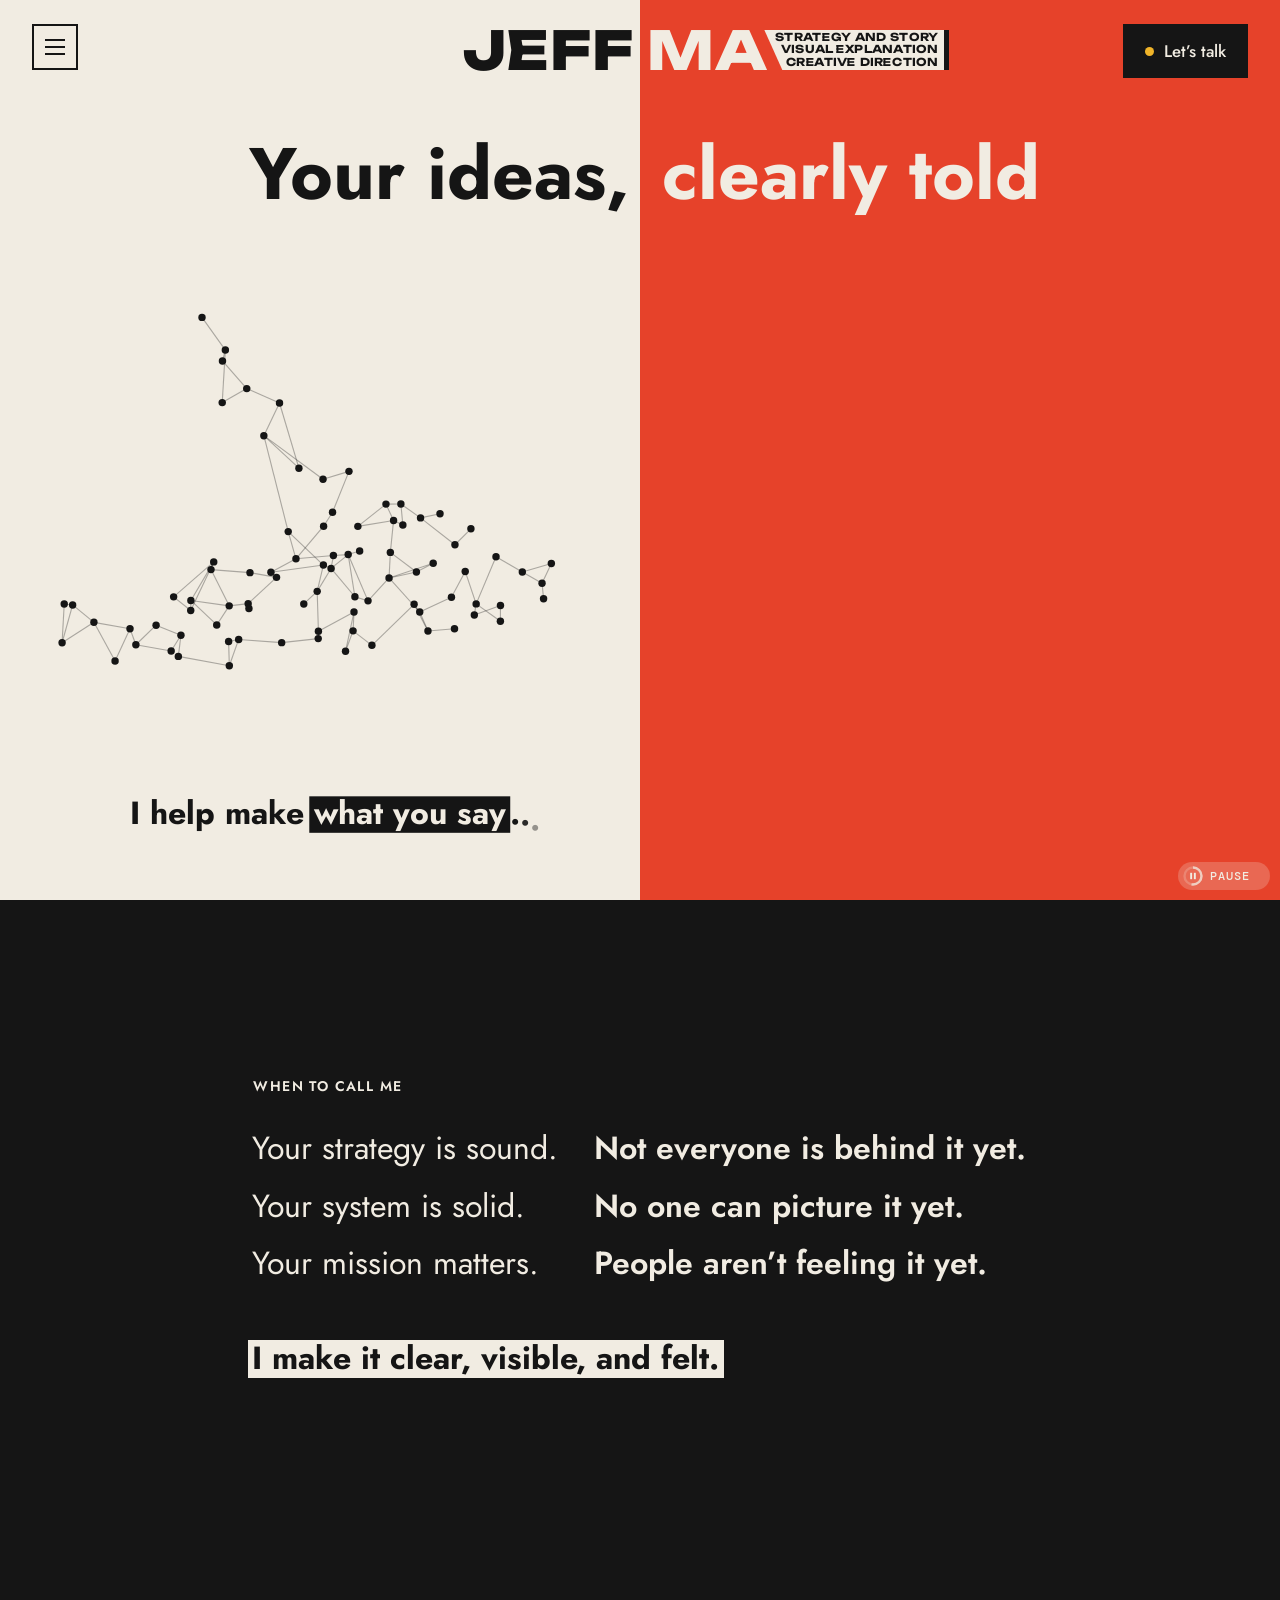
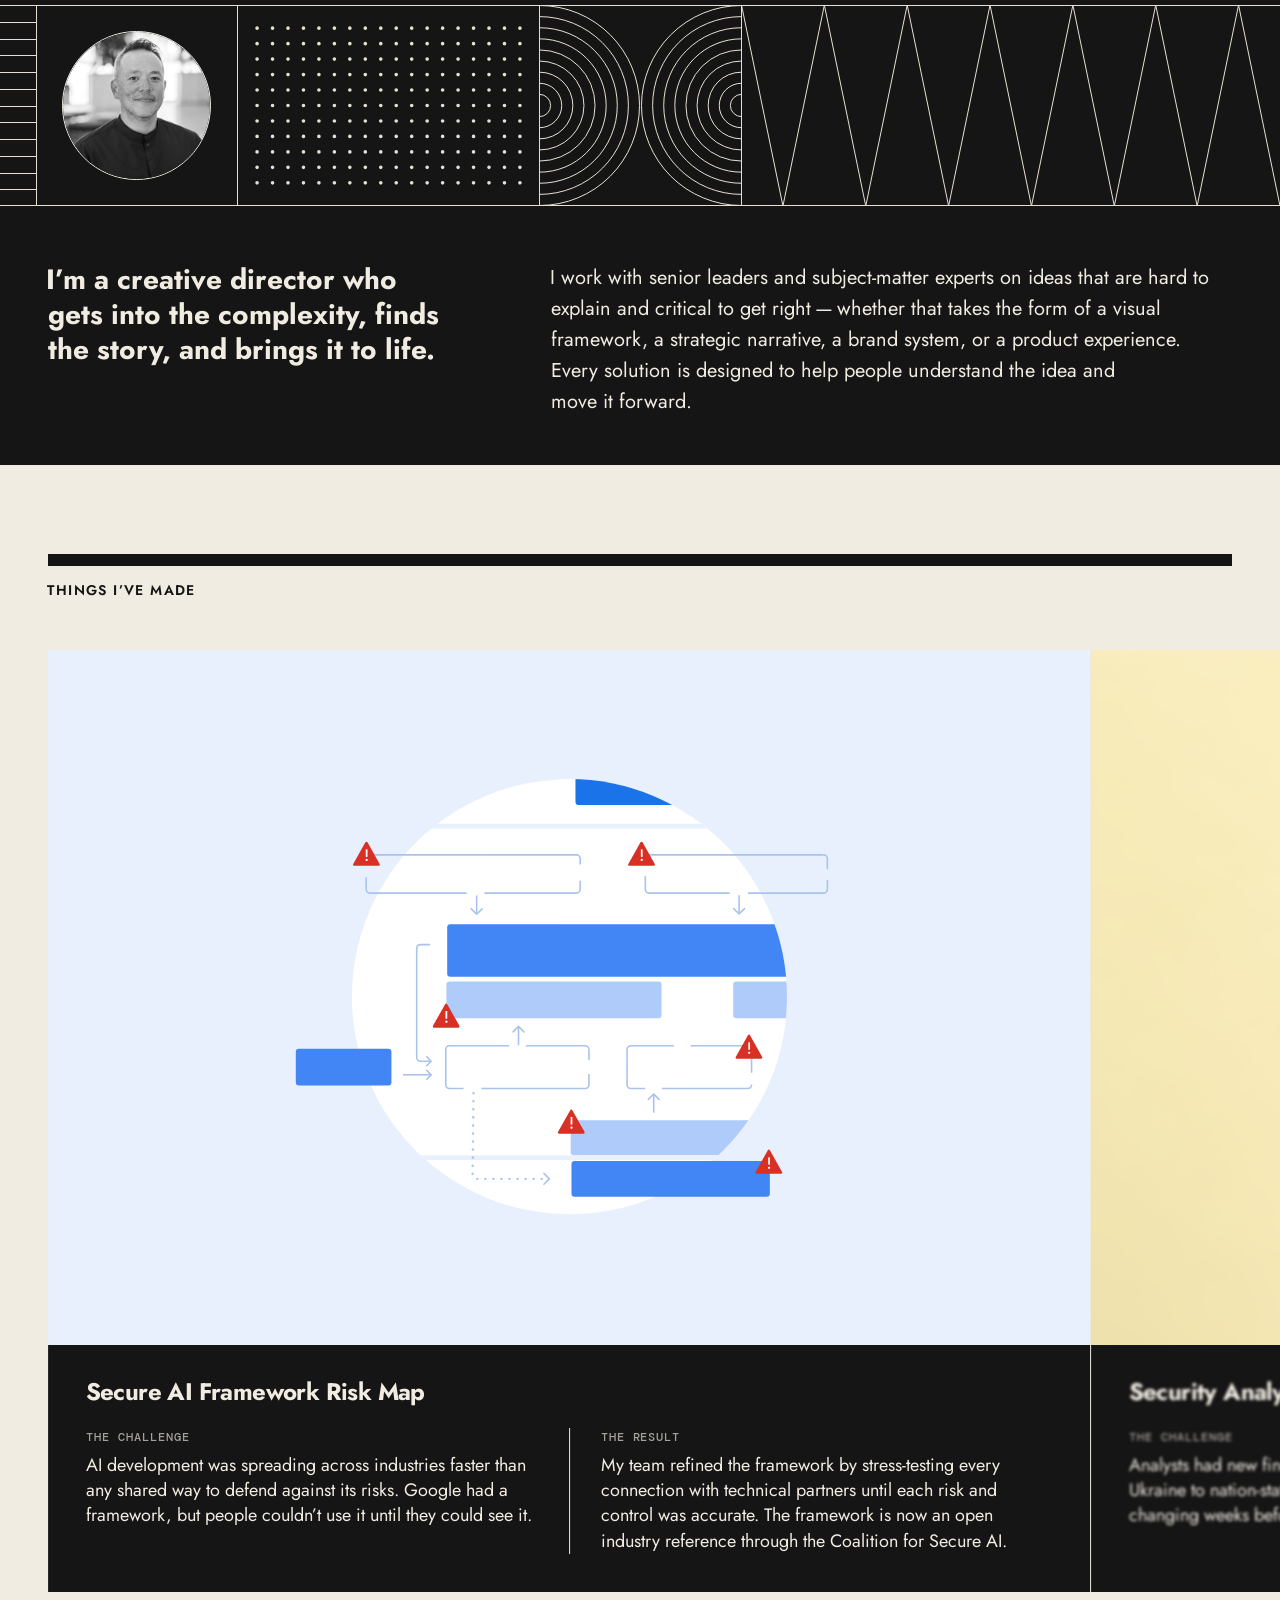
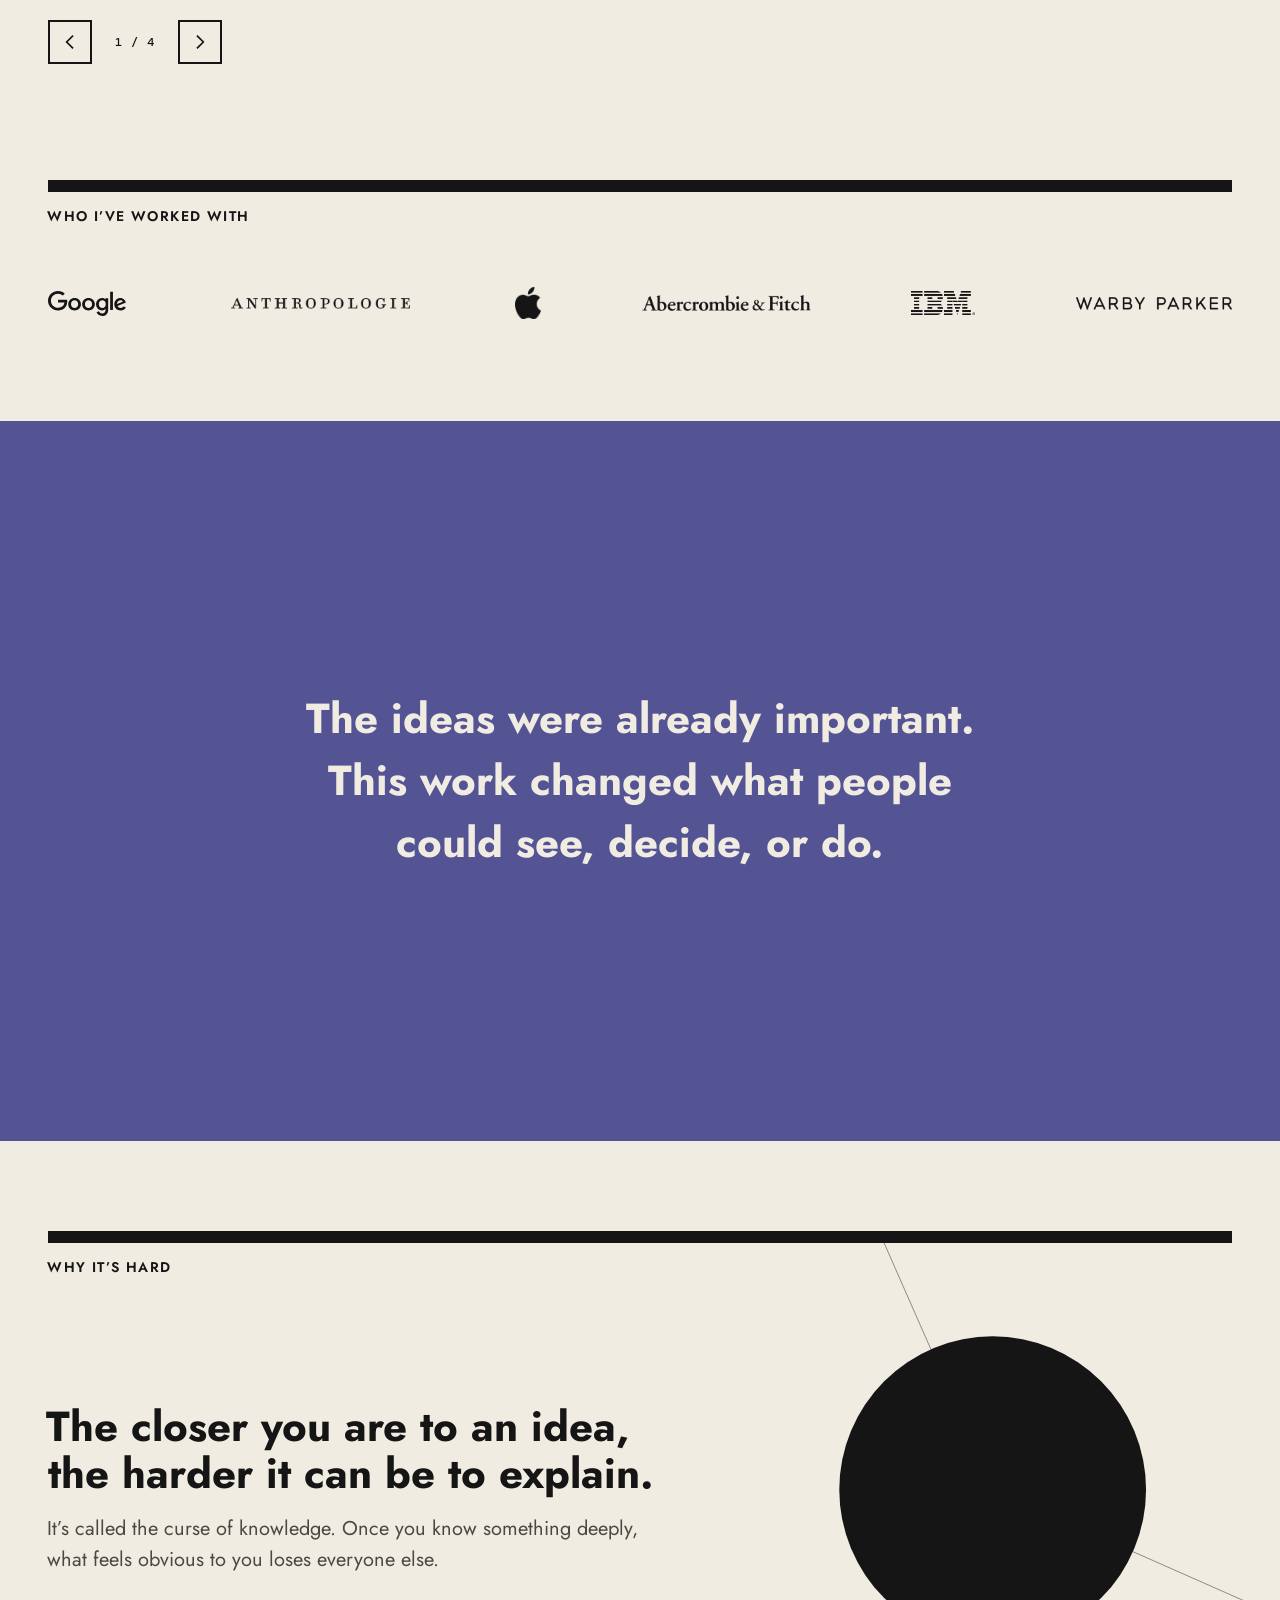
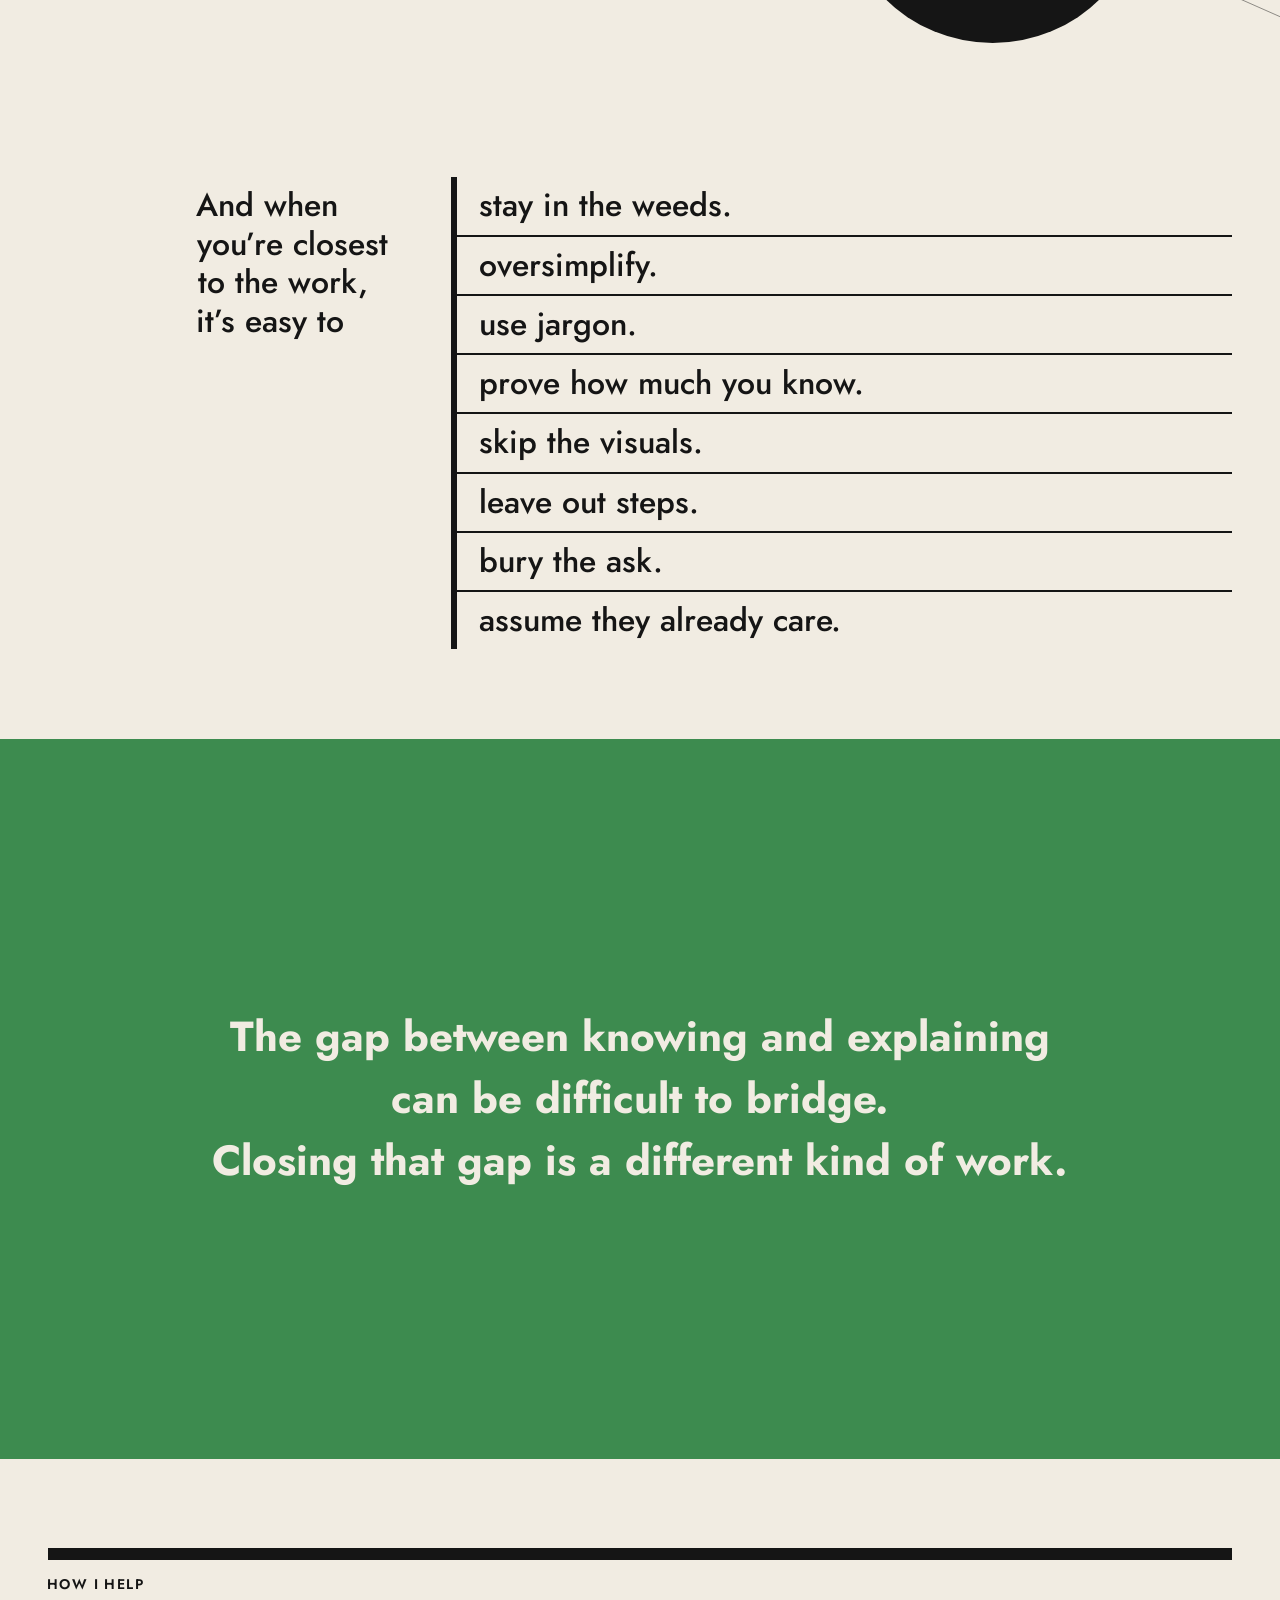
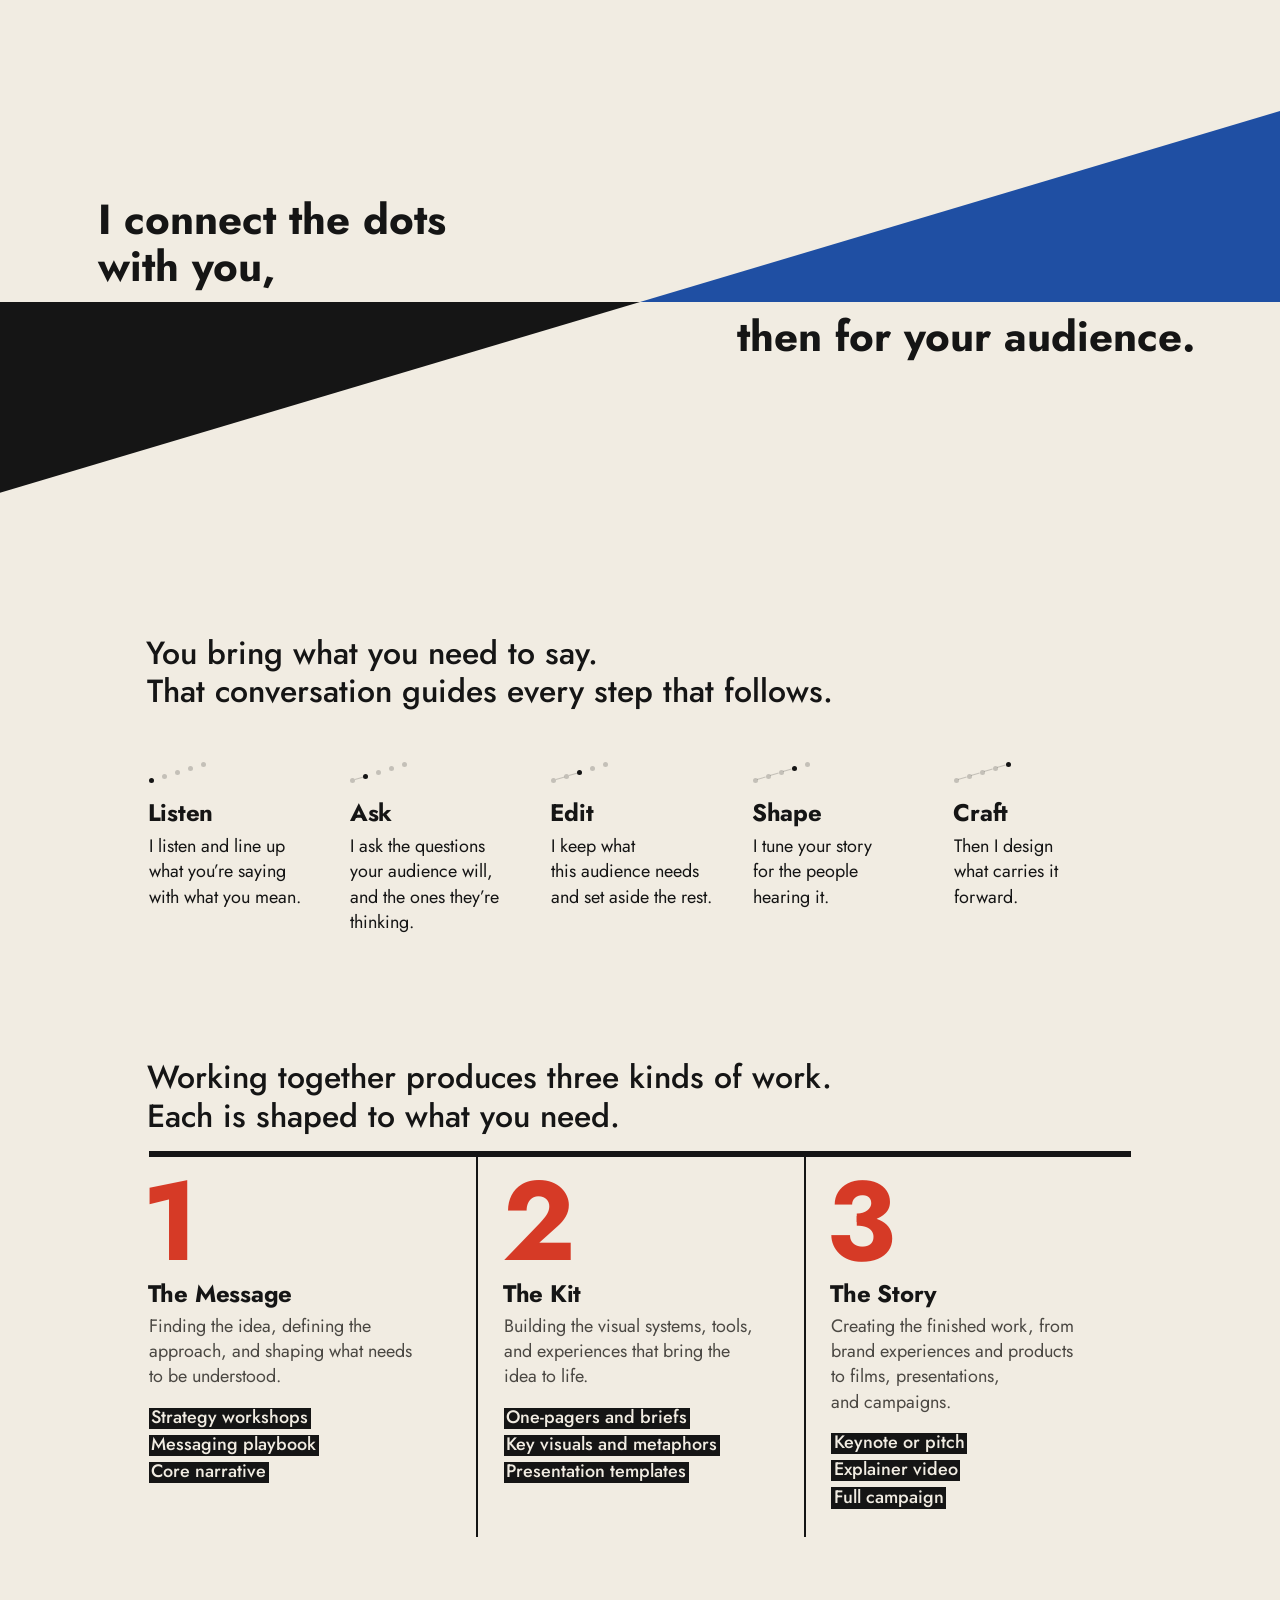
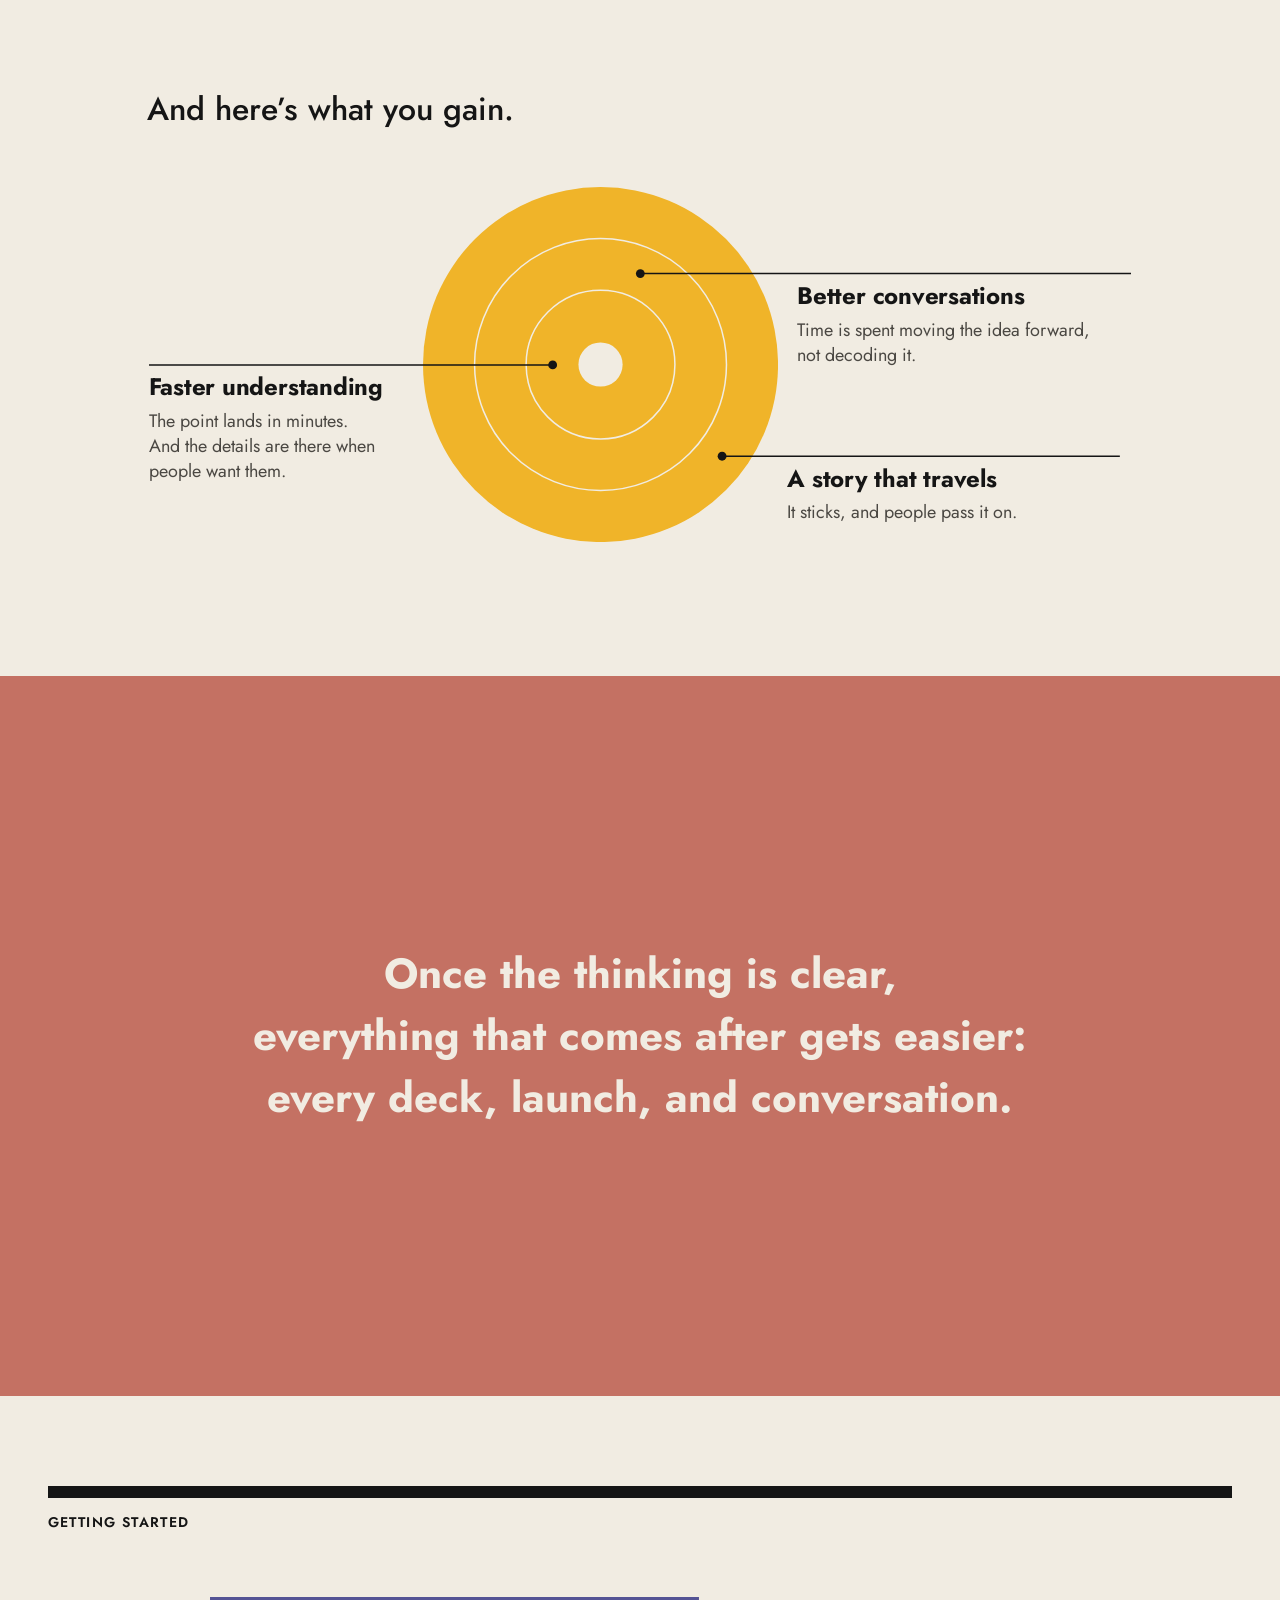
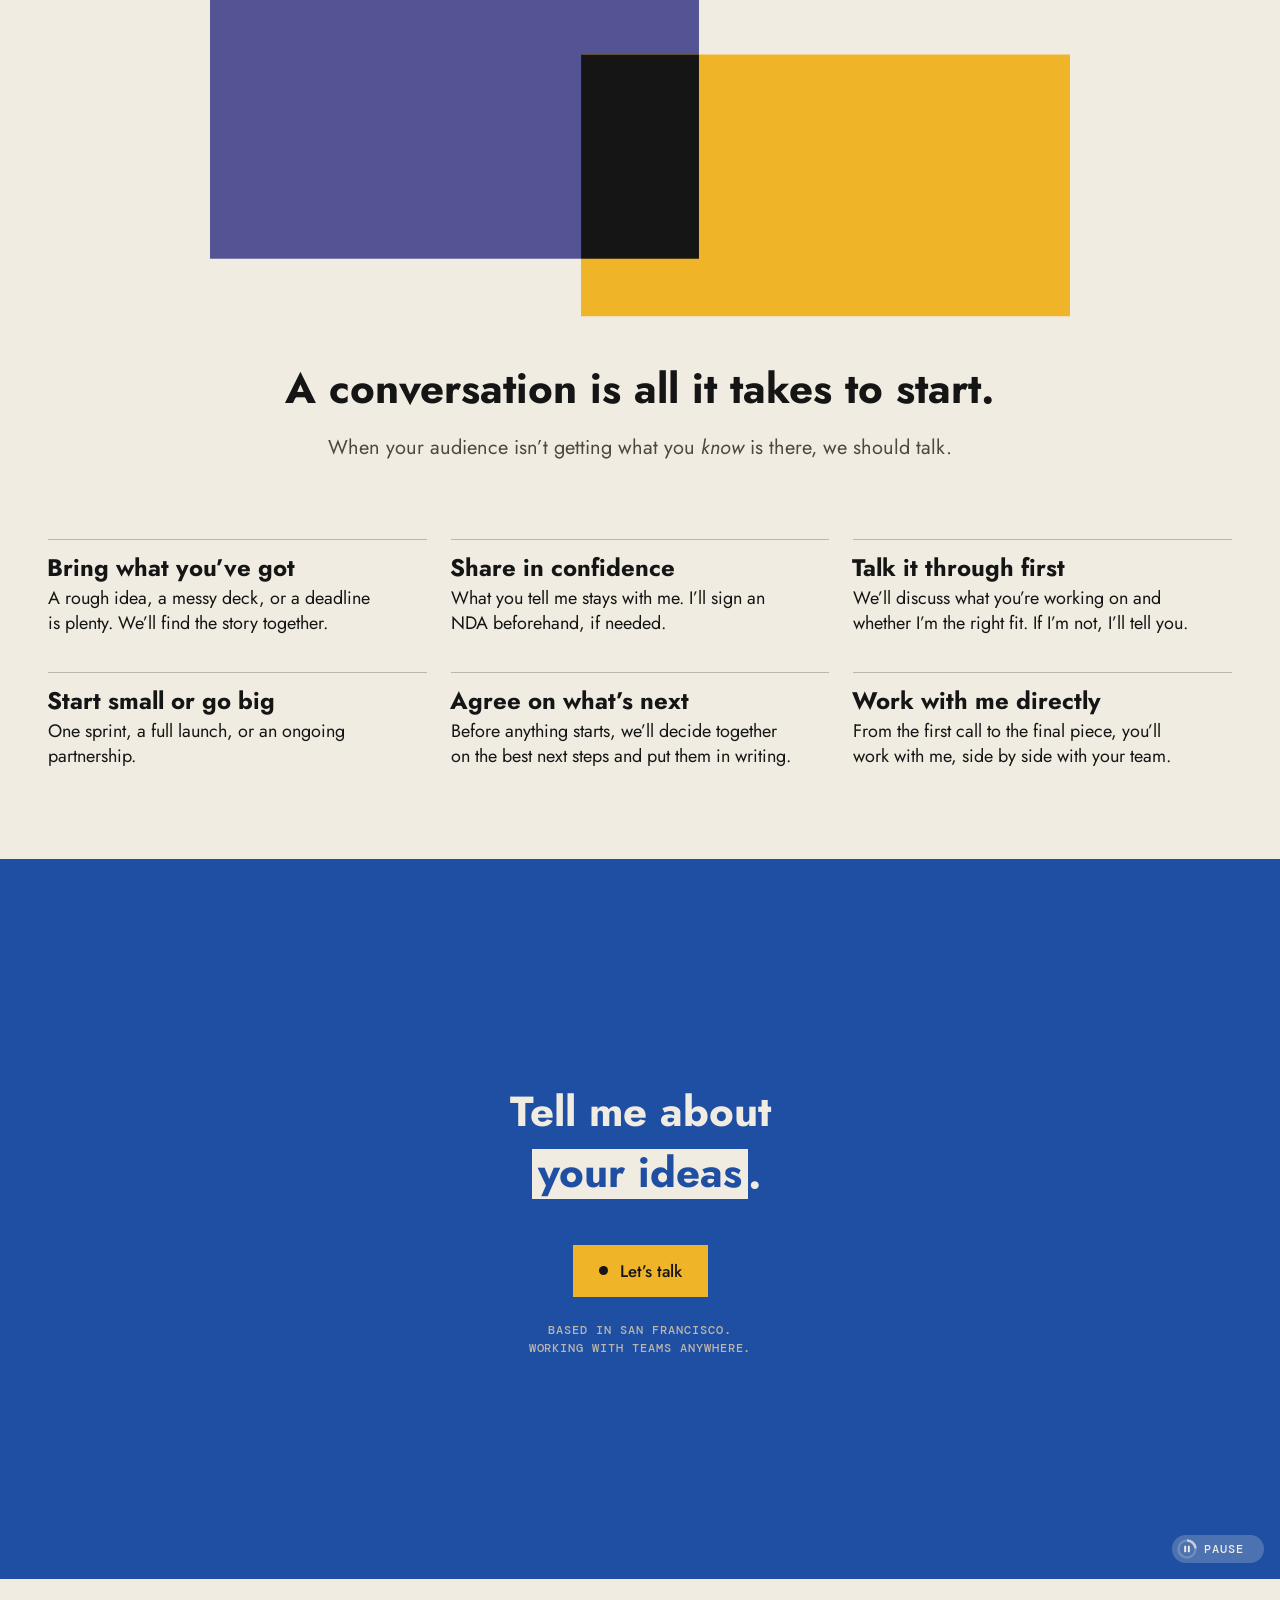
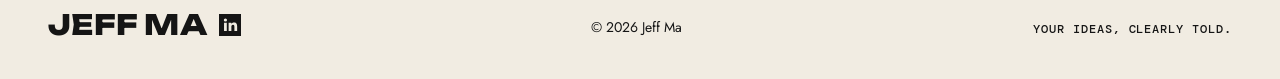
<file: index.html>
<!DOCTYPE html>
<html lang="en">
<head>
<meta charset="UTF-8">
<meta name="theme-color" content="#151515">
<meta name="viewport" content="width=device-width, initial-scale=1.0, viewport-fit=cover">
<script>/* Chrome on iPhone mis-sizes a page let under the notch (wider than what shows, its right edge cut off), so there it stays in the safe area. Safari runs under the notch, the colour to the screen's edges. */ if (/CriOS/.test(navigator.userAgent)){ document.querySelector('meta[name="viewport"]').setAttribute('content', 'width=device-width, initial-scale=1'); document.documentElement.classList.add('crios'); }</script>
<title>Jeff Ma — Independent Creative Director</title>
<meta name="description" content="Jeff Ma is a strategic creative director who helps experts explain complex, high-stakes ideas to the boards, executives, regulators, and audiences who need to act on them.">
<!-- Link previews. The ?v= on the image is a version: change it whenever the image changes, so sites fetch it again. -->
<meta property="og:type" content="website">
<meta property="og:site_name" content="Jeff Ma">
<meta property="og:title" content="Jeff Ma — Independent Creative Director">
<meta property="og:description" content="Jeff Ma is a strategic creative director who helps experts explain complex, high-stakes ideas to the boards, executives, regulators, and audiences who need to act on them.">
<meta property="og:url" content="https://majeff.com/">
<meta property="og:image" content="https://majeff.com/assets/og-image.png?v=20261102">
<meta property="og:image:width" content="1200">
<meta property="og:image:height" content="630">
<meta property="og:image:alt" content="Jeff Ma: strategy and story, visual explanation, creative direction">
<meta name="twitter:card" content="summary_large_image">

<link rel="icon" href="/favicon.ico" sizes="32x32">
<link rel="icon" type="image/png" href="/assets/favicon-32.png">
<link rel="apple-touch-icon" href="/assets/apple-touch-icon.png">
<link rel="preconnect" href="https://fonts.googleapis.com">
<link rel="preconnect" href="https://fonts.gstatic.com" crossorigin>
<link href="https://fonts.googleapis.com/css2?family=Jost:ital,wght@0,300..800;1,400..600&family=DM+Mono:wght@400;500&display=swap" rel="stylesheet">
<link href="https://fonts.googleapis.com/css2?family=Unbounded:wght@700;800&display=swap" rel="stylesheet">

<style>
  :root{
    /* Type scale: one size per level, each a third larger than the one below at full width (18, 24, 32, 42), all
       easing down together on narrow screens. Weights: 700 for headlines and titles, 500 for statements, 400 for reading. */
    --fs-headline:clamp(1.75rem, 1rem + 2.1vw, 2.625rem);      /* 28 → 42 */
    --fs-statement:clamp(1.375rem, 1rem + 1.25vw, 2rem);       /* 22 → 32 */
    --fs-title:clamp(1.2rem, 1rem + .65vw, 1.5rem);            /* 19 → 24 */
    --fs-lede:clamp(1.1rem, .95rem + .45vw, 1.25rem);          /* 18 → 20 */
    --fs-body:clamp(1rem, .9rem + .3vw, 1.125rem);             /* 16 → 18 */
    --fs-small:.875rem;                               /* 14 */
    --fs-label:.75rem;                                /* 12, DM Mono in capitals */
    --paper:#f1ece2;
    --paper-2:#e7e0d2;
    --ink:#151515;
    --ink-soft:#4b4843;
    --rule:#151515;
    --red:#d63a26;
    --purple:#545394;   /* the hero's blue-purple */
    --ochre:#b17f28;    /* the hero's ochre (yellow deepened for off-white type) */
    --red-deep:#e6422a; /* the hero's red, green and pink, as the section bars use them */
    --green:#3d8b4f;
    --pink:#c47163;
    --yellow:#f0b429;
    --blue:#1f4fa3;
    --maxw:1280px;
    --gutter:max(clamp(16px, 4vw, 48px), env(safe-area-inset-left, 0px), env(safe-area-inset-right, 0px));   /* phones on their side (Safari): the page runs under the notch, the colour to the screen's edges, the type kept clear of it */
    --sans:"Jost", "Futura", "Century Gothic", -apple-system, sans-serif;
    --mono:"DM Mono", ui-monospace, "SF Mono", Menlo, monospace;
  }

  *{box-sizing:border-box;}
  html{background:var(--ink); scroll-behavior:smooth; -webkit-text-size-adjust:100%; text-size-adjust:100%;}   /* black outside the page (a phone's side margins, the bounce past either end), so the paper reads as the page, not as a gap */   /* no text inflation on phones turned sideways: it would set the lockup's lines wider than their panel */
  /* Chrome on iPhone fills the strips beside the notch itself, with the page's background colour: the second paper there, the page itself kept on paper by a paper layer over the body. */
  .crios, .crios body{background-color:var(--paper-2);}
  .crios body{background-image:linear-gradient(var(--paper), var(--paper));}
  body{
    margin:0; background:var(--paper); color:var(--ink);
    font-family:var(--sans); font-size:var(--fs-body); line-height:1.55;
    -webkit-font-smoothing:antialiased; overflow-x:hidden;
  }
  a{color:inherit;}
  img{display:block; max-width:100%;}
  h1,h2,h3,p{margin:0;}
  h1,h2,h3{font-weight:700; letter-spacing:-0.025em; line-height:1.02;}

  .wrap{max-width:var(--maxw); margin:0 auto; padding:0 var(--gutter);}
  .label{
    font-family:var(--mono); font-size:0.75rem; font-weight:500;
    letter-spacing:0.08em; text-transform:uppercase;
  }

  /* ---------- Header: nav in the corners, name in the center ---------- */
  .site-header{position:relative; z-index:5;}
  .topbar{
    display:grid; grid-template-columns:1fr auto 1fr; align-items:start; gap:24px;
    padding-top:clamp(20px, 3vw, 36px); padding-bottom:14px;
  }
  .nav{display:flex; gap:28px; align-items:center; min-height:46px;}
  .nav-right{justify-content:flex-end;}
  .nav-role{margin:0; font-size:0.95rem; font-weight:500; white-space:nowrap;}   /* what I do, where the section links were */
  .nav-left{position:relative; gap:16px;}
  /* The menu button: three ink bars, square like everything else; they turn into an X when the menu is open. */
  .menu-btn{flex:none; display:grid; place-content:center; gap:5px; width:46px; height:46px; padding:0; border:2px solid var(--ink); background:var(--paper); cursor:pointer;}
  .menu-btn i{display:block; width:20px; height:2px; background:var(--ink); transition:transform .2s, opacity .2s;}
  .menu-btn:hover{background:var(--ink);} .menu-btn:hover i{background:var(--paper);}
  .menu-btn[aria-expanded="true"] i:nth-child(1){transform:translateY(7px) rotate(45deg);}
  .menu-btn[aria-expanded="true"] i:nth-child(2){opacity:0;}
  .menu-btn[aria-expanded="true"] i:nth-child(3){transform:translateY(-7px) rotate(-45deg);}
  .menu{position:absolute; top:calc(100% + 8px); left:0; z-index:20; display:flex; flex-direction:column; min-width:240px; padding:8px 0; background:var(--ink);}
  .menu[hidden]{display:none;}
  .menu a{padding:12px 20px; color:var(--paper); text-decoration:none; font-size:var(--fs-title); font-weight:700; line-height:1.15;}
  .menu a:hover, .menu a:focus-visible{background:var(--red); outline:none;}
  /* ---------- Contact overlay: paper, ink, square corners, the site's own type ---------- */
  /* In the menu it's an action, not a place: a paper button like the header's, set apart under a rule. */
  .menu .menu-talk{display:flex; align-items:center; gap:10px; margin:10px 20px 10px; padding:12px 18px; background:var(--paper); color:var(--ink); font-size:var(--fs-body); font-weight:500; position:relative;}
  .menu .menu-talk::before{content:""; width:9px; height:9px; border-radius:50%; background:var(--yellow); flex:none;}
  .menu .menu-talk::after{content:""; position:absolute; left:-20px; right:-20px; top:-11px; height:1px; background:color-mix(in srgb, var(--paper) 25%, transparent);}
  .menu .menu-talk:hover, .menu .menu-talk:focus-visible{background:var(--yellow); color:var(--ink);}
  .menu .menu-talk:hover::before, .menu .menu-talk:focus-visible::before{background:var(--ink);}
  .cdlg{width:min(600px, calc(100vw - 32px)); max-height:calc(100vh - 48px); padding:0; border:2px solid var(--ink); background:var(--paper); color:var(--ink); overflow:auto;}
  .cdlg::backdrop{background:color-mix(in srgb, var(--ink) 70%, transparent);}
  .cdlg-in{position:relative; padding:clamp(24px, 4vw, 40px);}
  .cdlg-x{position:absolute; top:12px; right:12px; width:44px; height:44px; padding:0; border:0; background:none; cursor:pointer;}
  .cdlg-x i{position:absolute; left:11px; top:21px; width:22px; height:2px; background:var(--ink); transform:rotate(45deg);} .cdlg-x i + i{transform:rotate(-45deg);}
  .cdlg-x:hover i{background:var(--red);}
  .cdlg-h{margin:0 48px 0 0; font-size:var(--fs-statement); font-weight:500; line-height:1.2; text-wrap:balance;}
  .cdlg-sub{margin:8px 0 24px; font-size:var(--fs-body); color:var(--ink-soft);}
  .cdlg-form .cdlg-h{margin-bottom:24px;}   /* no line under the form's title now: the fields start where it would have ended */
  .cf{display:block; margin-bottom:18px;}
  .cf .label{display:block; margin-bottom:6px; color:var(--ink-soft);}
  .cf input, .cf textarea{display:block; width:100%; box-sizing:border-box; padding:10px 12px; border:2px solid var(--ink); border-radius:0; background:#fff; color:var(--ink); font:400 var(--fs-body)/1.45 var(--sans);}
  .cf textarea{resize:vertical; min-height:5.5em;}
  .cf input:focus, .cf textarea:focus{outline:3px solid var(--yellow); outline-offset:0;}
  .cf ::placeholder{color:color-mix(in srgb, var(--ink-soft) 70%, transparent);}
  .cf-hint{display:block; margin-top:6px; font-size:var(--fs-small); color:var(--ink-soft);}   /* a note under its field, where people decide what to write */
  .cf-opt{margin-left:6px; text-transform:none; letter-spacing:0; font-family:var(--sans); font-size:var(--fs-small); font-weight:400;}
  .cf-row{display:grid; grid-template-columns:1fr 1fr; column-gap:16px;}
  .cf-hp{position:absolute; left:-9999px; width:1px; height:1px; opacity:0;}
  .cf-send{display:flex; align-items:center; gap:16px; flex-wrap:wrap; margin-top:6px;}
  .cf-send .btn{cursor:pointer; font-family:var(--sans);}
  .cf-status{margin:0; font-size:var(--fs-small); color:var(--ink-soft);}
  .cf-alt{margin:22px 0 0; padding-top:16px; border-top:1px solid color-mix(in srgb, var(--ink) 25%, transparent); font-size:var(--fs-small); color:var(--ink-soft);}
  .cf-alt a{color:var(--ink);}
  .cf-copy{margin-left:8px; padding:3px 8px; border:1px solid var(--ink); background:none; color:var(--ink); cursor:pointer;}
  .cf-copy:hover{background:var(--ink); color:var(--paper);}
  .cdlg-done .cdlg-sub{margin-bottom:0;}
  @media (max-width:639px){   /* phones: a full-screen sheet */
    .cdlg{width:100vw; max-width:none; height:100%; max-height:none; margin:0; border:0;}
    .cf-row{grid-template-columns:1fr;}
  }
  @media (max-width:520px){ .nav-role{white-space:normal; line-height:1.2; font-size:.85rem;} .nav-left{gap:10px;} }   /* phones: the role wraps beside the button */
  .nav a{text-decoration:none; font-size:0.95rem; font-weight:500;}
  .nav a.btn{font-size:1.05rem;}   /* the button keeps its own size, not the nav links' */
  .nav a:not(.btn):hover{text-decoration:underline; text-underline-offset:4px; text-decoration-thickness:2px;}
  .btn{
    display:inline-flex; align-items:center; gap:10px;
    background:var(--ink); color:var(--paper); text-decoration:none;
    padding:12px 20px; font-weight:500; font-size:1.05rem; border:2px solid var(--ink); white-space:nowrap; flex:none;   /* the closing band's "Let's talk" size */
    transition:background .2s, color .2s;
  }
  .btn:hover{background:var(--yellow); color:var(--ink); border-color:var(--yellow);}   /* as the closing band's "Let's talk": yellow, its dot turning ink */
  .btn:hover .dot{background:var(--ink);}
  .btn:hover, .cta-big:hover, .menu .menu-talk:hover{text-decoration:underline; text-decoration-thickness:2px; text-underline-offset:4px;}   /* the buttons' words underline on hover, as the nav links do */
  .btn .dot{width:9px; height:9px; border-radius:50%; background:var(--yellow);}
  .brand{text-align:center;}
  /* The lockup: what I do, in a paper panel after MA. All in em of the wordmark, measured from Unbounded 800:
     the panel is the caps' height (0.75em), its left edge runs parallel to the A's right stroke (0.45 across per 1 down),
     and the ink bar that ends it is as wide as the M's stem (0.22em). */
  .wm-panel{--h:.75em; display:inline-block; box-sizing:border-box; height:var(--h); overflow:hidden; vertical-align:baseline;   /* inline-block with overflow hidden: its bottom edge sits on MA's baseline */
    width:3.374em; margin-left:-.056em; padding:.0525em .11em .0475em 0; background:var(--paper);   /* clear of the A by 0.28em all the way down, a touch more than the A's right stroke */
    clip-path:polygon(0 0, 100% 0, 100% 100%, calc(.45 * var(--h)) 100%);
    font-family:"Unbounded", var(--sans); font-weight:700; font-size:1em; letter-spacing:0; text-transform:uppercase; color:var(--ink); -webkit-text-fill-color:var(--ink);}
  /* Unbounded's E bows in on its left side; here it is redrawn plain, from the font's own measurements (stem 0.196em,
     arms 0.168/0.15/0.168em, same advance), as a picture behind the real, transparent letter, so the text still reads and copies. */
  .ealt{display:inline-block; width:.7936em; height:.75em; overflow:hidden; vertical-align:baseline; letter-spacing:0; margin-right:var(--ls, 0);
    color:transparent; -webkit-text-fill-color:transparent; background:url("data:image/svg+xml,%3Csvg xmlns='http://www.w3.org/2000/svg' viewBox='0 0 793.6 750'%3E%3Cg fill='%23151515'%3E%3Crect x='47' y='0' width='196' height='750'/%3E%3Crect x='47' y='0' width='692' height='168'/%3E%3Crect x='47' y='300' width='663' height='150'/%3E%3Crect x='47' y='582' width='697' height='168'/%3E%3C/g%3E%3C/svg%3E") no-repeat 0 0 / 100% 100%; font-weight:inherit; line-height:1;}
  .wm-bar{display:inline-block; width:.1em; height:.75em; overflow:hidden; vertical-align:baseline; background:var(--ink);}   /* the bar that ends the panel: narrower than any stem (0.1em against the M's 0.22em), so it never reads as a letter of the name; outside the panel so it stays ink */
  @media (max-width:639px){ .wm-bar{display:none;} }
  /* Stacked, with no colour behind it, the lockup inverts: MA in outline, the panel in ink with paper type, the bar in outline. */
  /* MA's outline is drawn from Unbounded 800's own outlines (traced in em/1000, cap height 750, baseline 0) and stroked twice
     as thick as it shows, clipped to the letters: the stroke sits inside the paths, so the letters keep their size and their
     outside corners stay sharp; the joins are round, so the stroke's inner edge doesn't run to a spike in the acute corners. The real text stays under it, transparent, so it still reads and copies. */
  .ma-ol{display:none;}
  .s3-wm:not(.across) .s3-b{position:relative; color:transparent; -webkit-text-fill-color:transparent;}
  .s3-wm:not(.across) .ma-ol{display:block; position:absolute; left:0; top:0; width:2.252em; height:1.238em; overflow:visible; pointer-events:none;}   /* the span's content box: 0.994em ascent, 0.244em descent */
  .ma-ol path{fill:var(--paper); stroke:var(--ink); stroke-width:3px; stroke-linejoin:round; vector-effect:non-scaling-stroke;}
  .s3-wm:not(.across) .wm-panel{background:var(--ink); color:var(--paper); -webkit-text-fill-color:var(--paper);}
  .s3-wm:not(.across) .wm-panel .ealt{background-image:url("data:image/svg+xml,%3Csvg xmlns='http://www.w3.org/2000/svg' viewBox='0 0 793.6 750'%3E%3Cg fill='%23f1ece2'%3E%3Crect x='47' y='0' width='196' height='750'/%3E%3Crect x='47' y='0' width='692' height='168'/%3E%3Crect x='47' y='300' width='663' height='150'/%3E%3Crect x='47' y='582' width='697' height='168'/%3E%3C/g%3E%3C/svg%3E"); -webkit-text-fill-color:transparent;}
  .s3-wm:not(.across) .wm-bar{background:none; box-shadow:inset 0 0 0 1.5px var(--ink);}
  .wm-panel-in{display:flex; flex-direction:column; justify-content:space-between; align-items:flex-end; height:100%;}
  .wm-panel-in span{display:block; font-size:.205em; line-height:.86; white-space:nowrap; letter-spacing:var(--ls); margin-right:calc(-1 * var(--ls));}   /* the trailing tracking is taken back, so the ink ends flush */
  /* Each line tracked so it starts 0.16em in from the slanted edge, at its own height: the left edges follow the A's angle.
     The first line sits 0.03em further in: its round S, open at the top left, looks set out against the angle otherwise. */
  .wm-panel-in span:nth-child(1){--ls:.0292em;}   /* "Strategy and story": re-tracked so its ink starts where "Story and message" did */
  .wm-panel-in span:nth-child(2){--ls:.0199em;}
  .wm-panel-in span:nth-child(3){--ls:.0229em;}
  /* Under 1,060px the lockup and the header's "Let's talk" can't both fit, so the button gives way (it's in the menu, and the page ends on it).
     The lockup reaches 5.92em right of the wall, which sits mid-window; below about 760px the wordmark scales so it still fits,
     everything in the panel scaling with it, until the panel's type would drop under 10px. */
  @media (min-width:640px) and (max-width:1059px){ .s3-bar .nav-right .btn{display:none;} .s3-bar .wordmark .s3-wm{font-size:min(3.33rem, calc((50vw - 40px) / 5.92));} }
  /* Small: MA in solid ink, and what I do in a strip of its own under the name: one line, outlined in ink, its left edge and
     dividers at the A's angle (0.45 across per 1 down), closed by the same ink bar as the lockup. All in em of the strip's type. */
  .wm-services{display:none;}
  @media (max-width:639px){
    .wm-services{--h:1.4em; --b:max(1.25px, .09em); --bar:.4em; position:relative; display:flex; width:max-content; height:var(--h); box-sizing:border-box; margin:.6em auto 0; padding-right:var(--bar);
      background:var(--ink); clip-path:polygon(0 0, 100% 0, 100% 100%, calc(.45 * var(--h)) 100%);
      font:700 min(14px, calc((100vw - 32px) / 45.4))/1 "Unbounded", var(--sans); text-transform:uppercase; white-space:nowrap; color:var(--ink);}   /* as wide as the window allows, gutters kept */
    .wm-services::before{content:""; position:absolute; inset:0 var(--bar) 0 0; background:var(--paper);   /* the paper inside the outline: a rule all round (0.09em, as in the drawing, but never under 1.25px), measured square to the slanted edge */
      clip-path:polygon(calc(1.547 * var(--b)) var(--b), 100% var(--b), 100% calc(100% - var(--b)), calc(.45 * var(--h) + .647 * var(--b)) calc(100% - var(--b)));}
    .wm-services .sv{position:relative; display:block; padding:0 .45em 0 .5em; line-height:var(--h);}
    .wm-services .sv:first-child{padding-left:.85em;}   /* half the slant (0.315em) in from the corner, then the same 0.5em as after each divider */
    .wm-services .sv:last-child{padding-right:.5em;}
    .wm-services .sv + .sv::before{content:""; position:absolute; left:calc(-.5 * var(--b)); top:0; bottom:0; width:var(--b); background:var(--ink); transform:skewX(24.23deg);}   /* atan(0.45) */
  }
  /* Phones: the menu on the left and the lockup on the right of one row ("Let's talk" is in the menu). Under JEFF MA, the
     three lines of what I do in an outlined panel at a readable size, from the point of its slanted edge (under the J)
     to its ink bar (under the A's right point). Inside the rule it is the wide lockup's panel, scaled: the same height
     (0.75em of its own em, the lines' type being 0.205em), padding, tracking and slant. The script sizes the wordmark to the
     panel and places it (--pl, --ph). */
  @media (max-width:639px){
    .s3-topbar.topbar{grid-template-columns:auto minmax(0, 1fr); align-items:start; column-gap:16px;}
    .s3-topbar.topbar .nav-right{display:none;}
    .s3-topbar.topbar .brand{grid-column:2; grid-row:1; justify-self:end; text-align:right; padding-bottom:var(--ph, 0px);}
    .s3-bar .wm-services{display:none;}   /* the panel says it */
    .s3-bar .wordmark .s3-wm{font-size:calc(((.45 + 1.0966) * 1.5px + 3.474 * 11px / .205) / 5.674);}   /* the size the script will set (the panel's width over JEFF MA's ink, 5.674em), so the header doesn't jump while the page loads */
    .s3-bar .s3-wm .wm-panel{--bar:.1em; --b:1.5px; --h:calc(.75em + 2 * var(--b)); position:absolute; left:var(--pl, 0px); top:calc(100% + var(--pg, 6px)); width:calc((.45 + 1.0966) * var(--b) + 3.474em); height:var(--h); margin:0;
      padding:calc(var(--b) + .0525em) calc(var(--bar) + .11em) calc(var(--b) + .0475em) 0; box-sizing:border-box; display:block; overflow:visible; font-size:calc(var(--pf, 11px) / .205); text-align:right;
      background:var(--ink); color:var(--ink); -webkit-text-fill-color:var(--ink); clip-path:polygon(0 0, 100% 0, 100% 100%, calc(.45 * var(--h, 40px)) 100%);}
    .s3-bar .s3-wm .wm-panel::before{content:""; position:absolute; inset:0 var(--bar) 0 0; background:var(--paper);   /* the paper inside the outline, a 1.5px rule square to the slant */
      clip-path:polygon(calc(1.547 * var(--b)) var(--b), 100% var(--b), 100% calc(100% - var(--b)), calc(.45 * var(--h, 40px) + .647 * var(--b)) calc(100% - var(--b)));}
    .s3-bar .s3-wm .wm-panel .ealt{background-image:url("data:image/svg+xml,%3Csvg xmlns='http://www.w3.org/2000/svg' viewBox='0 0 793.6 750'%3E%3Cg fill='%23151515'%3E%3Crect x='47' y='0' width='196' height='750'/%3E%3Crect x='47' y='0' width='692' height='168'/%3E%3Crect x='47' y='300' width='663' height='150'/%3E%3Crect x='47' y='582' width='697' height='168'/%3E%3C/g%3E%3C/svg%3E"); -webkit-text-fill-color:transparent;}
    .s3-bar .wm-panel-in{position:relative;}
  }
  .wm-role{display:block; color:var(--ink-soft); margin-top:14px;}

  /* Wordmark: JEFF MA, set in Unbounded. */
  .wordmark{display:block; text-decoration:none; text-align:center;}
  .wm{
    display:inline-block; font-family:"Unbounded", var(--sans); font-weight:800; line-height:1;
    font-size:clamp(2rem, 8.9vw, 3.33rem); letter-spacing:0.01em; white-space:nowrap;
  }
  .wm-sm{font-size:1.3rem;}
  .wm-sm{font-size:1.75rem;}

  @media (max-width:700px){
    .topbar{grid-template-columns:1fr 1fr; row-gap:18px;}
    .topbar .brand{grid-column:1 / -1; grid-row:2;}
    .nav{gap:20px;}
  }

  /* ---------- Thread rail (desktop) ---------- */
  .rail{
    position:fixed; left:22px; top:50%; transform:translateY(-50%);
    z-index:10; display:none;
  }
  /* Hidden for now: */ /* @media (min-width:1180px){ .rail{display:block;} } */
  .rail ol{list-style:none; margin:0; padding:12px 10px; position:relative; background:var(--paper); border:2px solid var(--ink);}
  .rail ol::before{
    content:""; position:absolute; left:16px; top:19px; bottom:19px; width:2px; background:var(--paper-2);
  }
  .rail .fill{position:absolute; left:16px; top:19px; width:2px; background:var(--ink); height:0; transition:height .3s;}
  .rail li{position:relative; height:38px;}
  .rail a{display:flex; align-items:center; gap:12px; text-decoration:none;}
  .rail .pip{
    width:14px; height:14px; border-radius:50%; background:var(--paper);
    border:2px solid var(--ink); position:relative; z-index:1; transition:background .25s, transform .25s;
  }
  .rail li.done .pip{background:var(--ink);}
  .rail li.active .pip{background:var(--red); border-color:var(--red); transform:scale(1.25);}
  .rail li:last-child{height:14px;}
  .rail .rl{position:absolute; left:34px; opacity:0; transform:translateX(-4px); transition:opacity .2s, transform .2s; white-space:nowrap; background:var(--ink); color:var(--paper); padding:3px 8px;}
  .rail a:hover .rl, .rail a:focus-visible .rl{opacity:1; transform:none;}

  /* Sketch 3 (for review): the first screen as one frame with a wall */
  .s3{height:100vh; height:100svh;}
  .s3-frame{position:relative; height:100%; background:var(--paper); overflow:hidden;}
  .s3-frame canvas{position:absolute; inset:0; width:100%; height:100%; display:block;}
  .s3-bar{position:relative;}   /* no z-index: it paints over the canvas by source order, and stays in the canvas's layer so the lockup panel can blend with it */
  .s3-topbar{padding:clamp(14px, 2vw, 24px) max(clamp(16px, 2.5vw, 32px), env(safe-area-inset-right, 0px)) 0 max(clamp(16px, 2.5vw, 32px), env(safe-area-inset-left, 0px));}
  /* JEFF MA straddles the wall: JEFF in ink on the off-white, MA in paper on the colour.
     The script shifts it (--shift) so the space between the words sits on the wall. */
  .s3-wm{position:relative; left:var(--shift, 0px);}   /* left, not transform: a transform would isolate the panel's blend from the canvas */
  /* The title, for screen readers; on screen the hero's script draws it at the foot of the hero, either side of the wall. */
  .wm-tag{margin:clamp(10px, 1.4vw, 18px) 0 0; width:max-content; margin-inline:auto; white-space:nowrap; color:transparent;
    font-size:clamp(1.3rem, 3vw, 2.6rem); font-weight:700; line-height:1.05; letter-spacing:-0.01em;}   /* the page's main statement: above the madlib in size and weight */
  /* MA is paper where the colour is behind it and ink where there is none yet (--x0/--x1: the colour's left and right edges). */
  .s3-wm.across .s3-b{background-image:linear-gradient(90deg, var(--ink) var(--x0, 0px), var(--paper) var(--x0, 0px), var(--paper) var(--x1, 999px), var(--ink) var(--x1, 999px)); -webkit-background-clip:text; background-clip:text; color:transparent;}
  .s3-controls{position:absolute; right:max(10px, env(safe-area-inset-right, 0px)); bottom:10px; z-index:1; display:flex; gap:6px;}
  .s3-tag{padding:5px 10px; background:var(--ink); color:var(--paper); border:0; cursor:pointer;}
  .motion-toggle{display:inline-flex; align-items:center; gap:7px;}
  /* A pill of translucent off-white on the colour band: it takes on whatever colour is behind it, never one of its own. */
  .s3-tag.motion-toggle{padding:4px 12px 4px 5px; border-radius:999px; background:color-mix(in srgb, var(--paper) 22%, transparent); color:var(--paper);}
  .s3-tag.motion-toggle:hover, .s3-tag.motion-toggle:focus-visible{background:color-mix(in srgb, var(--paper) 34%, transparent);}
  .motion-toggle svg{width:20px; height:20px; fill:currentColor; flex:none; overflow:visible;}
  .motion-toggle span{display:inline-block; min-width:calc(6ch + 6 * .08em); text-align:left;}   /* as wide as "Replay", the longest word (DM Mono, six letters plus their spacing), so the pill keeps one size; shorter words leave the room on the right */
  /* The progress ring around the icon: fills clockwise from 12 o'clock until the left box next changes, then starts over. */
  .motion-toggle circle{fill:none; stroke:currentColor; stroke-width:2.4;}
  .motion-toggle .trk{opacity:.22;}
  .motion-toggle .bar{opacity:.7; stroke-dasharray:0 100; transform:rotate(-90deg); transform-origin:10px 10px;}
  .motion-toggle.no-ring circle{display:none;}
  /* Finished: the ring itself becomes the replay arrow, an open circle with its head at the gap. */
  .motion-toggle .rhead{display:none;}
  .motion-toggle.is-replay .rhead{display:inline;}
  .motion-toggle.is-replay .bar{stroke-dasharray:85 100 !important; opacity:1;}
  .motion-toggle.is-replay .trk{display:none;}
  .s3-tag:hover{background:var(--red);}
  .s3-tag:focus-visible{outline:2px solid var(--paper); outline-offset:2px;}
  @media (orientation: portrait){ .s3-controls{bottom:auto; top:calc(58% + 10px);} }   /* clear of the centred headline */
  @media (orientation: portrait) and (max-width:639px){ .s3-controls{top:auto; right:var(--hm, 16px); bottom:var(--hm, 16px);} }   /* phones: in the colour's lower right corner, on the header's margin */
  /* The sub-headline, just below the hero: paper type on an ink band. */
  .hero-after{background:var(--ink); border:6px solid var(--ink); text-align:center; padding-block:clamp(96px, 13.5vw, 192px); display:flex; flex-direction:column; justify-content:center;
    min-height:calc(2 * clamp(96px, 13.5vw, 192px) + 3 * 1.12 * var(--fs-headline));}   /* as tall as a payoff band (its padding and three headline lines), the line centred in it */
  /* When to call: what the reader got right, then who hasn't caught up, each half on its own column; then the turn
     across both. The block is centred in the band, its type flush left. */
  .symp{width:fit-content; max-width:100%; margin-inline:auto; text-align:left;}
  .band-mark{margin:0 0 clamp(24px, 3vw, 36px); font-family:var(--sans); font-weight:600; font-size:var(--fs-small); letter-spacing:.1em; color:var(--paper);}   /* set like the section labels */
  .symptoms{list-style:none; margin:0; padding:0; display:grid; grid-template-columns:auto auto; column-gap:clamp(24px, 3vw, 48px); row-gap:.6em; font-size:var(--fs-statement); font-weight:600; line-height:1.2; color:var(--paper);}
  .symptoms li{display:contents;}
  .symptoms li span{white-space:nowrap;}
  .symptoms li span:first-child{font-weight:400;}   /* what they got right, in Regular; who hasn't caught up, in SemiBold */
  @media (max-width:1023px){   /* too narrow for two columns: each pair stacks */
    .symptoms{display:block;}
    .symptoms li{display:block;}
    .symptoms li + li{margin-top:1em;}
    .symptoms li span{display:block;}
  }
  .hero-sub{margin:1.75em 0 0; font-size:var(--fs-statement); font-weight:700; line-height:1.2; color:var(--paper);}   /* the turn: the lines' size, in Bold */
  .turn-box{display:inline-block; line-height:1.1; text-indent:0; margin-left:-.14em; background:var(--paper); color:var(--ink); padding:.02em .14em .06em; -webkit-box-decoration-break:clone; box-decoration-break:clone;}   /* knocked out of a madlib box: on ink the box is paper, as in the closing band; set like the madlib box, its height from a 1.1 line. The box hangs out by its padding, so its words align with the lines above; as a block of its own it would inherit the line's optical indent and pull the I in twice, so it takes none */
  /* A short first-person intro with a small portrait, left-aligned. */
  /* A layer under the sub-headline: a band in the border's ink, type knocked out, a black-and-white photo. */
  .intro-band{background:var(--ink); padding-block:clamp(28px, 4vw, 48px); position:relative; box-shadow:0 -1px 0 var(--ink); scroll-margin-top:clamp(32px, 5vw, 72px);}   /* the menu's Introduction stops with a little of the ink band above it in view */   /* the shadow covers the seam where it meets the ink above on a fractional pixel */
  /* The rules framing the photo's row. Drawn by the script. */
  .intro-frame{position:absolute; left:0; top:0; width:100%; pointer-events:none;}
  .intro-band > .intro{position:relative;}
  .intro{display:flex; align-items:center; justify-content:center; gap:clamp(16px, 2.5vw, 28px);}
  /* The ring sits on a wrapper; the photo is scaled up a touch inside it so its soft circular edge is cropped away and no dark hairline shows. */
  .intro-photo{flex:none; display:block; width:clamp(90px, 11.2vw, 134px); aspect-ratio:1; border-radius:50%; overflow:hidden; border:1px solid var(--paper);}
  .intro-photo img{display:block; width:100%; height:100%; transform:scale(1.04); filter:grayscale(1) contrast(1.05);}
  /* Narrower screens: one column, the photo, then the bold line, then the paragraph. */
  @media (max-width:860px){ .intro{display:grid; justify-content:stretch; justify-items:start; gap:clamp(16px, 3vw, 24px);} .intro .intro-text{display:contents;} .intro .intro-hello{margin-top:clamp(16px, 4vw, 24px); font-size:calc(var(--fs-lede) * 1.25); line-height:1.25; text-wrap:balance;} }   /* more space between the dots and the type than between the type's two parts */
  .intro-text{min-width:0; display:grid; gap:6px;}
  .intro p{margin:0; max-width:30em; text-align:left; font-size:var(--fs-lede); line-height:1.55; color:var(--paper); text-wrap:pretty;}   /* pretty: no one-word last lines */
  .intro .intro-hello{font-weight:700;}   /* the Lede below it, in bold */
  /* Wider screens: two columns on the page's twelve. The photo and the bold line in columns 1–5, the paragraph in 6–12, its first
     line level with the bold line's. The copy flows freely in its column. */
  @media (min-width:861px){
    .intro{display:grid; grid-template-columns:repeat(12, minmax(0, 1fr)); column-gap:var(--col-gap); row-gap:clamp(40px, 4.4vw, 64px); align-items:start; justify-content:stretch;}
    .intro .intro-text{display:contents;}
    .intro-photo{grid-column:1 / span 2; grid-row:1; width:100%; max-width:176px;}
    .intro .intro-hello{grid-column:1 / span 5; grid-row:2; max-width:none; font-size:calc(var(--fs-lede) * 1.4); line-height:1.25; text-wrap:balance;}
    .intro .intro-lines{grid-column:6 / -1; grid-row:2; max-width:none;}
  }
  /* Section 01's story: the headline, the lede and nine compositions share a
     three-column grid, from the expert's web (top right) through seven near
     misses to the finished ring (bottom right, dark). Drawn by the script. */
  /* Section 01: the headline, then the list beside the expert's map, then the
     second half of the headline and the lede. Hovering (or choosing) an item
     in the list turns the map into that mistake. Drawn by the script. */
  .story{display:grid; grid-template-columns:minmax(200px, 1fr) minmax(0, 2.6fr); column-gap:clamp(24px, 4vw, 56px);
    grid-template-areas:"l1 l1" "list art" "l2 l2" "ld ld"; --gap-head:clamp(24px, 3vw, 40px);}
  /* The headline is set like the hero's: Jost bold, tight leading. Both halves sit the same distance from the graphic. */
  .story-h{display:contents;}
  .st-l1, .st-l2{font-size:var(--fs-headline); font-weight:700; line-height:1.12; letter-spacing:0; text-wrap:balance; text-align:center;}
  .st-l1{grid-area:l1; margin-bottom:var(--gap-head);}
  .st-l2{grid-area:l2; margin-top:var(--gap-head);}
  .story .st-ld{grid-area:ld; margin:14px auto 0; text-align:center;}
  .st-art{grid-area:art; min-width:0; aspect-ratio:3 / 2;}
  .st-art canvas{display:block; width:100%; height:100%;}
  .st-list{grid-area:list; align-self:center; min-width:0;}
  .st-list .label{margin-bottom:12px;}
  .st-list ul{list-style:none; margin:0; padding:0; border-top:1px solid color-mix(in srgb, var(--rule) 30%, transparent);}
  .st-list li{border-bottom:1px solid color-mix(in srgb, var(--rule) 30%, transparent);}
  .st-list button{display:flex; justify-content:space-between; align-items:center; gap:12px; width:100%; padding:11px 0; background:none; border:0; cursor:pointer; text-align:left;
    font-family:var(--mono); font-size:var(--fs-label); letter-spacing:.08em; text-transform:uppercase; color:var(--ink-soft); transition:color .2s;}
  .st-list button::after{content:"→"; opacity:0; transform:translateX(-4px); transition:opacity .2s, transform .2s;}
  .st-list button:hover, .st-list button[aria-pressed="true"]{color:var(--ink);}
  .st-list button:hover::after, .st-list button[aria-pressed="true"]::after{opacity:1; transform:none;}
  .st-list button:focus-visible{outline:2px solid var(--purple); outline-offset:2px;}
  @media (max-width:760px){
    .story{grid-template-columns:minmax(0, 1fr); grid-template-areas:"l1" "art" "list" "l2" "ld";}
    .st-list{margin-top:16px;}
  }
  /* Section 01, sketch 2: a zoomed-in slice of the expert's map moving
     slowly, the headline, the lede, the bad explanations, the turn, and three
     colour blocks, one shape each. */
  .sec-sketch{position:absolute; top:clamp(48px, 7vw, 96px); right:var(--gutter); z-index:2; padding:5px 10px; background:var(--ink); color:var(--paper); border:0; cursor:pointer;}
  .sec-sketch:hover{background:var(--red);}
  .sec-sketch:focus-visible{outline:2px solid var(--purple); outline-offset:2px;}
  .story2{text-align:center;}
  /* The banner keeps the content's 16:5 shape, but its canvas runs the full width of the window, so the lines bleed off both edges. */
  .s2-zoom{position:relative; aspect-ratio:16 / 5; margin-bottom:clamp(24px, 4vw, 48px);}
  .s2-zoom canvas{position:absolute; top:0; left:50%; width:100vw; height:100%; transform:translateX(-50%); display:block;}
  /* Side by side from tablet width: text in columns 1–7, the dot in 8–12 with its line running out to the window's edge. */
  @media (min-width:761px){
    #opportunity .chapter-head{margin-bottom:0;}   /* its label is hidden, so no gap under it */
    #opportunity{overflow-x:clip;}   /* the dot's line runs off the window's edge without making the page scroll sideways */
    .s2-intro{margin-top:clamp(12px, 4vw, 56px); display:grid; grid-template-columns:repeat(12, minmax(0, 1fr)); column-gap:var(--col-gap); align-items:center; text-align:left;}
    .s2-intro-text{grid-column:1 / span 7; grid-row:1;}
    .s2-intro .s2-zoom{grid-column:8 / -1; grid-row:1; aspect-ratio:1 / 1; margin:-30% 0;}   /* overhangs above and below, so the text, not the dot, sets the row's height */
    .s2-intro .s2-zoom canvas{left:0; width:calc(100% + var(--gutter)); transform:none;}
    .s2-intro .s2-h{text-wrap:balance;}   /* phrases flow and balance: two lines when wide, three when narrower */
    .story2 .s2-intro .s2-p{margin:16px 0 0; max-width:34em;}
  }
  #opportunity{overflow-x:clip;}   /* keep the full-width canvas from adding a sideways scroll */
  .chapter .s2-h{font-size:var(--fs-headline); font-weight:700; line-height:1.12; letter-spacing:0; max-width:none;}
  .s2-h > span{display:block; text-wrap:balance;}
  .s2-h.s2-h-flow > span{display:inline;}   /* this one's phrases flow and balance instead of taking a line each */
  .s2-h.s2-h-flow{text-wrap:balance;}
  .s2-h .nw{white-space:nowrap;}   /* phrases stay together when a line wraps */
  @media (max-width:340px){ .s2-h .nw-wide{white-space:normal;} }   /* the narrowest phones: a long phrase may break at its inner seam */
  /* Other sections open the same way as section 01: the headline and lede centred. */
  .sec-intro{text-align:center;}
  .sec-intro .lede{max-width:38em; margin:16px auto 0; text-wrap:balance;}
  /* The turn, set like the headline. */
  /* The payoff: a section's closing line in headline type, knocked out of a full-width band of solid colour.
     It recurs: green in section 01, salmon pink in section 02. Set the colour with --payoff. */
  .payoff{margin-top:clamp(48px, 7vw, 96px); margin-bottom:calc(-1 * clamp(48px, 7vw, 96px)); margin-inline:calc(50% - 50vw); background:var(--payoff, var(--green)); padding:clamp(96px, 13.5vw, 192px) var(--gutter); text-align:center;}   /* full window width, and it ends its section: no padding under it */
  .payoff{min-height:80svh; display:flex; flex-direction:column; justify-content:center;}   /* TRIAL: each payoff at least 80% of a screen tall, its words centred in it (svh: the screen with the browser's bars showing) */
  .payoff > p:first-child{max-width:24em; margin:0 auto; color:var(--paper); font-size:min(var(--fs-headline), calc((100vw - 32px) / 13.6)); font-weight:700; line-height:calc(1.4525em + 1px); letter-spacing:0; text-wrap:balance;}   /* Jost's selection highlight is 1.4525em tall: lines sit so a highlighted line clears the next by 1px */
  .payoff > p:first-child span{white-space:nowrap;}   /* lines break between phrases, never inside one; on the narrowest phones the type shrinks a touch so the longest phrase still fits */
  .payoff > p:first-child .pl{white-space:normal;}   /* a line group: on wider screens each starts a new line; its phrases may wrap apart on phones */
  @media (min-width:701px){ .payoff > p:first-child .pl{display:block;} .payoff > p:first-child:has(.pl){max-width:none;} .payoff .only-narrow{display:none;} }
  @media (max-width:700px){ .payoff .only-wide{display:none;} }
  .payoff .only-widest{display:none;}   /* a break for the widest screens only, where the line would otherwise run on */
  @media (min-width:1200px){ .payoff .only-widest{display:inline;} }
  #work .payoff > p:first-child{text-wrap:wrap;}   /* the work's payoff: on phones its phrases fill each line in order (“what people could see,”), rather than balancing into an orphaned “what people” */
  .payoff-lines > p:first-child .pl{display:block;}   /* each sentence starts a new line at every width; on phones a sentence wraps between its phrases */   /* phones: “every deck,” closes the line above instead */
  @media (max-width:760px){ .payoff > p:first-child .pk > span{display:block;} }
  .story2 .s2-p{max-width:38em; margin:16px auto 0; text-wrap:balance;}
  @media (max-width:640px){ .br-lede{display:none;} }   /* narrow screens: let the lede wrap evenly instead */
  .s2-grid{display:grid; grid-template-columns:repeat(4, minmax(0, 1fr)); gap:6px; margin:clamp(44px, 6vw, 80px) 0 clamp(20px, 3vw, 32px);   /* more room under the lede */
    grid-template-areas:"t1 t2 t3 t4" "t9 mid mid t10" "t5 t6 t7 t8";}
  .s2-mid{grid-area:mid; align-self:center; justify-self:center; display:flex; flex-direction:column; align-items:center; gap:clamp(10px, 1.5vw, 16px); padding:0 12px;}
  .s2-ends{width:clamp(150px, 18vw, 240px);}   /* the expert's web and the finished ring: where it starts and where it ends */
  .s2-ends svg{display:block; width:100%; height:auto;}
  .chapter .s2-mid h3{margin:0; font-size:var(--fs-statement); font-weight:700; line-height:1.12; text-align:center; text-wrap:balance;}
  .s2-tile.t1{grid-area:t1;} .s2-tile.t2{grid-area:t2;} .s2-tile.t3{grid-area:t3;} .s2-tile.t4{grid-area:t4;} .s2-tile.t5{grid-area:t5;}
  .s2-tile.t6{grid-area:t6;} .s2-tile.t7{grid-area:t7;} .s2-tile.t8{grid-area:t8;} .s2-tile.t9{grid-area:t9;} .s2-tile.t10{grid-area:t10;}
  .s2-tile{position:relative; margin:0; aspect-ratio:3 / 2; background:var(--paper-2); min-width:0;}
  .s2-art, .s2-art svg{display:block; width:100%; height:calc(100% - 11px);}
  .s2-tile figcaption{position:absolute; left:10px; bottom:6px; font-family:var(--mono); font-size:var(--fs-label); letter-spacing:.06em; text-transform:uppercase; color:var(--ink-soft); text-align:left;}
  /* Three blocks a hairline apart: ochre, green, purple step from light to dark. */
  .s2-blocks{display:grid; grid-template-columns:repeat(3, minmax(0, 1fr)); gap:1px; margin-top:clamp(28px, 4vw, 48px);}
  .s2-block{aspect-ratio:3 / 2; background:var(--blk);}
  .s2-block svg{display:block; width:100%; height:100%;}
  @media (max-width:700px){ .s2-grid{grid-template-columns:repeat(2, minmax(0, 1fr)); grid-template-areas:"t1 t2" "t3 t4" "mid mid" "t9 t10" "t5 t6" "t7 t8";} .s2-mid{padding:18px 0;} .s2-zoom{aspect-ratio:16 / 7;} }
  [hidden]{display:none !important;}   /* so hidden blocks stay hidden even when they set their own display */
  /* Section 02's headline: two solid right triangles sharing a baseline and
     meeting at the centre, one below on the left, one above on the right.
     Each half of the line sits beside its triangle. Drawn by the script (zline). */
  .chapter h2.zline{position:relative; aspect-ratio:2 / 1; max-width:none; margin:0; --base:53%;
    font-size:var(--fs-headline); font-weight:700; line-height:1.12; letter-spacing:0;}   /* the same as section 01's headline */
  .zline canvas{position:absolute; top:0; left:0; width:100%; height:100%; display:block;}   /* the script widens it to the window, so the triangles bleed off both sides */
  #approach{overflow-x:clip;}
  .zl-a, .zl-b{position:absolute; max-width:calc(50% - 12px); text-wrap:balance;}
  .zline .nw{white-space:nowrap;}   /* "I connect the dots", "with you," and "your audience." each stay together when a line wraps */
  .zl-a{left:0; bottom:calc(100% - var(--base) + .3em);}
  .zl-a.zl-one{max-width:none; white-space:nowrap;}   /* one line when the window allows (the script decides) */
  .zl-b{right:0; max-width:none; top:calc(var(--base) + .25em); text-align:right;}
  /* Knocked out of the blue triangle, sharing the first half's baseline (the script sets this when the triangle is big enough). */
  .zline .zl-b .hang{display:inline-block; width:0;}   /* a zero-width box: the full stop hangs past the right edge, so "audience" and the lede below end together */
  /* The lede under the second half (positioned by the script). */
  .zline + .lede{text-align:right; margin-left:auto; text-wrap:balance;}
  .zline + .lede .nw{white-space:nowrap;}   /* when it wraps, it breaks after "conversation" */
  .zline + .lede .nw{display:block;}   /* always two lines, broken after “conversation”, each flush right */
  .zline + .lede .hang{display:inline-block; width:0;}   /* its full stop hangs past the edge, like the headline’s above it */
  .zline + .lede.zl-lede-in{position:absolute; margin:0;}
  #approach .chapter-head-bar > div{position:relative;}
  .zline.zl-in .zl-b{top:auto; bottom:calc(100% - var(--base) + .3em); white-space:nowrap; text-align:right; color:var(--paper);}
  /* Eleven of the twelve columns, centred: the narrowest grid width that keeps "I connect the dots with you," on one line. Full width below 900px, where eleven columns would wrap it. */
  .chapter h2.zline{width:calc((100% + var(--col-gap)) * 11 / 12 - var(--col-gap)); margin-inline:auto;}
  @media (max-width:900px){ .chapter h2.zline{width:auto;} }
  @media (min-width:1300px){ .chapter h2.zline{width:auto;} }   /* wide windows: all twelve columns, room for "I connect the dots with you," on one line */
  @media (max-width:700px){ .chapter h2.zline{aspect-ratio:3 / 2;} }
  .sr-only{position:absolute; width:1px; height:1px; margin:-1px; padding:0; overflow:hidden; clip:rect(0 0 0 0); white-space:nowrap; border:0;}
  /* ---------- Sections ---------- */
  section.chapter{padding:clamp(48px, 7vw, 96px) 0; position:relative; }
  .chapter-head{display:grid; grid-template-columns:170px 1fr; gap:24px; align-items:start; margin-bottom:clamp(40px, 6vw, 72px);}
  .num{
    font-family:var(--mono); font-size:var(--fs-label); display:flex; align-items:center; gap:10px; padding-top:14px;
  }
  .num::before{content:""; width:14px; height:14px; border-radius:50%; background:var(--red);}
  .num-name{text-transform:uppercase; letter-spacing:.08em;}
  /* Section 01 swaps the dot and number for an eye drawn as connected dots. */
  /* Section 01: the label is a purple bar running in from the left edge of
     the screen, with the eye (a dot grid like the hero's shapes) and the
     label knocked out; the headline sits below it, full width. */
  .chapter-head.chapter-head-bar{grid-template-columns:1fr; gap:clamp(28px, 4vw, 48px);}
  #approach .chapter-head-bar{gap:clamp(8px, 1.2vw, 16px);}   /* the triangle graphic has its own empty space at the top, so it sits closer to its label */
  @media (max-width:700px){ #approach .chapter-head-bar{gap:68px;} }   /* phones: more room under the label */
  .num.num-icon{position:relative; justify-self:start; gap:20px; padding:12px 18px 12px 0; background:var(--bar, var(--purple)); color:var(--paper);}
  .num-icon::before{display:none;}
  .num-icon::after{content:""; position:absolute; top:0; bottom:0; right:100%; width:100vw; background:var(--bar, var(--purple));}
  .num-eye{flex:none; display:block; width:40px; height:auto;}   /* each bar's icon: simple line drawings in the type's colour */
  .chapter h2{font-size:var(--fs-headline); max-width:16ch; text-wrap:balance;}   /* even lines, no word left on its own */
  /* Set on two lines, broken after “idea,”; where a half has to wrap, it wraps evenly, so no word sits alone. */
  .chapter h2.h2-two{max-width:none;}
  .h2-two > span{display:block; text-wrap:balance;}
  .chapter .lede{margin-top:20px; font-size:var(--fs-lede); line-height:1.55; color:var(--ink-soft); max-width:36em;}
  @media (max-width:700px){ .chapter-head{grid-template-columns:1fr; gap:4px;} .num{padding-top:0;} }

  .reveal{opacity:0; transform:translateY(24px); transition:opacity .7s ease, transform .7s ease;}
  .reveal.in{opacity:1; transform:none;}

  /* 01 — Problem */

  /* 02 — Approach */
  /* The steps side by side in five columns. Above each, a trail of five small dots rising at a fixed angle, with the
     step's own dot dark: the steps connect, one after the next. */
  .process-lead{margin:clamp(88px, 11vw, 160px) 0 0; font-size:var(--fs-statement); font-weight:500; line-height:1.2; text-wrap:balance;}
  .process-lead .phr{white-space:nowrap;}   /* narrower, lines break only between phrases */
  @media (min-width:700px){ .process-lead .nw{display:block; white-space:nowrap;} }   /* a sentence to a line */
  @media (min-width:1100px){ .process-lead{width:calc((100% + var(--col-gap)) * 10 / 12 - var(--col-gap)); margin-inline:auto;} }   /* on the steps' columns */
  /* Narrower, over the stacked steps: the lead starts where the step names do. The two share one centred column of a fixed
     measure (not sized to its text, so nothing in it can shift as the page reflows), and the lead is set in past the dot
     trail: 4 × 10px pitch + a 4px dot, and the 18px gap. */
  @media (max-width:960px){
    .process-group{max-width:var(--steps-col); margin-inline:auto;}
    .process-lead{padding-left:62px; text-align:left;}
  }
  .process{list-style:none; margin:0; padding:clamp(24px, 4vw, 56px) 0; display:grid; grid-template-columns:repeat(5, minmax(0, 1fr)); column-gap:var(--col-gap); row-gap:36px;}
  .step{--dot:5px; --pitch:13px; --rise:3.9px;}   /* dot size, spacing along the row, and the rise per dot (about 17°) */
  .dots{display:flex; align-items:flex-end; gap:calc(var(--pitch) - var(--dot)); height:calc(var(--dot) + 4 * var(--rise)); margin-bottom:16px;}
  .dots i{display:block; flex:none; width:var(--dot); height:var(--dot); border-radius:50%; background:color-mix(in srgb, var(--ink) 20%, transparent);}
  .dots i:nth-child(2){margin-bottom:var(--rise);}
  .dots i:nth-child(3){margin-bottom:calc(2 * var(--rise));}
  .dots i:nth-child(4){margin-bottom:calc(3 * var(--rise));}
  .dots i:nth-child(5){margin-bottom:calc(4 * var(--rise));}
  .step:nth-child(1) .dots i:nth-child(1), .step:nth-child(2) .dots i:nth-child(2), .step:nth-child(3) .dots i:nth-child(3),
  .step:nth-child(4) .dots i:nth-child(4), .step:nth-child(5) .dots i:nth-child(5){background:var(--ink);}
  /* From Ask on, each dot up to the step's own is joined to the one before it, in the inactive dots' colour, so by Craft
     all five are connected. The line runs from this dot's edge back down to the last (the trail rises about 16.7°). */
  .dots i{position:relative;}
  .step:nth-child(2) .dots i:nth-child(-n+2):not(:first-child)::before,
  .step:nth-child(3) .dots i:nth-child(-n+3):not(:first-child)::before,
  .step:nth-child(4) .dots i:nth-child(-n+4):not(:first-child)::before,
  .step:nth-child(5) .dots i:nth-child(-n+5):not(:first-child)::before{
    content:""; position:absolute; left:50%; top:50%; width:calc(var(--pitch) * 1.044 - var(--dot)); height:calc(var(--dot) * .15); margin-top:calc(var(--dot) * -.075);   /* line weight to dot as in the hero (1.1px lines on ~7.3px dots) */
    background:color-mix(in srgb, var(--ink) 20%, transparent); transform-origin:0 50%; transform:rotate(163.3deg) translateX(calc(var(--dot) / 2));}
  .step h3{margin:0 0 8px; font-size:var(--fs-title); font-weight:700; line-height:1.15; letter-spacing:-0.01em;}   /* the same title style as the three kinds and the gains */
  .step p{margin:0; font-size:var(--fs-body); line-height:1.4; color:var(--ink); text-wrap:pretty;}
  @media (min-width:1100px){ .process{width:calc((100% + var(--col-gap)) * 10 / 12 - var(--col-gap)); margin-inline:auto;} }   /* ten of the twelve columns, centred, so each step's column is narrower */
  .step p .nw{white-space:nowrap;}   /* lines break between phrases */
  @media (min-width:961px){ .step p .nw{display:block;} }   /* in five columns, each phrase gets its own line (Ask's long last word, “thinking.”, stands alone rather than run wide) */
  @media (max-width:960px){
    .process{grid-template-columns:minmax(0, 1fr); row-gap:28px;}   /* narrower: one step under the next; .process-group centres the list, about ten characters narrower than the column */
    .step{--dot:4px; --pitch:10px; --rise:3px;}   /* a smaller dot trail, at the same angle */
    .step{display:grid; grid-template-columns:auto minmax(0, 1fr); column-gap:18px; align-items:center;}   /* the dot trail beside the name, the line under the name */
    .step .dots{grid-column:1; grid-row:1; margin-bottom:0;}
    .step h3{grid-column:2; grid-row:1; margin:0;}
    .step p{grid-column:2; grid-row:2; margin-top:6px;}
    .step p .nw{white-space:normal;}   /* here lines may break anywhere, so they fill the measure evenly */
  }

  /* 03 — Outcome (inverted) */
  /* What you gain: a yellow disc of three bands. Widest (1,200px and up), each gain's label sits by its leader (--x, --w, and
     --y in the map's 500 units), on columns 2–11; narrower, a list, each gain beside a small disc marking its band. */
  @media (min-width:1100px){ #approach .gains-k, #approach .gain-map{width:calc((100% + var(--col-gap)) * 10 / 12 - var(--col-gap)); margin-left:calc((100% + var(--col-gap)) / 12);} }
  .gains-k{font-size:var(--fs-title); font-weight:700; color:var(--ink-soft);}
  .gains-k.gets-k{font-size:var(--fs-statement); font-weight:500; line-height:1.2; color:var(--ink);}   /* a Statement, leading into the three kinds */
  .gets-k .nw{display:block;}   /* a sentence to a line: what it produces, then that it's shaped to you */
  .gets-k .phr{white-space:nowrap;}   /* where a sentence is too long for its line, it breaks between phrases */   /* the lead-in: the list's type, a step down */
  .gain-map{position:relative; margin-top:clamp(32px, 4vw, 56px);}
  .gm-disc{display:block;}
  .gm-field{fill:var(--yellow);}
  .gm-hair{fill:none; stroke:var(--paper); stroke-width:1.5px; vector-effect:non-scaling-stroke;}
  .gm-hole{fill:var(--paper);}
  .gm-lead path{fill:none; stroke:var(--ink); stroke-width:1.5px; vector-effect:non-scaling-stroke;}
  .gm-lead circle{fill:var(--ink);}
  .gains{list-style:none; margin:0; padding:0;}
  .gains li > div{display:flex; flex-direction:column; gap:8px;}
  .gains .g-h{font-size:var(--fs-title); line-height:1.15;}
  .gains b{font-weight:700; letter-spacing:-0.01em; text-wrap:balance;}
  @media (min-width:1200px){   /* widest: the map, on columns 2–11 like the lead-in above it */
    .gain-map{aspect-ratio:1334 / 500; margin-bottom:128px;}   /* room for the last label, which runs a little below the disc, and some air before the band (this margin and the band's 96px collapse into the larger, so it must exceed 96px to show) */
    .gm-disc{position:absolute; left:calc(372 / 1334 * 100%); top:calc(10 / 500 * 100%); width:calc(482 / 1334 * 100%);}
    .gm-lead{position:absolute; inset:0; width:100%; height:100%;}
    .gains li{position:absolute; left:var(--x); width:var(--w); top:calc(var(--y) / 500 * 100%);}   /* just under its leader */
    .gains .gl{display:block; white-space:nowrap;}   /* the body copy broken as drawn */
  }
  .g-ic{display:none;}
  @media (max-width:1199px){   /* narrower: each gain beside a small copy of the disc, its own band in yellow and the others in the second paper */
    .gm-disc, .gm-lead{display:none;}
    .gains{display:flex; flex-direction:column; gap:clamp(28px, 1rem + 2.5vw, 48px);
      width:fit-content; max-width:100%; margin-inline:auto;}   /* with room to spare, the list sits centred by its box */
    .gains li{display:grid; grid-template-columns:auto minmax(0, 1fr); column-gap:clamp(16px, .5rem + 1.5vw, 32px); align-items:center;}
    .g-ic{display:block; width:clamp(64px, 2rem + 7vw, 128px); height:auto; aspect-ratio:1;}   /* grows with the window: 64px on phones to about 110px by 1,100px, so the section gains weight as the page widens */
    .g-ic circle{fill:var(--paper-2);}
    [data-band="1"] .gi-b1, [data-band="2"] .gi-b2, [data-band="3"] .gi-b3{fill:var(--yellow);}
    .g-ic .gi-gap{fill:none; stroke:var(--paper); stroke-width:2px; vector-effect:non-scaling-stroke;}
    .g-ic .gm-hole{fill:var(--paper);}
  }
  /* Examples of what you might get: a 3 x 2 grid in the stacks' language, a heavy ink bar on top and 2px ink rules
     between the cells (the grid's ink shows through the gaps). */
  .gets-grid{list-style:none; margin:0 0 clamp(96px, 12vw, 176px); padding:0; display:grid; grid-template-columns:repeat(3, minmax(0, 1fr)); border-top:6px solid var(--ink);}
  .gets-grid > li + li{border-left:2px solid var(--ink);}
  .gets-grid > li{background:var(--paper); padding:20px clamp(16px, 2vw, 28px) 28px;}
  .gets-grid > li:first-child{padding-left:0;}
  @media (min-width:861px){ .gets-grid > li{padding-right:calc(clamp(16px, 2vw, 28px) + 24px);} }   /* 24px more on the right, so no description line ends on "to" (checked from 861px to 1,920px; narrower, the default padding already avoids it) */
  .gets-grid h3{margin:0 0 6px; font-size:var(--fs-title); line-height:1.15; letter-spacing:-0.01em;}
  .gets-grid p{margin:0; font-size:var(--fs-body); line-height:1.4; color:var(--ink-soft); text-wrap:pretty;}
  .gg-num{display:block; margin:0 0 14px; font-size:clamp(4.5rem, 3rem + 5vw, 8rem); font-weight:700; line-height:.8; letter-spacing:-0.03em; color:var(--red);}   /* large numerals: they build on each other, in order; in red, the colour between the opening triangle's blue and the gains' yellow */
  /* The examples of each kind, as small madlib boxes stacked one under the next: the range of what each kind can be.
     Set like .ml-box (ink box, paper words, 0.14em either side), at body size. */
  .gg-items{list-style:none; margin:18px 0 0; padding:0; display:flex; flex-direction:column; align-items:flex-start; gap:6px; font-size:var(--fs-body); line-height:1.1;}
  .gg-items li{padding:.02em .14em .06em; background:var(--ink); color:var(--paper); font-weight:500;}   /* Medium: paper on ink at body size needs more than the body's weight */
  @media (min-width:1100px){ #approach .gets-grid{width:calc((100% + var(--col-gap)) * 10 / 12 - var(--col-gap)); margin-left:calc((100% + var(--col-gap)) / 12);} }
  @media (max-width:760px){ .gets-grid{grid-template-columns:minmax(0, 1fr);} .gets-grid > li{padding-inline:0;} .gets-grid > li + li{border-left:0; border-top:2px solid var(--ink);} }
  /* Stacked, the numerals hang in the margin (where the steps' dot trails run), centred on one line by their ink, the widest
     ending 18px short of the text, as the trails do, each one's top level with its title's capitals. The script sets the offsets. */
  @media (max-width:760px){ .gets-grid > li{position:relative;} .gg-num{position:absolute; right:100%; top:20px; margin:0;} }
  /* Until the three kinds fit three across, they and their lead-in sit in the stacked steps' column, starting where the
     step names do (past the dot trail: 62px), so the section reads down one edge. */
  @media (max-width:760px){
    #approach .gets-grid{margin-left:calc((100% - min(100%, var(--steps-col))) / 2 + 62px); margin-right:calc((100% - min(100%, var(--steps-col))) / 2);}
    #approach .gets-k{padding-left:calc((100% - min(100%, var(--steps-col))) / 2 + 62px); padding-right:calc((100% - min(100%, var(--steps-col))) / 2);}   /* padding, since the optical-margin script sets this one's margin */
    /* The gains too: their names on the same edge, each one's disc in the margin before it (where the steps' dots run), as
       large as it was (64px) where there's room and smaller where there isn't. In vw, not %, since the disc's own % is its row's. */
    #approach{--gx:calc(max(0px, (100vw - var(--sbw, 0px) - 2 * var(--gutter) - var(--steps-col)) / 2) + 62px); --gi:min(64px, calc(var(--gx) - 14px));}
    #approach .gains{width:auto; margin-left:calc(var(--gx) - var(--gi) - 14px); margin-right:calc((100% - min(100%, var(--steps-col))) / 2);}
    #approach .gains li{grid-template-columns:var(--gi) minmax(0, 1fr); column-gap:14px;}
    #approach .g-ic{width:var(--gi);}
  }
  .gains .g-d{font-size:var(--fs-body); line-height:1.4; color:var(--ink-soft); text-wrap:pretty;}

  }



  /* 06 — Contact */
  .contact{background:var(--paper); color:var(--ink);}
  /* Working together: the fit sentence (the headline), the ways to work together, the always-true strip and the closing band. */
  .fit-h{line-height:1.75;}   /* room for the labels under the blanks */
  .slot{display:inline-flex; flex-direction:column; align-items:center; vertical-align:top; line-height:1.25;}
  .slot .w{padding:0 .1em; border-bottom:3px solid currentColor; white-space:nowrap;}
  .slot .k{margin-top:6px; font-family:var(--mono); font-size:var(--fs-label); font-weight:500; letter-spacing:.08em; text-transform:uppercase; color:var(--ink-soft);}
  /* Who (in the work section): four small groups of tags. */
  .who{display:grid; grid-template-columns:repeat(4, minmax(0, 1fr)); column-gap:var(--col-gap); row-gap:24px; margin-top:clamp(40px, 5vw, 64px); padding-top:20px; border-top:1px solid color-mix(in srgb, currentColor 25%, transparent);}
  .who .k{margin:0 0 10px; font-family:var(--mono); font-size:var(--fs-label); font-weight:500; letter-spacing:.08em; text-transform:uppercase; color:var(--ink-soft);}
  .who .tags{list-style:none; margin:0; padding:0; display:flex; flex-wrap:wrap; gap:6px;}
  .who .tags li{padding:3px 9px; border:1px solid color-mix(in srgb, currentColor 40%, transparent); font-size:var(--fs-small); line-height:1.3;}
  @media (max-width:900px){ .who{grid-template-columns:repeat(2, minmax(0, 1fr));} }
  @media (max-width:520px){ .who{grid-template-columns:minmax(0, 1fr);} }
  /* When to bring me in: the sentence's start on the left; its answers stacked on the right, on a spine, one to a
     band, the first set in its box and each of the others marked by a primary shape. */
  .bring{display:grid; grid-template-columns:repeat(12, minmax(0, 1fr)); column-gap:var(--col-gap); margin:clamp(56px, 7vw, 104px) 0; font-size:var(--fs-statement); font-weight:500; line-height:1.2;}
  .bring-lead{grid-column:1 / span 4; margin:0 clamp(24px, 3vw, 48px) 0 0; padding-top:.5em; justify-self:end; width:max-content; max-width:100%; text-align:left;}   /* a left-aligned block, set a little way off the spine */
  .bring-opts{grid-column:5 / -1; list-style:none; margin:0; padding:0; border-left:6px solid var(--ink);}
  .bring-opts li{padding:.5em 0 .5em .7em; border-top:2px solid var(--ink); text-wrap:balance; line-height:1.35;}   /* the box follows each line of the answer */
  .bring-opts li:first-child{border-top:0;}
  .bring{position:relative;}
  .bring-opt{position:absolute; right:0; top:calc(-1 * clamp(36px, 4vw, 56px)); padding:5px 10px; background:var(--ink); color:var(--paper); border:0; cursor:pointer;}
  .bring-opt:hover{background:var(--red);}
  /* Option 2: the palette, in order. Option 3: light tones of option 2's colours, the type in ink. */
  .bring[data-opt="2"] li:nth-child(2) .bring-box{--box:var(--red);}
  .bring[data-opt="2"] li:nth-child(3) .bring-box{--box:var(--yellow); color:var(--ink);}
  .bring[data-opt="2"] li:nth-child(4) .bring-box{--box:var(--blue);}
  .bring[data-opt="2"] li:nth-child(5) .bring-box{--box:var(--green);}
  .bring[data-opt="3"] .bring-box{color:var(--ink); --box:color-mix(in srgb, var(--ink) 14%, var(--paper));}
  .bring[data-opt="3"] li:nth-child(2) .bring-box{--box:color-mix(in srgb, var(--red) 28%, var(--paper));}
  .bring[data-opt="3"] li:nth-child(3) .bring-box{--box:color-mix(in srgb, var(--yellow) 40%, var(--paper));}
  .bring[data-opt="3"] li:nth-child(4) .bring-box{--box:color-mix(in srgb, var(--blue) 24%, var(--paper));}
  .bring[data-opt="3"] li:nth-child(5) .bring-box{--box:color-mix(in srgb, var(--green) 28%, var(--paper));}
  /* The box is a band 1.14em tall (as in the hero), drawn behind the words rather than filling the whole line box. */
  .bring-box{--box:var(--ink); background:linear-gradient(var(--box), var(--box)) 0 .2em / 100% 1.14em no-repeat; color:var(--paper); padding:0 .14em; -webkit-box-decoration-break:clone; box-decoration-break:clone;}
  @media (max-width:760px){
    .bring-lead{grid-column:1 / -1; justify-self:start; margin-right:0; text-align:left; padding:0 0 .4em;}
    .bring-opts{grid-column:1 / -1;}
  }
  /* How (in working together): three ways, side by side, and the proposal note. */
  .ways{list-style:none; margin:0; padding:0; display:grid; grid-template-columns:repeat(3, minmax(0, 1fr)); column-gap:var(--col-gap); row-gap:16px; font-size:var(--fs-body); line-height:1.4;}
  .ways li{padding:14px clamp(16px, 2.5vw, 40px) 0 0; border-top:1px solid color-mix(in srgb, currentColor 25%, transparent);}   /* room on the right, so text in one column stops short of the next */
  .ways .nw{white-space:nowrap;}
  .ways b{display:block; font-weight:700; font-size:var(--fs-title); line-height:1.15; margin-bottom:4px;}
  @media (max-width:700px){ .ways{grid-template-columns:minmax(0, 1fr);} }
  /* The closing band: the invitation, the button and where I'm based, on blue. On a field the madlib box flips, as on the
     hero's colour side: a paper box with the words in the band's colour. */
  .payoff-end .ml.ml-box{background:var(--paper); color:var(--payoff); vertical-align:-0.269em;}   /* the box clips its words (overflow), which sits its bottom edge on the baseline; this drops it so its words share the line's baseline */
  .payoff-end .cta-row{justify-content:center; margin-top:clamp(28px, 3.5vw, 40px);}
  .payoff-end .cta-big{white-space:nowrap;}
  @media (max-width:520px){ .payoff-end .cta-row{flex-direction:column;} }
  .payoff-end .cta-big:hover{background:var(--ink); color:var(--paper); border-color:var(--ink);}
  .payoff-end{position:relative; color:var(--paper);}
  .payoff-end .cta-big{background:var(--yellow); color:var(--ink); border-color:var(--yellow);}   /* yellow, the brightest thing in the band, so the eye lands on the button rather than the paper madlib box above it */
  .payoff-end .cta-big .dot{background:var(--ink);}
  .payoff-end .cta-big:hover .dot{background:var(--yellow);}   /* on hover the colours swap: ink, its dot yellow */
  .end-motion{position:absolute; right:calc(max(10px, env(safe-area-inset-right, 0px)) + var(--sbw, 0px) / 2); bottom:10px;}   /* where the hero keeps its control. The band is 100vw wide, so it runs under the scrollbar by half its width on this side (--sbw, set by script); the offset makes up for it */
  .payoff.payoff-end{padding-block:clamp(48px, 6vw, 80px);}
  /* Where the madlib's longest word won't fit on its line, the whole animation keeps two lines ("Tell me about" over the
     box), so the band never jumps; where I'm based breaks in two the same way, and the band grows at the foot, so the
     motion control has room of its own (16px from the edges, and 32px between it and the type). Set by script. */
  .payoff-end.end-two .pl > span, .payoff-end.end-two .based > span{display:block;}
  .payoff-end.end-two .hang{display:inline-block; width:0;}   /* the full stop takes no room, so the box alone is centred and the stop hangs after it */
  .payoff.payoff-end.end-two{padding-bottom:calc(16px + 28px + 32px);}
  .payoff-end.end-two .end-motion{right:calc(max(16px, env(safe-area-inset-right, 0px)) + var(--sbw, 0px) / 2); bottom:16px;}   /* the closing band is the action itself: just the button and where I'm based */
  #contact .chapter-head{margin-bottom:0;}
  .reassure{row-gap:clamp(24px, 3vw, 36px);}
  /* A testimonial, set plainly: a yellow field, the words in ink at Statement size, the source as a label. */
  .quote{margin:clamp(56px, 7vw, 96px) 0 0; padding:clamp(28px, 4vw, 56px); background:var(--yellow); color:var(--ink);}
  .quote blockquote{margin:0;}
  .quote p{margin:0; max-width:26em; font-size:var(--fs-statement); font-weight:500; line-height:1.25; text-indent:-.49em; text-wrap:balance;}   /* the opening quote mark hangs in the margin, and the W's pointed top overshoots the H's stem a hair, as a diagonal should, so the two look aligned */
  .quote .nw{white-space:nowrap;}
  .quote figcaption{margin-top:20px; display:flex; flex-wrap:wrap; align-items:baseline; gap:4px 12px;}
  .quote-name{font-weight:700; font-size:var(--fs-body);}
  /* "How to get started", said as a sentence: a Statement like the one over the steps in How I work. */
  .reassure{margin-top:clamp(48px, 6vw, 80px);}   /* the cards follow the headline and lede directly */
  .start-lead{margin:clamp(56px, 7vw, 96px) 0 clamp(28px, 3.5vw, 40px); font-size:var(--fs-statement); font-weight:500; line-height:1.2; text-wrap:balance;}
  @media (min-width:700px){ .start-lead .nw{display:block; white-space:nowrap;} }
  .payoff-end .alt{color:#e9e2d4;}
  .payoff-end .based{margin-top:24px; color:#bdb6a8;}
  .always{list-style:none; margin:0 0 clamp(40px, 6vw, 64px); padding:20px 0; display:flex; flex-wrap:wrap; justify-content:center; gap:8px 40px;
    border-block:1px solid color-mix(in srgb, currentColor 25%, transparent); font-size:var(--fs-lede); font-weight:500; line-height:1.55;}
  /* The contact headline sits in a wallpaper of the hero's shapes in miniature, drawn as dots and kept clear of the
     headline. It runs the full width of the window. Drawn by the script (wallpaper). */
  #contact, #work{overflow-x:clip;}   /* full-width bands and canvases without a sideways scroll */
  .wallpaper{position:relative; padding-block:clamp(56px, 8vw, 112px);}   /* the script sets the padding to fit whole rows */
  .wallpaper > canvas{position:absolute; top:0; left:0; width:100%; height:100%; display:block; pointer-events:none;}
  .wallpaper h2{position:relative;}
  .wt-intro{text-align:center; min-width:0;}   /* min-width:0 keeps the full-bleed graphic from widening the grid column */
  .bubbles{display:block; width:min(100%, 860px); height:auto; margin:0 auto clamp(32px, 4vw, 48px);}   /* clearly wider than the headline and lede under it, never nearly the same width */
  .bubbles .b-l{fill:var(--purple);}
  .bubbles .b-r{fill:var(--yellow);}   /* not blue: the closing band below is blue */
  .bubbles .b-m{fill:var(--ink);}

  /* Sub-sections folded into a section: a small label with room above it. */
  .sub-label{margin:clamp(48px, 6vw, 72px) 0 16px;}
  .cta-row{display:flex; flex-wrap:wrap; gap:16px 32px; align-items:center;}
  .cta-big{
    display:inline-flex; align-items:center; gap:12px; text-decoration:none;
    background:var(--paper); color:var(--ink); padding:14px 24px; font-size:1.05rem; font-weight:500; line-height:1.2;   /* sized like the header's button, one step up */
    border:2px solid var(--paper); transition:background .2s, color .2s;
  }
  .cta-big:hover{background:var(--ink); color:var(--paper); border-color:var(--ink);}
  .cta-big .dot{width:9px; height:9px; border-radius:50%; background:var(--red); flex:none;}   /* one dot, like the header button's */
  .contact .alt a{font-weight:500; text-underline-offset:4px;}
  .based{margin-top:28px; color:var(--paper);}

  footer{padding:32px 0 40px; font-size:var(--fs-small);}
  footer .wrap{display:flex; justify-content:space-between; align-items:flex-end; flex-wrap:wrap; gap:12px;}
  .foot-name{display:inline-flex; align-items:center; gap:12px;}
  .foot-in{display:block; width:22px; height:22px; color:var(--ink);}
  .foot-in svg{display:block; width:100%; height:100%; fill:currentColor;}   /* square, like everything else here: the system has no radius */
  .foot-in:hover{color:var(--blue);}

  @media (prefers-reduced-motion: reduce){
    html{scroll-behavior:auto;}
    .reveal{opacity:1; transform:none; transition:none;}
  }
  :root{--col-gap:24px; --steps-col:calc(32 * var(--fs-body));}   /* --steps-col: the stacked steps' column, which the three kinds share until they fit three across */
  .hero-after{position:relative;}
  .hero-after > .wrap{width:100%;}   /* its auto margins would otherwise shrink it to its text, and the reply under the hero measures its compositions against this width */
  @media (max-width:700px){ :root{--col-gap:16px;} }

  /* ---------- Placeholders: copy still to be written ---------- */
  .ph{background:color-mix(in srgb, var(--yellow) 55%, transparent); box-shadow:0 0 0 2px color-mix(in srgb, var(--yellow) 55%, transparent);}

  /* ---------- Section labels: switched off for now (delete this rule to bring them back) ---------- */
  .chapter-head .num-icon{display:none;}

  /* ---------- Section marks: a heavy ink rule and a label open each section ---------- */
  .sec-mark{margin:0 0 clamp(40px, 5vw, 64px); padding:14px 0 0; border-top:12px solid var(--ink); color:var(--ink);}   /* twice the page's 6px rules, so each section's start stands out */
  .sec-mark.label{font-family:var(--sans); font-weight:600; font-size:var(--fs-small); letter-spacing:.1em;}   /* Jost SemiBold in capitals; its first letter is set on the rule's edge by the optical-margin script */
  #approach .sec-mark{margin-bottom:clamp(72px, 9vw, 128px);}   /* more room before the triangles open the section */

  /* ---------- Madlibs: a blank in a sentence whose word changes. The script swaps the words. ---------- */
  .ml{display:inline-block; line-height:1.1; white-space:nowrap; transition:opacity .25s, transform .25s;}
  .ml.out{opacity:0; transform:translateY(.2em);}
  @media (prefers-reduced-motion: reduce){ .ml{transition:none;} }
  /* A boxed blank, as in the hero: the line's colour becomes the box and the word takes the page colour. */
  .ml.ml-box{background:var(--ink); color:var(--paper); padding:.02em .14em .06em; overflow:hidden; vertical-align:baseline; transition:none; box-sizing:content-box;}
  .ml-box .mlw{display:inline-block; white-space:nowrap;}
  .ml-box .mlw span{display:inline-block;}

  /* Section 01: the mistakes, one at a time, with the picture above. */
  .s2-pit{margin:clamp(112px, 15vw, 224px) auto 0; max-width:820px;}   /* room above the stack: a new idea after the lede */
  .s2-pit-art{max-width:540px; margin:0 auto;}   /* the picture a step smaller than the sentence's measure */
  .s2-pit-art .st-art{aspect-ratio:3 / 2; background:var(--paper-2);}
  .pit-lead{display:block;}   /* the changing words get a line of their own, so the sentence doesn't re-wrap */
  .pit-stack{margin:0; text-align:left;}
  /* The lead, a Statement like the rest of the stack. Side by side, it's sticky: it pins as the answers scroll past, so it starts each one. */
  .pit-stack .bring-lead{grid-column:1 / span 5; font-size:var(--fs-statement); font-weight:500; line-height:1.2; padding-top:.18em; align-self:start; text-align:left; justify-self:end; width:max-content; max-width:100%; margin-right:clamp(32px, 5vw, 72px);}   /* a Statement, four short lines, flush left, the block set a little way off the spine */
  .pit-stack .bring-lead .nw{display:block;}
  .pit-stack .bring-lead .nw{white-space:nowrap;}   /* side by side, four lines: "And when / you’re closest / to the work, / it’s easy to"; stacked, the phrases run on and wrap between them */
  .pit-stack .bring-lead{text-wrap:balance;}
  .pit-stack .bring-box{background:none; color:inherit; padding:0;}
  /* Tighter bands, and one baseline grid: three lines of the lead span two bands (the script sets the lead's leading to
     two thirds of a band), so the two sides share every other band's baseline. */
  .pit-stack .bring-opts li{padding-block:.22em;}   /* the mistakes go unboxed: the box is kept for the client's own words */
  .pit-stack .bring-opts{grid-column:6 / -1;}
  .pit-stack .bring-opts li{cursor:default; outline:none;}
  .pit-stack .bring-opts li:focus-visible .bring-box{outline:2px solid var(--red); outline-offset:2px;}
  /* Tablets and phones: the lead sits above the list, its text starting where the mistakes' text does (past the 6px spine
     and the answers' 0.7em inset; padding, since the optical-margin script sets the margin), wrapping between its phrases. */
  @media (max-width:1023px){
    .pit-stack .bring-lead, .pit-stack .bring-opts{grid-column:1 / -1;}
    .pit-stack .bring-lead{justify-self:start; width:auto; margin:0 0 .5em; padding:0 0 0 calc(6px + .7em);}
    .pit-stack .bring-lead .nw{display:inline;}
  }
  #opportunity .s2-pit{max-width:none;}   /* the stack runs the content width, its spine on column 5 */
  @media (min-width:1024px){
    #opportunity .pit-stack .bring-lead{grid-column:1 / span 4; justify-self:end; width:max-content; margin-right:clamp(24px, 3vw, 48px); text-align:left;}   /* a left-aligned block, set a little way off the spine */
    #opportunity .pit-stack .bring-opts{grid-column:5 / -1;}
  }
  .s2-pit-line{margin-top:clamp(20px, 3vw, 32px); font-size:var(--fs-statement); font-weight:500; line-height:1.3; text-align:center; text-wrap:balance;}

  /* Work: cards, two large then three; each a picture slot, a title with an arrow button, and before → after. */
  #work .chapter-head{margin-bottom:0;}   /* its label is hidden; the headline sits in the grid below */
  /* The headline, then the four cards as a 2 x 2 grid of pictures touching; each title is kept for screen readers only. */
  .work-head{margin-bottom:clamp(32px, 4vw, 56px);}
  .work-head .s2-h{margin:0; max-width:16em; text-align:left; text-wrap:balance;}
  .work-head .s2-h > span{display:inline;}
  #work{padding-top:0; scroll-margin-top:0;}   /* jumping here stops with the ink intro band just out of view above, and the space above the section's rule in view */
  /* The carousel: its window starts at the framework's left edge and runs off the right of the screen, so the next
     picture peeks in. Each picture is most of the framework's width. */
  .work-mark{padding-top:clamp(48px, 7vw, 96px);}   /* the gap under the ink intro band: the same as above every section's rule (section.chapter's top padding) */
  .work-mark .sec-mark{margin-bottom:clamp(28px, 4vw, 48px);}
  .work-carousel{--slide-w:calc(var(--content-w, 100vw) * .88); --slide-gap:1px; margin:0 0 0 var(--content-x, 16px); overflow:hidden; touch-action:pan-y;}   /* starts at the page column's left edge; the next picture peeks in from the right */
  .work-cards{list-style:none; margin:0; padding:0; display:flex; gap:var(--slide-gap); transition:transform .5s cubic-bezier(.3, .7, .2, 1); will-change:transform;}
  .work-cards.no-anim{transition:none;}
  .work-cards > li{flex:0 0 var(--slide-w);}
  .work-cards > li:not(.is-current){cursor:pointer;}
  @media (prefers-reduced-motion:reduce){ .work-cards{transition:none;} }
  .work-cards > li{min-width:0; display:flex;}
  .wc-card{display:flex; flex-direction:column; flex:1; position:relative;}   /* only the title is a link (the picture repeats it for the mouse, hidden from keyboards and screen readers) */
  .wc-img{display:block;}
  .wc-t a{color:inherit; text-decoration:none;}
  .wc-media{position:relative; flex:none; aspect-ratio:3 / 2; background:var(--paper-2); overflow:hidden;}
  .wc-media img{position:absolute; inset:0; width:100%; height:100%; object-fit:cover;}
  /* Under the pointer (or keyboard focus), a solid wash of the project's own palette colour over the picture, so the tile reads as a link. */
  /* And an ink frame drawn inside the tile's edge. */
  /* Under the pointer (or keyboard focus): the picture eases in a little, and the title underlines. */
  .wc-media img{transition:transform .6s cubic-bezier(.3, .7, .2, 1);}
  .work-cards li.is-current .wc-card:has(a:hover, a:focus-visible) .wc-media img{transform:scale(1.03);}
  .work-cards li.is-current .wc-card:has(a:hover, a:focus-visible) .wc-t a{text-decoration:underline; text-decoration-thickness:2px; text-underline-offset:5px;}
  @media (prefers-reduced-motion:reduce){ .wc-media img{transition:none;} }
  .wc-crop-top img{top:auto; height:105%;}   /* the summit photo: its dark top edge is cropped off */
  .wc-media .wc-ph{position:absolute; inset:0; display:grid; place-items:center; font-family:var(--mono); font-size:var(--fs-label); font-weight:500; letter-spacing:.08em; text-transform:uppercase; color:var(--ink-soft);}
  .wc-t{margin:0; font-size:var(--fs-body); font-weight:700; line-height:1.2;}
  .wc-t a:focus-visible{outline:2px solid var(--paper); outline-offset:-6px;}
  .work-view-row{margin-top:clamp(20px, 2.4vw, 28px);}
  /* Under each picture, an ink banner: the title, then the challenge and what changed side by side. */
  .wc-cap{--cap-t:clamp(20px, 2.6vw, 36px); --cap-x:clamp(20px, 3vw, 44px); flex:1; padding:0 var(--cap-x) clamp(24px, 3vw, 44px); background:var(--ink); color:var(--paper);}
  .wc-cap .wc-t{font-size:var(--fs-title); line-height:1.15;}
  .wc-cap .wc-t a{display:block; margin:0 calc(var(--cap-x) * -1); padding:var(--cap-t) var(--cap-x) clamp(14px, 1.8vw, 24px);}   /* the title's link fills its whole bar, edge to edge and right up to the picture, so the pointer never crosses a dead gap between the two */
  .wc-notes{margin:0; display:grid; grid-template-columns:repeat(2, minmax(0, 1fr)); gap:0;}
  .wc-notes > div{padding-right:clamp(16px, 2.4vw, 36px);}
  .wc-notes > div + div{padding:0 0 0 clamp(16px, 2.4vw, 36px); border-left:1px solid var(--paper);}   /* the paper hairline between the two */
  .wc-notes dt{margin:0 0 6px; color:color-mix(in srgb, var(--paper) 65%, var(--ink));}
  .wc-notes dd{margin:0; max-width:30em; font-size:var(--fs-body); line-height:1.4; text-wrap:pretty;}
  /* Under it, on the right: the arrows either side of the count. */
  .work-view-row{display:flex; justify-content:flex-start; align-items:center; gap:16px;}
  .wc-nav{display:flex; align-items:center; gap:clamp(10px, 1.4vw, 16px);}
  .wc-nav button{appearance:none; display:grid; place-items:center; width:44px; height:44px; margin:0; padding:0; border:2px solid var(--ink); background:transparent; color:var(--ink); cursor:pointer;}
  .wc-nav button:hover{background:var(--ink); color:var(--paper);}
  .wc-nav button:focus-visible{outline:2px solid var(--ink); outline-offset:3px;}
  .wc-nav svg{width:20px; height:20px; fill:none; stroke:currentColor; stroke-width:2; stroke-linecap:square;}
  /* The peeking slide steps back: the text in its ink banner lightly blurred. On hover, an arrow says a click moves to it. */
  .wc-cap > *{transition:filter .5s ease;}
  .work-cards.no-anim .wc-cap > *{transition:none;}   /* when the loop jumps from a copy back to the real slide, its text is crisp at once instead of fading in again */
  .wc-media::after{content:""; position:absolute; inset:0; background:rgb(255 255 255 / .55); opacity:0; pointer-events:none; transition:opacity .5s ease;}   /* the next slide's picture sits under a white veil */
  .work-cards > li:not(.is-current) .wc-media::after{opacity:1;}
  .wc-media img{transition:transform .6s cubic-bezier(.3, .7, .2, 1), filter .5s ease;}
  .work-cards > li:not(.is-current) .wc-media img{filter:blur(4px); transform:scale(1.04);}   /* a subtle blur under the veil; scaled so the picture's edges stay sharp */
  .work-cards.no-anim .wc-media img{transition:none;}
  .work-cards.no-anim .wc-media::after{transition:none;}
  .work-cards > li:not(.is-current) .wc-cap > *{filter:blur(1.5px);}   /* the next slide's title and notes go soft, so only the current one reads */
  .wc-img{position:relative;}
  .wc-img::before{content:""; position:absolute; top:calc(50% - 28px); left:calc(var(--peek-w, 120px) / 2 - 28px); z-index:1; width:56px; height:56px; box-sizing:border-box; border:2px solid var(--ink); background:var(--ink) url("data:image/svg+xml,%3Csvg xmlns='http://www.w3.org/2000/svg' viewBox='0 0 24 24'%3E%3Cpath d='M9 5l7 7-7 7' fill='none' stroke='%23f1ece2' stroke-width='2'/%3E%3C/svg%3E") center / 24px no-repeat; opacity:0; transform:translateX(-6px); pointer-events:none; transition:opacity .25s ease, transform .25s ease;}
  .work-cards > li:not(.is-current):hover .wc-img::before{opacity:1; transform:none;}
  @media (prefers-reduced-motion:reduce){ .wc-img::before, .wc-cap > *, .wc-media::after, .wc-media img{transition:none;} }
  .wc-count{margin:0; min-width:4.5em; text-align:center; color:var(--ink); font-variant-numeric:tabular-nums;}
  @media (max-width:640px){ .work-carousel{--slide-w:calc(var(--content-w, 100vw) * .88);} .wc-media{aspect-ratio:4 / 5;} .wc-notes{grid-template-columns:minmax(0, 1fr);} .wc-notes > div:first-child{display:none;} .wc-notes > div + div{padding:0; border-left:0;} }   /* phones: taller pictures; only “The result” shows, so the banner stays shorter than the picture */
  /* Turned over, the notes sit in the flow at the picture's proportions, so a card grows taller only when its notes need the room. */
  /* Who I've worked with: the logos in a row under its own heavy rule. */
  .clients{margin-top:clamp(72px, 9vw, 128px);}   /* its own spacing: it follows the carousel's controls, not a payoff band */
  .clients .sec-mark{margin-bottom:clamp(28px, 4vw, 48px);}
  .client-logos{list-style:none; margin:0; padding:0; display:flex; flex-wrap:wrap; justify-content:space-between; align-items:center; gap:clamp(24px, 3vw, 40px) clamp(28px, 4vw, 56px);}
  .client-logos li{display:flex; align-items:center; height:clamp(36px, 4.4vw, 64px);}
  .client-logos img{display:block; height:var(--logo-h, clamp(20px, 2vw, 30px)); width:auto;}
  .client-logos .logo-mask{display:block; height:var(--logo-h, clamp(20px, 2vw, 30px)); aspect-ratio:var(--ar); max-width:100%; background:var(--ink); -webkit-mask:var(--src) center / contain no-repeat; mask:var(--src) center / contain no-repeat;}   /* a raster logo used as a mask, so it takes the page's ink */   /* each logo can set its own --logo-h so they read at one optical size */
  .client-logos li > span{font-family:var(--mono); font-size:var(--fs-label); font-weight:500; letter-spacing:.08em; text-transform:uppercase; color:var(--ink-soft);}   /* placeholder until the logo file is in */
  @media (max-width:640px){ .client-logos{display:grid; grid-template-columns:repeat(2, minmax(0, 1fr)); grid-template-rows:repeat(3, auto); grid-auto-flow:column; justify-items:stretch; row-gap:28px;} .client-logos li{min-width:0; justify-content:center;} }   /* phones: two columns filled top to bottom (Google, Anthropologie, Apple | Abercrombie & Fitch, IBM, Warby Parker), each logo kept inside its cell */

  /* Working together, said large. */

  /* The contact madlib, in the closing band. */

  /* The floating "Let's talk": the header's button, kept in reach once the header has gone. Ink, so it stands out on paper and on
     every colour band, inside a paper rule so it still shows over the ink bands, with a soft shadow off photos and film.
     It comes in once the top of the page (the homepage's hero, or a page's header) has scrolled away, and steps aside
     while the closing band's own "Let's talk", or the footer, is in view. */
  .fab{position:fixed; z-index:20; right:max(16px, env(safe-area-inset-right, 0px)); bottom:max(20px, env(safe-area-inset-bottom, 0px));
    display:inline-flex; align-items:center; gap:10px; padding:12px 20px; border:2px solid var(--paper); background:var(--ink); color:var(--paper);
    font-family:var(--sans); font-size:1.05rem; font-weight:500; line-height:1.2; text-decoration:none; white-space:nowrap; box-shadow:0 6px 20px rgba(21, 21, 21, .22);
    opacity:0; transform:translateY(12px); visibility:hidden; pointer-events:none; transition:opacity .25s, transform .25s, visibility 0s .25s, background .2s, color .2s, border-color .2s;}
  .fab.is-on{opacity:1; transform:none; visibility:visible; pointer-events:auto; transition:opacity .25s, transform .25s, visibility 0s, background .2s, color .2s, border-color .2s;}
  .fab .dot{width:9px; height:9px; border-radius:50%; background:var(--yellow); flex:none;}
  .fab:hover, .fab:focus-visible{background:var(--yellow); border-color:var(--ink); color:var(--ink); text-decoration:underline; text-decoration-thickness:2px; text-underline-offset:4px;}   /* as the header's button: yellow, its dot turning ink */
  .fab:hover .dot, .fab:focus-visible .dot{background:var(--ink);}
  @media (prefers-reduced-motion:reduce){ .fab, .fab.is-on{transform:none;} }
</style>
</head>
<body>

<!-- The thread: each chapter is a dot; scrolling connects them. -->
<nav class="rail" aria-label="Chapters">
  <ol>
    <span class="fill" aria-hidden="true"></span>
    <li data-for="top"><a href="#top"><span class="pip"></span><span class="rl label">Start</span></a></li>
    <li data-for="about"><a href="#intro"><span class="pip"></span><span class="rl label">Introduction</span></a></li>
    <li data-for="work"><a href="#work"><span class="pip"></span><span class="rl label">Things I’ve made</span></a></li>
    <li data-for="opportunity"><a href="#opportunity"><span class="pip"></span><span class="rl label">Why it’s hard</span></a></li>
    <li data-for="approach"><a href="#approach"><span class="pip"></span><span class="rl label">How I help</span></a></li>
    <li data-for="contact"><a href="#contact"><span class="pip"></span><span class="rl label">Getting started</span></a></li>
  </ol>
</nav>

<!-- ============ SKETCH 4 (for review): the web stays; copies of its dots cross the wall ============ -->
<section class="s3" id="top" aria-label="Sketch 4: hero">
  <div class="s3-frame">
    <canvas id="s4-canvas" aria-hidden="true"></canvas>
    <header class="s3-bar">
      <div class="topbar s3-topbar">
        <div class="nav nav-left">   <!-- the menu, then what I do (the section links moved into the menu) -->
          <button class="menu-btn" type="button" aria-expanded="false" aria-controls="site-menu" aria-label="Menu"><i></i><i></i><i></i></button>
          <p class="nav-role" hidden>Strategic Creative Direction</p>   <!-- hidden for now: the services line under the name says it -->
          <nav class="menu" id="site-menu" aria-label="Sections" hidden>
            <a href="#intro">Introduction</a>
            <a href="#work">Things I’ve made</a>
            <a href="#opportunity">Why it’s hard</a>
            <a href="#approach">How I help</a>
            <a href="#contact">Getting started</a>
            <a class="menu-talk" href="#contact" data-contact>Let’s talk</a>   <!-- at every width, so the menu always holds the same six items -->
          </nav>
        </div>
        <div class="brand">
          <a class="wordmark" href="#top" aria-label="Jeff Ma, home"><span class="wm s3-wm"><span class="s3-a">JEFF</span> <span class="s3-b">MA<svg class="ma-ol" viewBox="0 -994 2252 1238" preserveAspectRatio="none" aria-hidden="true" focusable="false"><clipPath id="ma-in"><path d="M65 -750H424L628 -231L831 -750H1190V0H969V-546L743 0H511L286 -546V0H65ZM1599 -750H1908L2242 0H1995L1937 -136H1569L1512 0H1264ZM1753 -573L1859 -322H1648Z" clip-rule="evenodd"/></clipPath><path d="M65 -750H424L628 -231L831 -750H1190V0H969V-546L743 0H511L286 -546V0H65ZM1599 -750H1908L2242 0H1995L1937 -136H1569L1512 0H1264ZM1753 -573L1859 -322H1648Z" fill-rule="evenodd" clip-path="url(#ma-in)"/></svg></span><span class="wm-panel"><span class="wm-panel-in"><span>Strat<b class="ealt">e</b>gy and story</span><span>Visual <b class="ealt">e</b>xplanation</span><span>Cr<b class="ealt">e</b>ativ<b class="ealt">e</b> dir<b class="ealt">e</b>ction</span></span></span><span class="wm-bar" aria-hidden="true"></span></span></a>
          <p class="wm-tag sr-only"><span class="tg-a">Your ideas,</span> <span class="tg-b">clearly told</span></p>
          <p class="wm-services"><span class="sv">Strat<b class="ealt">e</b>gy and story</span><span class="sv">Visual <b class="ealt">e</b>xplanation</span><span class="sv">Cr<b class="ealt">e</b>ativ<b class="ealt">e</b> dir<b class="ealt">e</b>ction</span></p>   <!-- small viewports: the lockup panel's words, in a strip under the name -->
        </div>
        <nav class="nav nav-right" aria-label="Contact">
          <a class="btn" href="#contact" data-contact><span class="dot"></span>Let’s talk</a>
        </nav>
      </div>
    </header>
    <h1 class="sr-only">I help make what you say connect with your audience.</h1>
    <p class="sr-only">An expert’s web of connected dots sends copies of its dots through a wall to build a Bauhaus-inspired figure on the other side, while the web itself stays and slowly changes.</p>
    <div class="s3-controls">
      <!-- Pauses (or replays) everything on the page that moves by itself. -->
      <button class="label s3-tag motion-toggle" id="motion-toggle" type="button" aria-label="Pause animation"><svg viewBox="0 0 20 20" aria-hidden="true"><circle class="trk" cx="10" cy="10" r="8.5"/><circle class="bar" cx="10" cy="10" r="8.5" pathLength="100"/><path class="rhead" d="M-.6 -3.2 L3.4 0 L-.6 3.2 Z" transform="translate(3.12 5) rotate(-54)"/><g class="glyph" transform="translate(6 6) scale(.8)"><rect x="1.5" y="1" width="2.4" height="8"/><rect x="6.1" y="1" width="2.4" height="8"/></g></svg><span>Pause</span></button>
    </div>
  </div>
</section>

<!-- ============ SUB-HEADLINE ============ -->
<div class="hero-after" id="about">   <!-- where the menu's rail counts the Introduction from -->
  <div class="wrap">
    <div class="symp">
      <h2 class="label band-mark">When to call me</h2>
      <ul class="symptoms">
        <li><span>Your strategy is sound.</span> <span>Not everyone is behind it&nbsp;yet.</span></li>
        <li><span>Your system is solid.</span> <span>No one can picture it&nbsp;yet.</span></li>
        <li><span>Your mission matters.</span> <span>People aren’t feeling it&nbsp;yet.</span></li>
      </ul>
      <p class="hero-sub"><span class="turn-box">I make it clear, visible, and&nbsp;felt.</span></p>
    </div>
  </div>
</div>

<!-- ============ INTRO ============ -->
<div class="intro-band" id="intro">   <!-- the menu's Introduction jumps here -->
<canvas class="intro-frame" aria-hidden="true"></canvas>
<div class="wrap intro">
  <span class="intro-photo"><img src="assets/about/jeff-ma.png" alt="Jeff Ma" width="140" height="140"></span>
  <div class="intro-text">
    <p class="intro-hello"><span class="ln">I’m a creative director who gets into the complexity,</span> <span class="ln">finds the story, and brings it to&nbsp;life.</span></p>
    <p class="intro-lines">I work with senior leaders and subject-matter experts on ideas that are hard to explain and critical to get right&thinsp;&#8288;—&thinsp;whether that takes the form of a visual framework, a strategic narrative, a brand system, or a product experience. Every solution is designed to help people understand the idea and move it&nbsp;forward.</p>
  </div>
</div>
</div>


<main>

<!-- ============ WORK (moved up: the work comes right after the intro) ============ -->
<section class="chapter" id="work">
  <!-- The four cards first, right under the intro band and as wide as its framework (the framework script sets the width). -->
  <!-- The work as a looping carousel: one picture at a time from the framework's left edge, the next peeking in on the right.
       The script adds the copies at each end that make the loop seamless. -->
  <div class="wrap work-mark"><p class="sec-mark label">Things I’ve made</p></div>   <!-- marks the start of a new section, over the pictures -->
  <div class="work-carousel" aria-roledescription="carousel" aria-label="Work">
    <ul class="work-cards" id="work-track">
      <li class="wc"><div class="wc-card"><a class="wc-img" href="projects/secure-ai-framework.html" tabindex="-1" aria-hidden="true"><div class="wc-media"><img src="assets/work/secure-ai-framework/risk-map-full.svg" alt="Detail of the Secure AI Framework risk map: a flow of process steps with red warning markers where risks enter" loading="lazy"></div></a><div class="wc-cap"><h3 class="wc-t"><a href="projects/secure-ai-framework.html">Secure AI Framework Risk Map</a></h3><dl class="wc-notes"><div><dt class="label">The challenge</dt><dd>AI development was spreading across industries faster than any shared way to defend against its risks. Google had a framework, but people couldn’t use it until they could see&nbsp;it.</dd></div><div><dt class="label">The result</dt><dd>My team refined the framework by stress-testing every connection with technical partners until each risk and control was accurate. The framework is now an open industry reference through the Coalition for Secure&nbsp;AI.</dd></div></dl></div></div></li>
      <li class="wc"><div class="wc-card"><a class="wc-img" href="projects/security-reporting.html" tabindex="-1" aria-hidden="true"><div class="wc-media"><img src="assets/work/security-reporting/fog-of-war-card.jpg" alt="A stack of printed copies of “Fog of War,” a Google report on how the Ukraine conflict transformed the cyber threat landscape, its cover scattered with red, blue and yellow squares, on a yellow background" loading="lazy"></div></a><div class="wc-cap"><h3 class="wc-t"><a href="projects/security-reporting.html">Security Analysis and Reporting</a></h3><dl class="wc-notes"><div><dt class="label">The challenge</dt><dd>Analysts had new findings linking attacks before the war in Ukraine to nation-state adversaries, and they were still changing weeks before the Munich Security&nbsp;Conference.</dd></div><div><dt class="label">The result</dt><dd>I turned complex attack sequences into visuals anyone could follow, in a report that went into bilateral meetings with national defense departments and a design system that carried Google’s security reports for&nbsp;years.</dd></div></dl></div></div></li>
      <li class="wc"><div class="wc-card"><a class="wc-img" href="projects/safer-with-google-summit.html" tabindex="-1" aria-hidden="true"><div class="wc-media wc-crop-top"><img src="assets/work/safer-with-google-summit/stage-2024-straight.webp" alt="Summit stage screen with the Safer with Google Summit mark surrounded by brand shapes" loading="lazy"></div></a><div class="wc-cap"><h3 class="wc-t"><a href="projects/safer-with-google-summit.html">Safer with Google Summit</a></h3><dl class="wc-notes"><div><dt class="label">The challenge</dt><dd>Engineers, researchers, lawyers, and product, policy, marketing, and communications teams shared one stage each year, each with its own&nbsp;priorities.</dd></div><div><dt class="label">The result</dt><dd>I gave every team on the summit’s stage, from engineering to legal to marketing, a shared theme and a&nbsp;design system for more than 60&nbsp;talks a&nbsp;year, which teams beyond the summit adopted for their own&nbsp;work.</dd></div></dl></div></div></li>
      <li class="wc"><div class="wc-card"><a class="wc-img" href="projects/films.html" tabindex="-1" aria-hidden="true"><div class="wc-media"><img src="assets/work/ai-safety/card.jpg" alt="Still from the Safety Anthem film: a glossy blue connector among cork, speckled foam and brushed-metal shapes" loading="lazy"></div></a><div class="wc-cap"><h3 class="wc-t"><a href="projects/films.html">Brand Films</a></h3><dl class="wc-notes"><div><dt class="label">The challenge</dt><dd>Google needed leaders and partners to see its safety work, the work behind a word people hear often but rarely see&nbsp;explained.</dd></div><div><dt class="label">The result</dt><dd>I directed films that made Google’s safety work visible, helping launch Google’s Safety Engineering Center in India and bringing its AI security story to the public on&nbsp;ai.google.</dd></div></dl></div></div></li>
    </ul>
  </div>
  <div class="wrap">
    <div class="chapter-head chapter-head-bar reveal">
      <div class="num num-icon" style="--bar:var(--green)"><svg class="num-eye" viewBox="-28 -15 56 30" aria-hidden="true" fill="none" stroke="var(--paper)" stroke-width="2" stroke-linecap="round" stroke-linejoin="round"><path d="M-12 -12H12V5"/><rect x="-17" y="-7" width="24" height="19" rx="1"/><path d="M-14 9L-7 1L-2 6L1 3L4 9"/><circle cx="1" cy="-2" r="1.6"/></svg><span class="num-name">Things I’ve made</span></div>
    </div>

    <!-- The work: the headline, then the four cards as a 2 x 2 grid of pictures with no gaps, each titled in its corner; the Work | Thinking switch under them. -->
    <div class="work-head sr-only"><h2 class="s2-h"><span class="nw">I turn complex ideas</span> <span class="nw">into work</span> <span class="nw">people can</span> <span class="nw">understand, value,</span> <span class="nw">and act on.</span></h2></div>
    
    <div class="work-view-row"><div class="wc-nav"><button type="button" class="wc-prev" aria-label="Previous project" aria-controls="work-track"><svg viewBox="0 0 24 24" aria-hidden="true"><path d="M15 5L8 12L15 19"/></svg></button><p class="wc-count label" aria-live="polite"><span class="wc-now">1</span> / <span class="wc-total">4</span></p><button type="button" class="wc-next" aria-label="Next project" aria-controls="work-track"><svg viewBox="0 0 24 24" aria-hidden="true"><path d="M9 5L16 12L9 19"/></svg></button></div></div>
    <div class="clients reveal">
      <p class="sec-mark label">Who I’ve worked with</p>
      <!-- Each logo goes in as <img src="assets/logos/<name>.svg" alt="<Name>">, in ink. Until then its slot shows the name. -->
      <ul class="client-logos">
        <li data-logo="google"><img src="assets/logos/google.svg" alt="Google" width="830" height="271"></li>
        <li data-logo="anthropologie"><span class="logo-mask" role="img" aria-label="Anthropologie" style="--src:url(assets/logos/anthropologie.webp); --ar:960 / 59; --logo-h:calc(clamp(20px, 2vw, 30px) * .45)"></span></li>
        <li data-logo="apple"><span class="logo-mask" role="img" aria-label="Apple" style="--src:url(assets/logos/apple.webp); --ar:960 / 1180; --logo-h:calc(clamp(20px, 2vw, 30px) * 1.25)"></span></li>
        <li data-logo="abercrombie-fitch"><span class="logo-mask" role="img" aria-label="Abercrombie &amp; Fitch" style="--src:url(assets/logos/abercrombie-fitch.webp); --ar:960 / 93; --logo-h:calc(clamp(20px, 2vw, 30px) * .64)"></span></li>
        <li data-logo="ibm"><span class="logo-mask" role="img" aria-label="IBM" style="--src:url(assets/logos/ibm.webp); --ar:960 / 359; --logo-h:calc(clamp(20px, 2vw, 30px) * .93)"></span></li>
        <li data-logo="warby-parker"><span class="logo-mask" role="img" aria-label="Warby Parker" style="--src:url(assets/logos/warby-parker.webp); --ar:960 / 77; --logo-h:calc(clamp(20px, 2vw, 30px) * .49)"></span></li>
      </ul>
    </div>

    <!-- Placeholder: the work payoff closes the proof; copy still being edited. -->
    <div class="payoff payoff-lines" style="--payoff:var(--purple)"><p><span class="pl"><span>The ideas were</span> <span>already&nbsp;important.</span></span> <span class="pl"><span>This work changed</span> <span>what people</span><br class="only-wide"> <span>could see,</span> <span>decide, or&nbsp;do.</span></span></p></div>
  </div>
</section>

<!-- ============ 01 PROBLEM ============ -->
<section class="chapter" id="opportunity">
  <button class="label sec-sketch" id="obs-toggle" type="button" aria-label="Switch section sketch" hidden>Sketch 2</button>   <!-- sketch 1 retired for now; the toggle is hidden -->
  <div class="wrap">
    <p class="sec-mark label">Why it’s hard</p>   <!-- marks the start of a new section -->
    <div class="chapter-head chapter-head-bar reveal">
      <div class="num num-icon"><svg class="num-eye" viewBox="-28 -15 56 30" aria-hidden="true"><path d="M-25 0 Q0 -24 25 0 Q0 24 -25 0 Z" fill="none" stroke="var(--paper)" stroke-width="2" stroke-linejoin="round"/><circle cx="0" cy="0" r="7.5" fill="none" stroke="var(--paper)" stroke-width="2"/><circle cx="0" cy="0" r="3.4" fill="var(--paper)"/></svg><span class="num-name">My observation</span></div>
    </div>

    <div class="story reveal" id="story" hidden>
      <h2 class="story-h"><span class="st-l1">The closer you are to an idea,</span> <span class="st-l2">the harder it can be to explain.</span></h2>
      <p class="lede st-ld">It’s called the curse of knowledge. Once you know something deeply, what feels obvious to you loses everyone else. <em>An outside eye can help you see what to explain, what to leave out, and how to move audiences.</em></p>
      <p class="sr-only">Illustration: an expert’s map of connected dots builds up slowly, the work of years. The list beside it names eight ways audiences get lost; choosing one shows the map turning into something an audience can’t follow.</p>
      <div class="st-art" aria-hidden="true"><canvas></canvas></div>
      <div class="st-list">
        <p class="label">How audiences get lost</p>
        <ul>
          <li><button type="button" data-c="f1" aria-pressed="false">Stay in the weeds</button></li>
          <li><button type="button" data-c="f8" aria-pressed="false">Oversimplify</button></li>
          <li><button type="button" data-c="f3" aria-pressed="false">Cover what it’s not</button></li>
          <li><button type="button" data-c="f5" aria-pressed="false">Look to the future</button></li>
          <li><button type="button" data-c="f2" aria-pressed="false">Leave big gaps</button></li>
          <li><button type="button" data-c="f6" aria-pressed="false">Ignore the through line</button></li>
          <li><button type="button" data-c="f4" aria-pressed="false">Use jargon</button></li>
          <li><button type="button" data-c="f7" aria-pressed="false">Rush through the story</button></li>
        </ul>
      </div>
    </div>

    <div class="story2" id="story2">
      <!-- Side by side: the headline and lede on the left, the big dot on the right (stacked on phones, the dot first). -->
      <div class="s2-intro">
        <div class="s2-zoom" aria-hidden="true"><canvas></canvas></div>
        <div class="s2-intro-text">
          <h2 class="s2-h s2-h-flow"><span class="nw">The closer you are</span> <span class="nw">to an idea,</span> <span class="nw">the harder</span> <span class="nw">it can be</span> <span class="nw">to explain.</span></h2>
          <p class="lede s2-p">It’s called the curse of knowledge. Once you know something deeply,<br class="br-lede"> what feels obvious to you loses everyone else.</p>
        </div>
      </div>
      <!-- The ways a story goes wrong, one at a time: the word in the sentence changes, and the picture above it
           turns from the expert's map into that mistake. The picture is the map from sketch 1, moved here by the script. -->
      <div class="s2-pit">
        <div class="s2-pit-art" hidden></div>   <!-- hidden for now: the pictures don't read clearly as mistakes -->
        <div class="bring pit-stack" data-opt="1">
          <p class="bring-lead"><span class="nw">And when</span> <span class="nw">you’re closest</span> <span class="nw">to the work,</span> <span class="nw">it’s easy&nbsp;to</span></p>
          <ul class="bring-opts" aria-label="Ways a story goes wrong">
          <li data-key="f1"><span class="bring-box">stay in the weeds</span>.</li>
          <li data-key="f8"><span class="bring-box">oversimplify</span>.</li>
          <li data-key="f4"><span class="bring-box">use jargon</span>.</li>
          <li><span class="bring-box">prove how much you know</span>.</li>
          <li><span class="bring-box">skip the visuals</span>.</li>
          <li data-key="f2"><span class="bring-box">leave out&nbsp;steps</span>.</li>
          <li><span class="bring-box">bury the ask</span>.</li>
          <li><span class="bring-box">assume they already care</span>.</li>
          </ul>
        </div>
        <!-- The ways a story goes wrong, as a list: the sentence's start, and every way it could end. Pointing at one
             (or focusing it) turns the picture above into that mistake. -->
      </div>
      <div class="payoff payoff-lines"><p><span class="pl"><span class="pk"><span>The gap between knowing</span> <span>and explaining</span></span><br class="only-widest"> <span>can be difficult to&nbsp;bridge.</span></span> <span class="pl"><span>Closing that gap</span> <span>is a different kind of&nbsp;work.</span></span></p></div>
      <div class="s2-blocks" aria-hidden="true" hidden>   <!-- hidden for now -->
        <div class="s2-block" data-shape="plus" style="--blk:var(--ochre)"></div>
        <div class="s2-block" data-shape="minus" style="--blk:var(--green)"></div>
        <div class="s2-block" data-shape="tri" style="--blk:var(--purple)"></div>
      </div>
    </div>


  </div>
</section>


<!-- ============ 02 APPROACH ============ -->
<section class="chapter" id="approach">
  <div class="wrap">
    <p class="sec-mark label">How I help</p>   <!-- marks the start of a new section -->
    <div class="chapter-head chapter-head-bar reveal">
      <div class="num num-icon" style="--bar:var(--ochre)"><svg class="num-eye" viewBox="-28 -15 56 30" aria-hidden="true" fill="none" stroke="var(--paper)" stroke-width="2" stroke-linecap="round" stroke-linejoin="round"><path d="M-18 -12H12A5 5 0 0 1 17 -7V3A5 5 0 0 1 12 8H-4L-10 14L-9 8H-18A5 5 0 0 1 -23 3V-7A5 5 0 0 1 -18 -12Z"/><path d="M-15 -2Q-11 -8 -7 -2T1 -2T9 -2"/></svg><span class="num-name">Conversation to craft</span></div>
      <div>
        <h2 class="zline"><canvas aria-hidden="true"></canvas><span class="zl-a"><span class="nw">I connect the dots</span> <span class="nw">with you,</span></span> <span class="zl-b"><span class="nw">then for</span> <span class="nw">your audience<span class="hang">.</span></span></span></h2>
      </div>
    </div>

    <!-- The steps' lead-in, at the Statement level: a step below the section headline. -->
    <div class="process-group">
    <p class="process-lead"><span class="nw"><span class="phr">You bring</span> <span class="phr">what you need to say.</span></span> <span class="nw"><span class="phr">That conversation</span> <span class="phr">guides every step</span> <span class="phr">that follows.</span></span></p>
    <ol class="process" id="process">   <!-- no reveal: the lead and steps stay put as the page scrolls -->
      <li class="step"><span class="dots" aria-hidden="true"><i></i><i></i><i></i><i></i><i></i></span><h3>Listen</h3><p><span class="nw">I listen and line up</span> <span class="nw">what you’re saying</span> <span class="nw">with what you mean.</span></p></li>
      <li class="step"><span class="dots" aria-hidden="true"><i></i><i></i><i></i><i></i><i></i></span><h3>Ask</h3><p><span class="nw">I ask the questions</span> <span class="nw">your audience will,</span> <span class="nw">and the ones they’re</span> <span class="nw">thinking.</span></p></li>
      <li class="step"><span class="dots" aria-hidden="true"><i></i><i></i><i></i><i></i><i></i></span><h3>Edit</h3><p><span class="nw">I keep what</span> <span class="nw">this audience needs</span> <span class="nw">and set aside the rest.</span></p></li>
      <li class="step"><span class="dots" aria-hidden="true"><i></i><i></i><i></i><i></i><i></i></span><h3>Shape</h3><p><span class="nw">I tune your story</span> <span class="nw">for the people</span> <span class="nw">hearing it.</span></p></li>
      <li class="step"><span class="dots" aria-hidden="true"><i></i><i></i><i></i><i></i><i></i></span><h3>Craft</h3><p><span class="nw">Then I design</span> <span class="nw">what carries it</span> <span class="nw">forward.</span></p></li>
    </ol>
    </div>

    <!-- What you get, in three kinds that build on each other: the message, the kit, and the story. The ways to work
         together refer back to them. -->
    <p class="sub-label gains-k gets-k reveal"><span class="nw"><span class="phr">Working together produces</span> <span class="phr">three kinds of&nbsp;work.</span></span> <span class="nw"><span class="phr">Each is shaped to what</span> <span class="phr">you&nbsp;need.</span></span></p>
    <!-- The three kinds side by side, text only (the work section carries the pictures). -->
    <ul class="gets-grid reveal">
      <li><span class="gg-num" aria-hidden="true">1</span><h3>The Message</h3><p>Finding the idea, defining the approach, and shaping what needs to be&nbsp;understood.</p><ul class="gg-items"><li>Strategy workshops</li><li>Messaging playbook</li><li>Core narrative</li></ul></li>
      <li><span class="gg-num" aria-hidden="true">2</span><h3>The Kit</h3><p>Building the visual systems, tools, and experiences that bring the idea to&nbsp;life.</p><ul class="gg-items"><li>One-pagers and briefs</li><li>Key visuals and metaphors</li><li>Presentation templates</li></ul></li>
      <li><span class="gg-num" aria-hidden="true">3</span><h3>The Story</h3><p>Creating the finished work, from brand experiences and products to films, presentations, and&nbsp;campaigns.</p><ul class="gg-items"><li>Keynote or pitch</li><li>Explainer video</li><li>Full campaign</li></ul></li>
    </ul>

    <p class="sub-label gains-k gets-k gain-k reveal">And here’s what you&nbsp;gain.</p>
    <!-- The gains as one yellow disc, divided by paper hairlines into three bands widening from a small open centre:
         the inner band (the point lands), the middle (the conversation), the outer (everyone beyond it). Widest screens:
         each gain's leader runs from its band to its label, the first on the left, the other two on the right.
         Map coordinates: 1334 x 500; the disc's centre at 613, 251, radius 241, the hairlines at 101 and 171, the centre 30.
         Narrower: each gain beside a small copy of the disc with its own band in yellow. -->
    <div class="gain-map reveal">
    <svg class="gm-disc" viewBox="0 0 482 482" aria-hidden="true"><circle cx="241" cy="241" r="241" class="gm-field"/><circle cx="241" cy="241" r="101" class="gm-hair"/><circle cx="241" cy="241" r="171" class="gm-hair"/><circle cx="241" cy="241" r="30" class="gm-hole"/></svg>
    <svg class="gm-lead" viewBox="0 0 1334 500" aria-hidden="true"><path d="M0 251H548"/><circle cx="548" cy="251" r="6"/><path d="M667 127H1334"/><circle cx="667" cy="127" r="6"/><path d="M778 375H1318"/><circle cx="778" cy="375" r="6"/></svg>
    <ul class="gains">
    <li style="--x:0; --w:27%; --y:263" data-band="1"><svg class="g-ic" viewBox="0 0 482 482" aria-hidden="true"><circle cx="241" cy="241" r="241" class="gi-b3"/><circle cx="241" cy="241" r="171" class="gi-b2"/><circle cx="241" cy="241" r="101" class="gi-b1"/><circle cx="241" cy="241" r="171" class="gi-gap"/><circle cx="241" cy="241" r="101" class="gi-gap"/><circle cx="241" cy="241" r="30" class="gm-hole"/></svg><div><span class="g-h"><b>Faster understanding</b></span> <span class="g-d"><span class="gl">The point lands in minutes.</span> <span class="gl">And the details are there when</span> <span class="gl">people want&nbsp;them.</span></span></div></li>
    <li style="--x:66%; --w:34%; --y:139" data-band="2"><svg class="g-ic" viewBox="0 0 482 482" aria-hidden="true"><circle cx="241" cy="241" r="241" class="gi-b3"/><circle cx="241" cy="241" r="171" class="gi-b2"/><circle cx="241" cy="241" r="101" class="gi-b1"/><circle cx="241" cy="241" r="171" class="gi-gap"/><circle cx="241" cy="241" r="101" class="gi-gap"/><circle cx="241" cy="241" r="30" class="gm-hole"/></svg><div><span class="g-h"><b>Better conversations</b></span> <span class="g-d"><span class="gl">Time is spent moving the idea forward,</span> <span class="gl">not decoding&nbsp;it.</span></span></div></li>
    <li style="--x:65%; --w:35%; --y:387" data-band="3"><svg class="g-ic" viewBox="0 0 482 482" aria-hidden="true"><circle cx="241" cy="241" r="241" class="gi-b3"/><circle cx="241" cy="241" r="171" class="gi-b2"/><circle cx="241" cy="241" r="101" class="gi-b1"/><circle cx="241" cy="241" r="171" class="gi-gap"/><circle cx="241" cy="241" r="101" class="gi-gap"/><circle cx="241" cy="241" r="30" class="gm-hole"/></svg><div><span class="g-h"><b>A story that travels</b></span> <span class="g-d"><span class="gl">It sticks, and people pass it&nbsp;on.</span></span></div></li>
    </ul>
    </div>

    <div class="payoff" style="--payoff:var(--pink)"><p><span class="pl"><span>Once the thinking is clear,</span></span> <span class="pl"><span>everything that comes after</span> <span>gets easier:<span class="only-narrow"> every deck,</span></span></span> <span class="pl"><span><span class="only-wide">every deck, </span>launch, and conversation.</span></span></p></div>
  </div>
</section>

<!-- ============ 06 CONTACT ============ -->
<section class="chapter contact" id="contact">
  <div class="wrap">
    <p class="sec-mark label">Getting started</p>   <!-- marks the start of a new section -->
    <div class="chapter-head chapter-head-bar reveal">
      <div class="num num-icon" style="--bar:var(--ink)"><svg class="num-eye" viewBox="-28 -15 56 30" aria-hidden="true" fill="none" stroke="var(--paper)" stroke-width="2" stroke-linecap="round" stroke-linejoin="round"><rect x="-14" y="-10" width="28" height="20" rx="2"/><path d="M-14 -7L0 3L14 -7"/></svg><span class="num-name">Working together</span></div>
      <!-- The working-together headline (the earlier fit sentence and its shape wallpaper are in drafts/before-wt-headline-placeholder.html). -->
      <div class="sec-intro wt-intro">
        <!-- Two speech bubbles, abstract: yours in purple on the left, mine in yellow on the right, the overlap in ink where the conversation meets. -->
        <svg class="bubbles" viewBox="0 0 598 222" aria-hidden="true"><rect class="b-l" x="0" y="0" width="340" height="182"/><rect class="b-r" x="258" y="40" width="340" height="182"/><rect class="b-m" x="258" y="40" width="82" height="142"/></svg>
        <h2 class="s2-h"><span><span class="nw">A conversation</span> <span class="nw">is all it takes</span> <span class="nw">to start.</span></span></h2>
        <p class="lede">When your audience isn’t getting what you <em>know</em> is there, we should&nbsp;talk.</p>
      </div>
    </div>

    <!-- What people wonder before they write: each answer in a line, so reaching out feels easy.
         Highlighted phrases are still to be confirmed. -->
    <ul class="ways reassure reveal">
      <li><b>Bring what you’ve got</b> A rough idea, a messy deck, <span class="nw">or a deadline</span> <span class="nw">is plenty.</span> We’ll find the story together.</li>
      <li><b>Share in confidence</b> What you tell me stays with me. I’ll sign an NDA beforehand, if&nbsp;needed.</li>
      <li><b>Talk it through first</b> We’ll discuss what you’re working on and whether I’m the right fit. If I’m not, I’ll tell&nbsp;you.</li>
      <li><b>Start small or go big</b> One sprint, a full launch, or an ongoing partnership.</li>
      <li><b>Agree on what’s next</b> Before anything starts, we’ll decide together on the best next steps and put them in&nbsp;writing.</li>
      <li><b>Work with me directly</b> From the first call to the final piece, you’ll work with me, side by side with your&nbsp;team.</li>
    </ul>

    <!-- A testimonial goes here when there is a real one: <figure class="quote reveal"><blockquote><p>…</p></blockquote><figcaption><span class="quote-name">Name</span> <span class="label">Title, Company</span></figcaption></figure> (styled under .quote) -->

    <div class="payoff payoff-end" style="--payoff:var(--blue)">
      <!-- A bookend to the hero: its madlib again, now asking. The blank starts on "your ideas" (the hero's tagline), runs
           once through the project pages' own closings, and comes back to "your ideas". -->
      <p><span class="pl"><span>Tell me about</span> <span><span class="ml ml-box" id="end-ml" data-hold="1200" data-once data-words='["your ideas", "your expertise", "your system", "your big moment", "what you stand for", "your ideas"]'>your ideas</span><span class="hang">.</span></span></span></p>
      <div class="cta-row">
        <a class="cta-big" data-contact href="mailto:majeff@gmail.com?subject=Let%E2%80%99s%20connect%20the%20dots&body=What%20I%E2%80%99m%20trying%20to%20explain%3A%0A%0AWho%20needs%20to%20understand%20it%3A%0A%0AWhen%3A%0A">
          <span class="dot" aria-hidden="true"></span>
          Let’s talk
        </a>
      </div>
      <p class="based label"><span>Based in San Francisco.</span> <span>Working with teams anywhere.</span></p>
      <button class="label s3-tag motion-toggle end-motion" id="motion-toggle-end" type="button" aria-label="Pause animation"><svg viewBox="0 0 20 20" aria-hidden="true"><circle class="trk" cx="10" cy="10" r="8.5"/><circle class="bar" cx="10" cy="10" r="8.5" pathLength="100"/><path class="rhead" d="M-.6 -3.2 L3.4 0 L-.6 3.2 Z" transform="translate(3.12 5) rotate(-54)"/><g class="glyph" transform="translate(6 6) scale(.8)"><rect x="1.5" y="1" width="2.4" height="8"/><rect x="6.1" y="1" width="2.4" height="8"/></g></svg><span>Pause</span></button>   <!-- the hero's control, for the madlib above -->
    </div>
  </div>
</section>

</main>

<footer>
  <div class="wrap">
    <span class="foot-name"><span class="wm wm-sm" aria-label="Jeff Ma">JEFF MA</span><a class="foot-in" href="https://www.linkedin.com/in/jeff-ma-8b6b663/" target="_blank" rel="noopener" aria-label="Jeff Ma on LinkedIn"><svg viewBox="0 0 24 24" aria-hidden="true"><rect width="24" height="24"/><path d="M5.5 9.5h3v9h-3zM7 4.8a1.75 1.75 0 1 1 0 3.5a1.75 1.75 0 0 1 0-3.5zM10.5 9.5h2.9v1.3c.5-.8 1.5-1.5 3-1.5c2.9 0 3.4 1.9 3.4 4.3v4.9h-3v-4.3c0-1.1 0-2.4-1.5-2.4s-1.8 1.1-1.8 2.3v4.4h-3z" fill="var(--paper)"/></svg></a></span>
    <span>© 2026 Jeff Ma</span>
    <span class="label">Your ideas, clearly told.</span>
  </div>
</footer>

<a class="fab" href="#contact" data-contact><span class="dot" aria-hidden="true"></span>Let’s talk</a>

<!-- The contact form, in an overlay. "Let's talk" (header and menu) and "Let's connect the dots" open it; so does #contact-form in the address.
     Sent to Formspree in the background (its CAPTCHA must stay off for that); if the action is ever set back to FORM_ENDPOINT,
     sending opens the visitor's email app with their answers filled in instead. -->
<dialog class="cdlg" id="contact-dialog" aria-labelledby="cdlg-title">
  <div class="cdlg-in">
    <button class="cdlg-x" type="button" aria-label="Close"><i></i><i></i></button>
    <form class="cdlg-form" method="post" action="https://formspree.io/f/xjyybqjw">
      <h2 class="cdlg-h" id="cdlg-title">Thanks for getting&nbsp;connected.</h2>
      <div class="cf-row">
        <label class="cf"><span class="label">Your name</span><input name="name" type="text" autocomplete="name" required></label>
        <label class="cf"><span class="label">Your email</span><input name="email" type="email" autocomplete="email" required></label>
      </div>
      <label class="cf"><span class="label">What are you working on? <span class="cf-opt">Optional</span></span><textarea name="note" rows="4" placeholder="A sentence or two is plenty, or send me a link to review.&#10;We can get into details later." aria-describedby="cf-note-hint"></textarea><span class="cf-hint" id="cf-note-hint">No confidential details needed.</span></label>
      <input type="hidden" name="_subject" value="New message from majeff.com">
      <input class="cf-hp" type="text" name="_gotcha" tabindex="-1" autocomplete="off" aria-hidden="true">   <!-- spam trap: people never fill it -->
      <div class="cf-send"><button class="btn" type="submit"><span class="dot"></span>Send</button><p class="cf-status" role="status" aria-live="polite"></p></div>
      <p class="cf-alt">Or email me at <a href="mailto:majeff@gmail.com">majeff@gmail.com</a> <button class="cf-copy label" type="button">Copy</button></p>
    </form>
    <div class="cdlg-done" hidden>
      <h2 class="cdlg-h">Thanks. I’ll be in&nbsp;touch.</h2>
      <p class="cdlg-sub">Your note is on its way to me.</p>
    </div>
  </div>
</dialog>

<script>
(function(){
  var reduce = window.matchMedia('(prefers-reduced-motion: reduce)').matches;
  var NS = 'http://www.w3.org/2000/svg';
  // One page-wide pause for the moving parts (the hero and the changing words), remembered between visits.
  var MOTION = {paused: false, fns: [], on: function(fn){ this.fns.push(fn); }, set: function(p){ this.paused = p; try { localStorage.setItem('motion-paused', p ? '1' : '0'); } catch (e){} this.fns.forEach(function(fn){ fn(p); }); }};
  try { MOTION.paused = localStorage.getItem('motion-paused') === '1'; } catch (e){}
  window.MOTION_API = MOTION;   // for the closing band's control, which lives in a later script

  function rng(seed){ return function(){ seed |= 0; seed = seed + 0x6D2B79F5 | 0; var t = Math.imul(seed ^ seed >>> 15, 1 | seed); t = t + Math.imul(t ^ t >>> 7, 61 | t) ^ t; return ((t ^ t >>> 14) >>> 0) / 4294967296; }; }
  function clamp(v){ return v < 0 ? 0 : v > 1 ? 1 : v; }
  function ease(t){ return t < .5 ? 4*t*t*t : 1 - Math.pow(-2*t + 2, 3) / 2; }
  function lerp(a, b, t){ return a + (b - a) * t; }
  function el(name, attrs, parent){ var n = document.createElementNS(NS, name); for (var k in attrs) n.setAttribute(k, attrs[k]); if (parent) parent.appendChild(n); return n; }

  var TAU = Math.PI * 2;

  /* ---------- Sketch 3: one frame, a wall down the middle ----------
     The whole first screen is split in two: off-white on one side, a solid
     colour on the other. An expert's web appears on the off-white side and
     drifts: a loose, warped abstraction of a simple shape. Then its dots let
     go of their lines and travel across, one after another, and build that
     shape cleanly on the colour, where the lines return. After a hold the
     shape starts sliding out to the right, and the colour wipes away
     left to right behind it, the next colour following right behind,
     while the next web appears. Dots, lines and type are ink on the
     off-white and paper on the colour. */
  // Lines of a web: nearest neighbours, extra links, then clusters joined.
  function linesFor(pts, r){
    var n = pts.length, edges = [], has = {}, i, j, near = [];
    function link(a, b){ var k = Math.min(a, b) + '-' + Math.max(a, b); if (a !== b && !has[k]){ has[k] = 1; edges.push([a, b]); } }
    for (i = 0; i < n; i++){ var row = []; for (j = 0; j < n; j++) if (j !== i) row.push([Math.hypot(pts[j].x - pts[i].x, pts[j].y - pts[i].y), j]); row.sort(function(a, b){ return a[0] - b[0]; }); near.push(row.map(function(o){ return o[1]; })); }
    for (i = 0; i < n; i++) link(i, near[i][0]);
    for (var k = 0; k < n * 0.9; k++){ i = Math.floor(r() * n); link(i, near[i][1 + Math.floor(r() * 3)]); }
    var group = []; for (i = 0; i < n; i++) group.push(i);
    function find(x){ while (group[x] !== x) x = group[x] = group[group[x]]; return x; }
    edges.forEach(function(e){ group[find(e[0])] = find(e[1]); });
    for (;;){
      var best = null;
      for (i = 0; i < n; i++) for (j = i + 1; j < n; j++){ if (find(i) === find(j)) continue; var dd = Math.hypot(pts[i].x - pts[j].x, pts[i].y - pts[j].y); if (!best || dd < best.d) best = {i: i, j: j, d: dd}; }
      if (!best) break;
      link(best.i, best.j); group[find(best.i)] = find(best.j);
    }
    return edges;
  }

  /* Sketch 4 is the same frame, but the web stays: copies of its dots cross
     the wall to build the shape while the web itself slowly morphs into the
     next one. Each new colour pours in from the left just before the next
     copies set off, chasing the last shape out to the right, so the right
     side is never bare after the first pour. */
  function wallSketch(canvas, copies){
    if (!canvas) return;
    var frame = canvas.parentNode, bar = frame.querySelector('.s3-bar'), wm = bar.querySelector('.wm'), tag = bar.querySelector('.wm-tag');
    var ctx = canvas.getContext('2d'), portrait = window.matchMedia('(orientation: portrait)'), narrow = window.matchMedia('(max-width: 639px)');
    var PAPER = [241, 236, 226], INKC = [21, 21, 21], WALL = 0;
    // Timing, set by timing() for the current mode (Sketch 4 copies, or the
    // Sketch 3 wipe). In Sketch 3 the next web starts appearing on the
    // off-white shortly after the dots have crossed, slowly at first, then
    // faster, finishing just before the next colour has filled in (EARLY,
    // REGEN). GROW: how long each dot takes to appear. Sketch 4's own
    // timing (LEAD … CYCLE4) is explained above frameCopies.
    var APPEAR, WEBT, TRAVEL, HOLD, DRAIN, CYCLE, EARLY, REGEN, SLIDE = 400, GROW = 500;
    // Sketch 4, each cycle: the map's copies build the shape (TRAVEL4) and the right word changes with it; the
    // finished sentence holds (MAPHOLD); the map changes to the next one (MAPGO) and, just after it starts, the left
    // word changes too (LEFTGO), finishing a little after the map; a short pause; and the next shape starts to form.
    var MAPHOLD = 700, MAPGO = 1600, LEFTGO = 2000;   // MAPHOLD: the map starts changing 0.8s after the right word settles (it lands 100ms before the shape is done). Every later moment in the cycle is measured from it, so they all move up together. Was 3400/1900/2400, then 1600, then 900; sped up.
    // tileOf: sketch 4's shape for each cycle, starting on the red triangle (KOFF) and, at the end, back on it.
    function tileOf(cc){ return cc >= STOPC ? KOFF : (cc + KOFF) % tiles.length; }
    var DONE = false, doneAt = 0, pausedAt = 0, PROG = 0;
    var KOFF = 1, LEAD = 150, TRAVEL4 = 2100, HOLD4 = MAPHOLD + 100 + LEFTGO + 300, POUR, INTRO, CYCLE4;
    function timing(){
      if (copies){ APPEAR = 1400; WEBT = 2000; TRAVEL = 3600; HOLD = 2600; DRAIN = 1800; }
      else { APPEAR = 600; WEBT = 800; TRAVEL = 2000; HOLD = 3500; DRAIN = 1100; }   // Sketch 3: a cycle of about 8s, held long enough to read
      CYCLE = APPEAR + WEBT + TRAVEL + HOLD + DRAIN; EARLY = Math.min(HOLD, 1300) + DRAIN - 400; REGEN = EARLY - 150 - GROW;
      POUR = DRAIN; INTRO = APPEAR + WEBT - (copies ? 750 : 0); CYCLE4 = LEAD + TRAVEL4 + HOLD4;
    }
    timing();
    /* The headline is a madlib: "I help make [what you say]" (one line) on the left of the wall, "connect with [your audience]." on the
       right. Both blanks change with each new picture, and they change as the dots cross: the old words let go letter
       by letter while the dots travel, and the new ones settle in as they arrive. */
    var PAIRS = [['what you say', 'your audience'], ['your research', 'the board'], ['a new policy', 'regulators'], ['your strategy', 'every team'],
                 ['a product launch', 'first-time users'], ['a security risk', 'executives'], ['quarterly results', 'investors']];
    function nb(t){ return t.replace(/ /g, '\u00A0'); }
    // Sketch 4 runs through the pairs once (STOPC changes) and settles on the first again.
    var STOPC = 7;
    function headsFor(k){ if (copies && k >= STOPC) k = 0; var p = PAIRS[((k % PAIRS.length) + PAIRS.length) % PAIRS.length]; return {l: 'I\u00A0help\u00A0make\u00A0' + nb(p[0]), r: 'connect with ' + nb(p[1]), vl: nb(p[0]), vr: nb(p[1])}; }
    var pairK = 0, HEADS = headsFor(0), PREV = null, SWAP = 1, HEAD_L = HEADS.l, HEAD_R = HEADS.r, RS = null;   // RS: the right box's own timing (sketch 4)
    var LH = 1.12, Wd = 0, Ht = 0, dpr = 1, A, B, wallR, maLeft = 0, stacked = false, pin = false, mL = 16, mR = 16, lastX = '', fs = 16, pad = 20, webCache = {}, morphCache = {}, tiles = [], W = null, start = performance.now() + (reduce ? 0 : 900), introAt = performance.now(), TG = null, running = false, seen = false;

    function lum(c){ return c.map(function(v){ v /= 255; return v <= 0.03928 ? v / 12.92 : Math.pow((v + 0.055) / 1.055, 2.4); }).reduce(function(s, v, i){ return s + v * [0.2126, 0.7152, 0.0722][i]; }, 0); }
    function contrast(a, b){ var x = lum(a), y = lum(b); return (Math.max(x, y) + 0.05) / (Math.min(x, y) + 0.05); }
    function mix(a, b, t){ return [lerp(a[0], b[0], t), lerp(a[1], b[1], t), lerp(a[2], b[2], t)]; }
    function css(c, a){ return 'rgba(' + c.map(Math.round).join(',') + ',' + (a === undefined ? 1 : a) + ')'; }
    // The shapes: simple graphic ones first, then the hero's tiles. Each is a
    // rule on the 15 x 15 grid (x and y from -7 to 7, y pointing down), a colour and,
    // optionally, how much more to warp its web (1 = the usual).
    function G(f){ return function(u, v){ return f(u * 7, v * 7); }; }
    function ab(v){ return Math.abs(v); }
    var C = {blue: [84, 83, 148], pink: [234, 133, 116], yellow: [238, 168, 47], red: [230, 66, 42], green: [61, 139, 79]};
    // Never red for the plus or the target (a hospital cross, the Target store logo); the plus
    // also avoids green (a pharmacy cross) and blue (Blue Cross).
    // The chart line's top edge in each rising column (four dots tall, at 45 degrees);
    // the flat middle is three dots tall.
    // A triangle pointing along +a: one dot at the tip, then columns 3, 3, 5, 5 ... 11, 11
    // dots across and a single 13-dot base, so neither the tip nor the flat side doubles up.
    function tri(a, b){ a = Math.round(a); return a >= -5 && a <= 6 && ab(Math.round(b)) <= Math.ceil((6 - a) / 2); }
    function chartTop(x){ return x < 0 ? -4 - x : -x; }
    var SHAPES = [
      [G(function(x, y){ return (ab(x) <= 2.5 && ab(y) <= 6.5) || (ab(y) <= 2.5 && ab(x) <= 6.5); }), C.yellow],                                   // plus
      [G(function(x, y){ return tri(x, y); }), C.red, 2.2],                                                       // triangle, pointing right
      [G(function(x, y){ x = Math.round(x); y = Math.round(y); return ab(x) <= 2 ? ab(y) <= 1 : ab(x) <= 6 && y >= chartTop(x) && y <= chartTop(x) + 3; }), C.green],  // chart line: up, flat, up
      [function(x, y){ var a = Math.hypot(x, y + 1), b = Math.hypot(x, y - 1); return (a >= 0.36 && a <= 0.95) || (b >= 0.36 && b <= 0.95); }, C.blue],  // facing arches
      [G(function(x, y){ var r = Math.hypot(x, y); return r <= 2.5 || (r >= 3.5 && r <= 6.7); }), C.pink],                                         // target: a disc in a thick band
      [function(x, y){ var a = ab(x), b = ab(y); return a + b <= 0.44 || (a <= 0.95 && b <= 0.95 && a + b >= 1.07); }, C.yellow],  // a diamond, with a triangle in each corner pointing out
      [function(x, y){ return Math.hypot(x, y) <= 0.3 || [90, 30, 150].some(function(deg){ var a = deg * Math.PI / 180, along = x * Math.cos(a) + y * Math.sin(a), across = -x * Math.sin(a) + y * Math.cos(a); return ab(along) <= 0.95 && ab(across) <= 0.2; }); }, C.red],  // asterisk
      [G(function(x, y){ return tri(-y, x); }), C.blue],                                                      // triangle, pointing up
      [G(function(x, y){ return ab(x) <= 6.5 && ab(y) <= 2.5; }), C.pink],                                                                         // minus: the plus's crossbar, 13 x 5
      [G(function(x, y){ return ab(x) <= 6.5 && ab(y) <= 6.5 && ab(x) + ab(y) <= 9.5; }), C.yellow],                                                // octagon
      [G(function(x, y){ return tri(y, x); }), C.red],                                                         // triangle, pointing down
      [G(function(x, y){ return (ab(x) <= 6.5 && ab(y) <= 6.5 && ab(x + y) <= 1.5) || Math.hypot(x + 4, y + 4) <= 2.4 || Math.hypot(x - 4, y - 4) <= 2.4; }), C.green, 3.4],  // percent
      [G(function(x, y){ y = Math.round(y); return ab(x) <= 5.5 && ((y >= -5 && y <= -2) || (y >= 1 && y <= 4)); }), C.blue]  // two bars, four rows each, two rows apart
    ].concat([
      // Tiles from the original 5 x 5 Bauhaus reference (in -1 to 1 coordinates).
      [function(x, y){ return Math.pow(ab(x), 2 / 3) + Math.pow(ab(y), 2 / 3) <= 1; }, C.pink],                                       // four-point star
      [function(x, y){ return [[-.5, -.5], [.5, -.5], [-.5, .5], [.5, .5]].some(function(c){ return ab(x - c[0]) + ab(y - c[1]) <= 0.48; }); }, C.red],  // four diamonds
      [G(function(x, y){ var a = x + y, b = x - y; return ab(x) <= 6.5 && ab(y) <= 6.5 && ((ab(a) <= 2.5 && ab(b) <= 9.5) || (ab(b) <= 2.5 && ab(a) <= 9.5)); }), C.yellow],  // X
      [function(x, y){ return Math.hypot(x, y) <= 0.95; }, C.blue],                                                                  // circle
      [G(function(x, y){ var m = x + 0.5; return (ab(m) <= 2 && y >= 0 && y <= 6.5) || (ab(m) <= 6 && y >= -6.5 && ab(y + ab(m) - 0.5) <= 2.5); }), C.green, 2.2],  // Y (centred half a dot left, for a four-dot stem)
      [G(function(x, y){ var r = Math.hypot(x, y); return r >= 2.5 && r <= 6.7; }), C.pink],                                       // ring, a thick band
      [G(function(x, y){ return Math.hypot(x, y) <= 6.6 && ab(x) >= 0.5; }), C.red]  // two half-discs
    ]);
    wallSketch.shapes = SHAPES;   // shared with the contact section's wallpaper
    // No two shapes in a row share a colour, round the loop too.
    // Each shape's colour, deepened where needed so paper reaches 3:1 on it.
    var fills = SHAPES.map(function(sh){ return sh[1]; }).map(function(c){ var f = c, t = 0; while (contrast(PAPER, f) < 3 && t < 1){ t += 0.02; f = mix(c, INKC, t); } return f; });

    // A shape's web: the shape turned, warped and blurred, scattered as dots
    // in the web area and joined loosely. It has one dot for each place in
    // the shape, and each dot goes to the place it stands for (closest pairs
    // first, in the shape's own coordinates), so the web straightens out
    // into the shape.
    function buildWeb(k){
      var tile = tiles[k], rule = SHAPES[k][0], wf = SHAPES[k][2] || 1, n = tile.pts.length, r = rng(51 + k * 7), i;
      var th = (r() < 0.5 ? -1 : 1) * (0.25 + r() * 0.4), cs = Math.cos(th), sn = Math.sin(th), ph = [r() * TAU, r() * TAU, r() * TAU, r() * TAU];
      var sx = Math.min(W.aw / 2, W.ah / 2 * 1.6), sy = Math.min(W.ah / 2, W.aw / 2 * 1.6);
      function sample(){
        var px = r() * 2 - 1, py = r() * 2 - 1, qx = px * 1.35, qy = py * 1.35, x = qx * cs - qy * sn, y = qx * sn + qy * cs;
        var u = x + wf * (0.17 * Math.sin(2.3 * y + ph[0]) + 0.07 * Math.sin(4.1 * x + ph[1])), v = y + wf * (0.17 * Math.sin(2.0 * x + ph[2]) + 0.07 * Math.sin(3.7 * y + ph[3]));
        var fu = u + (r() + r() - 1) * 0.1, fv = v + (r() + r() - 1) * 0.1;
        if (Math.abs(fu) > 1.02 || Math.abs(fv) > 1.02 || !rule(fu, fv)) return null;
        return {x: W.acx + px * sx, y: W.acy + py * sy, u: u, v: v};
      }
      var hit = 0; for (i = 0; i < 3000; i++) if (sample()) hit++;
      var minD = Math.sqrt(hit / 3000 * 4 * sx * sy / n) * 0.62, pts = [], tries = 0;
      while (pts.length < n){
        if (tries++ > 20000){ tries = 0; minD *= 0.85; }
        var p = sample();
        if (p && pts.every(function(q){ return Math.hypot(q.x - p.x, q.y - p.y) > minD; })) pts.push(p);
      }
      var pairs = [], usedD = {}, usedP = {}, ord = [];
      pts.forEach(function(d, a){ tile.pts.forEach(function(t, b){ pairs.push([Math.hypot(d.u - t.u, d.v - t.v), a, b]); }); });
      pairs.sort(function(a, b){ return a[0] - b[0]; });
      pairs.forEach(function(pr){ if (!usedD[pr[1]] && !usedP[pr[2]]){ usedD[pr[1]] = usedP[pr[2]] = 1; ord[pr[2]] = pts[pr[1]]; } });
      ord.forEach(function(d){ d.f = [0, 0, 0, 0].map(function(){ return 0.4 + r() * 0.7; }); d.ph = [0, 0, 0, 0].map(function(){ return r() * TAU; }); });
      // Dots nearest the wall set off first.
      centreY(ord, W.acy);
      var gaps = ord.map(function(d){ return stacked ? Math.abs(d.y - wallR.y) : Math.abs(d.x - wallR.x); }), far = Math.max.apply(null, gaps) || 1;
      return {pts: ord, edges: linesFor(ord, rng(200 + k)), goOrd: gaps.map(function(g){ return g / far; })};
    }
    // Moves points so the middle of their extent sits at y.
    function centreY(pts, y){
      var lo = Math.min.apply(null, pts.map(function(p){ return p.y; })), hi = Math.max.apply(null, pts.map(function(p){ return p.y; }));
      pts.forEach(function(p){ p.y += y - (lo + hi) / 2; });
    }
    function getWeb(k){ return webCache[k] || (webCache[k] = buildWeb(k)); }

    function layout(){
      Wd = frame.clientWidth; Ht = frame.clientHeight; dpr = Math.min(2, window.devicePixelRatio || 1);
      // Setting a canvas's size clears it, even to the size it already is: only when it changes (a phone's toolbar
      // sliding away fires a resize without changing the hero's size), and the picture is redrawn at once below.
      var cw = Math.round(Wd * dpr), ch = Math.round(Ht * dpr); if (canvas.width !== cw || canvas.height !== ch){ canvas.width = cw; canvas.height = ch; }
      stacked = portrait.matches; var top = bar.offsetHeight;
      // Phones: the copy is pinned to the left, in the frames' corners, on the header's own margins; the pictures move right.
      pin = stacked && narrow.matches;
      if (pin){ var cr0 = canvas.getBoundingClientRect(), tb = bar.querySelector('.topbar'), tbr = tb.getBoundingClientRect(), tbs = getComputedStyle(tb);
        mL = tbr.left + parseFloat(tbs.paddingLeft) - cr0.left; mR = cr0.right - (tbr.right - parseFloat(tbs.paddingRight)); }
      frame.style.setProperty('--hm', pin ? mR.toFixed(1) + 'px' : '');
      if (stacked){ var hh = Math.round((Ht - WALL) * 0.58);   /* stacked, the web gets the larger share */ A = {x: 0, y: 0, w: Wd, h: hh}; wallR = {x: 0, y: hh, w: Wd, h: WALL}; B = {x: 0, y: hh + WALL, w: Wd, h: Ht - hh - WALL}; }
      else { var ww = Math.round((Wd - WALL) / 2); A = {x: 0, y: 0, w: ww, h: Ht}; wallR = {x: ww, y: 0, w: WALL, h: Ht}; B = {x: ww + WALL, y: 0, w: Wd - ww - WALL, h: Ht}; }
      var small = Math.min(A.w, A.h);
      fs = Math.max(16, Math.min(32, small * 0.05)); pad = Math.max(16, small * 0.06);   // the madlib sits a step below the tagline
      // Left: the headline under the header, the web below it.
      ctx.font = '700 ' + fs + 'px Jost, Futura, sans-serif';
      // "Your ideas, clearly told", large, under the wordmark: side by side, "Your ideas," ends just left of the wall and
      // "clearly told" starts just right of it; stacked, one centred line.
      ctx.font = '700 100px Jost, Futura, sans-serif';
      var twa = ctx.measureText('Your ideas,').width / 100, twb = ctx.measureText('clearly told').width / 100, tsp = ctx.measureText(' ').width / 100;
      var wallX = wallR.x + wallR.w / 2;
      var tsz = stacked ? Math.min(fs * 2, Wd * 0.88 / (twa + tsp + twb))
                        : Math.min(fs * 2.6, Ht * 0.09, (wallX - pad * 2) / (twa + 0.3), (Wd - wallX - pad * 2) / (twb + 0.3));
      if (pin) tsz = Math.min(fs * 2.4, (Wd - mL - mR) / Math.max(twa, twb));   // two lines, "Your ideas," over "clearly told"
      tsz *= 0.9;   // a touch under the largest that fits
      TG = {lh: pin ? tsz * 1.05 : 0, size: tsz, gap: tsz * 0.3, waFull: twa * tsz, wa: (twa - 0.5 * (ctx.measureText('Your ideas,').width - ctx.measureText('Your ideas').width) / 100) * tsz, wb: twb * tsz, sp: tsp * tsz, wallX: wallX, cx: Wd / 2, baseY: A.y + top + tsz * (stacked ? 1.3 : 1.65)};   // clear of the wordmark by about 1.25 cap heights, so the two don't read as one block
      // Phones: each half on two lines, its lead over its boxed blank, so the type can be larger: as large as the longest
      // blank (with its box) allows across the column, but kept under the title.
      LH = pin ? 1.22 : 1.12;   // line spacing; stacked, a box reaches 0.86em above its baseline, so it needs room for the descenders above it
      if (pin){ ctx.font = '700 100px Jost, Futura, sans-serif';
        var wmax = Math.max(ctx.measureText('connect with').width, ctx.measureText('I help make').width);
        PAIRS.forEach(function(p){ wmax = Math.max(wmax, ctx.measureText(p[0]).width + 28, ctx.measureText(p[1]).width + 28); });   // the box's padding, 0.14em a side
        fs = Math.max(16, Math.min(TG.size * 0.66, (Wd - mL - mR) * 100 / wmax * 0.9)); }
      ctx.font = '700 ' + fs + 'px Jost, Futura, sans-serif';   // back to the headline's size for wrapping it
      // The headline at the foot of the hero, each half centred in its frame, the two on one baseline. Stacked (phones),
      // the dots cross through the bottom of the upper frame, so there the left half sits under the title instead.
      // Room for the longest version of each half, so the pictures don't move when the words change.
      A.reserve = 1; B.reserve = 1;
      PAIRS.forEach(function(v, k){ var h = headsFor(k); A.reserve = Math.max(A.reserve, wrapA(h.l).length); B.reserve = Math.max(B.reserve, wrap(h.r, B.w - 2 * pad).length); });
      A.lines = wrapA(HEADS.l);
      B.baseY = B.y + B.h - pad * 1.8 - fs * 0.22;
      if (pin){   // the boxes' outer edges on the margins: "I help make" in the paper's lower left corner, "connect with" in the colour's upper left
        A.baseY = A.y + A.h - mL - fs * 0.28; B.baseY = B.y + mL + fs * 0.86 + (B.reserve - 1) * fs * LH;
      }
      else A.baseY = stacked ? TG.baseY + tsz * 0.35 + fs * 1.3 + (A.reserve - 1) * fs * LH : A.y + A.h - pad * 1.8 - fs * 0.22;
      var wTop = pin ? TG.baseY + TG.lh + tsz * 0.35 + pad * 0.75 : stacked ? A.baseY + fs * 0.4 + pad : TG.baseY + tsz * 0.35 + pad,
          wBot = pin ? A.baseY - (A.reserve - 1) * fs * LH - fs * 0.86 - pad * 0.75 : stacked ? A.y + A.h - pad : A.baseY - (A.reserve - 1) * fs * LH - fs * 1.1 - pad;
      // Webs and shapes sit on the optical centre: side by side, a little above
      // the middle of the viewport; stacked, a little above the middle of the
      // room each has. Each is sized to stay clear of the type around it.
      function optical(t, b){ return (t + b) / 2 - (b - t) * 0.03; }
      var wcy = optical(wTop, wBot);
      var waw = pin ? (A.w - mL - mR) * 0.7 : A.w - 2 * pad;   // pinned, the web keeps to the right
      W = {acx: pin ? A.x + A.w - mR - waw / 2 : A.x + A.w / 2, acy: wcy, aw: waw, ah: 2 * Math.max(40, Math.min(wcy - wTop, wBot - wcy))}; webCache = {}; morphCache = {};
      // Right: the tile, above the headline at the bottom.
      B.lines = wrap(HEADS.r, B.w - 2 * pad);
      var tTop = pin ? B.baseY + fs * 0.28 + pad * 0.75 : stacked ? B.y + pad : wTop, tBot = pin ? B.y + B.h - mL - 30 - pad * 0.5 : B.baseY - (B.reserve - 1) * fs * LH - fs * 1.1 - pad;   // pinned: clear of the motion control in the corner (about 30px tall)
      var tcy = optical(tTop, tBot), tcx = B.x + B.w / 2;
      var side = Math.max(60, Math.min(B.w * 0.6, 2 * Math.min(tcy - tTop, tBot - tcy) * 0.92));
      // Pinned: as large as the room between the copy allows, on the right margin, and the web right above it, centred on the
      // same line and as wide, so its dots fall straight down into the shape. They cross the copy only on the way.
      // Phones: the web optically centred between the title and the colour, the shape between the colour and the motion
      // control, both on the right margin, one size (so the dots fall straight down), as large as they can be without
      // touching the headline as it rests (the first pair) or leaving their room.
      if (pin){
        var g = pad * 0.5, cr = canvas.getBoundingClientRect(), mt = frame.querySelector('.motion-toggle');
        var ctlTop = mt && mt.offsetParent ? mt.getBoundingClientRect().top - cr.top : B.y + B.h - mL - 30;
        var h0 = headsFor(0), px0 = fs * 0.14, wOf = function(t){ return ctx.measureText(t).width; };
        var rA = A.x + mL + Math.max(wOf('I\u00A0help\u00A0make'), wOf(h0.vl) + 2 * px0), rB = B.x + mL + wOf(h0.vr) + 2 * px0;
        var ltA = A.baseY - (A.reserve - 1) * fs * LH - fs * 0.86, lbB = B.y + mL + fs * 0.86 + (B.reserve - 1) * fs * LH + fs * 0.28;
        var fitS = function(t, b, cy, lt, lb, lr){   // the largest square on the right margin, centred on cy, inside t..b and clear of the copy
          var full = Math.min(2 * Math.min(cy - t, b - cy) - 2 * g, Wd - mL - mR);
          var hits = function(S){ return cy - S / 2 < lb + g && cy + S / 2 > lt - g && Wd - mR - S < lr + g; };
          if (!hits(full)) return full;
          var across = Wd - mR - lr - g, down = cy < lt ? 2 * (lt - g - cy) : 2 * (cy - lb - g);
          return Math.min(full, Math.max(across, down));
        };
        var tA = TG.baseY + TG.lh + tsz * 0.25, bA = A.y + A.h, cyA = optical(tA, bA), tB = B.y, cyB = optical(tB, ctlTop);
        side = Math.max(60, Math.min(fitS(tA, bA, cyA, ltA, A.y + A.h, rA), fitS(tB, ctlTop, cyB, B.y, lbB, rB)));
        tcy = cyB; tcx = B.x + B.w - mR - side / 2; W.acx = tcx; W.aw = side; W.acy = cyA; W.ah = side;
      }
      // The shapes: a grid of dots joined to their neighbours.
      var n = 15;
      tiles = SHAPES.map(function(sh){
        var rule = sh[0];
        var pts = [], at = {}, edges = [], i, j;
        for (i = 0; i < n; i++) for (j = 0; j < n; j++){
          var u = -1 + 2 * j / (n - 1), v = -1 + 2 * i / (n - 1);
          if (rule(u, v)){ at[i + ',' + j] = pts.length; pts.push({x: tcx + u * side / 2, y: tcy + v * side / 2, u: u, v: v}); }
        }
        for (var key in at){ var ij = key.split(','), a = at[key], rr = at[ij[0] + ',' + (+ij[1] + 1)], dn = at[(+ij[0] + 1) + ',' + ij[1]]; if (rr !== undefined) edges.push([a, rr]); if (dn !== undefined) edges.push([a, dn]); }
        centreY(pts, tcy);   // by its dots, not its grid
        return {pts: pts, edges: edges};
      });
      // JEFF MA straddles the wall: the space between the words sits on it.
      wm.style.setProperty('--shift', '0px');
      wm.classList.toggle('across', !stacked);
      if (!stacked){
        var cr = canvas.getBoundingClientRect(), ar = wm.querySelector('.s3-a').getBoundingClientRect(), br = wm.querySelector('.s3-b').getBoundingClientRect();
        wm.style.setProperty('--shift', Math.round(cr.left + wallR.x + wallR.w / 2 - (ar.right + br.left) / 2) + 'px');
        maLeft = br.left - cr.left; lastX = '';
      }
      // Redraw now, not a frame later, so the cleared canvas is never shown: running, the current moment; paused or
      // finished, the frame it's stopped on.
      if (running){ if (tiles.length){ if (copies) frameCopies(performance.now()); else frameWipe(performance.now()); } }
      else if (api) drawStill(performance.now());
      else requestAnimationFrame(drawStill);   // the first layout, before the controls are wired up
    }
    function drawStill(now){
      if (running || !tiles.length) return;
      var at = pausedAt || now;
      if (copies) frameCopies(at); else frameWipe(at);
      if (api.onprogress) api.onprogress(copies && !reduce ? PROG : null);
      if (DONE && copies && api.onstate) api.onstate('done');
    }
    // Balanced: the narrowest measure that keeps the same number of lines, so no word sits alone.
    function wrapA(text){
      var lines = wrap(text, A.w - 2 * pad);
      for (var bw = A.w - 2 * pad; bw > 80; bw -= 4){ var bl = wrap(text, bw - 4); if (bl.length > lines.length) break; lines = bl; }
      return lines;
    }
    // k: this cycle; s: how far the dots have crossed (0 before they set off, 1 once they've arrived).
    function setPair(k, sw){
      SWAP = sw; PREV = k > 0 ? headsFor(k - 1) : null;
      if (k === pairK) return;
      pairK = k; HEADS = headsFor(k);
      ctx.font = '700 ' + fs + 'px Jost, Futura, sans-serif';
      A.lines = wrapA(HEADS.l); B.lines = wrap(HEADS.r, B.w - 2 * pad);
    }
    function wrap(text, width){
      var lines = [];
      if (pin) text = text.replace(/^(I[\u00A0 ]help[\u00A0 ]make)[\u00A0 ]/, '$1\n').replace(/^(connect with) /, '$1\n');   // phones: the lead over its blank
      text.split('\n').forEach(function(para){
        var line = '';
        para.split(' ').forEach(function(w){ var test = line ? line + ' ' + w : w; if (ctx.measureText(test).width > width && line){ lines.push(line); line = w; } else line = test; });
        lines.push(line);
      });
      return lines;
    }
    function home(d, t){ return {x: d.x + 9 * Math.sin(t * d.f[0] + d.ph[0]) + 4 * Math.sin(t * d.f[1] + d.ph[1]), y: d.y + 9 * Math.sin(t * d.f[2] + d.ph[2]) + 4 * Math.sin(t * d.f[3] + d.ph[3])}; }

    // The colour moves along one axis of the right-hand (or, stacked, lower)
    // frame: left to right side by side, top to bottom stacked. Positions
    // along it run from b0() to b1().
    function b0(){ return stacked ? B.y : B.x; }
    function b1(){ return stacked ? B.y + B.h : B.x + B.w; }
    function band(a0, a1){ if (stacked) ctx.rect(B.x, a0, B.w, a1 - a0); else ctx.rect(a0, B.y, a1 - a0, B.h); }
    function fillBand(a0, a1, col){ ctx.fillStyle = css(col); ctx.beginPath(); band(a0, a1); ctx.fill(); }
    function nudge(p, d){ return stacked ? {x: p.x, y: p.y + d} : {x: p.x + d, y: p.y}; }
    // The words, shared by both sketches. c and tp are measured from the moment the new colour starts to follow
    // the last shape out (so a pair's cycle starts as its predecessor leaves); CY is the cycle's length; IN1 is when
    // the right word lands, just before its shape is finished. colOld: the colour behind the right box on first load.
    // Sketch 4's left-word change, timed from when it starts: when the old word has gone, when the next starts to
    // slide in (i0) and when it settles (i1). Uses the headline font, which must be set.
    var INPART = Math.acos(1 - 2 * 0.5) / Math.PI, CYPREV = 0, LSPREV = 0;   // the point in the slide-in (sine eased) where the word is 50% of the way in
    function leftChange(oldW){
      var D = (b1() - b0()) * 1.4, need = stacked ? fs * 1.2 : ctx.measureText(oldW).width + fs * 0.3, gone = 1600 * Math.sqrt(Math.min(1, need / D));
      var i0 = Math.max(gone + 400, 1100); return {gone: gone, i0: i0, i1: i0 + 1000};
    }
    function slideAt(ms){ return reduce ? 0 : Math.pow(clamp(ms / (POUR + SLIDE)), 2) * (b1() - b0()) * 1.4; }
    // IN1L, when given, is when the left word lands (otherwise LEADL ahead of the right).
    // filled: on first load the halves come in with their words already in place, the right one starting filled ms
    // into the opening. ell: the left half trails off in an ellipsis until the right one arrives.
    // ls (sketch 4): the left word keeps its own time, changing to the next pair's this many ms into each cycle.
    function wordsAt(c, tp, CY, IN1, now, colOld, IN1L, filled, ell, koff, ls){
      // The resize runs whole, after the old word has gone and before the next one arrives. GONE is when the slide
      // has carried the old word clear of its box.
      // The left box leads and the right follows: the left runs the same sequence LEADL ahead, so the change reads
      // left, then right. The right stays tied to its shape.
      var IN0 = IN1 - 1100, LEADL = 650, OVER = 450, n = tiles.length;
      ctx.font = '700 ' + fs + 'px Jost, Futura, sans-serif';
      // ex holds the word a little longer before it leaves. Past SLIDE, the word simply waits into the next cycle.
      function boxAt(cc, tq, side, ex, in1){
        var here = headsFor(cc)[side], IN1 = in1, IN0 = in1 - 1100; ex = ex || 0;
        if (tq >= CY - SLIDE + ex && !reduce) return {mode: 'out', cur: here, off: slideAt(tq - (CY - SLIDE) - ex)};   // setting off
        if (cc === 0 || tq >= IN1) return {mode: 'show', cur: here};
        var old = headsFor(cc - 1)[side], need = stacked ? fs * 1.2 : ctx.measureText(old).width + fs * 0.3;
        var GONE = Math.max(0, (POUR + SLIDE) * Math.sqrt(Math.min(1, need / ((b1() - b0()) * 1.4))) - SLIDE) + ex;
        if (tq < GONE) return {mode: 'out', cur: old, off: slideAt(tq + SLIDE - ex)};
        // The resize carries on into the entry, finishing OVER ms after the next word starts sliding in.
        var sk = clamp((tq - GONE - 80) / (IN0 + OVER - GONE - 80));
        if (tq >= IN0) return {mode: 'in', cur: here, old: old, k: clamp((tq - IN0) / (IN1 - IN0)), sk: sk};
        return {mode: 'size', old: old, cur: here, sk: sk};   // empty
      }
      if (c === 0) setPair(0, 1); else if (tp < IN0) setPair(c - 1, 1); else setPair(c, clamp((tp - IN0) / (IN1 - IN0)));
      RS = boxAt(c, tp, 'vr', 450, IN1);   // the right word sets off a beat after its shape
      var cc0 = RS.mode === 'out' && tp < CY - SLIDE && c > 0 ? c - 1 : c; RS.col = css(fills[koff ? koff(cc0) : cc0 % n]);   // koff: sketch 4's shape for each cycle
      var tL = tp + LEADL, cL = c;
      if (!reduce && tL >= CY){ tL -= CY; cL++; }
      RS.L = boxAt(cL, tL, 'vl', 250, IN1L == null ? IN1 : IN1L + LEADL);   // the left word leaves 850ms ahead of the right one and arrives 650ms ahead
      // Sketch 4: the left word changes just after the map starts to: it slides gently out, the empty box resizes, and
      // the next pair's word slides in, landing close to when the map has finished changing.
      if (ls != null){
        var tq = reduce ? -1 : tp - ls, oldL = headsFor(c).vl, newL = headsFor(c + 1).vl, D = (b1() - b0()) * 1.4;
        var LC = leftChange(oldL), gone = LC.gone, i0 = LC.i0, i1 = LC.i1, skL = clamp((tq - gone - 80) / (i0 + OVER - gone - 80));
        // Last cycle's change may still be running (the next shape sets off before the word has settled).
        var LP = c > 0 ? leftChange(headsFor(c - 1).vl) : null, tqP = c > 0 ? tp + CYPREV - LSPREV : 0;
        if (LP && !reduce && tqP < LP.i1){
          var pOld = headsFor(c - 1).vl, skP = clamp((tqP - LP.gone - 80) / (LP.i0 + OVER - LP.gone - 80));
          if (tqP < LP.gone) RS.L = {mode: 'out', cur: pOld, off: Math.pow(tqP / 1600, 2) * D};
          else if (tqP < LP.i0) RS.L = {mode: 'size', old: pOld, cur: oldL, sk: skP};
          else RS.L = {mode: 'in', cur: oldL, old: pOld, k: clamp((tqP - LP.i0) / (LP.i1 - LP.i0)), sk: skP};
        }
        else if (tq < 0) RS.L = {mode: 'show', cur: oldL};
        else if (tq < gone) RS.L = {mode: 'out', cur: oldL, off: Math.pow(tq / 1600, 2) * D};
        else if (tq < i0) RS.L = {mode: 'size', old: oldL, cur: newL, sk: skL};
        else if (tq < i1) RS.L = {mode: 'in', cur: newL, old: oldL, k: clamp((tq - i0) / (i1 - i0)), sk: skL};
        else RS.L = {mode: 'show', cur: newL};
      }
      // On first load the sentence builds in order: the left line with its box empty, then its word slides in;
      // then, as it settles, "connect with" and its empty box rise and fade in on the right, and that word slides in too.
      if (c === 0 && !reduce){
        var tl = now - introAt, io0 = function(a, b){ return clamp((tl - a) / (b - a)); };
        if (filled){ RS.L.t0 = 1000; RS.t0 = filled; RS.colOld = colOld; if (ell){ RS.L.ellOut = filled - 200; RS.L.split = RS.split = true; } return; }   // the right half rises in after the left, settling just before the dots visibly set off
        if (tl < 1700) RS.L = {mode: 'empty', cur: RS.L.cur};
        else if (tl < 2800) RS.L = {mode: 'in', cur: RS.L.cur, k: io0(1700, 2800)};
        RS.a = ease(io0(2850, 3500)); RS.colOld = colOld;
        if (tl < 3500) RS = Object.assign(RS, {mode: 'empty'});
        else if (tl < 4600) RS = Object.assign(RS, {mode: 'in', k: io0(3500, 4600)});
      }
    }
    function frameWipe(now){
      var T = now - start, c = T < 0 ? 0 : Math.floor(T / CYCLE), tp = T < 0 ? T : T % CYCLE, k = c % tiles.length, t = now / 1000;
      if (reduce){ c = 0; k = 0; tp = APPEAR + WEBT + TRAVEL + 1; t = 0; }
      var tile = tiles[k], web = getWeb(k), nk = (k + 1) % tiles.length;
      var t1 = APPEAR, t2 = t1 + WEBT, t3 = t2 + TRAVEL, t4 = t3 + HOLD;
      // The words work as in sketch 4, timed from the drain (where the next colour starts to follow the shape out).
      // The left word comes in while the new web forms; the right one lands as the dots become the shape.
      // On first load both halves arrive filled, the right just before the dots set off (t2 is 2300ms after the opening starts).
      // (Sketch 4 instead brings the right half in word by word as its shape starts to form.)
      var inR = t3 + DRAIN - 100, inL = t2 + DRAIN - 750;
      if (tp >= t4) wordsAt(c + 1, tp - t4, CYCLE, inR, now, null, inL, 1850);
      else wordsAt(c, tp + DRAIN, CYCLE, inR, now, null, inL, 1850);
      var phase = tp < t1 ? 'appear' : tp < t2 ? 'web' : tp < t3 ? 'go' : tp < t4 ? 'hold' : 'drain';
      var q = phase === 'go' ? (tp - t2) / TRAVEL : 0;
      var homes = web.pts.map(function(d){ return home(d, t); });
      // How far each web dot has appeared (the web comes in dot by dot).
      // Dots start appearing at an accelerating rate: the share of them under
      // way grows as (time / span)^2.5, so each starts at span * share^(1 / 2.5).
      function appear(d, ms, span){ return ease(clamp((ms - span * Math.pow(d.ph[0] / TAU, 0.4)) / GROW)); }
      var app = web.pts.map(function(d){ return phase === 'appear' && (c === 0 || reduce) ? appear(d, tp, APPEAR - GROW) : 1; });
      // The shape slides out (right, or down when stacked), accelerating, starting just before
      // the colour wipes away behind it.
      var slide = reduce ? 0 : Math.pow(clamp((tp - t4 + SLIDE) / (DRAIN + SLIDE)), 2) * (b1() - b0()) * 1.4;   // clear of the frame just ahead of the wipe
      // Where each place of the tile is: 0 = in the web, 1 = in the tile.
      var pos = tile.pts.map(function(p, i){
        var pi = phase === 'appear' || phase === 'web' ? 0 : phase === 'go' ? ease(clamp((q - web.goOrd[i] * 0.4) / 0.6)) : 1;
        var h = homes[i], at = nudge({x: lerp(h.x, p.x, pi), y: lerp(h.y, p.y, pi)}, slide);
        return {x: at.x, y: at.y, pi: pi, a: app[i]};
      });
      if (phase === 'hold') getWeb(nk);   // have the next web ready before it's needed
      // The colour: already in place on first load; after each hold it
      // wipes away to the right with the next colour following right behind it.
      var x0 = b0(), x1 = b1(), L = b1() - b0();
      if (phase === 'drain') x0 = b0() + L * ease(clamp((tp - t4) / DRAIN));
      var lft = phase === 'drain' ? b0() : x0;   // where any colour starts
      var r = Math.max(1.8, Math.min(A.w, A.h) * 0.0058);

      ctx.setTransform(dpr, 0, 0, dpr, 0, 0);
      ctx.fillStyle = css(PAPER); ctx.fillRect(0, 0, Wd, Ht);
      fillBand(x0, x1, fills[k]);
      if (phase === 'drain') fillBand(b0(), x0, fills[nk]);
      function drawAll(col, lineA){
        ctx.lineWidth = 1.1;
        // The web's lines let go as soon as either end sets off.
        web.edges.forEach(function(e){
          var a = pos[e[0]], b = pos[e[1]], al = lineA * Math.min(a.a, b.a) * (1 - clamp(Math.max(a.pi, b.pi) * 5));
          if (al > 0.01){ ctx.strokeStyle = css(col, al); ctx.beginPath(); ctx.moveTo(a.x, a.y); ctx.lineTo(b.x, b.y); ctx.stroke(); }
        });
        // The tile's lines return as its dots arrive.
        tile.edges.forEach(function(e){ var a = pos[e[0]], b = pos[e[1]], al = Math.pow(Math.min(a.pi, b.pi), 3); if (al > 0.01){ ctx.strokeStyle = css(col, lineA * al); ctx.beginPath(); ctx.moveTo(a.x, a.y); ctx.lineTo(b.x, b.y); ctx.stroke(); } });
        ctx.fillStyle = css(col);
        pos.forEach(function(p){ if (p.a > 0.01){ ctx.beginPath(); ctx.arc(p.x, p.y, r * p.a, 0, TAU); ctx.fill(); } });
      }
      // Ink on the off-white side; paper on the colour. Nothing is drawn on
      // the other side outside the colour, so draining it erases the tile.
      ctx.save(); ctx.beginPath(); ctx.rect(A.x, A.y, A.w, A.h); ctx.clip(); drawAll(INKC, 0.32);
      // The next web, appearing while this tile holds and drains.
      if (!reduce && tp > CYCLE - EARLY){
        var nw = getWeb(nk), nApp = nw.pts.map(function(d){ return appear(d, tp - (CYCLE - EARLY), REGEN); }), nH = nw.pts.map(function(d){ return home(d, t); });
        nw.edges.forEach(function(e){ var al = 0.32 * Math.min(nApp[e[0]], nApp[e[1]]); if (al > 0.01){ ctx.strokeStyle = css(INKC, al); ctx.beginPath(); ctx.moveTo(nH[e[0]].x, nH[e[0]].y); ctx.lineTo(nH[e[1]].x, nH[e[1]].y); ctx.stroke(); } });
        ctx.fillStyle = css(INKC); nH.forEach(function(h, i){ if (nApp[i] > 0.01){ ctx.beginPath(); ctx.arc(h.x, h.y, r * nApp[i], 0, TAU); ctx.fill(); } });
      }
      ctx.restore();
      ctx.save(); ctx.beginPath(); band(x0, x1); ctx.clip(); drawAll(PAPER, 0.55); ctx.restore();
      drawHeads(x0, x1, lft);
    }
    // The headline halves: top left on the off-white, bottom left on the
    // colour (in ink wherever there is no colour yet). The colour spans
    // lft to x1 in the right-hand frame.
    // The opening: "Your ideas," comes in first, "clearly told" just after, each rising a little as it fades in.
    // The pictures start soon after (start is set 900ms ahead), and the headline fades in once both are there.
    // On first load each word rises a little as it fades in, starting t0 ms into the opening.
    function riseA(t0){ return reduce ? 1 : ease(clamp((performance.now() - introAt - t0) / 650)); }
    var STEP = 120;   // between one word and the next
    function drawTitle(){
      if (!TG) return;
      var keep = ctx.globalAlpha;
      // wa counts only half the comma, so on the desktop the comma hangs partway into the gap at the wall.
      var xL = pin ? mL : stacked ? TG.cx - (TG.waFull + TG.sp + TG.wb) / 2 : TG.wallX - TG.gap - TG.wa, xR = pin ? mL : stacked ? xL + TG.waFull + TG.sp : TG.wallX + TG.gap;
      ctx.font = '700 ' + TG.size + 'px Jost, Futura, sans-serif';
      // Word by word: "Your", "ideas," then, a beat later across the wall, "clearly", "told".
      [['Your ', 'ideas,', xL, 150, 0], ['clearly ', 'told', xR, 450, TG.lh]].forEach(function(h){
        [h[0], h[1]].forEach(function(w, i){
          var a = riseA(h[3] + i * STEP), x = h[2] + (i ? ctx.measureText(h[0]).width : 0);
          if (a > 0.01){ ctx.globalAlpha = keep * a; ctx.fillText(w.trim(), x, TG.baseY + h[4] + TG.size * 0.35 * (1 - a)); }
        });
      });
      ctx.globalAlpha = keep;
    }
    function drawHeads(x0, x1, lft, pour){
      ctx.font = '700 ' + fs + 'px Jost, Futura, sans-serif'; ctx.textBaseline = 'alphabetic';
      // The headline comes in as the title does: each half rising a little as it fades in.
      var headA = RS ? 1 : riseA(1000), keepA = ctx.globalAlpha;   // with boxes, each word comes in on its own (slotBox)
      ctx.globalAlpha = keepA * headA;
      ctx.fillStyle = css(INKC);
      // Each line is centred in its half, optically: its closing punctuation hangs outside the measure.
      function lineX(l, R){ if (pin) return R.x + mL;
        return R.x + R.w / 2 - ctx.measureText(l.replace(/[.,…:;!?’”)]+$/, '')).width / 2; }
      var nA = 0;
      A.lines.forEach(function(l, i){
        var y = A.baseY - (A.lines.length - 1 - i) * fs * LH + fs * 0.35 * (1 - headA);
        if (RS && l.indexOf(HEADS.vl) >= 0) slotBox(l, y, A, HEADS.vl, RS.L, css(PAPER), nA);
        else if (RS && pin) nA += leadLine(l, lineX(l, A), y, RS.L);
        else headLine(l, lineX(l, A), y, HEADS.vl, PREV && PREV.vl); });
      // Each half's last line sits on its frame's baseline (side by side, the two share it).
      var by = pin ? B.y + mL + fs * 0.86 : B.baseY - (B.lines.length - 1) * fs * LH;   // pinned to the top, the lines run down
      // A blank is set in a box: the line's own colour becomes the box, and the word inside takes the colour behind.
      function boxed(l, x, y, cur, old){
        var at = l.indexOf(cur), before = l.slice(0, at), after = l.slice(at + cur.length);
        var moving = old && old !== cur && SWAP < 1, e = moving ? (SWAP < 0.5 ? 4 * SWAP * SWAP * SWAP : 1 - Math.pow(-2 * SWAP + 2, 3) / 2) : 1;   // ease in and out
        var wNew = ctx.measureText(cur).width, wOld = moving ? ctx.measureText(old).width : wNew, vw = lerp(wOld, wNew, e);
        if (!pin) x += (wNew - vw) / 2;   // the line stays centred as the word changes width (pinned, it grows from the left)
        var xb = x + ctx.measureText(before).width, px = fs * 0.14, ink = ctx.fillStyle, base = ctx.globalAlpha;
        // The colour behind the box, read from the canvas before the box goes on.
        var d = ctx.getImageData(Math.round((xb + vw / 2) * dpr), Math.round((y - fs * 0.35) * dpr), 1, 1).data, under = 'rgb(' + d[0] + ',' + d[1] + ',' + d[2] + ')';
        if (before) ctx.fillText(before, x, y);
        ctx.fillRect(xb - px, y - fs * 0.86, vw + px * 2, fs * 1.14);
        ctx.fillStyle = under;
        // The change: the box eases to the new word's width while the old word rolls up and out of it and the new one
        // rolls up into place from below, both clipped to the box. One smooth motion, no letter-by-letter flicker.
        ctx.save(); ctx.beginPath(); ctx.rect(xb - px, y - fs * 0.86, vw + px * 2, fs * 1.14); ctx.clip();
        if (moving){
          ctx.globalAlpha = base * (1 - clamp(e * 1.8)); ctx.fillText(old, xb, y - e * fs * 1.1);         // gone just past halfway
          ctx.globalAlpha = base * clamp(e * 1.8 - 0.8); ctx.fillText(cur, xb, y + (1 - e) * fs * 1.1);   // arrives just before halfway
        } else ctx.fillText(cur, xb, y);
        ctx.restore();
        ctx.globalAlpha = base; ctx.fillStyle = ink;
        if (after) ctx.fillText(after, xb + vw + px, y);   // past the box's padding, so the full stop sits outside it
      }
      // Phones: a lead line on its own over its box, coming in word by word as it does beside the box.
      function leadLine(l, x, y, S){
        var toks = l.split(/(?<=[ \u00A0])/), base = ctx.globalAlpha;
        toks.forEach(function(tk, i){ var a = S.t0 == null ? 1 : riseA(S.t0 + i * STEP), tx = x + ctx.measureText(toks.slice(0, i).join('')).width;
          if (a > 0.01){ ctx.globalAlpha = base * a; ctx.fillText(tk, tx, y + fs * 0.35 * (1 - a)); } });
        ctx.globalAlpha = base; return toks.length;
      }
      function headLine(l, x, y, cur, old){
        if (l.indexOf(cur) >= 0) boxed(l, x, y, cur, old);
        else ctx.fillText(l, x, y);
      }
      // The boxes on their own timing (sketch 4): the word leaves with its shape, the empty box resizes, then the new word slides in.
      // l: the line holding the blank; R: its frame; hw: the word now in that line; S: the box's state; wordCol: the word's colour.
      function slotBox(l, y, R, hw, S, wordCol, skip){   // skip: words of a lead line above it (phones), which come in first
        var cur = S.cur, old = S.old;
        var at = l.indexOf(hw), lead = l.slice(0, at), after = l.slice(at + hw.length);
        var px = fs * 0.14, ink = ctx.fillStyle, base = ctx.globalAlpha;
        var wOf = function(t){ return ctx.measureText(t).width; }, wl = wOf(lead);
        var io = function(t){ return (1 - Math.cos(Math.PI * t)) / 2; };   // a slow, even sine ease in and out
        var xFor = function(w){ return pin ? R.x + mL + (wl ? 0 : px) : R.x + R.w / 2 - (wl + w + px) / 2; };                     // each pair centred, its full stop hanging
        var vw = wOf(cur), x = xFor(vw);
        if (S.sk != null){ var e = (1 - Math.cos(Math.PI * S.sk)) / 2, w0 = wOf(old); vw = lerp(w0, vw, e); x = lerp(xFor(w0), x, e); }   // a long, gentle sine ease
        // The opening (S.t0): the lead's words come in one by one, then the box with its word and full stop.
        var ua = function(i){ return S.t0 == null ? 1 : riseA(S.t0 + (i + (skip || 0)) * STEP); }, toks = lead ? lead.split(/(?<=[ \u00A0])/) : [];
        toks.forEach(function(tk, i){
          var a = ua(i), tx = x + wOf(toks.slice(0, i).join(''));
          if (a > 0.01){ ctx.globalAlpha = base * a; ctx.fillText(tk, tx, y + fs * 0.35 * (1 - a)); }
        });
        // With S.split (sketch 4) the box comes in on its own, then each word inside it, then the full stop or each
        // dot of the ellipsis.
        var ab = ua(toks.length); if (ab < 0.01){ ctx.globalAlpha = base; return; }
        var y0 = y, words = S.split ? cur.split(/[ \u00A0]/) : null, nx = toks.length + 1 + (words ? words.length : 0);
        ctx.globalAlpha = base * ab; y += fs * 0.35 * (1 - ab);
        var xb = x + wl, bx = xb - px, bw = vw + px * 2, top = y - fs * 0.86, bh = fs * 1.14;
        ctx.fillRect(bx, top, bw, bh);
        ctx.save(); ctx.beginPath(); ctx.rect(bx, top, bw, bh); ctx.clip();   // a word only ever shows inside its box
        // On first load the word takes the colour still behind its box until the new colour has poured past it.
        if (S.colOld && (stacked ? top + bh / 2 : bx + bw / 2) > pour) wordCol = S.colOld;
        ctx.fillStyle = wordCol || ink;
        // Stacked (phones): the old word falls out of its box as it fades, and the new one falls in from above as it fades in.
        var ka = ctx.globalAlpha;
        // Word by word: each starts a little after the one before it (WST of the way through), all done together.
        var WST = 0.18, byWord = function(p, draw){
          var ws = cur.split(/[ \u00A0]/), wx = xb, span = 1 - (ws.length - 1) * WST;
          ws.forEach(function(w, j){ draw(w, wx, clamp((p - j * WST) / span)); wx += wOf(w + '\u00A0'); });
        };
        if (S.mode === 'out' && stacked) byWord(clamp((S.off || 0) / (fs * 0.9)), function(w, wx, q){ if (q < 1){ ctx.globalAlpha = ka * (1 - q); ctx.fillText(w, wx, y + q * fs * 0.9); } });
        else if (S.mode === 'out') ctx.fillText(cur, xb + (S.off || 0), y);   // leaving with its shape
        else if (S.mode === 'in' && stacked) byWord(S.k, function(w, wx, q){ var e = io(q); if (e > 0){ ctx.globalAlpha = ka * e; ctx.fillText(w, wx, y - (1 - e) * fs * 0.9); } });
        else if (S.mode === 'in') ctx.fillText(cur, xb - (1 - io(S.k)) * (wOf(cur) + px * 2), y);  // slides in from the left, starting wholly outside the box (which may still be growing)
        else if (S.mode === 'show' && words){
          var wx = xb;
          words.forEach(function(w, j){
            var a = ua(toks.length + 1 + j);
            if (a > 0.01){ ctx.globalAlpha = base * a; ctx.fillText(w, wx, y0 + fs * 0.35 * (1 - a)); }
            wx += wOf(w + '\u00A0');
          });
        }
        else if (S.mode === 'show') ctx.fillText(cur, xb, y);
        ctx.globalAlpha = ka;
        ctx.restore(); ctx.fillStyle = ink;
        var ay = function(i){ var a = words ? ua(i) : ab; ctx.globalAlpha = base * a; return words ? y0 + fs * 0.35 * (1 - a) : y; };
        if (after){ var yA = ay(nx); ctx.fillText(after, xb + vw + px, yA); }
        // The ellipsis hangs outside the measure, like the full stop; each dot comes in on its own.
        // When the right half arrives (S.ellOut), the dots fall away and fade, one after another, right to left.
        if (S.ellOut != null){
          var ew = wOf('\u2026'), dw = wOf('.'), tl = performance.now() - introAt;
          for (var d = 0; d < 3; d++){
            var q = reduce ? 1 : ease(clamp((tl - S.ellOut - (2 - d) * STEP) / 500)), yD = ay(nx + d);   // the last dot goes first
            if (q < 0.99){ ctx.globalAlpha *= 1 - q; ctx.fillText('.', xb + vw + px + d * ew / 3 + (ew / 3 - dw) / 2, yD + fs * 0.35 * q); }
          }
        }
        ctx.globalAlpha = base;
      }
      function headR(){
        var ka = ctx.globalAlpha, ra = RS && RS.a != null ? RS.a : 1, rise = fs * 0.35 * (1 - ra);
        ctx.globalAlpha = ka * ra;
        var nB = 0;
        B.lines.forEach(function(l, i){
          if (RS && l.indexOf(HEADS.vr) >= 0) slotBox(l, by + rise + i * fs * LH, B, HEADS.vr, RS, RS.col, nB);
          else if (RS && pin) nB += leadLine(l, lineX(l, B), by + rise + i * fs * LH, RS);
          else headLine(l, lineX(l, B), by + rise + i * fs * LH, HEADS.vr, PREV && PREV.vr); });
        ctx.globalAlpha = ka; }
      ctx.save(); ctx.beginPath(); band(b0(), lft); band(x1, b1()); ctx.clip(); ctx.fillStyle = css(INKC); headR(); ctx.restore();
      ctx.save(); ctx.beginPath(); band(lft, x1); ctx.clip(); ctx.fillStyle = css(PAPER); headR(); ctx.restore();
      ctx.globalAlpha = keepA;
      // The title: ink on the off-white, paper on the colour, wherever it crosses.
      ctx.save(); ctx.beginPath(); if (stacked) ctx.rect(0, 0, Wd, B.y); else ctx.rect(0, 0, B.x, Ht); band(b0(), lft); band(x1, b1()); ctx.clip(); ctx.fillStyle = css(INKC); drawTitle(); ctx.restore();
      ctx.save(); ctx.beginPath(); band(lft, x1); ctx.clip(); ctx.fillStyle = css(PAPER); drawTitle(); ctx.restore();
      // MA in the wordmark follows the colour too.
      if (!stacked){
        var crL = canvas.getBoundingClientRect().left;   // measured live: the header can reflow after layout (fonts loading into the lockup panel)
        maLeft = wm.querySelector('.s3-b').getBoundingClientRect().left - crL;
        var xs = Math.round(lft - maLeft) + ',' + Math.round(x1 - maLeft);
        if (xs !== lastX){ lastX = xs; var xx = xs.split(','); wm.style.setProperty('--x0', xx[0] + 'px'); wm.style.setProperty('--x1', xx[1] + 'px');
}
      }
    }

    // How web k morphs into web k + 1: dots paired closest first; any left
    // over fade out (from web k) or in (to web k + 1).
    function getMorph(k, kb){
      if (kb == null) kb = (k + 1) % tiles.length;
      var key = k + '>' + kb;
      if (morphCache[key]) return morphCache[key];
      var a = getWeb(k), b = getWeb(kb), pairs = [], usedA = {}, usedB = {}, items = [], ofA = [], ofB = [];
      a.pts.forEach(function(d, i){ b.pts.forEach(function(e, j){ pairs.push([Math.hypot(d.x - e.x, d.y - e.y), i, j]); }); });
      pairs.sort(function(p, q){ return p[0] - q[0]; });
      pairs.forEach(function(pr){ if (!usedA[pr[1]] && !usedB[pr[2]]){ usedA[pr[1]] = usedB[pr[2]] = 1; items.push({a: pr[1], b: pr[2]}); } });
      a.pts.forEach(function(d, i){ if (!usedA[i]) items.push({a: i, b: -1}); });
      b.pts.forEach(function(d, j){ if (!usedB[j]) items.push({a: -1, b: j}); });
      items.forEach(function(it, n){ it.s = rng(900 + k * 13 + n)(); if (it.a >= 0) ofA[it.a] = it; if (it.b >= 0) ofB[it.b] = it; });
      return (morphCache[key] = {a: a, b: b, items: items, ofA: ofA, ofB: ofB});
    }
    // Sketch 4's timing. Each cycle starts with the pour; the copies set off
    // LEAD ms in. The first cycle starts after an intro in which the web
    // appears. Each web dot starts morphing into the next web as its copy
    // sets off, so the next pour can chase the shape out after a short hold.
    function frameCopies(now){
      // KOFF: sketch 4 starts one shape in, so it opens on the red triangle rather than the plus.
      // Each cycle ends so that the next shape's copies set off when the left word is 50% of the way into place (its
      // slide-in carries on into the next cycle); as words differ in width, so do the cycles (CY), repeating with the pairs.
      ctx.font = '700 ' + fs + 'px Jost, Futura, sans-serif';
      // COPYLAG: the copies are scheduled at LEAD but, waiting their turn and easing off slowly, are first seen moving
      // about 0.5s later; the cycle allows for that so they're seen to set off as the word reaches the mark.
      var COPYLAG = 500;
      // The left word waits (off, after the map starts changing) long enough that the map has finished changing by
      // the time the next shape's copies leave it.
      var offFor = function(lc){ return Math.max(100, MAPGO + LEAD - lc.i0 - INPART * (lc.i1 - lc.i0) + COPYLAG); };
      var lenOf = function(cc){ if (cc >= STOPC) return 1e9; var lc = leftChange(headsFor(cc).vl); return TRAVEL4 + MAPHOLD + offFor(lc) + lc.i0 + INPART * (lc.i1 - lc.i0) - COPYLAG; };
      var T = now - start - INTRO, c = 0, tp = T;
      if (T >= 0){ while (c < STOPC && tp >= lenOf(c)){ tp -= lenOf(c); c++; } }
      var CY = lenOf(c);
      CYPREV = c > 0 ? lenOf(c - 1) : 0;
      var lsAt = function(cc){ return LEAD + TRAVEL4 + MAPHOLD + offFor(leftChange(headsFor(cc).vl)); };
      LSPREV = c > 0 ? lsAt(c - 1) : 0;
      var k = tileOf(c), t = now / 1000;
      var nt = tiles.length, t2 = LEAD, t3 = t2 + TRAVEL4;
      if (reduce){ c = 0; k = KOFF; tp = t3 + 1; t = 0; }
      // The last cycle (the first pair again, on its first shape) stops once the shape is built and the word has landed.
      if (!reduce && c >= STOPC && tp >= t3 + 300){ tp = t3 + 300; if (!doneAt) doneAt = now; t = doneAt / 1000; DONE = true; }
      // The progress ring: it counts down to the next left-box change, then starts over (the last lap runs to the end).
      var marks = [], at0 = start - introAt + INTRO;
      for (var ci = 0; ci < STOPC; ci++){ marks.push(at0 + lsAt(ci)); at0 += lenOf(ci); }
      marks.push(at0 + t3 + 300);
      var x = now - introAt, lo = 0, mi = 0;
      while (mi < marks.length - 1 && x >= marks[mi]){ lo = marks[mi]; mi++; }
      PROG = DONE ? 1 : clamp((x - lo) / (marks[mi] - lo));
      var tile = tiles[k], M = getMorph(k, tileOf(c + 1)), web = M.a, pk = c > 0 ? tileOf(c - 1) : (k + nt - 1) % nt;
      // The words: each new pair arrives as its shape finishes. On the right, the last word is wiped out by the new
      // colour as it pours in (while the last shape slides out), the box resizing for the next word, which then rolls
      // in once the shape is built.
      // The words. On the right, the word leaves with its shape: it slides out of its box (right, or down when stacked)
      // by the same accelerating distance as the shape, from the moment the shape sets off until the new colour has
      // poured in. With the box empty, the box eases to the next word's width and the line eases to re-centre; the next
      // word then slides in from the left, landing just before the shape is finished.
      wordsAt(c, tp, CY, t3 - 100, now, css(fills[pk]), null, start - introAt + INTRO + LEAD, true, tileOf, lsAt(c));   // the right half rises as the shape starts to form
      var phase = tp < t2 ? 'web' : tp < t3 ? 'go' : 'hold';
      var q = phase === 'go' ? (tp - t2) / TRAVEL4 : 0, r = Math.max(1.8, Math.min(A.w, A.h) * 0.0058);
      function appear(d, ms, span){ return ease(clamp((ms - span * Math.pow(d.ph[0] / TAU, 0.4)) / GROW)); }
      // The web on the left: on first load it appears dot by dot; each dot
      // morphs into its place in the next web as its copy sets off (dots new
      // to the next web grow in over the same stretch).
      M.items.forEach(function(it){
        // The map holds while its copies build the shape and for MAPHOLD after, then changes to the next one.
        var ord = it.a >= 0 ? web.goOrd[it.a] : it.s;
        var go = t3 + MAPHOLD + ord * (MAPGO - 1300);
        var m = reduce ? 0 : ease(clamp((tp - go) / 1300));
        var pa = it.a >= 0 ? home(web.pts[it.a], t) : null, pb = it.b >= 0 ? home(M.b.pts[it.b], t) : null;
        var ap = it.a >= 0 && c === 0 && !reduce ? appear(web.pts[it.a], tp + INTRO, APPEAR - GROW) : 1;
        it.m = m; it.ap = ap;
        if (pa && pb){ it.x = lerp(pa.x, pb.x, m); it.y = lerp(pa.y, pb.y, m); it.r = r * ap; }
        else if (pa){ it.x = pa.x; it.y = pa.y; it.r = r * ap * (1 - m); }
        else { it.x = pb.x; it.y = pb.y; it.r = r * m; }
      });
      if (phase === 'hold') getMorph(tileOf(c + 1), tileOf(c + 2));   // ready before it's needed
      // Each shape slides out (right, or down when stacked), accelerating, starting just before
      // the next colour pours in behind it.
      var slide = slideAt(tp - (CY - SLIDE)), prevSlide = c > 0 ? slideAt(tp + SLIDE) : 0;
      // The copies: they leave the web's dots, nearest the wall first, and
      // build the shape.
      var pos = tile.pts.map(function(p, i){
        var pi = phase === 'web' ? 0 : phase === 'go' ? ease(clamp((q - web.goOrd[i] * 0.4) / 0.6)) : 1;
        var h = home(web.pts[i], t);   // from where the web dot was
        var at = nudge({x: lerp(h.x, p.x, pi), y: lerp(h.y, p.y, pi)}, slide);
        return {x: at.x, y: at.y, pi: pi};
      });
      // This cycle's colour pours in from the left over the last one. On
      // first load the right side starts in this colour, empty, and stays it while the first shape forms.
      var right = b1(), x1 = reduce || c === 0 ? right : b0() + (right - b0()) * ease(clamp(tp / POUR));   // on first load the colour is already there

      ctx.setTransform(dpr, 0, 0, dpr, 0, 0);
      ctx.fillStyle = css(PAPER); ctx.fillRect(0, 0, Wd, Ht);
      fillBand(x1, right, fills[pk]);
      fillBand(b0(), x1, fills[k]);
      ctx.lineWidth = 1.1;
      function seg(p, q2, col, al){ if (al > 0.01){ ctx.strokeStyle = css(col, al); ctx.beginPath(); ctx.moveTo(p.x, p.y); ctx.lineTo(q2.x, q2.y); ctx.stroke(); } }
      // A shape fades as it slides out, gone within FADE of setting off.
      var FADE = 1300, leaveA = function(ms){ return reduce || ms < 0 ? 1 : 1 - ease(clamp(ms / FADE)); };
      // The last shape, sliding out ahead of the new colour.
      if (c > 0 && x1 < right && leaveA(tp + SLIDE) > 0.01){
        var pt = tiles[pk];
        ctx.save(); ctx.beginPath(); band(x1, right); ctx.clip(); ctx.globalAlpha *= leaveA(tp + SLIDE);
        pt.edges.forEach(function(e){ seg(nudge(pt.pts[e[0]], prevSlide), nudge(pt.pts[e[1]], prevSlide), PAPER, 0.55); });
        ctx.fillStyle = css(PAPER); pt.pts.forEach(function(p){ var n = nudge(p, prevSlide); ctx.beginPath(); ctx.arc(n.x, n.y, r, 0, TAU); ctx.fill(); });
        ctx.restore();
      }
      // The web, in ink: its lines fade across from this web's to the next's.
      ctx.save(); ctx.beginPath(); ctx.rect(A.x, A.y, A.w, A.h); ctx.clip();
      web.edges.forEach(function(e){ var p = M.ofA[e[0]], q2 = M.ofA[e[1]]; seg(p, q2, INKC, 0.32 * Math.min(p.ap, q2.ap) * (1 - (p.m + q2.m) / 2)); });
      M.b.edges.forEach(function(e){ var p = M.ofB[e[0]], q2 = M.ofB[e[1]]; seg(p, q2, INKC, 0.32 * (p.m + q2.m) / 2); });
      ctx.fillStyle = css(INKC);
      M.items.forEach(function(it){ if (it.r > 0.05){ ctx.beginPath(); ctx.arc(it.x, it.y, it.r, 0, TAU); ctx.fill(); } });
      ctx.restore();
      // The copies: ink while they cross the off-white, paper on the colour.
      function drawCopies(col, lineA){
        tile.edges.forEach(function(e){ var p = pos[e[0]], q2 = pos[e[1]]; seg(p, q2, col, lineA * Math.pow(Math.min(p.pi, q2.pi), 3)); });
        ctx.fillStyle = css(col);
        pos.forEach(function(p){ if (p.pi > 0.001){ ctx.beginPath(); ctx.arc(p.x, p.y, r, 0, TAU); ctx.fill(); } });
      }
      if (phase === 'go'){ ctx.save(); ctx.beginPath(); ctx.rect(0, 0, Wd, Ht); ctx.rect(B.x, B.y, B.w, B.h); ctx.clip('evenodd'); drawCopies(INKC, 0.32); ctx.restore(); }
      ctx.save(); ctx.beginPath(); ctx.rect(B.x, B.y, B.w, B.h); ctx.clip(); ctx.globalAlpha *= leaveA(tp - (CY - SLIDE)); drawCopies(PAPER, 0.55); ctx.restore();
      drawHeads(b0(), right, b0(), x1);   // x1: how far the new colour has poured
    }
    function frameFn(now){
      if (!running) return;
      if (copies) frameCopies(now); else frameWipe(now);
      if (api.onprogress) api.onprogress(copies && !reduce ? PROG : null);
      if (DONE && copies){ running = false; if (api.onstate) api.onstate('done'); return; }   // the last frame stays as it is
      requestAnimationFrame(frameFn);
    }
    // Runs only while on screen, the tab is showing, it isn't paused and (sketch 4) it hasn't finished.
    function setRunning(on){ on = on && !MOTION.paused && !(DONE && copies); if (on && !running){ running = true; requestAnimationFrame(frameFn); } else if (!on) running = false; }
    function restart(){ DONE = false; doneAt = 0; introAt = performance.now(); start = introAt + (reduce ? 0 : 900); lastX = ''; }

    layout();
    if (window.ResizeObserver) new ResizeObserver(layout).observe(frame);
    // And on the window's resize, a frame later: by then the header has re-set itself (the phone lockup resizes the wordmark
    // on resize, and announces it with one). On a phone turning, the frame can change size before the header does.
    var relay = 0; window.addEventListener('resize', function(){ cancelAnimationFrame(relay); relay = requestAnimationFrame(layout); });
    if (document.fonts && document.fonts.ready) document.fonts.ready.then(layout);
    new IntersectionObserver(function(es){ seen = es[0].isIntersecting; setRunning(seen && !document.hidden); }).observe(frame);
    document.addEventListener('visibilitychange', function(){ setRunning(seen && !document.hidden); });
    // Paused: the clock stops, so playing again carries on from the same moment. Paused from the start (a choice
    // remembered from an earlier visit): show the finished sentence, still.
    if (MOTION.paused && !reduce){ start = introAt = performance.now() - 1e8; }
    MOTION.on(function(p){
      var now = performance.now();
      if (p){ pausedAt = now; setRunning(false); }
      else { if (pausedAt){ start += now - pausedAt; introAt += now - pausedAt; pausedAt = 0; } setRunning(seen && !document.hidden); }
    });
    // Switches between Sketch 4 and Sketch 3, starting the new one from the top, opening included.
    var api = {
      toggle: function(){ copies = !copies; timing(); restart(); setRunning(seen && !document.hidden); return copies; },
      replay: function(){ restart(); MOTION.set(false); setRunning(seen && !document.hidden); },
      done: function(){ return DONE && copies; }
    };
    return api;
  }
  (function(){
    var hero = wallSketch(document.getElementById('s4-canvas'), true);
    if (!hero) return;
    // The pause button: Pause while things move, Play while paused, Replay once the hero has finished.
    var mt = document.getElementById('motion-toggle');
    var ICON = {pause: '<rect x="1.5" y="1" width="2.4" height="8"/><rect x="6.1" y="1" width="2.4" height="8"/>', play: '<path d="M2 1 L9 5 L2 9 Z"/>', replay: ''};
    function show(){
      if (!mt) return;
      var st = MOTION.paused ? 'play' : hero.done() ? 'replay' : 'pause', label = {pause: 'Pause', play: 'Play', replay: 'Replay'}[st];
      mt.querySelector('.glyph').innerHTML = ICON[st]; mt.classList.toggle('is-replay', st === 'replay'); mt.querySelector('span').textContent = label; mt.setAttribute('aria-label', label + ' animation');
    }
    if (mt){
      mt.addEventListener('click', function(){ if (MOTION.paused || hero.done()){ if (hero.done()) hero.replay(); else MOTION.set(false); } else MOTION.set(true); show(); });
      MOTION.on(show); hero.onstate = show; show();
      var bar = mt.querySelector('.bar');
      hero.onprogress = function(p){
        mt.classList.toggle('no-ring', p == null);
        if (p != null) bar.style.strokeDasharray = (p * 100).toFixed(2) + ' 100';
      };
    }
  })();

  /* ---------- Section 01: from the web, through near misses, to the ring ---------- */
  (function(){
    var host = document.getElementById('story');
    if (!host) return;
    var NS = 'http://www.w3.org/2000/svg', W = 150, H = 100, S = 6.2, CX = 75, CY = 50;
    // The ring, as in the hero: a thick band on the 15 x 15 grid.
    var ring = [], at = {}, a, b;
    for (a = -7; a <= 7; a++) for (b = -7; b <= 7; b++){ var d = Math.hypot(a, b); if (d >= 2.5 && d <= 6.7){ at[a + ',' + b] = ring.length; ring.push({a: a, b: b, u: a / 7, v: b / 7, x: CX + a * S, y: CY + b * S}); } }
    var n = ring.length, ringEdges = [];
    ring.forEach(function(p, i){ [[1, 0], [0, 1]].forEach(function(o){ var q = at[(p.a + o[0]) + ',' + (p.b + o[1])]; if (q !== undefined) ringEdges.push([i, q]); }); });
    // The expert's web: built the way the hero builds the ring's web (the same
    // seed, turn, warp and blur), fitted to this frame. Each dot belongs to the
    // place in the ring it stands for.
    var K = 18, r = rng(51 + K * 7);
    var th = (r() < 0.5 ? -1 : 1) * (0.25 + r() * 0.4), cs = Math.cos(th), sn = Math.sin(th), ph = [r() * TAU, r() * TAU, r() * TAU, r() * TAU];
    var aw = W - 20, ah = H - 16, sx = Math.min(aw / 2, ah / 2 * 1.6), sy = Math.min(ah / 2, aw / 2 * 1.6);
    function inRing(u, v){ var dd = Math.hypot(u * 7, v * 7); return dd >= 2.5 && dd <= 6.7; }
    function sample(){
      var px = r() * 2 - 1, py = r() * 2 - 1, qx = px * 1.35, qy = py * 1.35, x = qx * cs - qy * sn, y = qx * sn + qy * cs;
      var u = x + 0.17 * Math.sin(2.3 * y + ph[0]) + 0.07 * Math.sin(4.1 * x + ph[1]), v = y + 0.17 * Math.sin(2.0 * x + ph[2]) + 0.07 * Math.sin(3.7 * y + ph[3]);
      var fu = u + (r() + r() - 1) * 0.1, fv = v + (r() + r() - 1) * 0.1;
      if (Math.abs(fu) > 1.02 || Math.abs(fv) > 1.02 || !inRing(fu, fv)) return null;
      return {x: CX + px * sx, y: CY + py * sy, u: u, v: v};
    }
    var hit = 0, i; for (i = 0; i < 3000; i++) if (sample()) hit++;
    var minD = Math.sqrt(hit / 3000 * 4 * sx * sy / n) * 0.62, pts = [], tries = 0;
    while (pts.length < n){ if (tries++ > 20000){ tries = 0; minD *= 0.85; } var p = sample(); if (p && pts.every(function(q){ return Math.hypot(q.x - p.x, q.y - p.y) > minD; })) pts.push(p); }
    var pairs = [], usedD = {}, usedP = {}, src = [];
    pts.forEach(function(dd, x){ ring.forEach(function(t, y){ pairs.push([Math.hypot(dd.u - t.u, dd.v - t.v), x, y]); }); });
    pairs.sort(function(x, y){ return x[0] - y[0]; });
    pairs.forEach(function(pr){ if (!usedD[pr[1]] && !usedP[pr[2]]){ usedD[pr[1]] = usedP[pr[2]] = 1; src[pr[2]] = pts[pr[1]]; } });
    function near(pos, extra){
      var e = [], has = {};
      pos.forEach(function(p, i){
        var dd = pos.map(function(q, j){ return [Math.hypot(q.x - p.x, q.y - p.y), j]; }).filter(function(o){ return o[1] !== i; }).sort(function(x, y){ return x[0] - y[0]; });
        for (var k = 0; k < extra; k++){ var j = dd[k][1], key = Math.min(i, j) + '-' + Math.max(i, j); if (!has[key]){ has[key] = 1; e.push([i, j]); } }
      });
      return e;
    }
    function jitter(p, amt, rr){ return {x: p.x + (rr() - .5) * amt, y: p.y + (rr() - .5) * amt}; }
    function pick(list){ var o = {}; list.forEach(function(i){ o[i] = 1; }); return o; }
    var webEdges = linesFor(src, rng(200 + K)), denseEdges = near(src, 6), rg = function(i){ return ring[i]; }, wb = function(i){ return src[i]; };
    var rIn = rng(5), rOut = rng(13), rNear = rng(8), rCut = rng(21);
    // Inside out: the dots crowd into the middle the ring should leave open.
    var inside = []; for (a = -4; a <= 4; a++) for (b = -4; b <= 4; b++) if (Math.hypot(a, b) <= 4.3) inside.push({x: CX + a * S, y: CY + b * S});
    // Kept everything: every near link, plus lines straight across the hole.
    var cx0 = 0, cy0 = 0; src.forEach(function(p){ cx0 += p.x / n; cy0 += p.y / n; });
    var angle = src.map(function(p){ return Math.atan2(p.y - cy0, p.x - cx0); }), across = [];
    for (var t = 0; t < 14; t++){
      // a chord, not a diameter: aimed a little off the far side, so the lines cross the hole at different places
      var i1 = Math.floor(rIn() * n), aim = angle[i1] + Math.PI + (rIn() - .5) * 1.8;
      var opp = src.map(function(p, j){ var dd = Math.abs(((angle[j] - aim) % TAU + TAU + Math.PI) % TAU - Math.PI); return [dd, j]; }).sort(function(x, y){ return x[0] - y[0]; });
      across.push([i1, opp[0][1]]);
    }
    // Lost the point: three small clusters of the web, far apart, everything else gone.
    var clusters = {}; [[CX - 46, CY - 22], [CX + 8, CY + 26], [CX + 50, CY - 14]].forEach(function(c){
      src.map(function(p, j){ return [Math.hypot(p.x - c[0], p.y - c[1]), j]; }).sort(function(x, y){ return x[0] - y[0]; }).slice(0, 7).forEach(function(o){ clusters[o[1]] = 1; }); });
    // Their jargon: dots that read differently (open rings), some dots gone,
    // and a bite out of the silhouette, so it's never quite the ring.
    var odd = {}, kept = {};
    ring.forEach(function(p, j){
      var ang = Math.atan2(p.b, p.a);
      if ((ang > 0.5 && ang < 1.1 && Math.hypot(p.a, p.b) > 5.2) || rOut() < 0.1) return;
      kept[j] = 1; if (rOut() < 0.12) odd[j] = 1;
    });
    // Lost them halfway: an uneven cut, with the dots near it half settled.
    function edge(p){ return 1.6 * Math.sin(p.b * 0.6 + 0.8) + 0.4 * Math.sin(p.b * 1.7) - 0.3; }
    function settled(p){ return p.a < edge(p); }
    var mid = ring.map(function(p){ return Math.abs(p.a - edge(p)) < 1.2; });
    // Nearly: a few dots astray.
    var astray = pick([3, 19, 36, 58, 71, 90, 104]);
    // Oversimplified: a handful of big dots standing in for the whole web, a
    // shape you'd recognise but not quite the same one.
    var simple = [], simpleEdges = [], rS = rng(17);
    (function(){
      var mx = 0, my = 0; src.forEach(function(p){ mx += p.x / n; my += p.y / n; });
      var SLICES = 14, rim = [];
      for (var k = 0; k < SLICES; k++){   // the web's typical reach in each slice around the loop
        var lo = -Math.PI + k * TAU / SLICES, hi = lo + TAU / SLICES;
        var inSlice = src.filter(function(p){ var t = Math.atan2(p.y - my, p.x - mx); return t >= lo && t < hi; });
        var dx = 0, dy = 0; inSlice.forEach(function(p){ dx += (p.x - mx) / inSlice.length; dy += (p.y - my) / inSlice.length; });
        rim.push(inSlice.length ? {x: dx, y: dy} : null);
      }
      rim = rim.map(function(v, k){ return v || rim[(k + 1) % SLICES] || rim[(k + SLICES - 1) % SLICES]; });
      // Smooth the reach with its neighbours, so the far ends round off instead of coming to points.
      rim = rim.map(function(v, k){ var a = rim[(k + SLICES - 1) % SLICES], b = rim[(k + 1) % SLICES]; return {x: (a.x + 2 * v.x + b.x) / 4, y: (a.y + 2 * v.y + b.y) / 4}; });
      // Pull it partway towards a plain oval of the same width and height: still the web's silhouette, simplified.
      var rx = Math.max.apply(null, rim.map(function(v){ return Math.abs(v.x); })), ry = Math.max.apply(null, rim.map(function(v){ return Math.abs(v.y); }));
      rim = rim.map(function(v, k){ var t = -Math.PI + (k + .5) * TAU / SLICES; return {x: v.x * .6 + Math.cos(t) * rx * .4, y: v.y * .6 + Math.sin(t) * ry * .4}; });
      // The web runs a little longer and narrower on its left: stretch that end out and pinch it in.
      rim = rim.map(function(v){ if (v.x >= 0) return v; var w = Math.pow(-v.x / rx, 2); return {x: v.x * (1 + .22 * w), y: v.y * (1 - .32 * w)}; });
      // An outer and an inner loop of big dots, a thick band like the web's, a little off true.
      rim.forEach(function(v){ simple.push(jitter({x: mx + v.x * 1.18, y: my + v.y * 1.18}, 4, rS)); });
      rim.forEach(function(v, k){ if (k % 2 === 0) simple.push(jitter({x: mx + v.x * 0.62, y: my + v.y * 0.62}, 4, rS)); });
      var inner = SLICES / 2;
      for (k = 0; k < SLICES; k++) simpleEdges.push([k, (k + 1) % SLICES]);   // outer loop
      for (k = 0; k < inner; k++){ simpleEdges.push([SLICES + k, SLICES + (k + 1) % inner]); simpleEdges.push([2 * k, SLICES + k]); }   // inner loop and spokes
      simpleEdges.push([3, SLICES + 4], [10, SLICES + 1]);   // a couple of lines across, as the web has
    })();
    // Tidy, not clear: neat rows of uneven length, like a slide full of bullet points.
    var ROWS = [15, 12, 14, 9, 15, 11, 13, 8, 14], ragged = [0, 2, 1, 3, 0, 2, 1, 3, 1, 0], rowAt = [];   // ragged: each row starts a little further in or out
    ROWS.forEach(function(len, row){ for (var c = 0; c < len && rowAt.length < n; c++) rowAt.push([row, c]); });
    for (var extra = 0; rowAt.length < n; extra++) rowAt.push([ROWS.length, extra]);   // any dots left over start a last row
    // ---- Every picture as the same dots: where each one is, how visible, how big, open or solid ----
    function state(posFn, opts){
      opts = opts || {};
      var st = {x: [], y: [], a: [], r: [], h: [], edges: opts.edges || [], drift: opts.drift || 0};
      for (var i = 0; i < n; i++){
        var p = posFn(i); st.x.push(p.x); st.y.push(p.y);
        st.a.push(opts.show ? (opts.show[i] ? 1 : 0) : 1); st.r.push(1); st.h.push(opts.odd && opts.odd[i] ? 1 : 0);
      }
      return st;
    }
    var fixed = function(fn){ var cache = []; for (var i = 0; i < n; i++) cache.push(fn(i)); return function(i){ return cache[i]; }; };
    var rowEdges = []; for (i = 1; i < n; i++) if (rowAt[i][0] === rowAt[i - 1][0]) rowEdges.push([i - 1, i]);
    // Oversimplified: every dot moves onto one of the few big ones; one dot per big one stays visible.
    var repOf = [], isRep = {}, taken = {};
    simple.forEach(function(q, k){ var best = -1, bd = 1e9; src.forEach(function(p, j){ if (taken[j]) return; var d2 = Math.hypot(p.x - q.x, p.y - q.y); if (d2 < bd){ bd = d2; best = j; } }); taken[best] = 1; isRep[best] = k; repOf[k] = best; });
    var simpleAt = src.map(function(p, j){ if (isRep[j] !== undefined) return isRep[j]; var best = 0, bd = 1e9; simple.forEach(function(q, k){ var d2 = Math.hypot(p.x - q.x, p.y - q.y); if (d2 < bd){ bd = d2; best = k; } }); return best; });
    var COMPS = {
      web: state(wb, {edges: webEdges, drift: 1}),
      f1: state(wb, {edges: denseEdges.concat(across), drift: .6}),   // stay in the weeds
      f2: state(wb, {show: clusters, edges: webEdges.concat(near(src, 3))}),   // leave out steps
      f3: state(fixed(function(i){ return jitter(inside[i % inside.length], 5, rIn); })),   // cover what it's not
      f4: state(rg, {show: kept, edges: ringEdges, odd: odd}),   // use jargon
      f5: state(fixed(function(i){ var p = ring[i]; if (settled(p)) return mid[i] ? jitter(p, 4, rCut) : p; return mid[i] ? {x: (p.x + src[i].x) / 2, y: (p.y + src[i].y) / 2} : src[i]; }),
                {edges: ringEdges.filter(function(e){ return settled(ring[e[0]]) && settled(ring[e[1]]) && !mid[e[0]] && !mid[e[1]]; }).concat(webEdges.filter(function(e){ return !settled(ring[e[0]]) && !settled(ring[e[1]]); }))}),   // look to the future
      f6: state(function(i){ var row = rowAt[i][0]; return {x: CX - 44 + (ragged[row] + rowAt[i][1]) * 6.2, y: CY - 32 + row * 7.6}; }, {edges: rowEdges}),   // ignore the through line
      f7: state(fixed(function(i){ return astray[i] ? jitter(ring[i], 30, rNear) : ring[i]; }), {edges: ringEdges.filter(function(e){ return !astray[e[0]] && !astray[e[1]]; })}),   // rush through the story
      f9: (function(){   // zoom in too far: a close crop of the web that runs off the edges; the bottom strip is kept clear for the label
        var Zc = 2.7, fx = CX - 34, fy = CY - 8;
        var st = state(function(i){ return {x: CX + (src[i].x - fx) * Zc, y: CY + (src[i].y - fy) * Zc}; }, {edges: webEdges});
        for (var i = 0; i < n; i++){ st.a[i] = st.y[i] < H - 16 ? 1 : 0; st.r[i] = 1.6; }
        return st;
      })(),
      f10: (function(){   // answer a different question: the dots make a clean shape, just not this one
        var tri = [], at2 = {};
        for (var a3 = -5; a3 <= 6; a3++) for (var b3 = -6; b3 <= 6; b3++) if (Math.abs(b3) <= Math.ceil((6 - a3) / 2)){ at2[a3 + ',' + b3] = tri.length; tri.push([a3, b3]); }
        var st = state(function(i){ var q = tri[i % tri.length]; return {x: CX + q[0] * S, y: CY + q[1] * S}; });
        for (var i = 0; i < n; i++) st.a[i] = i < tri.length ? 1 : 0;
        tri.forEach(function(q, i){ [[1, 0], [0, 1]].forEach(function(o){ var j2 = at2[(q[0] + o[0]) + ',' + (q[1] + o[1])]; if (j2 !== undefined) st.edges.push([i, j2]); }); });
        return st;
      })(),
      f8: (function(){   // oversimplify
        var st = state(function(i){ return simple[simpleAt[i]]; }, {edges: simpleEdges.map(function(e){ return [repOf[e[0]], repOf[e[1]]]; })});
        for (var i = 0; i < n; i++){ st.a[i] = isRep[i] !== undefined ? 1 : 0; st.r[i] = 2.2; }
        return st;
      })()
    };

    // ---- Drawing ----
    var art = host.querySelector('.st-art'), canvas = art.querySelector('canvas'), ctx = canvas.getContext('2d');
    var cssv = getComputedStyle(document.documentElement);
    function rgbOf(name){ var c = document.createElement('canvas').getContext('2d'); c.fillStyle = cssv.getPropertyValue(name).trim(); var hx = c.fillStyle; return [parseInt(hx.slice(1, 3), 16), parseInt(hx.slice(3, 5), 16), parseInt(hx.slice(5, 7), 16)]; }
    var INKc = rgbOf('--ink'), PAPc = rgbOf('--paper'), GHOST = INKc.map(function(v, k){ return Math.round(PAPc[k] + (v - PAPc[k]) * 0.24); });
    function rgba(c, al){ return 'rgba(' + c[0] + ',' + c[1] + ',' + c[2] + ',' + al + ')'; }
    var Wpx = 0, Hpx = 0, dpr = 1, k0 = 1;
    function size(){ var r2 = art.getBoundingClientRect(); dpr = Math.min(2, window.devicePixelRatio || 1); Wpx = r2.width; Hpx = r2.height; canvas.width = Math.round(Wpx * dpr); canvas.height = Math.round(Hpx * dpr); k0 = Math.min(Wpx / W, Hpx / H); }
    // Each dot drifts slowly on its own small loop.
    var drift = src.map(function(_, i){ var rr = rng(500 + i); return [rr() * TAU, rr() * TAU, .25 + rr() * .35, .2 + rr() * .3]; });

    // The build grows the way knowledge does: from one idea outward, each new
    // dot reached by a line threaded from a dot already there; then the other
    // connections fill in between dots that are both in place.
    var nbr = src.map(function(){ return []; }); webEdges.forEach(function(e){ nbr[e[0]].push(e[1]); nbr[e[1]].push(e[0]); });
    var rb = rng(31), arrive = [], parent = [], got = {}, frontier = [], tt = 0;
    function reach(j, from){ got[j] = 1; parent[j] = from; arrive[j] = tt; nbr[j].forEach(function(q){ if (!got[q] && frontier.indexOf(q) < 0) frontier.push(q); }); }
    var seed = src.reduce(function(best, p, j){ return p.x < src[best].x ? j : best; }, 0);   // start at the left end
    reach(seed, -1); tt += 500;
    while (frontier.length){
      var batch = rb() < 0.35 ? 2 : 1;
      for (var q = 0; q < batch && frontier.length; q++){
        var pickAt = Math.floor(rb() * Math.min(frontier.length, 6)), j = frontier.splice(pickAt, 1)[0];   // mostly the oldest open ends: it spreads, rather than racing off in one direction
        var from = nbr[j].filter(function(x){ return got[x]; }); reach(j, from[Math.floor(rb() * from.length)]);
      }
      tt += 70 + rb() * 60;
    }
    for (var u = 0; u < n; u++) if (!got[u]){ reach(u, -1); tt += 60; }   // anything not joined to the rest
    var THREAD = 380, BUILD = tt + 900, buildStart = null;
    var isTree = {}; parent.forEach(function(p2, j2){ if (p2 >= 0) isTree[Math.min(p2, j2) + '-' + Math.max(p2, j2)] = 1; });

    // The morph between pictures: each dot travels on its own slightly
    // staggered clock; dots that aren't needed shrink away, new ones grow in;
    // the old lines let go first and the new ones thread in at the end.
    var cur = 'web', from = null, to = COMPS.web, mStart = 0, MORPH = reduce ? 0 : 1150, STAGGER = reduce ? 0 : 320;
    var lag = src.map(function(p){ return (p.x - CX) / W + .5; });   // left to right
    var shown = {x: to.x.slice(), y: to.y.slice(), a: to.a.slice(), r: to.r.slice(), h: to.h.slice(), drift: 1};
    function setComp(key){
      if (!COMPS[key] || key === cur) return;
      if (buildStart === null || performance.now() - buildStart < BUILD) buildStart = performance.now() - BUILD;   // finish the build at once
      from = {x: shown.x.slice(), y: shown.y.slice(), a: shown.a.slice(), r: shown.r.slice(), h: shown.h.slice(), drift: shown.drift, edges: to.edges, key: cur};
      to = COMPS[key]; cur = key; mStart = performance.now();
      buttons.forEach(function(b){ b.setAttribute('aria-pressed', b.getAttribute('data-c') === key ? 'true' : 'false'); });
      wake();
    }

    function frameDraw(now){
      var t = now / 1000, el2 = now - mStart, kAll = MORPH ? clamp(el2 / MORPH) : 1, i;
      if (from){
        for (i = 0; i < n; i++){
          var ki = MORPH ? ease(clamp((el2 - lag[i] * STAGGER) / (MORPH - STAGGER))) : 1;
          shown.x[i] = lerp(from.x[i], to.x[i], ki); shown.y[i] = lerp(from.y[i], to.y[i], ki);
          shown.a[i] = lerp(from.a[i], to.a[i], ki); shown.r[i] = lerp(from.r[i], to.r[i], ki); shown.h[i] = ki < .5 ? from.h[i] : to.h[i];
        }
        shown.drift = lerp(from.drift, to.drift, ease(kAll));
        if (kAll >= 1) from = null;
      }
      var webness = cur === 'web' ? (from ? ease(kAll) : 1) : (from && from.key === 'web' ? 1 - ease(clamp(kAll * 2.5)) : 0);
      var since = buildStart === null ? -1 : now - buildStart, building = cur === 'web' && !from && since < BUILD;
      ctx.setTransform(dpr, 0, 0, dpr, 0, 0); ctx.clearRect(0, 0, Wpx, Hpx);
      var ox = (Wpx - W * k0) / 2, oy = (Hpx - H * k0) / 2;
      function X(v){ return ox + v * k0; } function Y(v){ return oy + v * k0; }
      var px = [], py = [];
      for (i = 0; i < n; i++){ var d = drift[i], m = reduce ? 0 : shown.drift; px.push(shown.x[i] + m * 1.1 * Math.sin(t * d[2] + d[0])); py.push(shown.y[i] + m * 1.1 * Math.sin(t * d[3] + d[1])); }
      var R = 1.45 * k0;
      function line(i1, i2, col, reachFr){ var ax = X(px[i1]), ay = Y(py[i1]), bx = X(px[i2]), by = Y(py[i2]); ctx.strokeStyle = col; ctx.beginPath(); ctx.moveTo(ax, ay); ctx.lineTo(ax + (bx - ax) * reachFr, ay + (by - ay) * reachFr); ctx.stroke(); }
      ctx.lineWidth = .7 * k0;
      // The map in a tone a little darker than the page: there from the start, moving slowly.
      if (webness > 0.01){
        webEdges.forEach(function(e){ line(e[0], e[1], rgba(GHOST, webness), 1); });
        ctx.fillStyle = rgba(GHOST, webness);
        for (i = 0; i < n; i++){ ctx.beginPath(); ctx.arc(X(px[i]), Y(py[i]), R, 0, TAU); ctx.fill(); }
      }
      // Lines in ink.
      var INKL = rgba(INKc, .45);
      if (cur === 'web' && !from){
        to.edges.forEach(function(e){
          var a1 = arrive[e[0]], a2 = arrive[e[1]], tree = isTree[Math.min(e[0], e[1]) + '-' + Math.max(e[0], e[1])];
          if (!building){ line(e[0], e[1], INKL, 1); return; }
          if (tree){   // threaded out from the dot already there to the one arriving
            var newer = a1 > a2 ? e[0] : e[1], older = newer === e[0] ? e[1] : e[0], fr = clamp((since - (arrive[newer] - THREAD)) / THREAD);
            if (fr > 0) line(older, newer, INKL, ease(fr));
          } else {     // a connection filled in once both ends are there
            var fr2 = clamp((since - Math.max(a1, a2) - 250) / 500);
            if (fr2 > 0) line(a1 < a2 ? e[0] : e[1], a1 < a2 ? e[1] : e[0], INKL, ease(fr2));
          }
        });
      } else {
        var out = from ? 1 - clamp(el2 / (MORPH * .3)) : 0, inFr = from ? clamp((el2 - MORPH * .55) / (MORPH * .45)) : 1;
        if (out > 0) from.edges.forEach(function(e){ if (Math.min(from.a[e[0]], from.a[e[1]]) > .5) line(e[0], e[1], rgba(INKc, .45 * out), 1); });
        if (inFr > 0) to.edges.forEach(function(e){ if (Math.min(to.a[e[0]], to.a[e[1]]) > .5) line(e[0], e[1], INKL, ease(inFr)); });
      }
      // Dots in ink: solid, never half-transparent; size carries arriving and leaving.
      for (i = 0; i < n; i++){
        var g = building ? clamp((since - arrive[i]) / 220) : 1, vis = shown.a[i] * (building ? ease(g) : 1);
        if (vis < 0.02) continue;
        var rr = R * shown.r[i] * vis, hol = shown.h[i];
        ctx.beginPath(); ctx.arc(X(px[i]), Y(py[i]), rr * (1 + .3 * hol), 0, TAU);
        if (hol > 0.5){ ctx.fillStyle = rgba(PAPc, 1); ctx.fill(); ctx.lineWidth = .7 * k0; ctx.strokeStyle = rgba(INKc, 1); ctx.stroke(); }
        else { ctx.fillStyle = rgba(INKc, 1); ctx.fill(); }
      }
    }

    // Runs only while the graphic is on screen.
    var running = false, onScreen = false;
    function loop(now){ if (!running) return; frameDraw(now); requestAnimationFrame(loop); }
    function wake(){ if (onScreen && !running){ running = true; requestAnimationFrame(loop); } }
    size(); window.addEventListener('resize', function(){ size(); frameDraw(performance.now()); });
    var seen = new IntersectionObserver(function(es){
      onScreen = es[0].isIntersecting;
      if (onScreen && buildStart === null && es[0].intersectionRatio > 0.5) buildStart = reduce ? performance.now() - BUILD : performance.now();
      if (onScreen) wake(); else running = false;
    }, {threshold: [0, 0.5, 0.75]});
    seen.observe(art);
    frameDraw(performance.now());

    // ---- The list: hover, focus or tap an item to see the map turn into that mistake ----
    // The picture stays while the pointer moves over to look at it; it turns
    // back into the map when the pointer leaves this part of the section.
    var list = host.querySelector('.st-list ul'), buttons = Array.prototype.slice.call(list.querySelectorAll('button'));
    buttons.forEach(function(b){
      b.addEventListener('mouseenter', function(){ setComp(b.getAttribute('data-c')); });
      b.addEventListener('focus', function(){ setComp(b.getAttribute('data-c')); });
      b.addEventListener('click', function(){ setComp(cur === b.getAttribute('data-c') && !matchMedia('(hover: hover)').matches ? 'web' : b.getAttribute('data-c')); });
    });
    host.addEventListener('mouseleave', function(){ setComp('web'); });
    list.addEventListener('focusout', function(e){ if (!list.contains(e.relatedTarget)) setComp('web'); });

    // ---- Sketch 2 ----
    var host2 = document.getElementById('story2');
    if (host2){
      /* The mistakes madlib: sketch 1's picture moves into sketch 2, above the sentence, and turns into each
         mistake as its word comes up. Switching back to sketch 1 puts the picture back. */
      var pitArt = host2.querySelector('.s2-pit-art'), pitWord = host2.querySelector('.s2-pit .ml'), artHome = art.parentNode, artNext = art.nextSibling;
      function placeArt(){ if (!pitArt) return; if (!host2.hidden) pitArt.appendChild(art); else artHome.insertBefore(art, artNext); size(); frameDraw(performance.now()); }
      if (pitWord) pitWord.addEventListener('madlib:change', function(e){ if (!host2.hidden) setComp(e.detail.key); });
      // In each stack, the lead's first line sits on the first answer's baseline.
      document.querySelectorAll('.pit-stack').forEach(function(pitStack){
        var pLead = pitStack.querySelector('.bring-lead'), pLast = pitStack.querySelector('.bring-opts li:last-child');
        var mark = function(el){ var m = document.createElement('i'); m.style.cssText = 'display:inline-block; width:0; height:0;'; m.setAttribute('aria-hidden', 'true'); el.appendChild(m); return m; };
        var mLead = mark(pLead.querySelector('.nw:last-child') || pLead), mLast = mark(pLast);   // inside the last line, so it sits on that line's baseline
        var mFirst = mark(pitStack.querySelector('.bring-opts li')), mLeadTop = mark(pLead.querySelector('.nw') || pLead);
        var settle = function(){
          if (!window.matchMedia('(min-width: 1024px)').matches){ pLead.style.marginTop = ''; return; }   // one column (tablets and phones): it sits above the list
          var g = pitStack.getBoundingClientRect(), l = pLead.getBoundingClientRect(), toBase = mLeadTop.getBoundingClientRect().top - l.top;
          pLead.style.marginTop = ((mFirst.getBoundingClientRect().top - g.top) - toBase) + 'px';
        };
        settle(); window.addEventListener('resize', settle);
        if (document.fonts && document.fonts.ready) document.fonts.ready.then(settle);
      });
      // The list of mistakes: pointing at or focusing one shows it in the picture; leaving the list shows the map again.
      var pitList = host2.querySelector('.pit-stack .bring-opts');
      if (pitList){
        pitList.querySelectorAll('li[data-key]').forEach(function(li){
          var show = function(){ if (!host2.hidden) setComp(li.getAttribute('data-key')); };
          li.addEventListener('mouseenter', show); li.addEventListener('focus', show);
        });
        pitList.addEventListener('mouseleave', function(){ setComp('web'); });
        pitList.addEventListener('focusout', function(e){ if (!pitList.contains(e.relatedTarget)) setComp('web'); });
      }
      placeArt();
      // The bad explanations, drawn still from the same pictures.
      host2.querySelectorAll('.s2-tile').forEach(function(fig){
        var st2 = COMPS[fig.getAttribute('data-c')], svg = el2('svg', {viewBox: '0 0 ' + W + ' ' + H});
        var gl = el2('g', {stroke: 'var(--ink)', 'stroke-opacity': .4, 'stroke-width': .7}, svg), gc = el2('g', {fill: 'var(--ink)'}, svg);
        st2.edges.forEach(function(e){ if (st2.a[e[0]] > .5 && st2.a[e[1]] > .5) el2('line', {x1: st2.x[e[0]], y1: st2.y[e[0]], x2: st2.x[e[1]], y2: st2.y[e[1]]}, gl); });
        for (var i2 = 0; i2 < n; i2++){
          if (st2.a[i2] < .5) continue;
          if (st2.h[i2] > .5) el2('circle', {cx: st2.x[i2], cy: st2.y[i2], r: 1.9, fill: 'var(--paper-2)', stroke: 'var(--ink)', 'stroke-width': .7}, gc);
          else el2('circle', {cx: st2.x[i2], cy: st2.y[i2], r: 1.45 * st2.r[i2]}, gc);
        }
        fig.querySelector('.s2-art').appendChild(svg);
      });
      // Beside the middle headline: the web and the finished ring, small, with an arrow between.
      var ends = host2.querySelector('.s2-ends');
      if (ends){
        var esv = el2('svg', {viewBox: '0 0 360 100'}), gW = el2('g', {}, esv), gR = el2('g', {transform: 'translate(210 0)'}, esv);
        [[gW, src, webEdges], [gR, ring, ringEdges]].forEach(function(o){
          var gl2 = el2('g', {stroke: 'var(--ink)', 'stroke-opacity': .45, 'stroke-width': 1}, o[0]), gc2 = el2('g', {fill: 'var(--ink)'}, o[0]);
          o[2].forEach(function(e){ el2('line', {x1: o[1][e[0]].x, y1: o[1][e[0]].y, x2: o[1][e[1]].x, y2: o[1][e[1]].y}, gl2); });
          o[1].forEach(function(p){ el2('circle', {cx: p.x, cy: p.y, r: 1.8}, gc2); });
        });
        el2('path', {d: 'M160 50H198M191 44L198 50L191 56', fill: 'none', stroke: 'var(--ink)', 'stroke-width': 1.6, 'stroke-linecap': 'round', 'stroke-linejoin': 'round'}, esv);
        ends.appendChild(esv);
      }
      // Three colour blocks, one clean shape each, drawn as the hero draws them.
      var SHAPE = {
        plus: function(a, b){ return (Math.abs(a) <= 2 && Math.abs(b) <= 6) || (Math.abs(b) <= 2 && Math.abs(a) <= 6); },
        minus: function(a, b){ return Math.abs(b) <= 2 && Math.abs(a) <= 6; },   // the plus's crossbar on its own
        tri: function(a, b){ return a >= -5 && a <= 6 && Math.abs(b) <= Math.ceil((6 - a) / 2); }
      };
      host2.querySelectorAll('.s2-block').forEach(function(blk){
        var rule = SHAPE[blk.getAttribute('data-shape')], svg = el2('svg', {viewBox: '0 0 ' + W + ' ' + H}), here = {}, pts2 = [];
        for (var a2 = -7; a2 <= 7; a2++) for (var b2 = -7; b2 <= 7; b2++) if (rule(a2, b2)){ here[a2 + ',' + b2] = 1; pts2.push([a2, b2]); }
        var gl = el2('g', {stroke: 'var(--paper)', 'stroke-opacity': .55, 'stroke-width': .7}, svg), gc = el2('g', {fill: 'var(--paper)'}, svg);
        pts2.forEach(function(p){
          [[1, 0], [0, 1]].forEach(function(o){ if (here[(p[0] + o[0]) + ',' + (p[1] + o[1])]) el2('line', {x1: CX + p[0] * S, y1: CY + p[1] * S, x2: CX + (p[0] + o[0]) * S, y2: CY + (p[1] + o[1]) * S}, gl); });
          el2('circle', {cx: CX + p[0] * S, cy: CY + p[1] * S, r: 1.45}, gc);
        });
        blk.appendChild(svg);
      });
      // The banner: one big dot from the map, close up, with a line out of each side.
      function zoomDot(zbox, zMark, zBand){
      var zc = zbox.querySelector('canvas'), zx = zc.getContext('2d'), zW = 0, zH = 0, zd = 1;
      // Beside the headline, the canvas reaches up into the black intro band above and out past the window's right edge
      // (the section clips it there with overflow-x: clip, so the page never scrolls sideways).
      var zUp = 0, zBandBottom = 0, zBoxW = 0, zBoxH = 0;
      // Page positions from the layout itself (offsetTop), so an element still sliding in (a transform) doesn't skew them.
      function pageTop(el){ var y = 0; for (; el; el = el.offsetParent) y += el.offsetTop; return y; }
      function zsize(){
        zc.style.top = zc.style.height = zc.style.width = '';
        var side = window.matchMedia('(min-width: 761px)').matches, b = zbox.getBoundingClientRect(), bTop = pageTop(zbox);
        zBoxW = b.width; zBoxH = b.height; zUp = 0; zBandBottom = 0;
        if (side){
          var top = zBand ? pageTop(zBand) : (zMark ? pageTop(zMark) : bTop);
          zUp = Math.max(0, bTop - top); zBandBottom = zMark ? pageTop(zMark) + parseFloat(getComputedStyle(zMark).borderTopWidth) - top : (zBand ? top + zBand.offsetHeight - top : 0);   // ends under the section mark's rule, never across it
          zc.style.top = -zUp + 'px'; zc.style.height = (zBoxH + zUp) + 'px';
          zc.style.width = (document.documentElement.clientWidth - b.left + 40) + 'px';   // past the window's edge; clipped
        }
        var r3 = zc.getBoundingClientRect(); zd = Math.min(2, window.devicePixelRatio || 1); zW = r3.width; zH = r3.height; zc.width = Math.round(zW * zd); zc.height = Math.round(zH * zd);
      }
      function zdraw(){   // still: one big dot with a thin line falling away to each side
        var side = window.matchMedia('(min-width: 761px)').matches;   // beside the headline: the dot sits in the cell, its line runs in from above and out to the right
        var cx = side ? zBoxW / 2 : zW / 2, cy = side ? zUp + zBoxH / 2 : zH / 2, rad = side ? zBoxW * 0.32 : zH * 0.45;
        zx.setTransform(zd, 0, 0, zd, 0, 0); zx.clearRect(0, 0, zW, zH);
        zx.lineWidth = 1; zx.strokeStyle = rgba(INKc, .45);
        if (side){
          var slope = 0.44, at = function(y){ return cx - slope * (cy - y); };   // the rising line, running up and to the left
          zx.beginPath(); zx.moveTo(at(zBandBottom), zBandBottom); zx.lineTo(cx, cy); zx.lineTo(zW + 2, cy + rad * 0.95); zx.stroke();   // it stops at the section mark, as if it ran on under the rule
        } else {
          zx.beginPath(); zx.moveTo(-2, zH * 0.9); zx.lineTo(cx, cy); zx.lineTo(zW + 2, zH * 0.68); zx.stroke();   // both fall away from the dot, the left more steeply
        }
        zx.fillStyle = rgba(INKc, 1); zx.beginPath(); zx.arc(cx, cy, rad, 0, TAU); zx.fill();
      }
      zsize(); zdraw(); window.addEventListener('resize', function(){ zsize(); zdraw(); });
      // And whenever the page's layout shifts (fonts arriving, the lines above re-breaking), so the line keeps to the rule.
      var zq = 0, zre = function(){ cancelAnimationFrame(zq); zq = requestAnimationFrame(function(){ zsize(); zdraw(); }); };
      if (window.ResizeObserver) new ResizeObserver(zre).observe(document.body);
      if (document.fonts && document.fonts.ready) document.fonts.ready.then(zre);
      }
      // The work now sits between the intro band and this section, so the dot's canvas no longer reaches up to the band
      // (it would cover the work cards); the line starts at the section mark's rule either way.
      var zBand = null;
      zoomDot(host2.querySelector('.s2-zoom'), document.querySelector('#opportunity .sec-mark'), zBand);
    }
    function el2(name, attrs, parent){ var e = document.createElementNS('http://www.w3.org/2000/svg', name); for (var k in attrs) e.setAttribute(k, attrs[k]); if (parent) parent.appendChild(e); return e; }

    // ---- Switching between the section's two sketches ----
    var obsToggle = document.getElementById('obs-toggle');
    if (obsToggle && host2) obsToggle.addEventListener('click', function(){
      var showTwo = host2.hidden;
      host2.hidden = !showTwo; host.hidden = showTwo; placeArt();
      obsToggle.textContent = showTwo ? 'Sketch 2' : 'Sketch 1';
      window.dispatchEvent(new Event('resize'));
    });
  })();

  /* ---------- The turn's box: as wide as its widest line ---------- */
  /* When "I make it clear, visible, and felt." wraps, an inline-block keeps the full width it was offered, leaving paper to the
     right of the longer line. Here the box is set to the widest line's width, so it closes up on the type as it does on one line. */
  (function(){
    var box = document.querySelector('.turn-box');
    if (!box) return;
    function fit(){
      box.style.width = '';
      var r = document.createRange(); r.selectNodeContents(box);
      var rects = r.getClientRects(), lines = {}, w = 0;
      for (var i = 0; i < rects.length; i++){ var t = Math.round(rects[i].top); lines[t] = Math.max(lines[t] || 0, rects[i].right) - 0; }
      var tops = Object.keys(lines);
      if (tops.length < 2) return;   // one line: the box already fits it
      var cs = getComputedStyle(box), pl = parseFloat(cs.paddingLeft), pr = parseFloat(cs.paddingRight);
      var left = box.getBoundingClientRect().left + pl;
      tops.forEach(function(t){ w = Math.max(w, lines[t] - left); });
      box.style.width = Math.ceil(w + .5 + (cs.boxSizing === 'border-box' ? pl + pr : 0)) + 'px';   // the page sizes boxes border-box: the padding counts
    }
    fit(); window.addEventListener('resize', fit);
    if (document.fonts && document.fonts.ready) document.fonts.ready.then(fit);
  })();
  /* ---------- The work carousel: loops, one picture at a time ---------- */
  /* Copies of the last picture before the first, and of the first two after the last, let it slide on past either
     end; once a slide past the end finishes, the track jumps back to the matching original without animating. */
  (function(){
    var track = document.getElementById('work-track'), sec = document.getElementById('work');
    if (!track || !sec) return;
    var orig = Array.prototype.slice.call(track.children), n = orig.length;
    if (n < 2) return;
    function copy(li){ var c = li.cloneNode(true); c.classList.add('is-copy'); c.setAttribute('aria-hidden', 'true'); c.querySelectorAll('a, button').forEach(function(e){ e.setAttribute('tabindex', '-1'); }); c.querySelectorAll('img').forEach(function(i){ i.loading = 'eager'; }); return c; }
    track.insertBefore(copy(orig[n - 1]), orig[0]);
    track.appendChild(copy(orig[0])); track.appendChild(copy(orig[1]));
    var all = Array.prototype.slice.call(track.children), i = 1, busy = false;
    var now = sec.querySelector('.wc-now'), total = sec.querySelector('.wc-total');
    if (total) total.textContent = n;
    orig.forEach(function(li, k){ li.setAttribute('role', 'group'); li.setAttribute('aria-roledescription', 'slide'); li.setAttribute('aria-label', (k + 1) + ' of ' + n); });
    function step(){ var a = all[0].getBoundingClientRect(), b = all[1].getBoundingClientRect(); return b.left - a.left; }
    function place(anim){
      track.classList.toggle('no-anim', !anim);
      track.style.transform = 'translateX(' + (-i * step()) + 'px)';
      sec.querySelector('.work-carousel').style.setProperty('--peek-w', Math.max(0, sec.querySelector('.work-carousel').clientWidth - step()) + 'px');   // how much of the next slide shows, to centre the hover arrow in it
      if (!anim) void track.offsetWidth;   // apply before animation comes back on
      var real = ((i - 1) % n + n) % n;
      all.forEach(function(li, k){ li.classList.toggle('is-current', k === i); });
      orig.forEach(function(li, k){ var on = k === real; li.setAttribute('aria-hidden', String(!on)); li.querySelectorAll('.wc-t a').forEach(function(x){ if (on) x.removeAttribute('tabindex'); else x.setAttribute('tabindex', '-1'); }); });   // only the current picture is in the tab order
      if (now) now.textContent = real + 1;
      if (!anim){ void track.offsetWidth; track.classList.remove('no-anim'); }   // the jump lands with no motion, then easing comes back on so the hover still glides
    }
    var unstick = null;
    function go(d){
      if (busy) return;
      i += d; busy = true; place(true);
      var reduce = window.matchMedia('(prefers-reduced-motion: reduce)').matches;
      if (reduce) settle();
      // If the slide's transitionend never comes (it can be missed, as on iOS), unlock anyway, so it never stops responding.
      clearTimeout(unstick); unstick = setTimeout(function(){ if (busy) settle(); }, 800);
    }
    function settle(){
      busy = false;
      if (i > n){ i -= n; place(false); }
      else if (i < 1){ i += n; place(false); }
    }
    track.addEventListener('transitionend', function(e){ if (e.target === track) settle(); });
    sec.querySelector('.wc-prev').addEventListener('click', function(){ go(-1); });
    sec.querySelector('.wc-next').addEventListener('click', function(){ go(1); });
    // A click on the peeking picture moves to it, rather than opening its page.
    var dragEnd = 0;
    track.addEventListener('click', function(e){
      if (Date.now() - dragEnd < 400){ e.preventDefault(); e.stopPropagation(); return; }   // the click some browsers send at the end of a swipe
      var li = e.target.closest('li'); if (!li || li.classList.contains('is-current')) return;
      e.preventDefault(); var k = all.indexOf(li); if (k > -1) go(k - i);
    });
    // Arrow keys while the carousel or its controls have focus; a swipe on touch screens.
    sec.addEventListener('keydown', function(e){
      if (!e.target.closest('.work-carousel, .wc-nav')) return;
      if (e.key === 'ArrowRight'){ e.preventDefault(); go(1); } else if (e.key === 'ArrowLeft'){ e.preventDefault(); go(-1); }
    });
    // The swipe: once a touch is clearly sideways, the track follows the finger and the page doesn't scroll; on letting
    // go it moves on if dragged a fifth of a slide (or flicked), and otherwise slides back. A touch that is mostly
    // up and down is left to scroll the page. iOS cancels touches it takes over, so a cancel ends the swipe too.
    var x0 = null, y0 = null, t0 = 0, dx = 0, axis = null;
    track.addEventListener('touchstart', function(e){
      if (busy || e.touches.length > 1){ x0 = null; return; }
      x0 = e.touches[0].clientX; y0 = e.touches[0].clientY; t0 = Date.now(); dx = 0; axis = null;
    }, {passive: true});
    track.addEventListener('touchmove', function(e){
      if (x0 === null) return;
      var mx = e.touches[0].clientX - x0, my = e.touches[0].clientY - y0;
      if (!axis && (Math.abs(mx) > 8 || Math.abs(my) > 8)) axis = Math.abs(mx) > Math.abs(my) ? 'x' : 'y';
      if (axis !== 'x') return;
      e.preventDefault(); dx = mx;
      track.classList.add('no-anim'); track.style.transform = 'translateX(' + (-i * step() + dx) + 'px)';
    }, {passive: false});
    function release(){
      if (x0 === null) return; x0 = null;
      if (axis !== 'x') return;
      dragEnd = Date.now(); track.classList.remove('no-anim');
      var flick = Math.abs(dx) > 24 && Math.abs(dx) / Math.max(1, dragEnd - t0) > 0.35;
      if (Math.abs(dx) > step() * 0.2 || flick) go(dx < 0 ? 1 : -1); else place(true);
    }
    track.addEventListener('touchend', release);
    track.addEventListener('touchcancel', release);
    place(false);
    window.addEventListener('resize', function(){ place(false); });
    if (window.ResizeObserver) new ResizeObserver(function(){ if (!busy) place(false); }).observe(track);
  })();
  /* ---------- The intro band's framework ---------- */
  /* Rules across the band above and below the photo, and down the gutters between groups of the page's columns, make a row
     of cells, the photo centred in the first and the rest each filled with a pattern. Wide screens: columns 1–2 (the photo),
     3–5 (a grid of dots), 6–7 (two sets of nested half-circles) and 8 on (a zigzag), with stripes in the left margin's stub.
     The zigzag runs on through the right margin's stub. Rules and patterns are all paper-2 hairlines. Narrower: 1–4 (the photo), 5–8 (dots) and 9–12 (half-circles). The cells are as tall as the
     photo's cell is wide, so the half-circles' cell, as wide as it is tall, holds two that just meet. */
  (function(){
    var band = document.querySelector('.intro-band'), cv = document.querySelector('.intro-frame'), ph = document.querySelector('.intro-photo');
    if (!band || !cv || !ph) return;
    var wide = window.matchMedia('(min-width: 861px)');
    function colour(v){ cv.style.color = v; return getComputedStyle(cv).color; }
    function draw(){
      var wrap = band.querySelector('.wrap'), ws = getComputedStyle(wrap), wr = wrap.getBoundingClientRect();
      var left = wr.left + parseFloat(ws.paddingLeft), cw = wrap.clientWidth - parseFloat(ws.paddingLeft) - parseFloat(ws.paddingRight);
      var gap = parseFloat(getComputedStyle(document.documentElement).getPropertyValue('--col-gap')) || 24, pitch = (cw + gap) / 12;
      var cuts = wide.matches ? [0, 2, 5, 7, 12] : [0, 4, 8, 12];
      // The photo: centred in its cell, which is as tall as it is wide.
      var cellW = cuts[1] * pitch, H = Math.round(cellW), size = Math.round(cellW * .74), area = cuts[1] * pitch - gap;
      ph.style.maxWidth = 'none'; ph.style.width = size + 'px'; ph.style.justifySelf = 'start';
      ph.style.marginLeft = ((area - size) / 2) + 'px'; ph.style.marginTop = ph.style.marginBottom = ((H - size) / 2) + 'px';
      var b = band.getBoundingClientRect(), p = ph.getBoundingClientRect(), dpr = window.devicePixelRatio || 1;
      var top = Math.round(p.top - (H - size) / 2 - b.top), bot = top + H, w = b.width, hgt = bot + 2;
      cv.style.height = hgt + 'px'; cv.width = Math.round(w * dpr); cv.height = Math.round(hgt * dpr);
      var ctx = cv.getContext('2d'); ctx.setTransform(dpr, 0, 0, dpr, 0, 0); ctx.clearRect(0, 0, w, hgt);
      var RULE = colour('var(--paper-2)');  // Rules and patterns alike: one colour, one hairline weight.
      var xs = cuts.map(function(c){ return Math.round(left - b.left + c * pitch - gap / 2) + .5; });
      ctx.strokeStyle = RULE; ctx.lineWidth = 1; ctx.beginPath();
      // The rules across run at most a column's pitch past the outer rules, so on wide windows the margins stay short stubs
      // rather than cells as wide as the ones inside.
      var hx0 = Math.max(0, xs[0] - pitch), hx1 = Math.min(w, xs[xs.length - 1] + pitch);
      // The work cards below the band run exactly as wide as these rules.
      var rs = document.documentElement.style; rs.setProperty('--frame-x', Math.round(hx0) + 'px'); rs.setProperty('--frame-w', Math.round(hx1 - hx0) + 'px');
      rs.setProperty('--content-x', Math.round(left - b.left) + 'px'); rs.setProperty('--content-w', Math.round(cw) + 'px');   // the work carousel lines up with the page column
      ctx.moveTo(hx0, top + .5); ctx.lineTo(hx1, top + .5); ctx.moveTo(hx0, bot - .5); ctx.lineTo(hx1, bot - .5);
      // On wide screens the zigzag runs on through the right margin's stub, so the last rule isn't drawn.
      xs.forEach(function(x, i){ if (i === 4) return; ctx.moveTo(x, top); ctx.lineTo(x, bot); });
      ctx.stroke();
      // Each pattern is drawn clipped to its cell.
      function cell(x0, x1, fn){ ctx.save(); ctx.beginPath(); ctx.rect(x0, top, x1 - x0, H); ctx.clip(); ctx.beginPath(); fn(x0, x1); ctx.restore(); }
      var mid = (top + bot) / 2, n = xs.length;
      ctx.fillStyle = RULE; ctx.strokeStyle = RULE; ctx.lineWidth = 1;
      // Stripes in the left stub.
      if (xs[0] - hx0 > 4) cell(hx0, xs[0], function(x0, x1){
        for (var i = 1; i < 12; i++){ var y = Math.round(top + i * H / 12) + .5; ctx.moveTo(x0, y); ctx.lineTo(x1, y); }
        ctx.stroke();
      });
      // A grid of dots, inset by a step.
      cell(xs[1], xs[2], function(x0, x1){
        var step = H / 13, r = Math.max(1.25, H / 110), cols = Math.floor((x1 - x0) / step) - 1, rows = 11;
        var ox = (x0 + x1) / 2 - (cols - 1) * step / 2, oy = mid - (rows - 1) * step / 2;
        for (var j = 0; j < rows; j++) for (var i = 0; i < cols; i++){
          ctx.moveTo(ox + i * step + r, oy + j * step); ctx.arc(ox + i * step, oy + j * step, r, 0, Math.PI * 2);
        }
        ctx.fill();
      });
      // Nested half-circles: one opening right from the cell's left rule, one opening left from its right rule.
      cell(xs[2], xs[3], function(x0, x1){
        var R = H / 2 - .5, k = 9;
        for (var i = 1; i <= k; i++){
          var r = R * i / k;
          ctx.moveTo(x0, mid - r); ctx.arc(x0, mid, r, -Math.PI / 2, Math.PI / 2);
          ctx.moveTo(x1, mid + r); ctx.arc(x1, mid, r, Math.PI / 2, Math.PI * 3 / 2);
        }
        ctx.stroke();
      });
      if (n > 4){
        // A zigzag from the top left corner to the stub's end, its half-period near a fifth of the cell's height, ending in a corner.
        cell(xs[3], hx1, function(x0, x1){
          var m = Math.max(2, Math.round((x1 - x0) / (H * .205))), d = (x1 - x0) / m;
          ctx.moveTo(x0, top);
          for (var i = 1; i <= m; i++) ctx.lineTo(x0 + i * d, i % 2 ? bot : top);
          ctx.stroke();
        });
      }
    }
    draw(); window.addEventListener('resize', draw);
    if (document.fonts && document.fonts.ready) document.fonts.ready.then(draw);
    var img = ph.querySelector('img'); if (img && !img.complete) img.addEventListener('load', draw);
  })();
  /* ---------- The three kinds' large numerals: optically flush left ---------- */
  /* Each numeral's left side bearing (the space before its ink) is measured and pulled back, so the ink lines up with the
     text below; a numeral whose ink reaches past the edge hangs out by that much. */
  (function(){
    var nums = document.querySelectorAll('.gg-num');
    if (!nums.length) return;
    var hang = window.matchMedia('(max-width: 760px)');
    var cx = document.createElement('canvas').getContext('2d');
    function align(){
      var wMax = 0;   // hanging: the widest numeral's ink, so all three can share its centre line
      if (hang.matches) nums.forEach(function(n){ var cs = getComputedStyle(n); cx.font = cs.fontWeight + ' ' + cs.fontSize + ' ' + cs.fontFamily;
        var m = cx.measureText(n.textContent); wMax = Math.max(wMax, m.actualBoundingBoxLeft + m.actualBoundingBoxRight); });
      nums.forEach(function(n){
        var cs = getComputedStyle(n); n.style.marginLeft = '';
        cx.font = cs.fontWeight + ' ' + cs.fontSize + ' ' + cs.fontFamily;
        var m = cx.measureText(n.textContent);   // actualBoundingBoxLeft: how far the ink reaches left of the pen (negative: a gap)
        // ...and lined up with the ink of the title below (its first letter has a small gap of its own).
        var h = n.nextElementSibling, hs = h && getComputedStyle(h), hl = 0;
        if (h){ cx.font = hs.fontWeight + ' ' + hs.fontSize + ' ' + hs.fontFamily; hl = cx.measureText(h.textContent.charAt(0)).actualBoundingBoxLeft; }
        if (hang.matches){   // hanging in the margin: centred on one line with the others (the widest ending 18px before the title's ink), its top level with the title's capitals
          var fs = parseFloat(cs.fontSize), rb = m.width - .03 * fs - m.actualBoundingBoxRight;   // the space after the ink (the tracking is -0.03em)
          var hr = document.createRange(); hr.setStart(h.firstChild, 0); hr.setEnd(h.firstChild, 1);
          var off = hr.getBoundingClientRect().left - hl - n.parentElement.getBoundingClientRect().left;   // where the title's ink starts in the column (the optical margins may have moved it)
          var half = (wMax - (m.actualBoundingBoxLeft + m.actualBoundingBoxRight)) / 2;   // how much narrower than the widest, each side
          n.style.marginLeft = ''; n.style.marginRight = (18 + half - off - rb) + 'px';
          var hfs = parseFloat(hs.fontSize), hlh = parseFloat(hs.lineHeight) || 1.15 * hfs, hm = cx.measureText('T');
          var hCap = h.offsetTop + (hlh - hm.fontBoundingBoxAscent - hm.fontBoundingBoxDescent) / 2 + hm.fontBoundingBoxAscent - hm.actualBoundingBoxAscent;
          cx.font = cs.fontWeight + ' ' + cs.fontSize + ' ' + cs.fontFamily;
          var nlh = parseFloat(cs.lineHeight), nCap = (nlh - m.fontBoundingBoxAscent - m.fontBoundingBoxDescent) / 2 + m.fontBoundingBoxAscent - m.actualBoundingBoxAscent;
          n.style.top = (hCap - nCap) + 'px';
          return;
        }
        n.style.marginRight = ''; n.style.top = '';
        n.style.marginLeft = (m.actualBoundingBoxLeft - hl) + 'px';
      });
    }
    align(); window.addEventListener('resize', align);
    if (document.fonts && document.fonts.ready) document.fonts.ready.then(align);
  })();

  /* ---------- Working together: the "Bring me in when" highlight options (for review) ---------- */
  document.querySelectorAll('.bring-opt').forEach(function(b){
    b.addEventListener('click', function(){ var host = b.closest('.bring'), o = host.getAttribute('data-opt') % 3 + 1; host.setAttribute('data-opt', o); b.textContent = 'Option ' + o; });
  });

  /* ---------- Madlibs: a blank whose word changes every few seconds while it's on screen ---------- */
  /* Each .ml lists its words (data-words) and, optionally, a key for each (data-keys). On every change it fires
     "madlib:change" with the word and key, so a picture can follow along. */
  /* A boxed blank changes as the hero's do: the word slides out to the right, the empty box eases to the next word's
     width (the centred line easing with it), and the next word slides in from the left. On phones each word falls
     away as it fades, and the next words fall in from above, one after another. */
  var CHANGE = 2500, narrow = window.matchMedia('(max-width: 760px)');
  function boxChange(el, oldW, newW, done){
    var inner = el.querySelector('.mlw'), sine = 'cubic-bezier(.37, 0, .63, 1)', k = +(el.getAttribute('data-pace') || 1);   // data-pace: the change's speed, 1 the usual, under 1 quicker
    if (reduce || !inner.animate){ inner.textContent = newW; done(); return; }
    function widthOf(t){ var m = document.createElement('span'); m.className = 'mlw'; m.style.cssText = 'position:absolute; visibility:hidden;'; m.textContent = t; el.appendChild(m); var w = m.getBoundingClientRect().width; m.remove(); return w; }
    function split(t){ return t.split(' ').map(function(w){ return '<span>' + w + '</span>'; }).join('\u00A0'); }
    var w0 = widthOf(oldW), w1 = widthOf(newW), fall = narrow.matches;
    el.style.width = w0 + 'px';
    var out;
    if (fall){
      inner.innerHTML = split(oldW);
      [].forEach.call(inner.children, function(s, j){ out = s.animate([{transform: 'none', opacity: 1}, {transform: 'translateY(.9em)', opacity: 0}], {duration: 520 * k, delay: j * 110 * k, easing: 'cubic-bezier(.5, 0, .75, 0)', fill: 'forwards'}); });
    } else out = inner.animate([{transform: 'none'}, {transform: 'translateX(' + (w0 + 4) + 'px)'}], {duration: 800 * k, easing: 'cubic-bezier(.55, 0, 1, .45)', fill: 'forwards'});
    out.finished.then(function(){
      inner.innerHTML = ''; inner.getAnimations().forEach(function(a){ a.cancel(); });
      return el.animate([{width: w0 + 'px'}, {width: w1 + 'px'}], {duration: 650 * k, easing: sine, fill: 'forwards'}).finished;
    }).then(function(){
      el.style.width = w1 + 'px'; el.getAnimations().forEach(function(a){ a.cancel(); });
      if (fall){
        inner.innerHTML = split(newW);
        [].forEach.call(inner.children, function(s, j){ s.animate([{transform: 'translateY(-.9em)', opacity: 0}, {transform: 'none', opacity: 1}], {duration: 650 * k, delay: j * 130 * k, easing: sine, fill: 'backwards'}); });
      } else {
        inner.textContent = newW;
        inner.animate([{transform: 'translateX(' + -(w1 + 4) + 'px)'}, {transform: 'none'}], {duration: 1000 * k, easing: sine});
      }
      done();
      setTimeout(function(){ el.style.width = ''; }, 1200);
    });
  }
  document.querySelectorAll('.ml[data-words]').forEach(function(el){
    var words = JSON.parse(el.getAttribute('data-words')), keys = el.hasAttribute('data-keys') ? JSON.parse(el.getAttribute('data-keys')) : null;
    var i = 0, timer = null, HOLD = +(el.getAttribute('data-hold') || 3000), PACE = +(el.getAttribute('data-pace') || 1);
    function fire(){ el.dispatchEvent(new CustomEvent('madlib:change', {detail: {index: i, word: words[i], key: keys ? keys[i] : null}})); }
    var boxed = el.classList.contains('ml-box');
    // data-once: run through the words once and stop on the last; replay() starts again. The closing band's control uses this.
    var once = el.hasAttribute('data-once'), done = false;
    function state(){ el.dispatchEvent(new CustomEvent('madlib:state', {detail: {done: done, progress: i / (words.length - 1)}})); }
    function next(){
      i = (i + 1) % words.length;
      if (boxed) return boxChange(el, words[(i + words.length - 1) % words.length], words[i], fire);
      if (reduce){ el.textContent = words[i]; fire(); return; }
      el.classList.add('out');
      setTimeout(function(){ el.textContent = words[i]; el.classList.remove('out'); fire(); }, 250);
    }
    // Boxed: hold, then change (which takes CHANGE ms), then hold again. Each wait is a phrase's cycle: from one change
    // to the next. A pause keeps what's left of the cycle, so it carries on from there.
    var nextAt = 0, cycleLen = 0, left = null;
    function schedule(ms, len){ nextAt = performance.now() + ms; cycleLen = len; timer = setTimeout(step, ms); state(); }
    function step(){ timer = null; next();
      if (once && i === words.length - 1){ done = true; state(); return; }
      schedule(HOLD + CHANGE * PACE, HOLD + CHANGE * PACE); }
    function loopBox(){ var l = left; left = null; if (l != null) schedule(l, cycleLen); else schedule(HOLD, HOLD); }
    // How far through its phrase the blank is, 0 to 1 (a phrase ends as the next change starts).
    el.mlCycle = function(){ if (done) return 1; if (!cycleLen) return 0; var rem = timer ? nextAt - performance.now() : left != null ? left : cycleLen; return Math.max(0, Math.min(1, 1 - rem / cycleLen)); };
    el.mlRunning = function(){ return !!timer; };
    if (boxed) el.innerHTML = '<span class="mlw">' + words[0] + '</span>';
    // Changes only while it's on screen and the page's motion isn't paused.
    var shown = false;
    function go(){ if (shown && !MOTION.paused && !timer && !done){ if (boxed) loopBox(); else timer = setInterval(next, HOLD); } }
    el.mlReplay = function(){ halt(); left = null; cycleLen = 0; i = 0; done = false; if (boxed) el.querySelector('.mlw').textContent = words[0]; state(); go(); };
    el.mlDone = function(){ return done; };
    function halt(){ if (boxed && timer) left = Math.max(0, nextAt - performance.now()); clearTimeout(timer); clearInterval(timer); timer = null; if (boxed) state(); }
    MOTION.on(function(p){ if (p) halt(); else go(); });
    new IntersectionObserver(function(es){
      shown = es[0].isIntersecting;
      if (shown){ if (!timer) fire(); go(); } else halt();
    }, {threshold: 0.6}).observe(el);
  });

  /* ---------- The steps on narrow screens: centred on what you see ---------- */

  /* ---------- The working-together headline's wallpaper: the hero's shapes in miniature ---------- */
  /* Each shape is drawn from its 15 x 15 dot grid, small, on a square grid of cells. Shapes are placed so the
     same one repeats as far away as the grid allows, and cells near the headline are left empty. */
  document.querySelectorAll('.wallpaper').forEach(function(box){
    var cv = box.querySelector('canvas'), cx = cv.getContext('2d'), h = box.querySelector('h2');
    var shapes = (wallSketch.shapes || []).map(function(sh){
      var rule = sh[0], pts = [];
      for (var j = -7; j <= 7; j++) for (var i = -7; i <= 7; i++) if (rule(i / 7, j / 7)) pts.push([i, j]);
      return pts;
    });
    var N = shapes.length;
    if (!N) return;
    /* The step k for which index = (col + k * row) mod N puts repeats of a shape farthest apart. */
    var bestK = 1, bestD = 0;
    for (var k = 1; k < N; k++){
      var dmin = Infinity;
      for (var dr = 0; dr < N; dr++) for (var dc = -N; dc <= N; dc++){
        if (!dr && dc <= 0) continue;
        if (((dc + k * dr) % N + N) % N === 0) dmin = Math.min(dmin, Math.hypot(dc, dr));
      }
      if (dmin > bestD){ bestD = dmin; bestK = k; }
    }
    function draw(){
      var Wv = document.documentElement.clientWidth, dpr = Math.min(2, window.devicePixelRatio || 1);
      var pitch = Wv < 700 ? 3 : 4, cell = pitch * 22, half = pitch * 7, dot = pitch * 0.36, ROWS = 2;
      /* The box is sized so the headline sits in the middle row, with two full rows above and below,
         and its top and bottom edges fall in the gaps between rows. */
      var th = h.offsetHeight, k0 = Math.ceil((th / 2 + pitch * 3 + half) / cell);   // the first row that clears the headline
      box.style.paddingBlock = Math.max(0, (k0 + ROWS - 0.5) * cell - th / 2) + 'px';
      var r = box.getBoundingClientRect(), Hb = r.height;
      cv.style.left = -r.left + 'px'; cv.style.width = Wv + 'px';
      cv.width = Math.round(Wv * dpr); cv.height = Math.round(Hb * dpr);
      cx.setTransform(dpr, 0, 0, dpr, 0, 0); cx.clearRect(0, 0, Wv, Hb);
      /* Keep clear of the headline's lines: a little room above and below, more at the ends. */
      var rg = document.createRange(), clear = [];
      rg.selectNodeContents(h);
      Array.prototype.forEach.call(rg.getClientRects(), function(q){
        clear.push({l: q.left - cell * 0.3, r: q.right + cell * 0.3, t: q.top - r.top - pitch * 3, b: q.bottom - r.top + pitch * 3});
      });
      var midX = r.left + r.width / 2, midY = Hb / 2;   // a cell is centred on the headline
      var c0 = -Math.ceil(midX / cell) - 1, c1 = Math.ceil((Wv - midX) / cell) + 1, r0 = -k0 - ROWS, r1 = k0 + ROWS;
      cx.fillStyle = getComputedStyle(box).color;
      cx.globalAlpha = 0.32;
      for (var row = r0; row <= r1; row++) for (var col = c0; col <= c1; col++){
        var x = midX + col * cell, y = midY + row * cell;
        if (clear.some(function(c){ return x + half > c.l && x - half < c.r && y + half > c.t && y - half < c.b; })) continue;
        var pts = shapes[((col + bestK * row) % N + N * 1000) % N];
        cx.beginPath();
        pts.forEach(function(p){ cx.moveTo(x + p[0] * pitch + dot, y + p[1] * pitch); cx.arc(x + p[0] * pitch, y + p[1] * pitch, dot, 0, TAU); });
        cx.fill();
      }
      cx.globalAlpha = 1;
    }
    draw();
    window.addEventListener('resize', draw);
    if (document.fonts && document.fonts.ready) document.fonts.ready.then(draw);
  });

  /* ---------- Section 02's headline: two solid triangles ---------- */
  document.querySelectorAll('h2.zline').forEach(function(h){
    var cv = h.querySelector('canvas'), cx2 = cv.getContext('2d');
    function draw(){
      var zb = h.querySelector('.zl-b'), za = h.querySelector('.zl-a'), rg = document.createRange();
      var em = parseFloat(getComputedStyle(h).fontSize), Wz = document.documentElement.clientWidth;
      /* Start from the CSS proportions; the script then sizes the box to the triangles. */
      h.style.height = ''; h.style.aspectRatio = ''; h.style.removeProperty('--base');
      var r4 = h.getBoundingClientRect(), H0 = r4.height, base0 = H0 * 0.53, mid = r4.left + r4.width / 2;   // the tips meet at the headline's centre

      /* First choice: the second half knocked out of the blue triangle, on the first half's baseline, out toward the site column's right
         edge, where the triangle is tallest. Each triangle is just tall enough to hold that line (the same fit at every
         width); where it would have to be taller than the graphic allows (phones, small tablets), the line falls back to sitting
         below, in ink, and the triangles keep three quarters of their old height. */
      var wr = h.closest('.wrap'), edgeRight = Math.min(Wz, wr.getBoundingClientRect().right) - parseFloat(getComputedStyle(wr).paddingRight);   // the site column's right edge, never past it on wide windows
      zb.style.left = zb.style.width = zb.style.textAlign = '';
      h.classList.add('zl-in');
      zb.style.right = (r4.right - edgeRight) + 'px';
      // The first half on one line where the window is wide enough for it to end clear of the second half and the centre.
      za.classList.remove('zl-one');
      var probe = document.createElement('span'); probe.style.cssText = 'position:absolute; visibility:hidden; white-space:nowrap;'; probe.textContent = za.textContent; za.appendChild(probe);
      var oneW = probe.getBoundingClientRect().width; probe.remove();
      za.classList.toggle('zl-one', oneW <= Math.min(zb.getBoundingClientRect().left - r4.left - em, r4.width / 2 - em * 0.5));   // and clear of the triangles' meeting point
      function needFor(){
        rg.selectNodeContents(zb);
        var n = 0;
        Array.prototype.forEach.call(rg.getClientRects(), function(q){
          var frac = (q.left - mid) / (Wz - mid);   // how far along the slope the line starts
          var height = base0 - (q.top - r4.top) + em * 0.15;   // the triangle's height needed there
          n = Math.max(n, frac > 0 ? height / frac : Infinity);   // the peak height that gives it
        });
        return n;
      }
      var need = needFor();   // too tall for the graphic: it falls back to one line under the blue triangle (below)
      var inside = need <= base0, T;
      if (inside) T = need;
      else {
        h.classList.remove('zl-in'); zb.style.right = '';
        T = (H0 - base0) * 0.75;
        /* The fallback: the second half sits below the triangle in ink, flush right with its full stop hung past the edge.
           Where one line would reach back past the centre (phones), it narrows to "your audience." so it breaks after "then for". */
        zb.style.textAlign = 'right';
        rg.selectNodeContents(zb);
        var bLeft = Infinity;
        Array.prototype.forEach.call(rg.getClientRects(), function(q){ bLeft = Math.min(bLeft, q.left); });
        if (bLeft < mid + em * 0.5) zb.style.width = 'min-content';
      }

      /* Size the box to the triangles: the line sits T below the top (or lower, if the first half needs the room), and the box ends
         T below the line (or lower, if the fallback line needs the room). */
      var aTop = za.getBoundingClientRect().top - r4.top, aAbove = base0 - aTop;
      var base = Math.max(T, aAbove), below = T;
      if (!inside) below = Math.max(T, zb.getBoundingClientRect().bottom - r4.top - base0);

      /* The lede sits under the second half, flush right with it: inside the graphic, below the line on the right, when the second
         half is in the blue; simply after the graphic, right-aligned, when the second half falls back below. */
      var ld = h.parentElement.querySelector('.lede');
      if (ld){
        ld.classList.toggle('zl-lede-in', inside);
        ld.style.top = ld.style.right = ld.style.maxWidth = ld.style.marginTop = '';
        if (inside){
          var gapL = em * 0.35;
          ld.style.right = (h.parentElement.getBoundingClientRect().right - edgeRight) + 'px';   // its box is the column, wider than the headline
          ld.style.maxWidth = (edgeRight - mid - em) + 'px';   // never reaching back over the ink triangle
          below = Math.max(below, gapL + ld.offsetHeight);
          ld.style.top = (h.offsetTop + base + gapL) + 'px';
        }
      }

      var Hz = base + below;
      h.style.aspectRatio = 'auto'; h.style.height = Hz + 'px'; h.style.setProperty('--base', base + 'px');

      /* In the fallback the lede tucks up close under the second half, as long as it stays clear of the ink triangle. */
      if (ld && !inside){
        var lrg = document.createRange(), lLeft = Infinity;
        /* Measure the text itself: its phrases can be block-level, and a block's box runs the full width. */
        var walker = document.createTreeWalker(ld, NodeFilter.SHOW_TEXT), tn;
        while ((tn = walker.nextNode())){ if (!tn.data.trim()) continue; lrg.selectNodeContents(tn);
          Array.prototype.forEach.call(lrg.getClientRects(), function(q){ if (q.width) lLeft = Math.min(lLeft, q.left); }); }
        /* Keep a clear gap between the lede and the ink triangle's slope: at the lede's top, the slope must sit at least
           this far to the left of where the lede starts. */
        var gapX = em * 0.8, edge = lLeft - gapX;
        var depth = edge < mid ? T * (mid - Math.max(0, edge)) / mid : 0;   // how far below the line the slope is that far left
        var zbBottom = zb.getBoundingClientRect().bottom - h.getBoundingClientRect().top;   // where the second half ends, in the box's terms
        var ledeTop = Math.max(zbBottom + em * 0.75, base + depth + em * 0.4);
        ld.style.marginTop = (ledeTop - Hz) + 'px';
      }

      /* The canvas spans the whole window; the headline's halves stay where they are, in the column. */
      var dpr2 = Math.min(2, window.devicePixelRatio || 1);
      cv.style.left = -r4.left + 'px'; cv.style.width = Wz + 'px';
      cv.width = Math.round(Wz * dpr2); cv.height = Math.round(Hz * dpr2);
      cx2.setTransform(dpr2, 0, 0, dpr2, 0, 0); cx2.clearRect(0, 0, Wz, Hz);
      cx2.fillStyle = getComputedStyle(h).color;
      cx2.beginPath(); cx2.moveTo(0, base); cx2.lineTo(mid, base); cx2.lineTo(0, base + T); cx2.closePath(); cx2.fill();   // below the line, on the left
      cx2.fillStyle = getComputedStyle(h).getPropertyValue('--blue').trim();   // the palette's blue
      cx2.beginPath(); cx2.moveTo(mid, base); cx2.lineTo(Wz, base); cx2.lineTo(Wz, base - T); cx2.closePath(); cx2.fill();   // above the line, on the right
    }
    draw();
    window.addEventListener('resize', draw);
    if (document.fonts && document.fonts.ready) document.fonts.ready.then(draw);
  });

  /* ---------- Reveal on scroll ---------- */
  var io = new IntersectionObserver(function(entries){
    entries.forEach(function(e){ if (e.isIntersecting){ e.target.classList.add('in'); io.unobserve(e.target); } });
  }, {threshold: 0.18});
  document.querySelectorAll('.reveal').forEach(function(n){ reduce ? n.classList.add('in') : io.observe(n); });

  /* ---------- Rail: dots fill as chapters are passed ---------- */
  var railItems = Array.prototype.slice.call(document.querySelectorAll('.rail li'));
  var fill = document.querySelector('.rail .fill');
  var targets = railItems.map(function(li){ return document.getElementById(li.getAttribute('data-for')); });
  function updateRail(){
    var mid = window.innerHeight * 0.45, active = 0;
    targets.forEach(function(t, i){ if (t && t.getBoundingClientRect().top <= mid) active = i; });
    railItems.forEach(function(li, i){ li.classList.toggle('active', i === active); li.classList.toggle('done', i < active); });
    fill.style.height = (active * 38) + 'px';
  }
  var ticking = false;
  window.addEventListener('scroll', function(){
    if (ticking) return; ticking = true;
    requestAnimationFrame(function(){ ticking = false; updateRail(); });
  }, {passive:true});
  updateRail();
})();
</script>
<script>
/* The closing band's control, like the hero's: Pause while the madlib runs, Play while paused, Replay once it has come
   back to "your ideas". Pausing here pauses everything that moves, as the hero's control does. The ring, as the hero's,
   fills over each phrase and starts over as the next comes in. */
(function(){
  var mt = document.getElementById('motion-toggle-end'), ml = document.getElementById('end-ml'); if (!mt || !ml || !window.MOTION_API) return;
  function sbw(){ document.documentElement.style.setProperty('--sbw', (window.innerWidth - document.documentElement.clientWidth) + 'px'); }
  sbw(); window.addEventListener('resize', sbw);
  var M = window.MOTION_API, ICON = {pause: '<rect x="1.5" y="1" width="2.4" height="8"/><rect x="6.1" y="1" width="2.4" height="8"/>', play: '<path d="M2 1 L9 5 L2 9 Z"/>', replay: ''};
  var bar = mt.querySelector('.bar');
  function show(){
    var st = ml.mlDone && ml.mlDone() ? 'replay' : M.paused ? 'play' : 'pause', label = {pause: 'Pause', play: 'Play', replay: 'Replay'}[st];
    mt.querySelector('.glyph').innerHTML = ICON[st]; mt.classList.toggle('is-replay', st === 'replay'); mt.querySelector('span').textContent = label; mt.setAttribute('aria-label', label + ' animation');
  }
  mt.addEventListener('click', function(){
    if (ml.mlDone()){ if (M.paused) M.set(false); ml.mlReplay(); }
    else M.set(!M.paused);
    show();
  });
  var raf = 0;
  function tick(){ bar.style.strokeDasharray = (ml.mlCycle() * 100).toFixed(2) + ' 100'; raf = ml.mlRunning() ? requestAnimationFrame(tick) : 0; }
  ml.addEventListener('madlib:state', function(){ if (!raf) tick(); show(); });
  M.on(show); show();
})();
/* The phone lockup. The panel is the wide lockup's, scaled so its lines' type is 11px (less where the row is short of
   room), inside a 1.5px rule on its top, slanted left and bottom. The wordmark is then scaled so it spans the panel exactly,
   the J's ink to the A's right point, and the panel is set under it, its point at the J's ink and its bar's edge at the A's. */
(function(){
  var wm = document.querySelector('.s3-bar .s3-wm'), panel = wm && wm.querySelector('.wm-panel'), brand = wm && wm.closest('.brand');
  if (!panel) return;
  var phone = window.matchMedia('(max-width: 639px)'), cv = document.createElement('canvas').getContext('2d'), busy = false, lastPh = '';
  var B = 1.5, N = Math.sqrt(1 + .45 * .45);   // the rule, and a distance square to the slant measured across
  function ink(node, idx, side){   // the left or right edge of a character's ink, in viewport px
    var r = document.createRange(); r.setStart(node, idx); r.setEnd(node, idx + 1); var box = r.getBoundingClientRect();
    var cs = getComputedStyle(wm); cv.font = cs.fontWeight + ' ' + cs.fontSize + ' ' + cs.fontFamily;
    var m = cv.measureText(node.textContent.charAt(idx));
    return side === 'left' ? box.left - m.actualBoundingBoxLeft : box.left + m.actualBoundingBoxRight;
  }
  function fit(){ if (busy) return; busy = true; panel.style.removeProperty('--pf'); layout();
    // too wide to sit beside the menu: set the panel's type a little smaller (not under 8px) and lay out again
    var bar = brand.parentElement, bs = getComputedStyle(bar), mb = bar.querySelector('.menu-btn').getBoundingClientRect();
    var room = bar.getBoundingClientRect().right - parseFloat(bs.paddingRight) - (mb.right + 16), over = wm.getBoundingClientRect().width;
    var pf = 11;
    for (var k = 0; k < 3 && phone.matches && over > room + 0.5 && pf > 8; k++){   // refit a few times: the wordmark follows the panel, so the ratio isn't exact
      pf = Math.max(8, pf * room / over); panel.style.setProperty('--pf', pf.toFixed(2) + 'px'); layout(); over = wm.getBoundingClientRect().width;
    }
    finish(); busy = false;
  }
  function layout(){
    if (!phone.matches){
      wm.style.fontSize = ''; wm.style.removeProperty('--pl');
      brand.style.removeProperty('--ph'); return;
    }
    wm.style.fontSize = '';
    var E = parseFloat(getComputedStyle(panel).fontSize);
    var Wo = (.45 + N) * B + 3.374 * E + .1 * E;   // the rule's corner, the wide panel (3.374em), the bar (0.1em)
    var jNode = wm.querySelector('.s3-a').firstChild, aNode = wm.querySelector('.s3-b').firstChild;
    var span0 = ink(aNode, 1, 'right') - ink(jNode, 0, 'left'), fs0 = parseFloat(getComputedStyle(wm).fontSize);
    wm.style.fontSize = (fs0 * Wo / span0).toFixed(3) + 'px';
    var wl = wm.getBoundingClientRect().left, fl = ink(jNode, 0, 'left');
    wm.style.setProperty('--pl', (fl - wl).toFixed(3) + 'px');
  }
  function finish(){
    var ph = phone.matches ? (panel.getBoundingClientRect().bottom - wm.getBoundingClientRect().bottom).toFixed(1) + 'px' : '';
    if (ph) brand.style.setProperty('--ph', ph);
    if (ph !== lastPh){ lastPh = ph; busy = true; window.dispatchEvent(new Event('resize')); busy = false; }   // the hero lays out under the header: let it re-measure
  }
  fit(); window.addEventListener('resize', fit); phone.addEventListener('change', fit);   // the media query can flip before the resize arrives
  if (document.fonts && document.fonts.ready) document.fonts.ready.then(fit);
})();
/* The closing madlib on one line or two: two whenever its longest word, boxed, with "Tell me about" and the full stop,
   is wider than the line it's set on. */
(function(){
  var ml = document.getElementById('end-ml'), band = ml && ml.closest('.payoff-end'); if (!band) return;
  var pl = ml.closest('.pl'), p = pl.parentElement, words = JSON.parse(ml.getAttribute('data-words')), cv = document.createElement('canvas').getContext('2d');
  function font(el){ var c = getComputedStyle(el); return c.fontStyle + ' ' + c.fontWeight + ' ' + c.fontSize + ' ' + c.fontFamily; }
  function fit(){
    var fs = parseFloat(getComputedStyle(ml).fontSize), cs = getComputedStyle(p);
    cv.font = font(ml); var widest = Math.max.apply(null, words.map(function(w){ return cv.measureText(w).width; })) + .28 * fs;   // the box's padding, 0.14em a side
    cv.font = font(p); var need = cv.measureText(pl.firstElementChild.textContent + ' ').width + widest + cv.measureText('.').width;
    var room = p.clientWidth - parseFloat(cs.paddingLeft) - parseFloat(cs.paddingRight);
    band.classList.toggle('end-two', need > room - 1);
  }
  fit(); window.addEventListener('resize', fit);
  if (document.fonts && document.fonts.ready) document.fonts.ready.then(fit);
})();
/* Optical margins, after Bringhurst: each left-aligned heading, statement, lede and title starts where the eye expects.
   The script measures the ink of each line's first letter, so a straight stem (B, D, E, I, L) sits on the edge, a round
   letter (C, O, S, a, e) passes it by 0.03em, a T, open under its bar, by 0.04em, a pointed one (A, V, W) by 0.05em, and a Y, open under its arms
   as well as pointed, by 0.08em. A wrapped paragraph is shifted as a
   block to its later lines, then its first line is indented to match. Set in em; run again once the fonts load and on resize. */
(function(){
  var SEL = '.sec-mark, .band-mark, .symptoms li span, .hero-after .hero-sub, #opportunity .s2-h, #opportunity .s2-p, #opportunity .bring-lead, .process-lead, .kinds-k, .gains-k, .gets-grid h3, .step h3, #work .work-head .s2-h, .wc-t, .start-lead, .ways b, .intro p, .quote figcaption';
  var POINTED = 'AVWvwy', ROUND = 'CGOQSacdegoqs', OPEN = 'T';
  var cv = document.createElement('canvas').getContext('2d');
  function want(ch, fc){   // where this letter's ink should sit, in em from the edge, and how far in it sits now
    cv.font = fc.fontStyle + ' ' + fc.fontWeight + ' ' + fc.fontSize + ' ' + fc.fontFamily;
    var fs = parseFloat(fc.fontSize), bearing = -cv.measureText(ch).actualBoundingBoxLeft / fs;
    var over = ch === 'Y' ? .08 : POINTED.indexOf(ch) >= 0 ? .05 : OPEN.indexOf(ch) >= 0 ? .04 : ROUND.indexOf(ch) >= 0 ? .03 : 0;
    return bearing + over;   // em to pull this line out by
  }
  function lineStarts(el){   // the first character of each line, top to bottom
    var out = [], w = document.createTreeWalker(el, NodeFilter.SHOW_TEXT), n, r = document.createRange();
    while ((n = w.nextNode())){
      for (var i = 0; i < n.data.length; i++){
        if (/\s/.test(n.data[i])) continue;
        r.setStart(n, i); r.setEnd(n, i + 1); var b = r.getBoundingClientRect(); if (!b.width) continue;
        var last = out[out.length - 1];
        if (!last || b.top > last.top + b.height * .5) out.push({top: b.top, left: b.left, ch: n.data[i], fc: getComputedStyle(n.parentElement)});
        else if (b.left < last.left) { last.left = b.left; last.ch = n.data[i]; last.fc = getComputedStyle(n.parentElement); }
      }
    }
    return out;
  }
  function fix(el){
    el.style.marginLeft = ''; el.style.textIndent = '0';
    var L = lineStarts(el); if (!L.length || !/[A-Za-z0-9]/.test(L[0].ch)) { el.style.textIndent = ''; return; }   // punctuation hangs by its own rule
    var ecs = getComputedStyle(el), fs = parseFloat(ecs.fontSize), base = parseFloat(ecs.marginLeft) || 0;   // base: the margin its own styles give it (a title's link reaching out to the edge of its bar), which the shift adds to
    var first = want(L[0].ch, L[0].fc), shift = 0;
    if (L.length > 1){   // a wrapped paragraph: shift the block so its other lines sit on the edge, then match the first line to them
      var sum = 0; for (var k = 1; k < L.length; k++) sum += want(L[k].ch, L[k].fc) * parseFloat(L[k].fc.fontSize) / fs;
      shift = sum / (L.length - 1);
      el.style.marginLeft = (base - shift * fs).toFixed(3) + 'px';
    }
    el.style.textIndent = (shift - first * parseFloat(L[0].fc.fontSize) / fs).toFixed(3) + 'em';
  }
  function set(){
    document.querySelectorAll(SEL).forEach(function(el){
      el.style.textIndent = ''; el.style.marginLeft = '';
      [].forEach.call(el.children, function(c){ c.style.textIndent = ''; c.style.marginLeft = ''; });
      var cs = getComputedStyle(el);
      if (cs.textAlign === 'center' || cs.textAlign === 'right' || !el.offsetParent) return;
      // Lines set as blocks of their own (the leads broken by phrase) are each corrected; otherwise the first line is.
      var blocks = [].filter.call(el.children, function(c){ return getComputedStyle(c).display === 'block' && c.textContent.trim(); });
      if (blocks.length){ el.style.textIndent = '0'; blocks.forEach(fix); } else fix(el);
    });
  }
  set();
  if (document.fonts && document.fonts.ready) document.fonts.ready.then(set);
  var t; window.addEventListener('resize', function(){ clearTimeout(t); t = setTimeout(set, 150); });   // line blocks change at breakpoints
})();
</script>
<script>
/* The menu: the button opens and closes it; a link, Escape, or a click elsewhere closes it. */
(function(){
  var btn = document.querySelector('.menu-btn'), menu = document.getElementById('site-menu'); if (!btn || !menu) return;
  function set(open){ btn.setAttribute('aria-expanded', open); btn.setAttribute('aria-label', open ? 'Close menu' : 'Menu'); menu.hidden = !open; if (open) menu.querySelector('a').focus(); }
  btn.addEventListener('click', function(e){ e.stopPropagation(); set(menu.hidden); });
  menu.addEventListener('click', function(e){ if (e.target.closest('a')) set(false); });
  document.addEventListener('click', function(e){ if (!menu.hidden && !menu.contains(e.target)) set(false); });
  document.addEventListener('keydown', function(e){ if (e.key === 'Escape' && !menu.hidden){ set(false); btn.focus(); } });
})();
</script>
<script>
/* The contact overlay. A native dialog: focus moves in and stays in, Escape closes it, focus goes back to the button.
   The draft is kept (this tab only) so closing by accident loses nothing. */
(function(){
  var dlg = document.getElementById('contact-dialog'); if (!dlg || !dlg.showModal) return;
  var form = dlg.querySelector('.cdlg-form'), done = dlg.querySelector('.cdlg-done'), status = dlg.querySelector('.cf-status');
  var KEY = 'contact-draft', store = null; try { store = window.sessionStorage; } catch (e) {}
  function open(e){
    if (e) e.preventDefault();
    var menu = document.getElementById('site-menu'); if (menu && !menu.hidden){ var mb = document.querySelector('.menu-btn'); if (mb) mb.click(); }
    try { var d = JSON.parse(store && store.getItem(KEY) || '{}');
      Object.keys(d).forEach(function(k){ var v = d[k];
        if (form.elements[k] && !form.elements[k].value) form.elements[k].value = v; }); } catch (err) {}
    form.hidden = false; done.hidden = true; status.textContent = '';
    dlg.showModal(); form.elements.name.focus();   // the first field: name
  }
  function save(){ if (!store) return; var d = {}; ['note','name','email'].forEach(function(k){ d[k] = form.elements[k].value; }); try { store.setItem(KEY, JSON.stringify(d)); } catch (err) {} }
  document.querySelectorAll('[data-contact]').forEach(function(a){ a.addEventListener('click', open); });
  dlg.querySelector('.cdlg-x').addEventListener('click', function(){ dlg.close(); });
  dlg.addEventListener('click', function(e){ if (e.target === dlg) dlg.close(); });   // a click on the dimmed backdrop
  form.addEventListener('input', save); form.addEventListener('change', save);
  dlg.querySelector('.cf-copy').addEventListener('click', function(){
    var b = this; (navigator.clipboard ? navigator.clipboard.writeText('majeff@gmail.com') : Promise.reject()).then(function(){ b.textContent = 'Copied'; setTimeout(function(){ b.textContent = 'Copy'; }, 1600); }, function(){});
  });
  form.addEventListener('submit', function(e){
    e.preventDefault();
    if (form.elements._gotcha.value) return;
    var f = form.elements, action = form.getAttribute('action');
    if (!action || action === 'FORM_ENDPOINT'){   // no form service yet: hand the answers to the visitor's email app
      var body = (f.note.value ? f.note.value + '\n\n' : '') + f.name.value + '\n' + f.email.value;
      location.href = 'mailto:majeff@gmail.com?subject=' + encodeURIComponent('Let’s connect the dots') + '&body=' + encodeURIComponent(body);
      status.textContent = 'Your email app should open with this filled in.'; return;
    }
    status.textContent = 'Sending…';
    fetch(action, {method: 'POST', body: new FormData(form), headers: {Accept: 'application/json'}}).then(function(r){
      if (!r.ok) throw 0;
      form.reset(); if (store) try { store.removeItem(KEY); } catch (err) {}
      form.hidden = true; done.hidden = false; done.querySelector('.cdlg-h').setAttribute('tabindex', '-1'); done.querySelector('.cdlg-h').focus();
    }).catch(function(){ status.textContent = 'That didn’t send. Please email me at majeff@gmail.com.'; });
  });
  if (location.hash === '#contact-form') open();
})();
</script>
<!-- Cloudflare Web Analytics: cookieless visit counts, on majeff.com only (previews on localhost and the phone aren't counted) -->
<script>
/* The floating "Let's talk": shown while neither the top of the page nor its closing "Let's talk" (or the footer) is in view. */
(function(){
  var fab = document.querySelector('.fab'); if (!fab || !window.IntersectionObserver) return;
  var top = document.querySelector('.s3') || document.querySelector('.site-header'), ends = [].slice.call(document.querySelectorAll('.payoff-end, .end-band, footer')), seen = new Map();
  function set(){ var on = !seen.get(top) && !ends.some(function(e){ return seen.get(e); }); fab.classList.toggle('is-on', on); }
  var io = new IntersectionObserver(function(es){ es.forEach(function(e){ seen.set(e.target, e.isIntersecting); }); set(); });
  [top].concat(ends).forEach(function(e){ if (e) io.observe(e); });
})();
</script>
<script>if (/(^|\.)majeff\.com$/.test(location.hostname)){ var cfwa = document.createElement('script'); cfwa.type = 'module'; cfwa.src = 'https://static.cloudflareinsights.com/beacon.min.js'; cfwa.setAttribute('data-cf-beacon', '{"token": "4933f2f18d6148d599c5b84d94d98d93"}'); document.body.appendChild(cfwa); }</script>
</body>
</html>
</file>
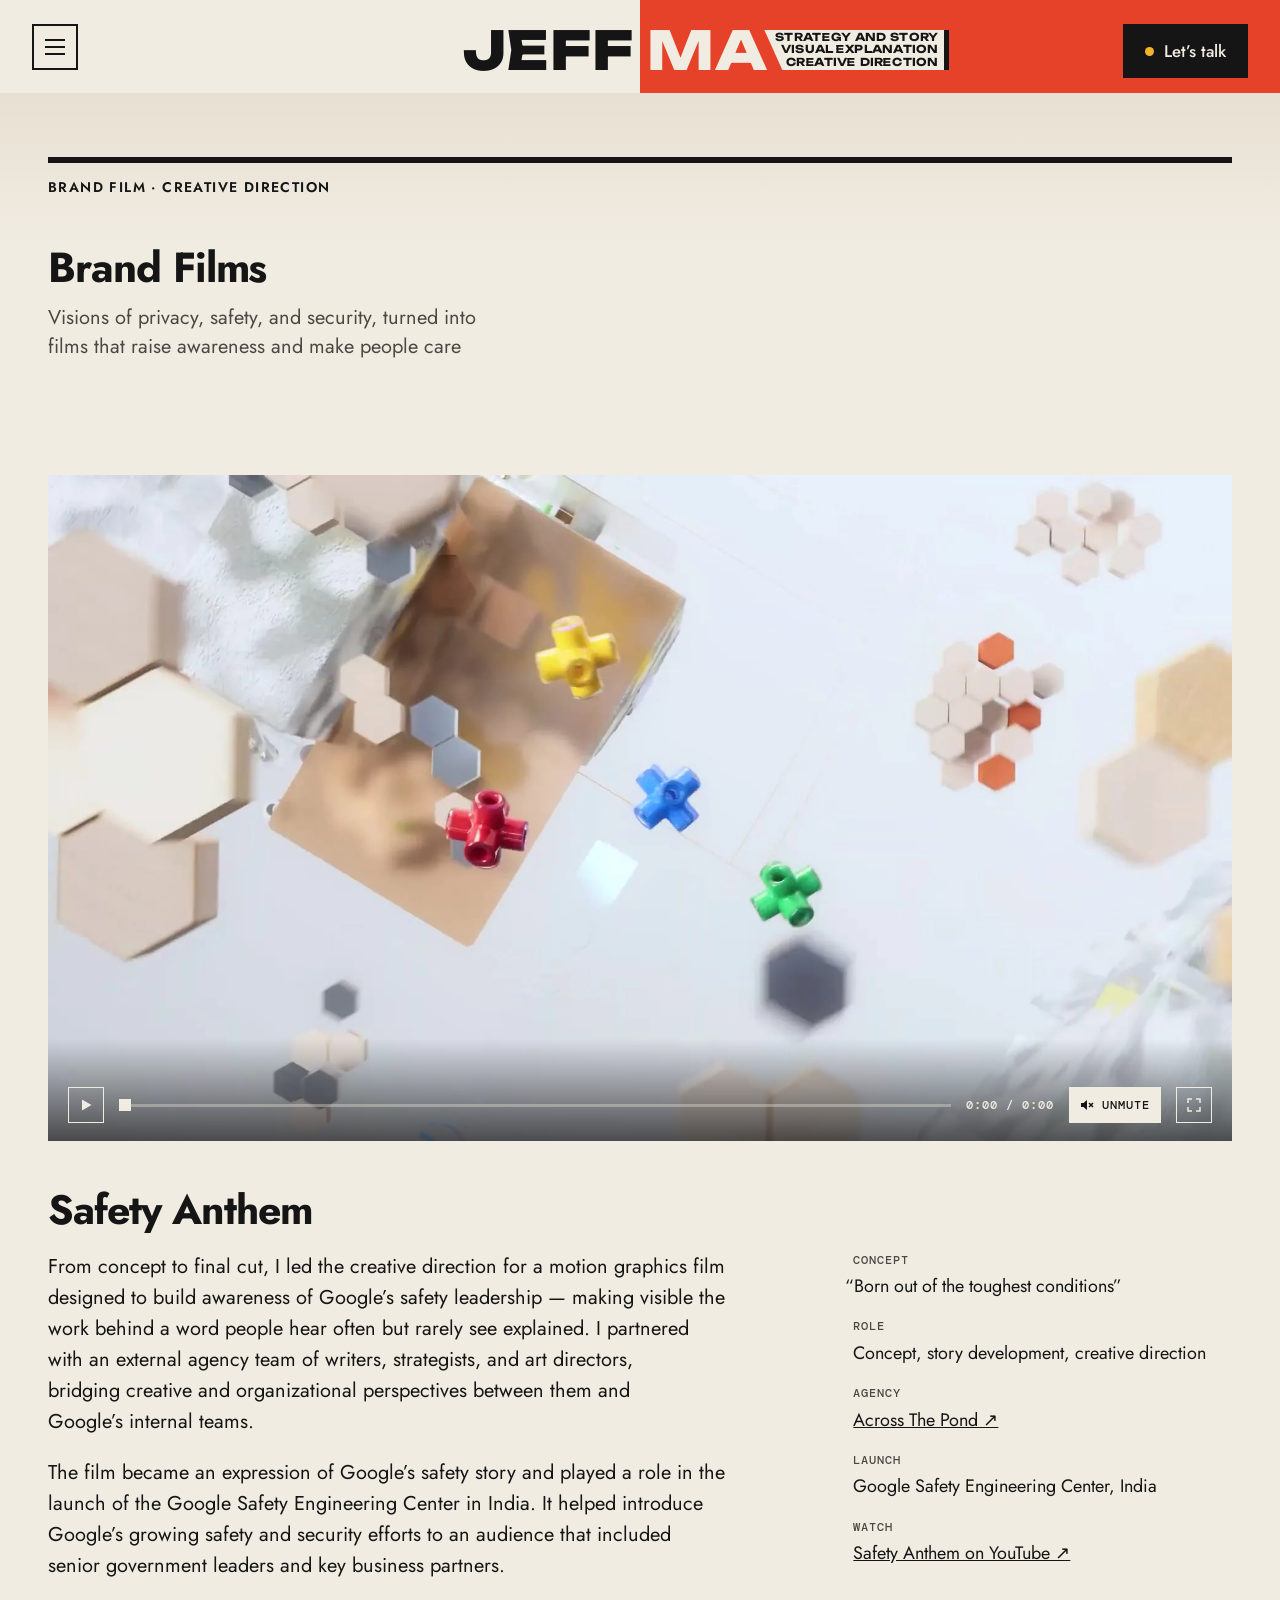
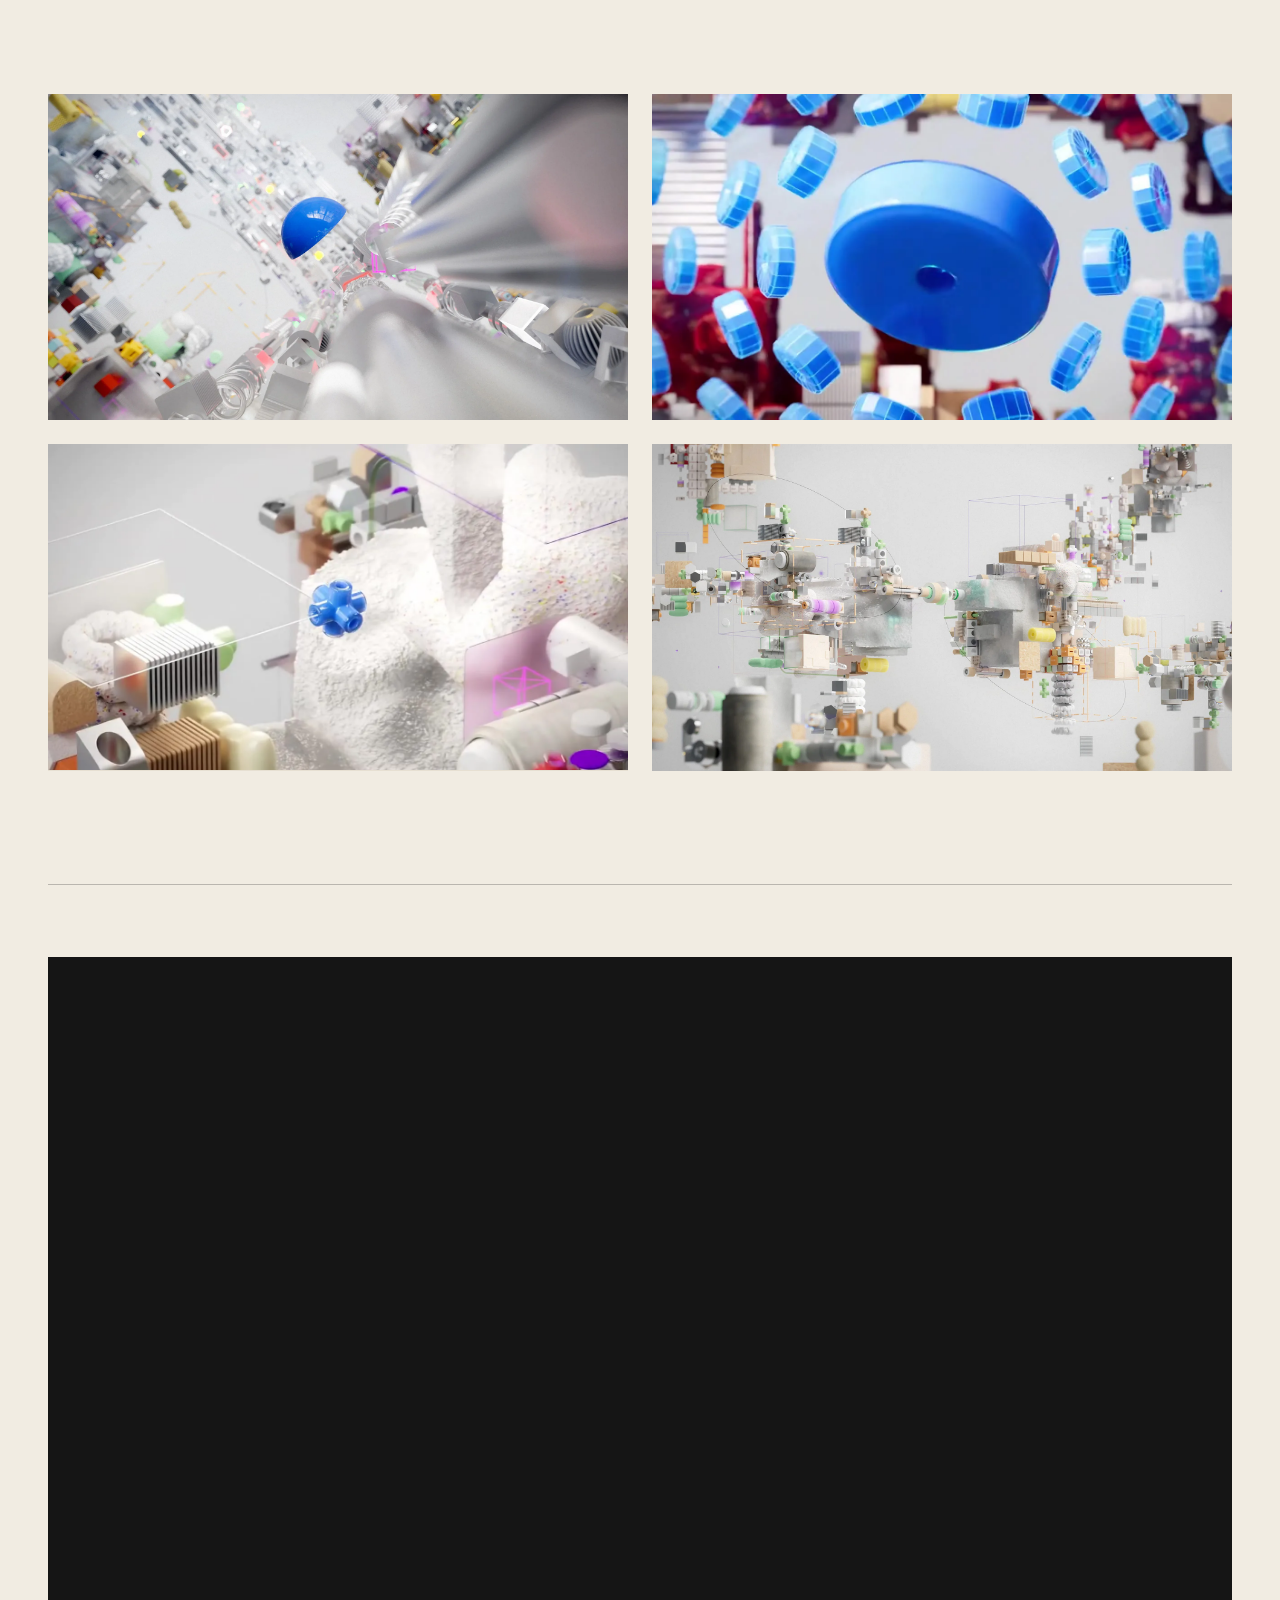
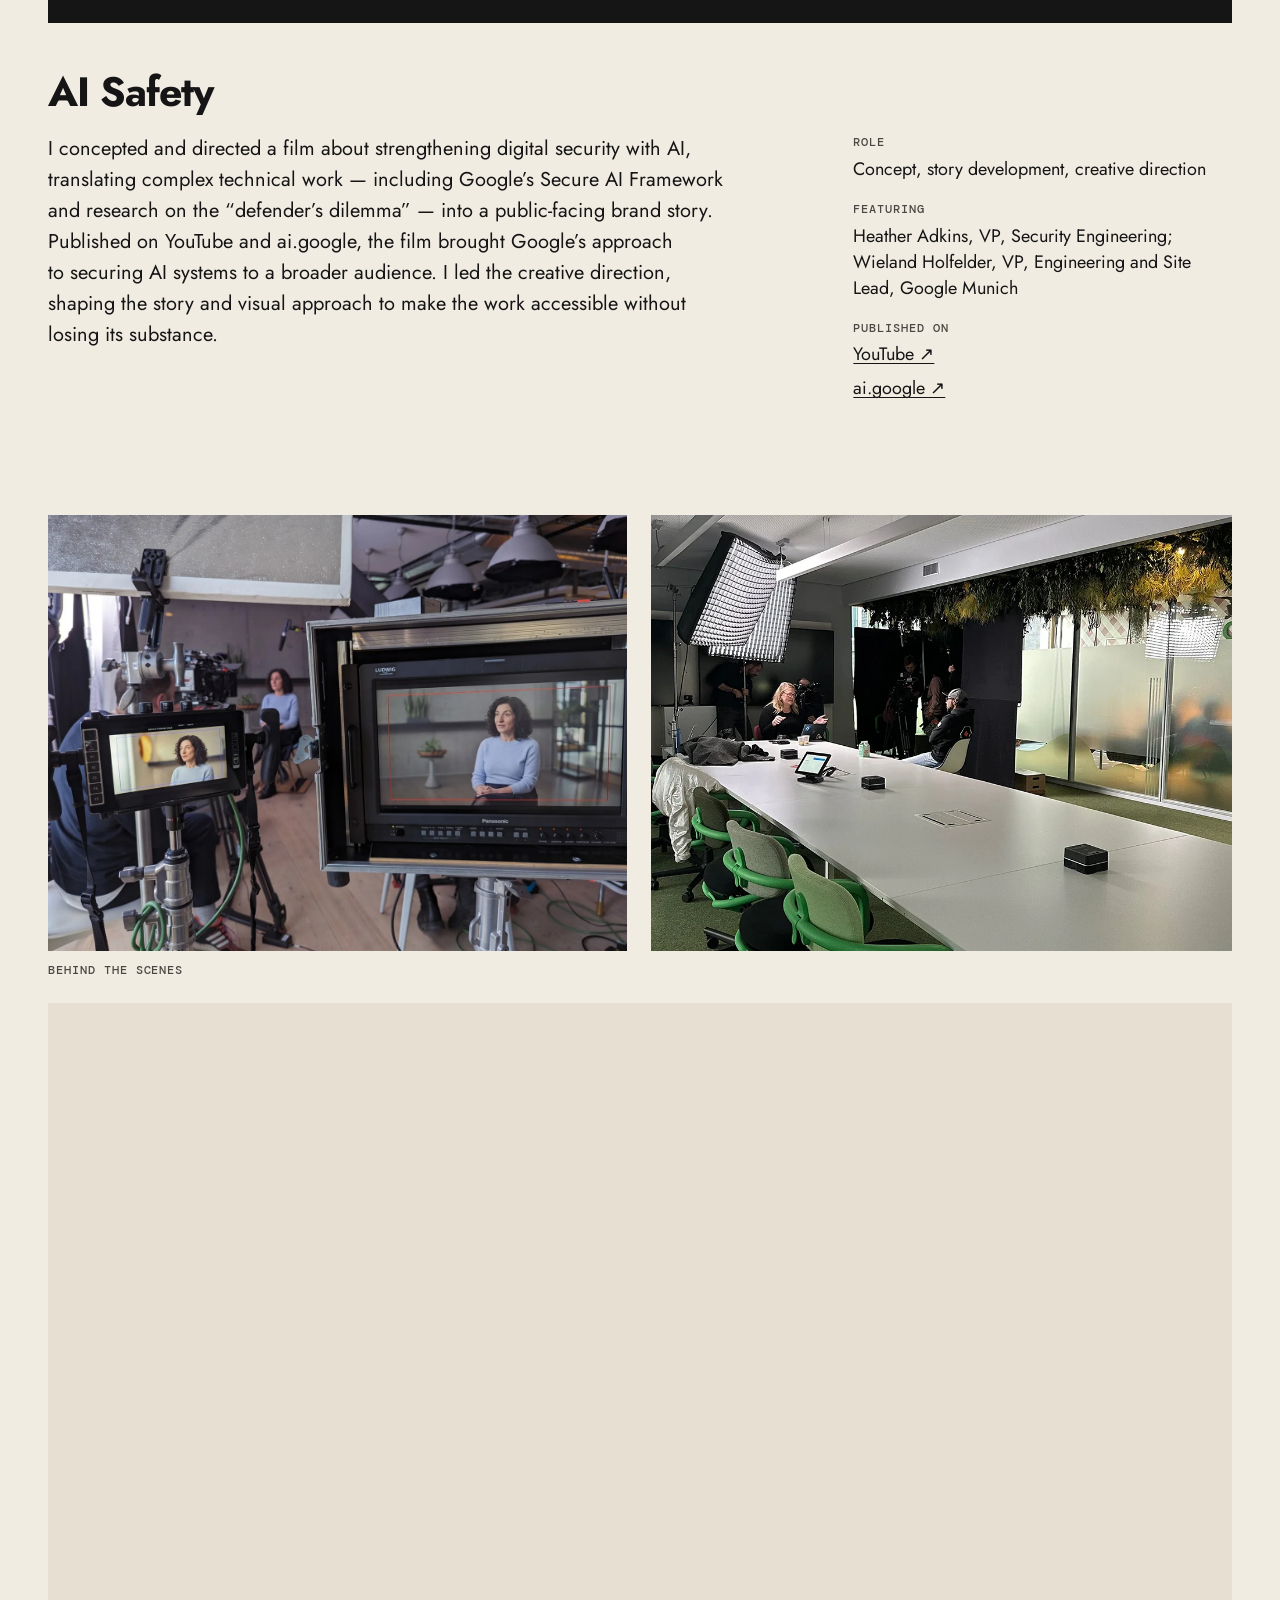
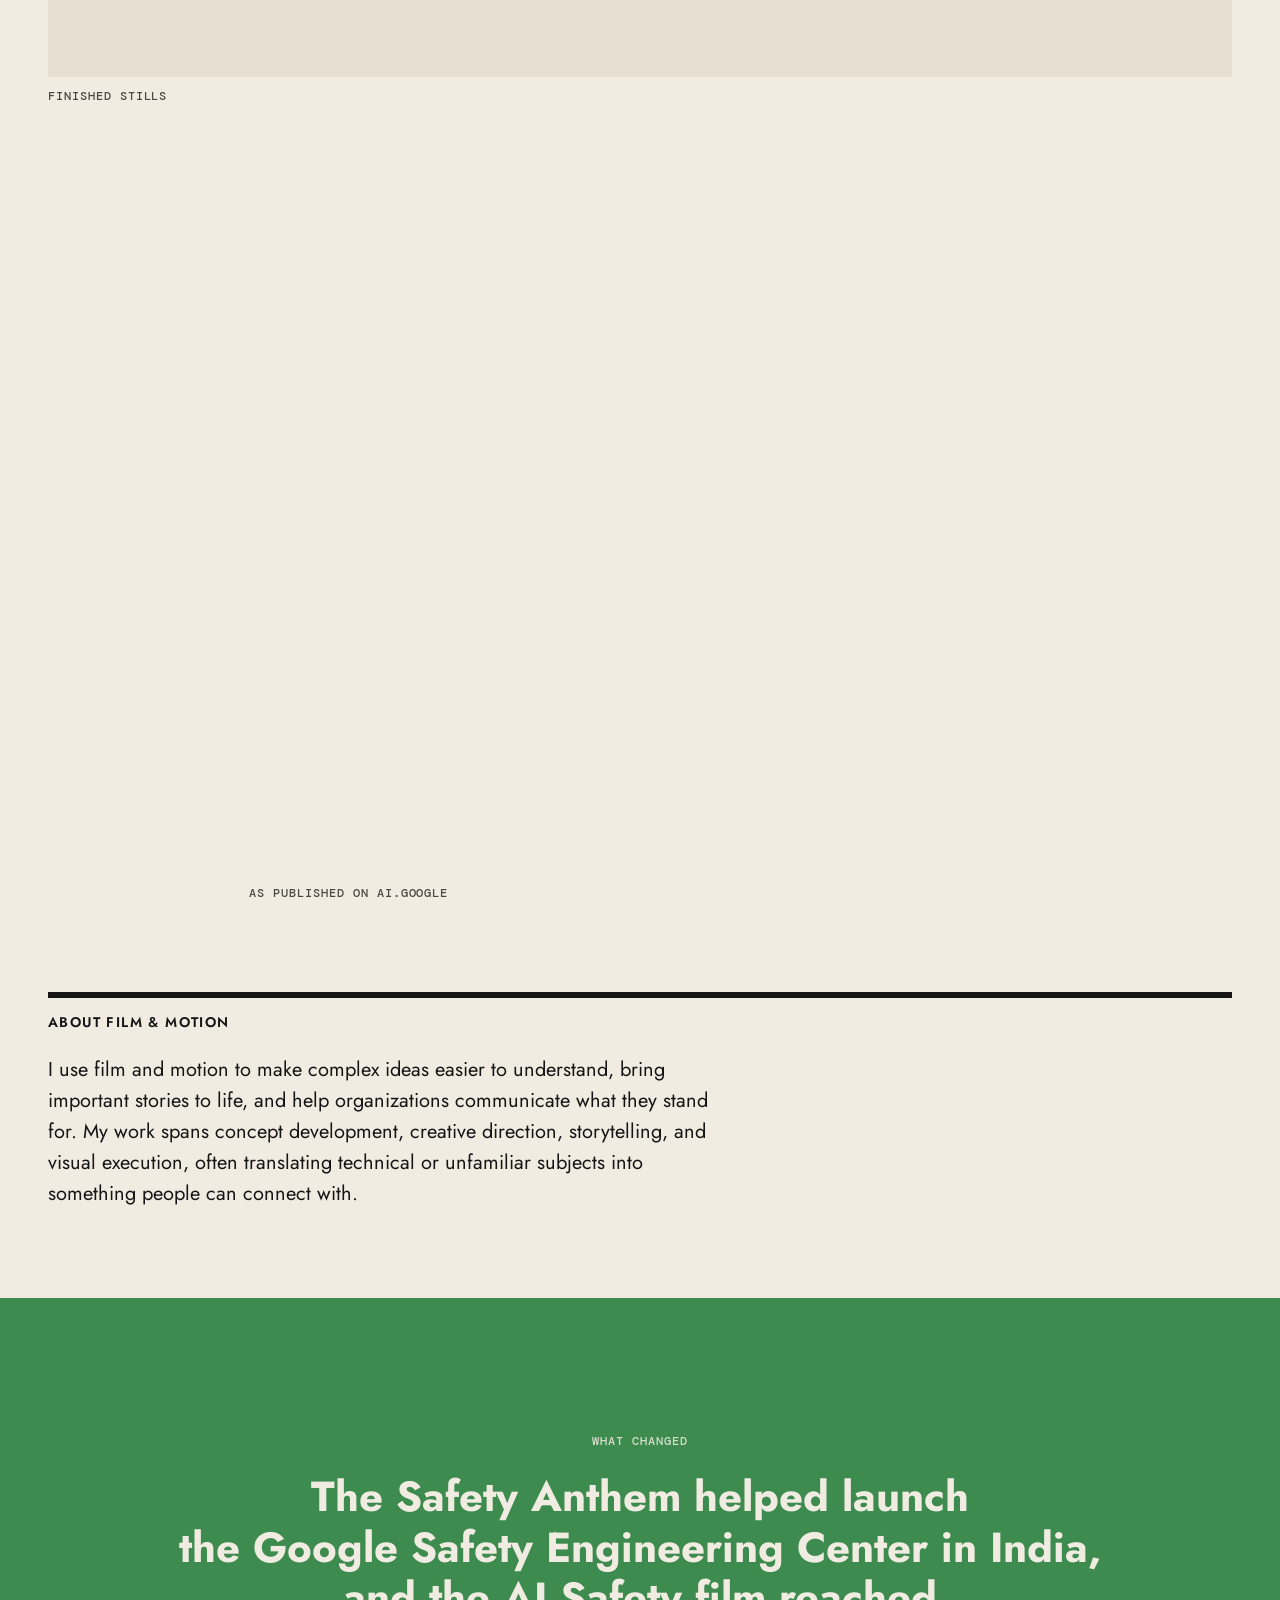
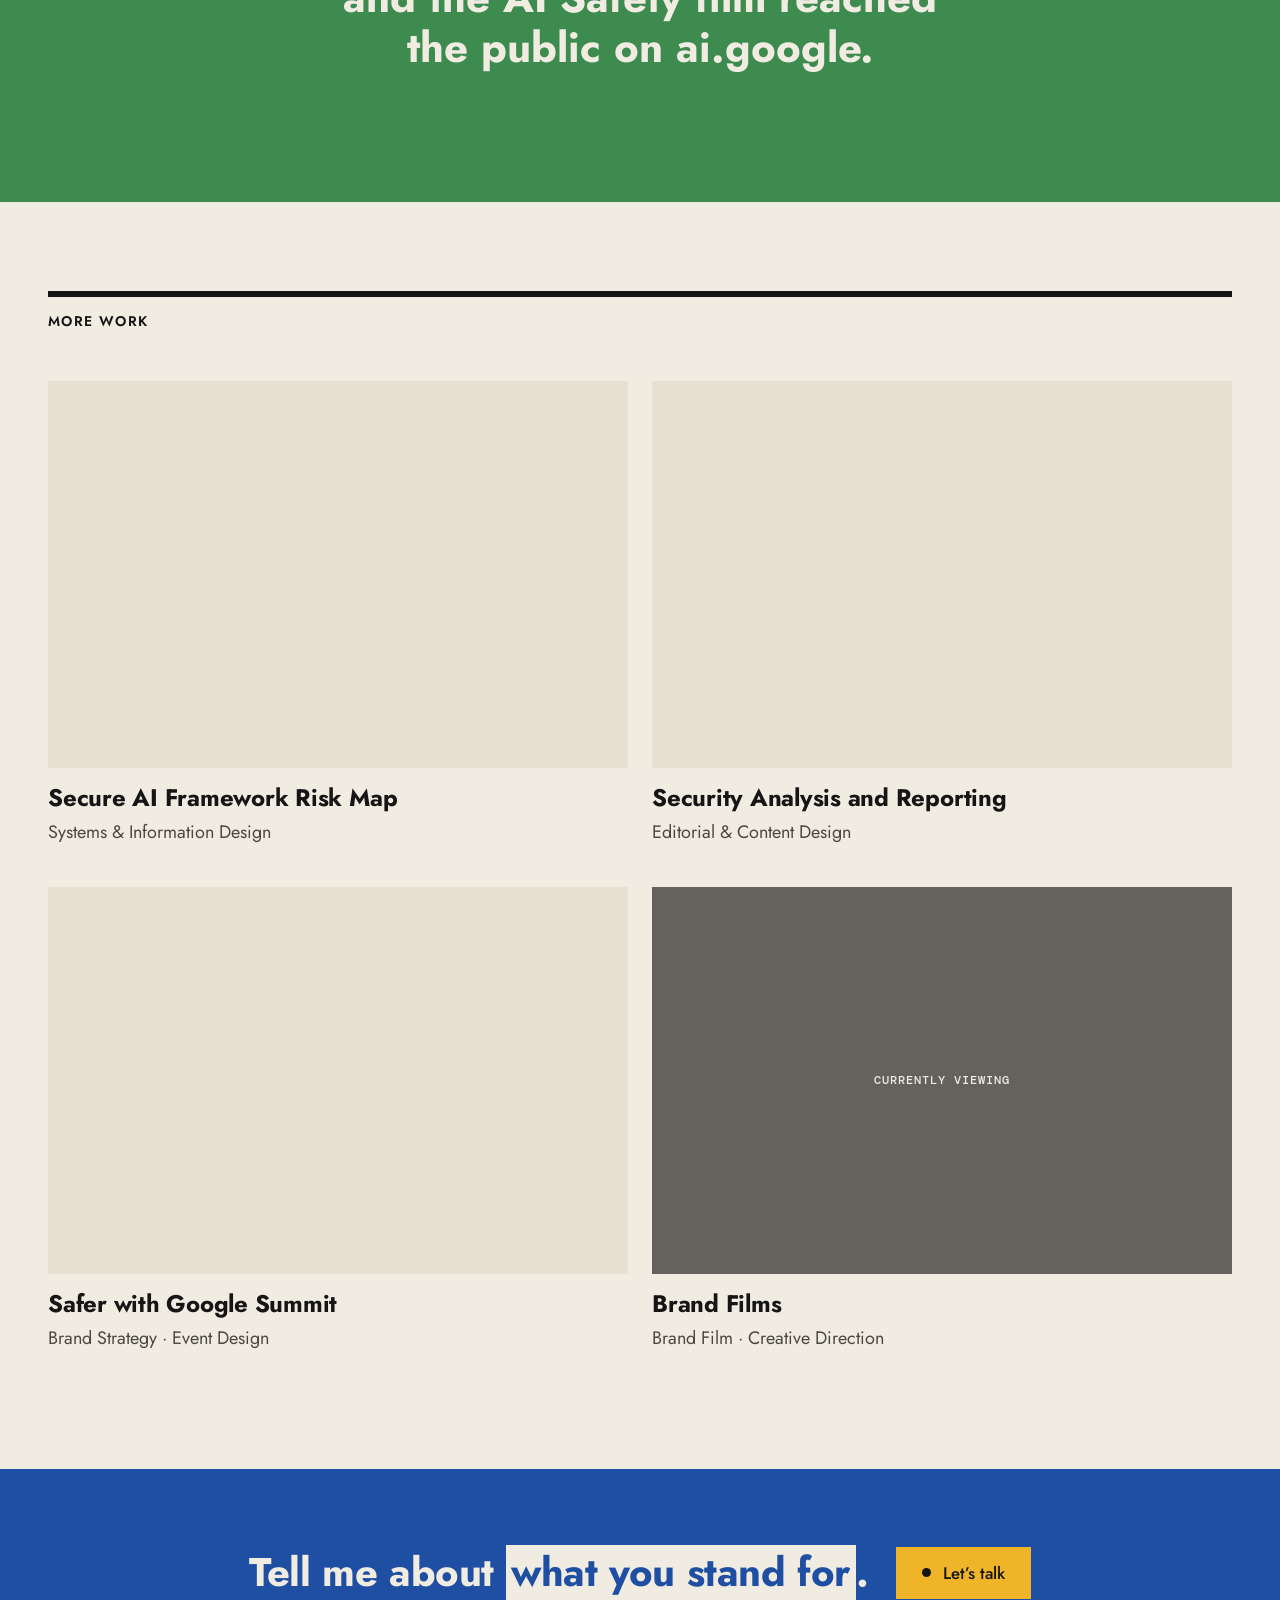
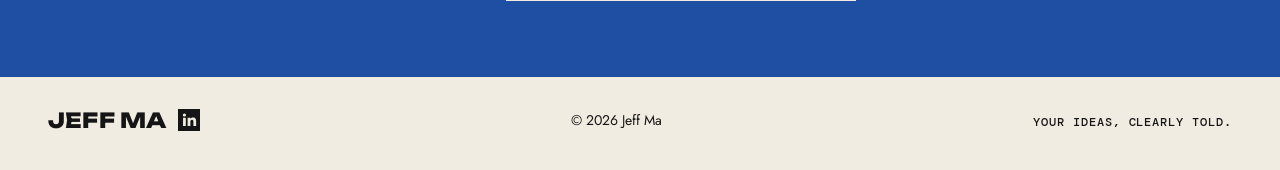
<file: projects/ai-safety.html>
<!doctype html>
<html lang="en">
<head>
<meta charset="utf-8">
<title>AI Safety Film — Jeff Ma</title>
<!-- Link previews (see index.html for the ?v= version on the image). -->
<meta property="og:type" content="website">
<meta property="og:site_name" content="Jeff Ma">
<meta property="og:title" content="AI Safety Film — Jeff Ma">
<meta property="og:url" content="https://majeff.com/projects/ai-safety.html">
<meta property="og:image" content="https://majeff.com/assets/og-image.png?v=20261102">
<meta property="og:image:width" content="1200">
<meta property="og:image:height" content="630">
<meta property="og:image:alt" content="Jeff Ma: strategy and story, visual explanation, creative direction">
<meta name="twitter:card" content="summary_large_image">
<meta http-equiv="refresh" content="0; url=films.html">
<link rel="canonical" href="films.html">
</head>
<body>
<!-- AI Safety Film is now part of Brand Films. -->
<p><a href="films.html">AI Safety Film is now part of Brand Films.</a></p>
</body>
</html>
</file>
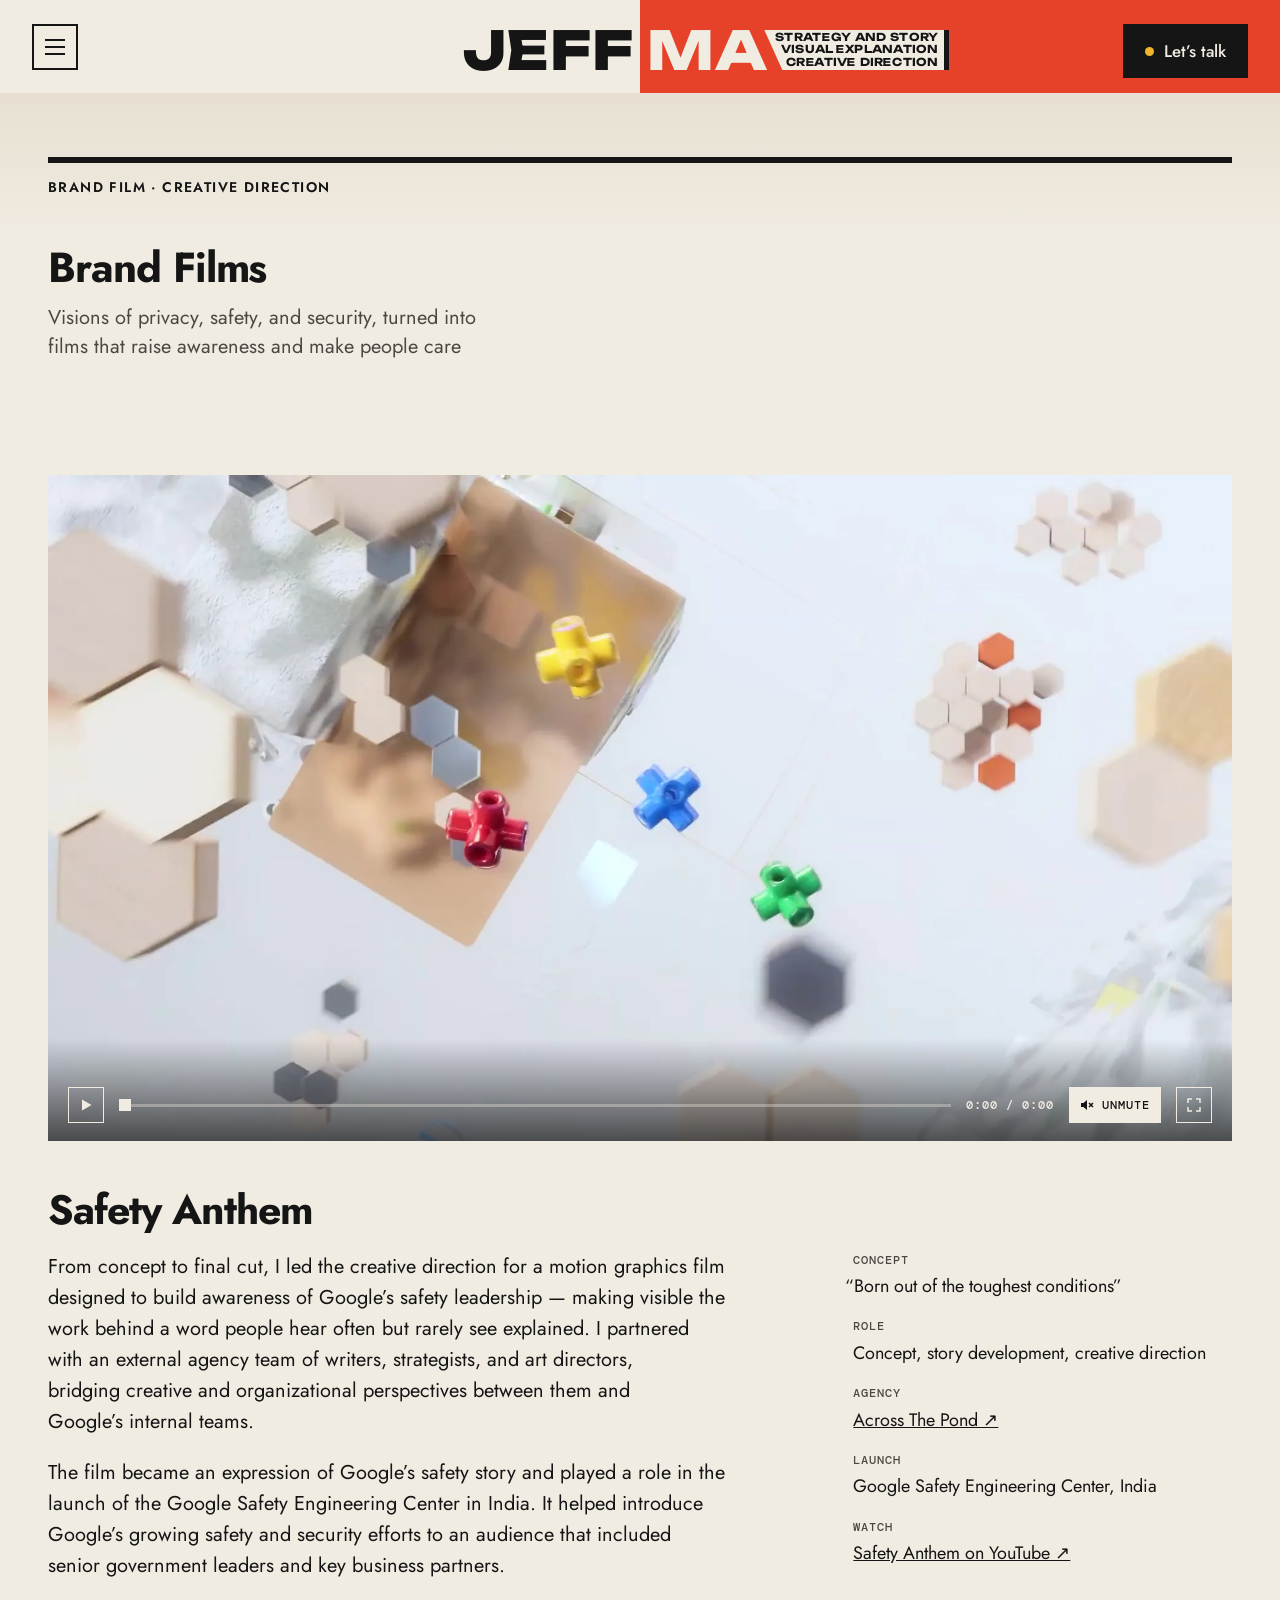
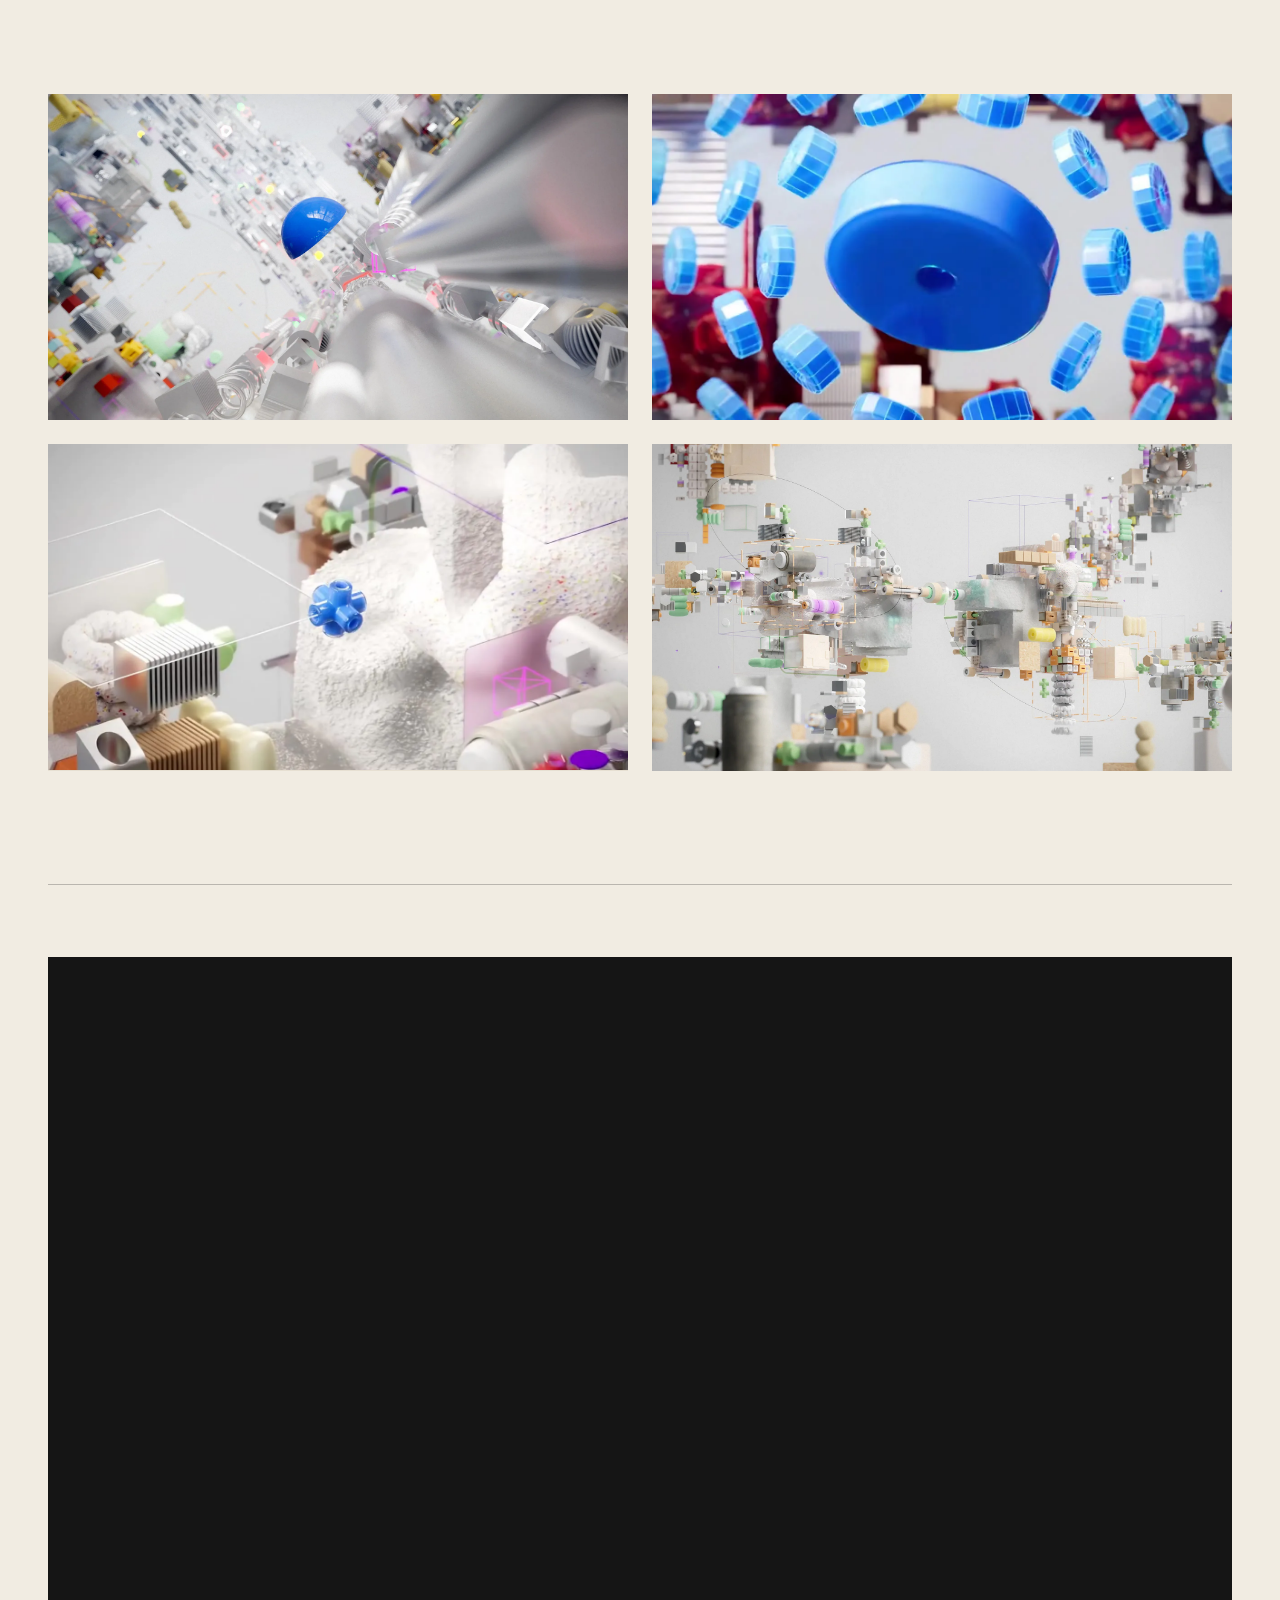
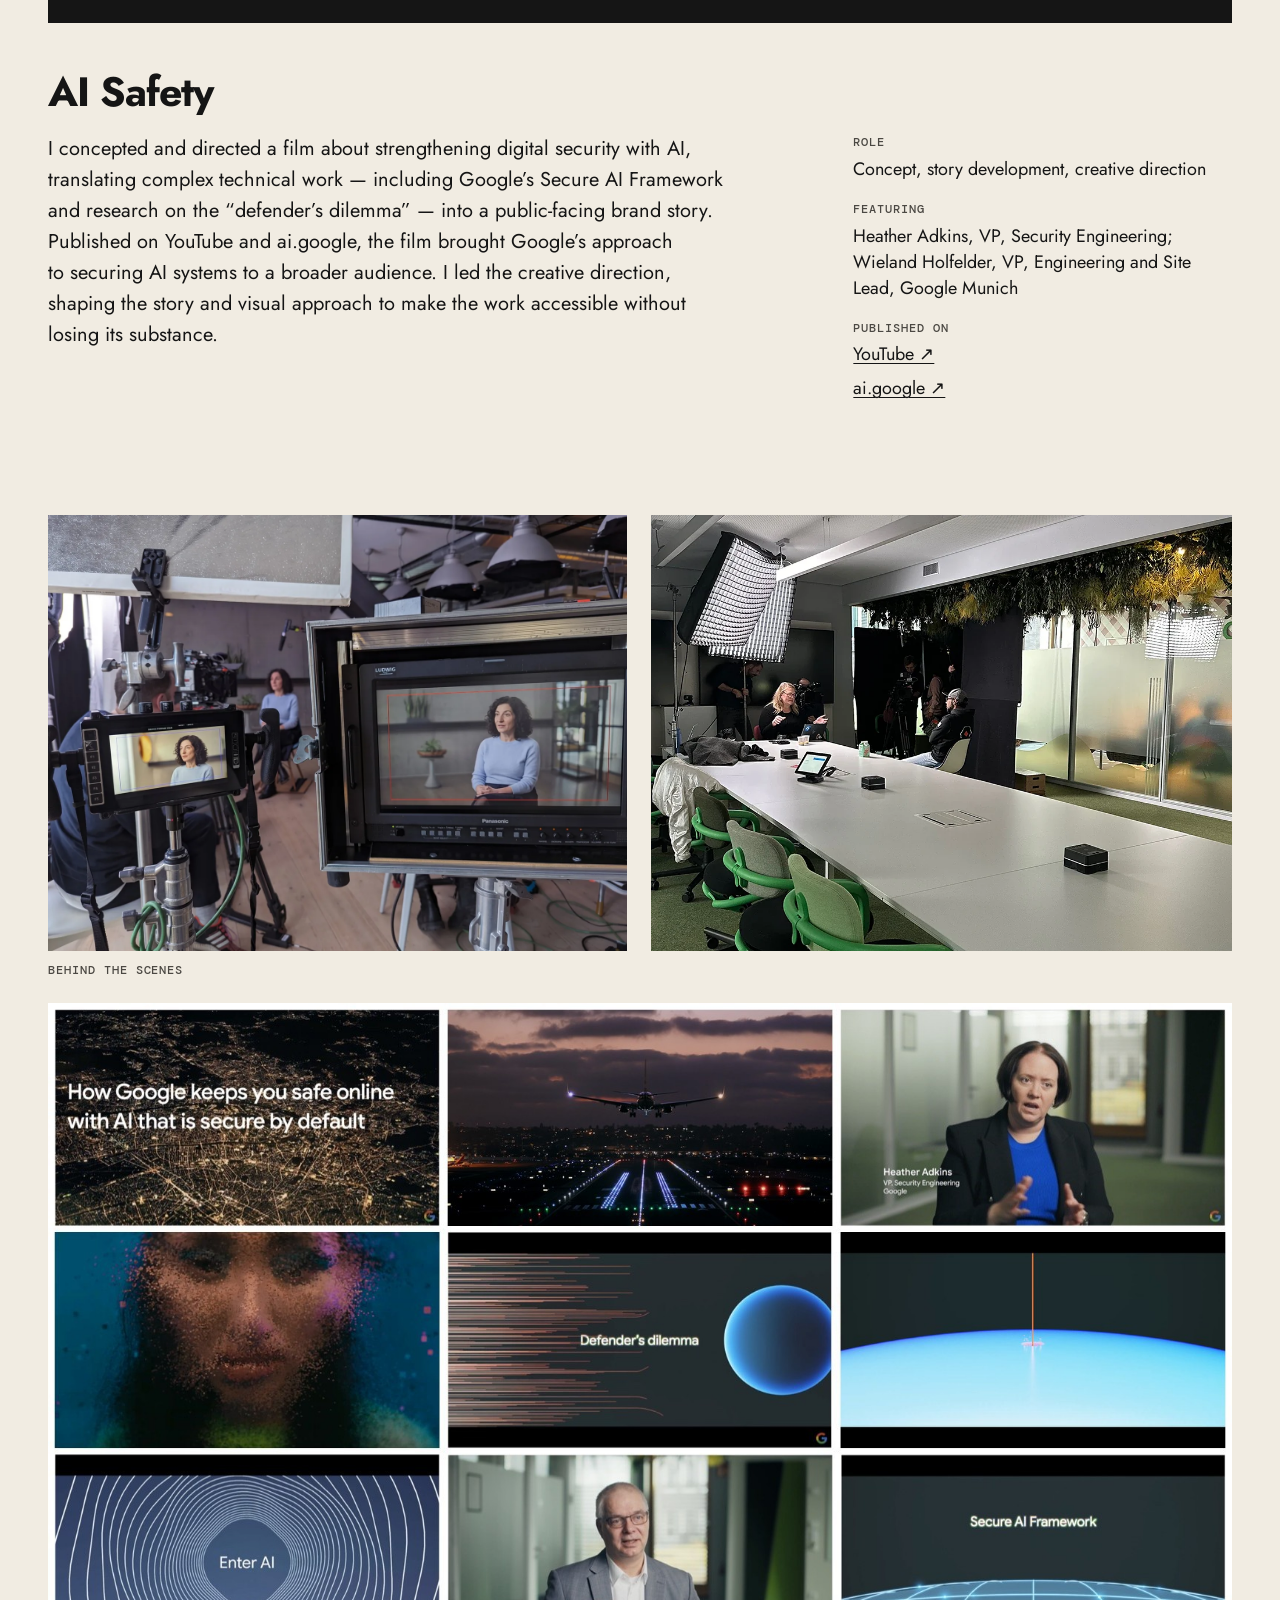
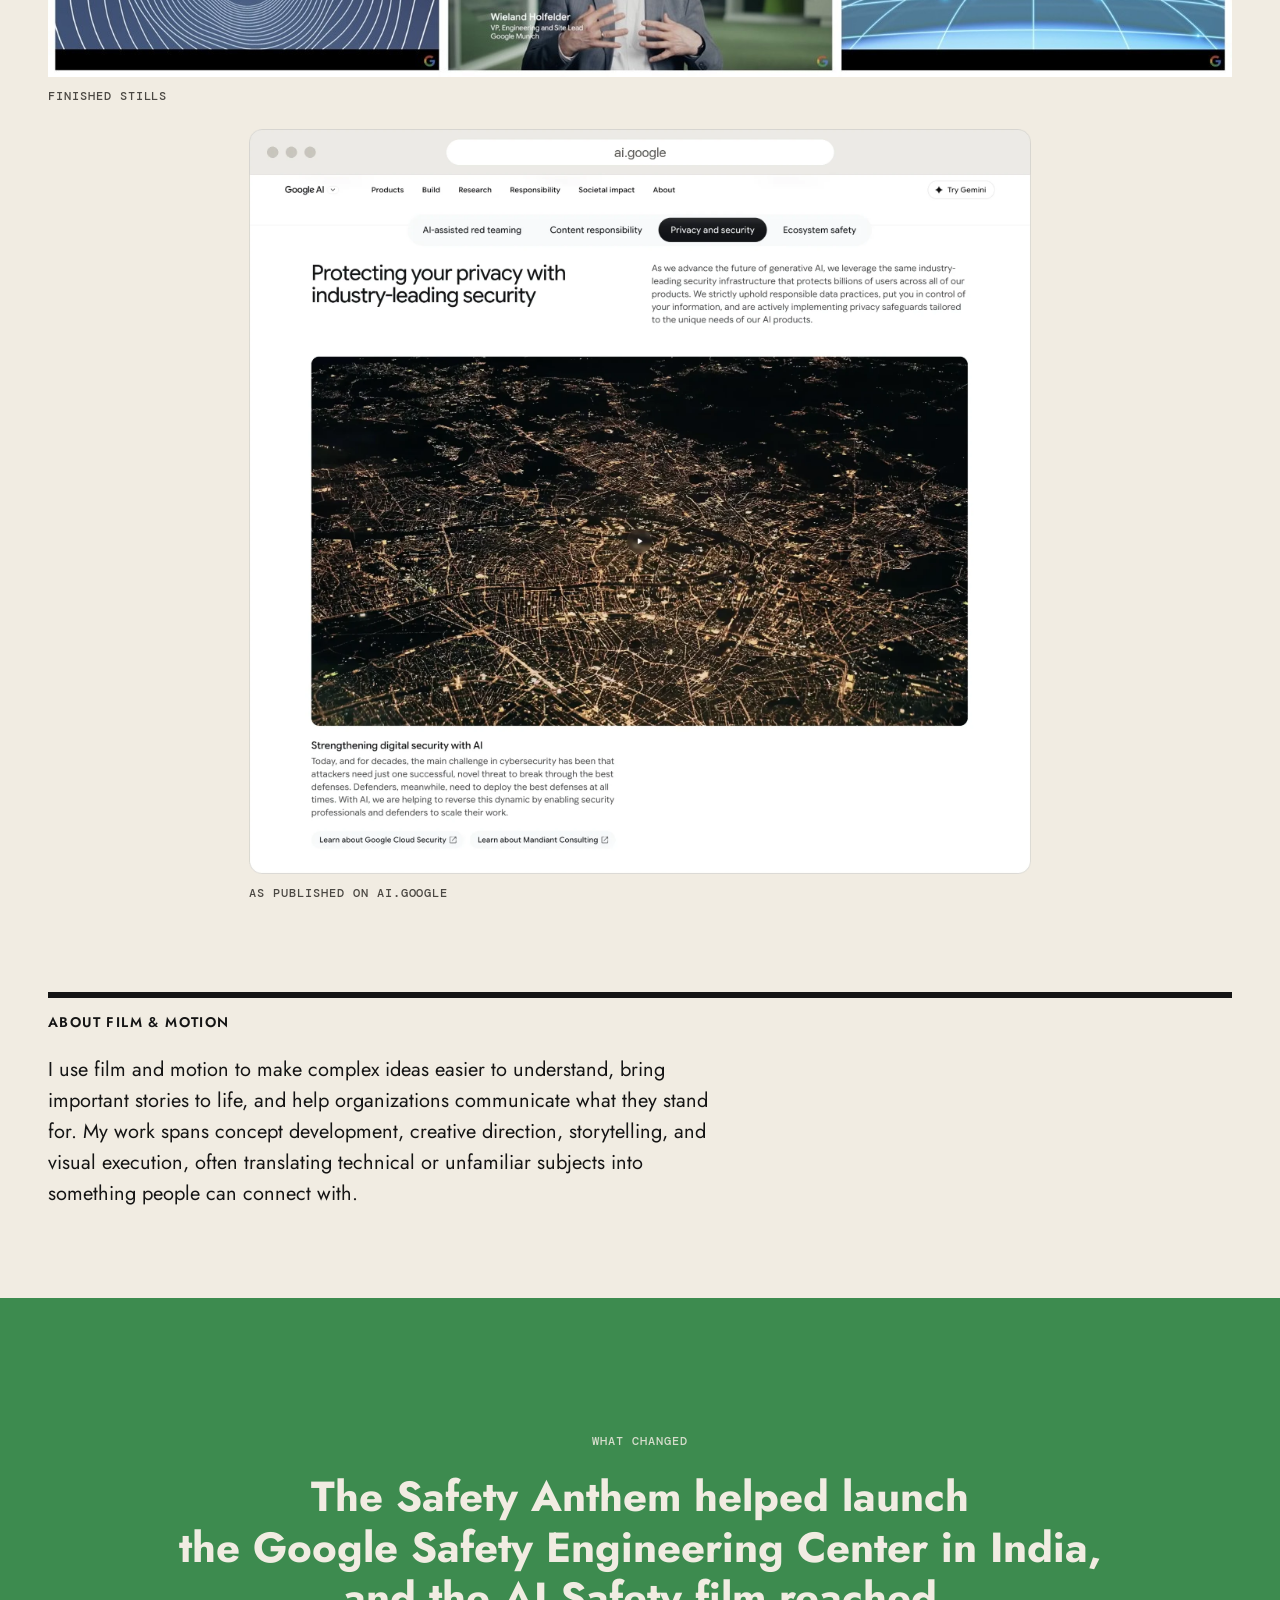
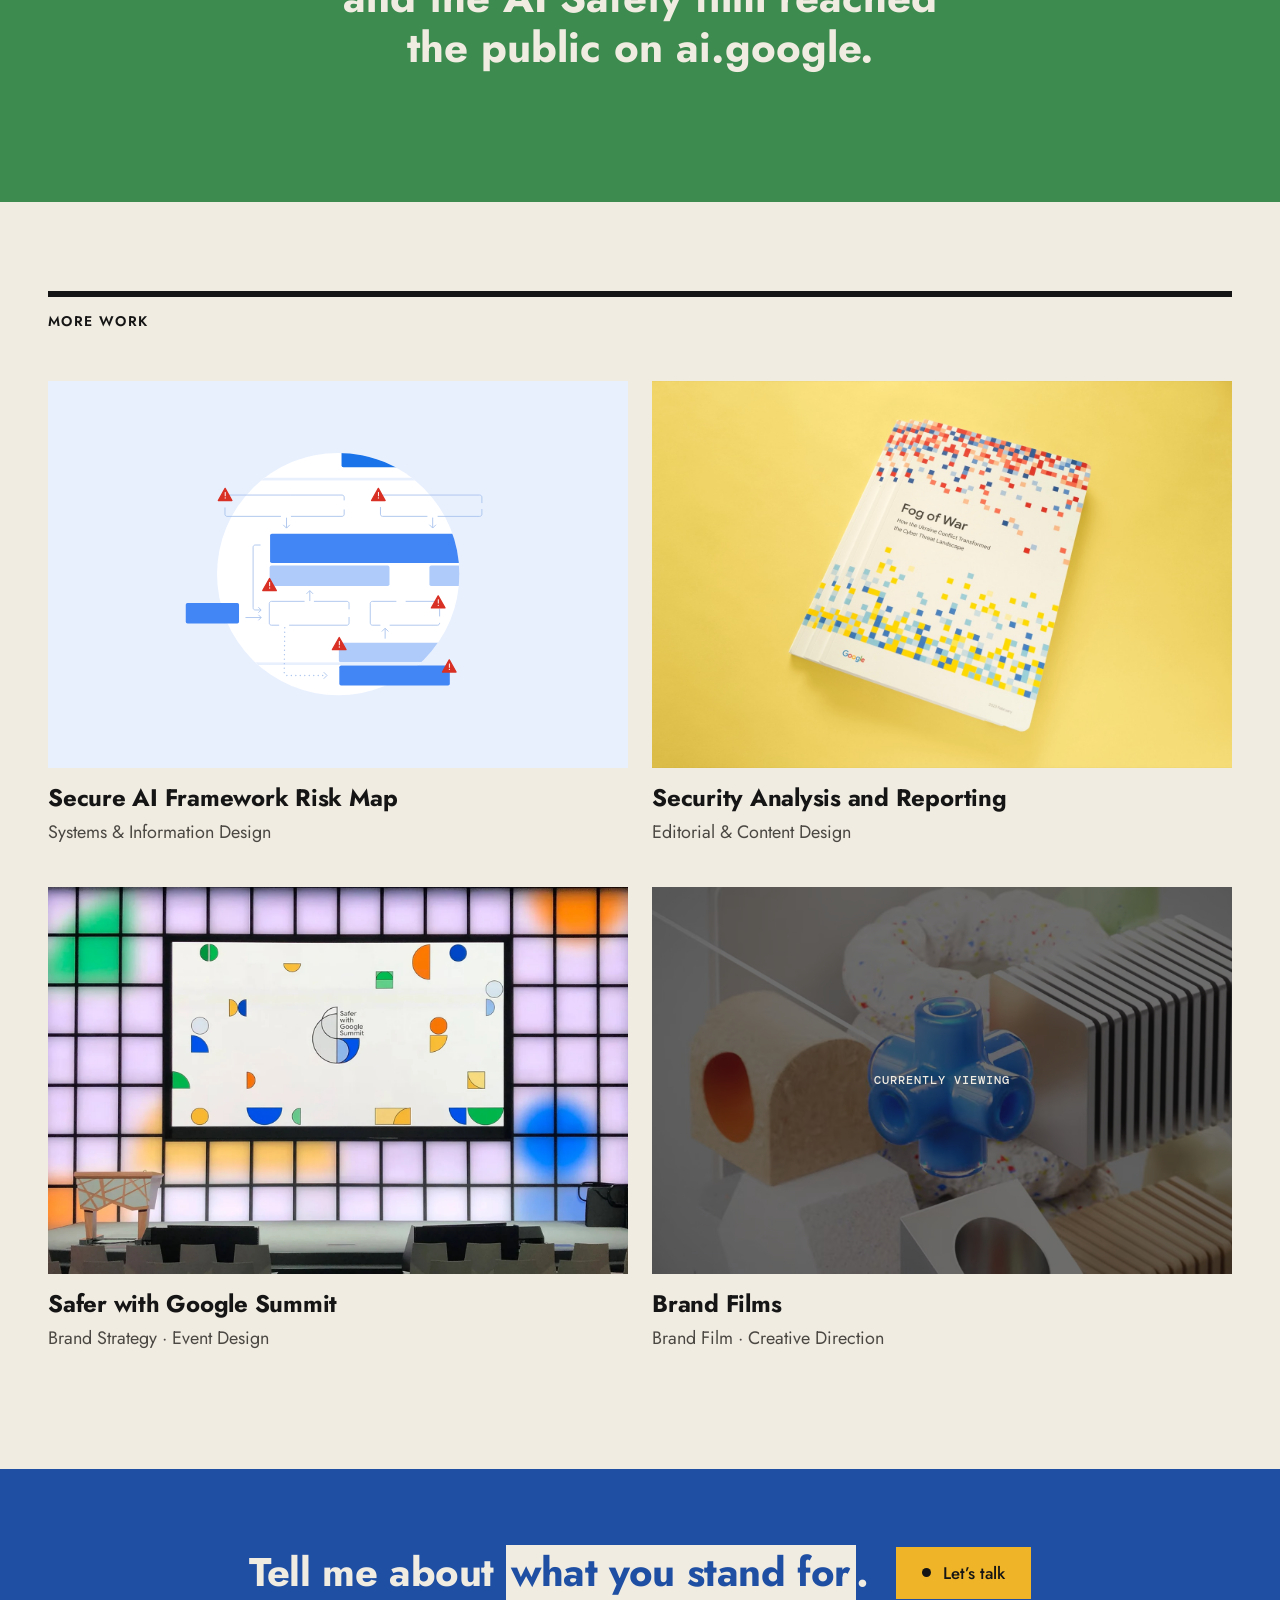
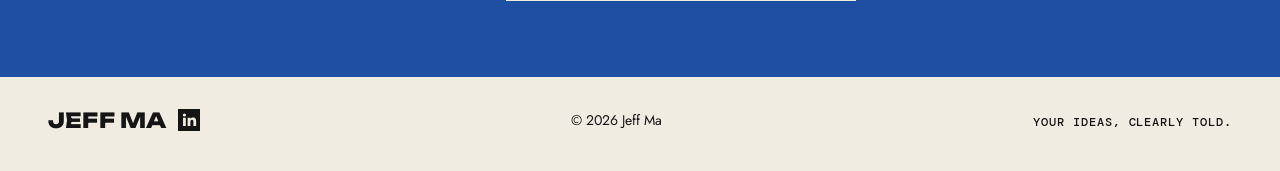
<file: projects/films.html>
<!doctype html>
<html lang="en">
<head>
<meta charset="utf-8">
<meta name="theme-color" content="#151515">
<meta name="viewport" content="width=device-width, initial-scale=1, viewport-fit=cover">
<script>/* Chrome on iPhone mis-sizes a page let under the notch (wider than what shows, its right edge cut off), so there it stays in the safe area. Safari runs under the notch, the colour to the screen's edges. */ if (/CriOS/.test(navigator.userAgent)){ document.querySelector('meta[name="viewport"]').setAttribute('content', 'width=device-width, initial-scale=1'); document.documentElement.classList.add('crios'); }</script>
<title>Brand Films — Jeff Ma</title>
<meta name="description" content="Two films that capture a big vision and a critical moment for the privacy, security and safety communities, distilled so audiences understand it, care, and act.">
<!-- Link previews (see index.html for the ?v= version on the image). -->
<meta property="og:type" content="website">
<meta property="og:site_name" content="Jeff Ma">
<meta property="og:title" content="Brand Films — Jeff Ma">
<meta property="og:description" content="Two films that capture a big vision and a critical moment for the privacy, security and safety communities, distilled so audiences understand it, care, and act.">
<meta property="og:url" content="https://majeff.com/projects/films.html">
<meta property="og:image" content="https://majeff.com/assets/og-image.png?v=20261102">
<meta property="og:image:width" content="1200">
<meta property="og:image:height" content="630">
<meta property="og:image:alt" content="Jeff Ma: strategy and story, visual explanation, creative direction">
<meta name="twitter:card" content="summary_large_image">
<link rel="icon" href="/favicon.ico" sizes="32x32">
<link rel="icon" type="image/png" href="/assets/favicon-32.png">
<link rel="apple-touch-icon" href="/assets/apple-touch-icon.png">
<link rel="preconnect" href="https://fonts.googleapis.com">
<link rel="preconnect" href="https://fonts.gstatic.com" crossorigin>
<link href="https://fonts.googleapis.com/css2?family=Jost:ital,wght@0,300..800;1,400..600&family=DM+Mono:wght@400;500&family=Unbounded:wght@700;800&display=swap" rel="stylesheet">
<link rel="stylesheet" href="project.css">
</head>
<body>

<header class="site-header">
  <div class="topbar s3-topbar">
    <div class="nav nav-left">
      <button class="menu-btn" type="button" aria-expanded="false" aria-controls="site-menu" aria-label="Menu"><i></i><i></i><i></i></button>
      <nav class="menu" id="site-menu" aria-label="Sections" hidden>
        <a href="../index.html#about">Introduction</a>
        <a href="../index.html#opportunity">Why it’s hard</a>
        <a href="../index.html#approach">How I help</a>
        <a href="../index.html#work">Things I’ve made</a>
        <a href="../index.html#contact">Getting started</a>
        <a class="menu-talk" href="../index.html#contact-form">Let’s talk</a>
      </nav>
    </div>
    <div class="brand">
      <a class="wordmark" href="../index.html" aria-label="Jeff Ma, home"><span class="wm s3-wm"><span class="s3-a">JEFF</span> <span class="s3-b">MA</span><span class="wm-panel"><span class="wm-panel-in"><span>Strat<b class="ealt">e</b>gy and story</span><span>Visual <b class="ealt">e</b>xplanation</span><span>Cr<b class="ealt">e</b>ativ<b class="ealt">e</b> dir<b class="ealt">e</b>ction</span></span></span><span class="wm-bar" aria-hidden="true"></span></span></a>
      <p class="wm-services"><span class="sv">Strat<b class="ealt">e</b>gy and story</span><span class="sv">Visual <b class="ealt">e</b>xplanation</span><span class="sv">Cr<b class="ealt">e</b>ativ<b class="ealt">e</b> dir<b class="ealt">e</b>ction</span></p>
    </div>
    <nav class="nav nav-right" aria-label="Contact">
      <a class="btn" href="../index.html#contact-form"><span class="dot"></span>Let’s talk</a>
    </nav>
  </div>
</header>

<main>

  <!-- Opening: what it is, the title, the story in one line. -->
  <section class="open">
    <div class="wrap">
      <p class="sec-mark label">Brand Film · Creative Direction</p>
      <h1>Brand Films</h1>
      <p class="lede">Visions of privacy, safety, and security, turned into films that raise awareness and make people&nbsp;care</p>
    </div>
  </section>

  <!-- Each film: the film, its title, the account and the facts beside it, then the pictures behind it. -->
  <section class="film">
    <div class="wrap">
      <div class="photos film-video"><div class="prow"><figure class="player" style="--r:1.778"><div class="frame"><video src="../assets/work/safety-anthem/film.mp4?v=2" poster="../assets/work/safety-anthem/film-poster.webp" muted playsinline preload="metadata" tabindex="0" aria-label="Safety Anthem film"></video><div class="pl-bar"><button class="pl-btn pl-play" type="button" aria-label="Play"></button><input class="pl-seek" type="range" min="0" max="1000" step="1" value="0" aria-label="Seek, Safety Anthem film"><span class="pl-time">0:00 / 0:00</span><button class="pl-btn pl-sound is-muted" type="button" aria-label="Turn the sound on"></button><button class="pl-btn pl-full" type="button" aria-label="Full screen"><svg viewBox="0 0 14 14" aria-hidden="true"><path d="M1 5V1h4M9 1h4v4M13 9v4H9M5 13H1V9" stroke="currentColor" stroke-width="1.5" fill="none"/></svg></button></div></div></figure></div></div>
      <div class="about film-about">
        <h2 class="film-title">Safety Anthem</h2>
        <div class="about-copy"><p>From concept to final cut, I led the creative direction for a motion graphics film designed to build awareness of Google’s safety leadership — making visible the work behind a word people hear often but rarely see explained. I partnered with an external agency team of writers, strategists, and art directors, bridging creative and organizational perspectives between them and Google’s internal&nbsp;teams.</p><p>The film became an expression of Google’s safety story and played a role in the launch of the Google Safety Engineering Center in India. It helped introduce Google’s growing safety and security efforts to an audience that included senior government leaders and key business&nbsp;partners.</p></div>
        <dl class="facts"><div><dt class="label">Concept</dt><dd class="hang">“Born out of the toughest&nbsp;conditions”</dd></div><div><dt class="label">Role</dt><dd>Concept, story development, creative direction</dd></div><div><dt class="label">Agency</dt><dd><a href="https://www.acrossthepond.com" target="_blank" rel="noopener">Across The Pond ↗</a></dd></div><div><dt class="label">Launch</dt><dd>Google Safety Engineering Center, India</dd></div><div><dt class="label">Watch</dt><dd><a href="https://youtu.be/94FB_h5-pE8" target="_blank" rel="noopener">Safety Anthem on YouTube ↗</a></dd></div></dl>
      </div>
      <div class="photos">
      <div class="prow"><figure style="--r:1.778"><img src="../assets/work/safety-anthem/agency-tunnel.webp" alt="Still from the Safety Anthem: a blue sphere in a tunnel of steel and coloured blocks" width="1920" height="1080" loading="lazy"></figure><figure style="--r:1.778"><video src="../assets/work/safety-anthem/clip-defence.mp4?v=2" poster="../assets/work/safety-anthem/clip-defence-poster.webp" width="1280" height="720" autoplay muted loop playsinline preload="metadata" aria-label="Clip from the Safety Anthem: a blue disc multiplies into a shield among red, threatening forms"></video></figure></div>
      <div class="prow"><figure style="--r:1.778"><video src="../assets/work/safety-anthem/clip-protected.mp4?v=2" poster="../assets/work/safety-anthem/clip-protected-poster.webp" width="1280" height="720" autoplay muted loop playsinline preload="metadata" aria-label="Clip from the Safety Anthem: blue, red and green connectors tumble, and parts of the internet are sealed in glass cubes"></video></figure><figure style="--r:1.778"><img src="../assets/work/safety-anthem/agency-city.webp" alt="Still from the Safety Anthem: the internet as floating clusters of parts on white" width="1920" height="1080" loading="lazy"></figure></div>
      </div>
    </div>
  </section>

  <section class="film">
    <div class="wrap">
      <div class="photos film-video"><hr class="rule"><div class="prow"><!-- TODO: back to the custom player once there is a file (YouTube blocked the download). --><figure class="video" style="--r:1.778"><div class="frame"><iframe src="https://www.youtube.com/embed/-i6XyOLot_o?autoplay=1&amp;mute=1&amp;playsinline=1&amp;rel=0" title="AI Safety Film — Google" allow="accelerometer; autoplay; clipboard-write; encrypted-media; gyroscope; picture-in-picture; web-share" allowfullscreen loading="lazy"></iframe></div></figure></div></div>
      <div class="about film-about">
        <h2 class="film-title">AI Safety</h2>
        <div class="about-copy"><p>I concepted and directed a film about strengthening digital security with AI, translating complex technical work — including Google’s Secure AI Framework and research on the “defender’s dilemma” — into a public-facing brand story. Published on YouTube and ai.google, the film brought Google’s approach to securing AI systems to a broader audience. I led the creative direction, shaping the story and visual approach to make the work accessible without losing its&nbsp;substance.</p></div>
        <dl class="facts"><div><dt class="label">Role</dt><dd>Concept, story development, creative direction</dd></div><div><dt class="label">Featuring</dt><dd>Heather Adkins, VP, Security Engineering; Wieland Holfelder, VP, Engineering and Site Lead, Google&nbsp;Munich</dd></div><div><dt class="label">Published on</dt><dd><ul class="links"><li><a href="https://youtu.be/-i6XyOLot_o" target="_blank" rel="noopener">YouTube ↗</a></li><li><a href="https://ai.google/safety/" target="_blank" rel="noopener">ai.google ↗</a></li></ul></dd></div></dl>
      </div>
      <div class="photos">
      <div class="prow"><figure style="--r:1.328"><img src="../assets/work/ai-safety/bts-monitors.webp" alt="Behind the scenes of the AI Safety film: an interview framed on the camera and studio monitors" width="1400" height="1054" loading="lazy"><figcaption class="label">Behind the scenes</figcaption></figure><figure style="--r:1.333"><img src="../assets/work/ai-safety/bts-interview.webp?v=2" alt="Behind the scenes of the AI Safety film: filming an interview in a meeting room, under softboxes" width="1000" height="750" loading="lazy"></figure></div>
      <div class="prow"><figure style="--r:1.758"><img src="../assets/work/ai-safety/finished-stills.jpg?v=2" alt="Contact sheet of finished stills from the AI Safety film, including Google security leaders Heather Adkins and Wieland Holfelder, a plane landing at dusk, a face dissolving into particles, and a single attack thread piercing a glowing surface" width="1600" height="910" loading="lazy"><figcaption class="label">Finished stills</figcaption></figure></div>
      <div class="prow inset"><figure class="cutout" style="--r:1.05"><img src="../assets/work/ai-safety/ai-google-page.webp?v=3" alt="The AI Safety film on Google AI’s Privacy and security page, under the heading Protecting your privacy with industry-leading security, with the title Strengthening digital security with AI" width="2004" height="1909" loading="lazy"><figcaption class="label">As published on ai.google</figcaption></figure></div>
      </div>
    </div>
  </section>

  <!-- About: the practice behind both films. -->
  <section>
    <div class="wrap about">
      <p class="sec-mark label">About Film &amp; Motion</p>
      <div class="about-copy"><p>I use film and motion to make complex ideas easier to understand, bring important stories to life, and help organizations communicate what they stand for. My work spans concept development, creative direction, storytelling, and visual execution, often translating technical or unfamiliar subjects into something people can connect&nbsp;with.</p></div>
    </div>
  </section>

  <!-- What changed: the outcome, as a payoff band. -->
  <div class="payoff">
    <span class="label">What changed</span>
    <p class="big">The Safety Anthem helped launch <span class="grp">the Google Safety Engineering Center</span> in&nbsp;India, and <span class="grp">the AI Safety film</span> reached the public on&nbsp;ai.google.</p>
  </div>

  <!-- More work -->
  <section>
    <div class="wrap">
      <p class="sec-mark label">More work</p>
      <ul class="more-list">
        <li><a href="secure-ai-framework.html"><span class="mp-thumb"><img src="../assets/work/secure-ai-framework/risk-map-full.svg" alt="" loading="lazy"></span><span class="mp-title">Secure AI Framework Risk Map</span><span class="mp-cat">Systems &amp; Information&nbsp;Design</span></a></li>
        <li><a href="security-reporting.html"><span class="mp-thumb"><img src="../assets/work/security-reporting/fog-of-war-card.jpg" alt="" loading="lazy"></span><span class="mp-title">Security Analysis and Reporting</span><span class="mp-cat">Editorial &amp; Content&nbsp;Design</span></a></li>
        <li><a href="safer-with-google-summit.html"><span class="mp-thumb"><img src="../assets/work/safer-with-google-summit/stage-2024-straight.webp" alt="" loading="lazy"></span><span class="mp-title">Safer with Google Summit</span><span class="mp-cat">Brand&nbsp;Strategy · Event&nbsp;Design</span></a></li>
        <li class="is-current"><div aria-current="page"><span class="mp-thumb"><img src="../assets/work/ai-safety/card.jpg" alt="" loading="lazy"><span class="mp-now label">Currently viewing</span></span><span class="mp-title">Brand Films</span><span class="mp-cat">Brand&nbsp;Film · Creative&nbsp;Direction</span></div></li>
      </ul>
    </div>
  </section>

  <!-- Closing: the homepage's last band, streamlined; its blank asks about this page's subject. -->
  <section class="end-band">
    <div class="wrap">
      <p class="end-ask">Tell me about <span class="box">what you stand for</span><span class="hang">.</span></p>
      <a class="end-cta" href="../index.html#contact-form"><span class="dot" aria-hidden="true"></span>Let’s talk</a>
    </div>
  </section>

</main>

<a class="fab" href="../index.html#contact-form"><span class="dot" aria-hidden="true"></span>Let’s talk</a>

<footer>
  <div class="wrap">
    <span class="foot-name"><a class="wm" href="../index.html" aria-label="Jeff Ma, home">JEFF MA</a><a class="foot-in" href="https://www.linkedin.com/in/jeff-ma-8b6b663/" target="_blank" rel="noopener" aria-label="Jeff Ma on LinkedIn"><svg viewBox="0 0 24 24" aria-hidden="true"><rect width="24" height="24"/><path d="M5.5 9.5h3v9h-3zM7 4.8a1.75 1.75 0 1 1 0 3.5a1.75 1.75 0 0 1 0-3.5zM10.5 9.5h2.9v1.3c.5-.8 1.5-1.5 3-1.5c2.9 0 3.4 1.9 3.4 4.3v4.9h-3v-4.3c0-1.1 0-2.4-1.5-2.4s-1.8 1.1-1.8 2.3v4.4h-3z" fill="var(--paper)"/></svg></a></span>
    <span>© 2026 Jeff Ma</span>
    <span class="label">Your ideas, clearly told.</span>
  </div>
</footer>

<script>
/* The menu, as on the homepage: the button opens and closes it; a link, Escape, or a click elsewhere closes it. */
(function(){
  var btn = document.querySelector('.menu-btn'), menu = document.getElementById('site-menu'); if (!btn || !menu) return;
  function set(open){ btn.setAttribute('aria-expanded', open); btn.setAttribute('aria-label', open ? 'Close menu' : 'Menu'); menu.hidden = !open; if (open) menu.querySelector('a').focus(); }
  btn.addEventListener('click', function(e){ e.stopPropagation(); set(menu.hidden); });
  menu.addEventListener('click', function(e){ if (e.target.closest('a')) set(false); });
  document.addEventListener('click', function(e){ if (!menu.hidden && !menu.contains(e.target)) set(false); });
  document.addEventListener('keydown', function(e){ if (e.key === 'Escape' && !menu.hidden){ set(false); btn.focus(); } });
})();
</script>
<script>
/* The phone lockup. The panel is the wide lockup's, scaled so its lines' type is 11px (less where the row is short of
   room), inside a 1.5px rule on its top, slanted left and bottom. The wordmark is then scaled so it spans the panel exactly,
   the J's ink to the A's right point, and the panel is set under it, its point at the J's ink and its bar's edge at the A's. */
(function(){
  var wm = document.querySelector('.site-header .s3-wm'), panel = wm && wm.querySelector('.wm-panel'), brand = wm && wm.closest('.brand');
  if (!panel) return;
  var phone = window.matchMedia('(max-width: 639px)'), cv = document.createElement('canvas').getContext('2d'), busy = false, lastPh = '';
  var B = 1.5, N = Math.sqrt(1 + .45 * .45);   // the rule, and a distance square to the slant measured across
  function ink(node, idx, side){   // the left or right edge of a character's ink, in viewport px
    var r = document.createRange(); r.setStart(node, idx); r.setEnd(node, idx + 1); var box = r.getBoundingClientRect();
    var cs = getComputedStyle(wm); cv.font = cs.fontWeight + ' ' + cs.fontSize + ' ' + cs.fontFamily;
    var m = cv.measureText(node.textContent.charAt(idx));
    return side === 'left' ? box.left - m.actualBoundingBoxLeft : box.left + m.actualBoundingBoxRight;
  }
  function fit(){ if (busy) return; busy = true; panel.style.removeProperty('--pf'); layout();
    // too wide to sit beside the menu: set the panel's type a little smaller (not under 8px) and lay out again
    var bar = brand.parentElement, bs = getComputedStyle(bar), mb = bar.querySelector('.menu-btn').getBoundingClientRect();
    var room = bar.getBoundingClientRect().right - parseFloat(bs.paddingRight) - (mb.right + 16), over = wm.getBoundingClientRect().width;
    var pf = 11;
    for (var k = 0; k < 3 && phone.matches && over > room + 0.5 && pf > 8; k++){   // refit a few times: the wordmark follows the panel, so the ratio isn't exact
      pf = Math.max(8, pf * room / over); panel.style.setProperty('--pf', pf.toFixed(2) + 'px'); layout(); over = wm.getBoundingClientRect().width;
    }
    finish(); busy = false;
  }
  function layout(){
    if (!phone.matches){
      wm.style.fontSize = ''; wm.style.removeProperty('--pl');
      brand.style.removeProperty('--ph'); return;
    }
    wm.style.fontSize = '';
    var E = parseFloat(getComputedStyle(panel).fontSize);
    var Wo = (.45 + N) * B + 3.374 * E + .1 * E;   // the rule's corner, the wide panel (3.374em), the bar (0.1em)
    var jNode = wm.querySelector('.s3-a').firstChild, aNode = wm.querySelector('.s3-b').firstChild;
    var span0 = ink(aNode, 1, 'right') - ink(jNode, 0, 'left'), fs0 = parseFloat(getComputedStyle(wm).fontSize);
    wm.style.fontSize = (fs0 * Wo / span0).toFixed(3) + 'px';
    var wl = wm.getBoundingClientRect().left, fl = ink(jNode, 0, 'left');
    wm.style.setProperty('--pl', (fl - wl).toFixed(3) + 'px');
  }
  function finish(){
    var ph = phone.matches ? (panel.getBoundingClientRect().bottom - wm.getBoundingClientRect().bottom).toFixed(1) + 'px' : '';
    if (ph) brand.style.setProperty('--ph', ph);
    if (ph !== lastPh){ lastPh = ph; busy = true; window.dispatchEvent(new Event('resize')); busy = false; }   // the hero lays out under the header: let it re-measure
  }
  fit(); window.addEventListener('resize', fit); phone.addEventListener('change', fit);   // the media query can flip before the resize arrives
  if (document.fonts && document.fonts.ready) document.fonts.ready.then(fit);
})();
/* Wide (landscape): JEFF MA across the header's split, as on the homepage, the space between the words on the middle. */
(function(){
  var wm = document.querySelector('.site-header .s3-wm'); if (!wm) return;
  var wide = window.matchMedia('(orientation: landscape)');
  function fit(){
    wm.style.setProperty('--shift', '0px'); wm.classList.toggle('across', wide.matches); if (!wide.matches) return;
    var ar = wm.querySelector('.s3-a').getBoundingClientRect(), br = wm.querySelector('.s3-b').getBoundingClientRect();
    wm.style.setProperty('--shift', Math.round(document.documentElement.clientWidth / 2 - (ar.right + br.left) / 2) + 'px');
  }
  fit(); window.addEventListener('resize', fit); wide.addEventListener('change', fit);
  if (document.fonts && document.fonts.ready) document.fonts.ready.then(fit);
})();
</script>
<script>/* The clips loop silently; with reduced motion they hold on their posters. */ if (window.matchMedia('(prefers-reduced-motion: reduce)').matches) document.querySelectorAll('.photos video').forEach(function(v){ v.removeAttribute('autoplay'); v.pause(); });</script>
<script>
/* The films' player. Each film starts on its own, muted, once it's half in view (not with reduced motion), and pauses when
   it leaves; after you play or pause it yourself it's yours, and only one film plays at a time. Sound is one press away. */
(function(){
  var reduce = window.matchMedia('(prefers-reduced-motion: reduce)').matches, all = [].slice.call(document.querySelectorAll('.player'));
  var I = {
    play: '<svg viewBox="0 0 14 14" aria-hidden="true"><path d="M3 1.5 12.5 7 3 12.5z"/></svg>',
    pause: '<svg viewBox="0 0 14 14" aria-hidden="true"><path d="M2.5 1.5h3.5v11H2.5zM8 1.5h3.5v11H8z"/></svg>',
    muted: '<svg viewBox="0 0 14 14" aria-hidden="true"><path d="M1 5h2.5L7 2v10L3.5 9H1z"/><path d="m9 5 4 4m0-4-4 4" stroke="currentColor" stroke-width="1.5" fill="none"/></svg>',
    sound: '<svg viewBox="0 0 14 14" aria-hidden="true"><path d="M1 5h2.5L7 2v10L3.5 9H1z"/><path d="M9.2 4.6a3.3 3.3 0 0 1 0 4.8M11 2.8a5.8 5.8 0 0 1 0 8.4" stroke="currentColor" stroke-width="1.4" fill="none"/></svg>'
  };
  function fmt(t){ t = Math.max(0, Math.floor(t || 0)); return Math.floor(t / 60) + ':' + ('0' + t % 60).slice(-2); }
  all.forEach(function(f){
    var v = f.querySelector('video'), play = f.querySelector('.pl-play'), seek = f.querySelector('.pl-seek'), time = f.querySelector('.pl-time'),
        snd = f.querySelector('.pl-sound'), full = f.querySelector('.pl-full'), mine = false, seeking = false, raf = 0, nap = 0;
    function state(){
      f.classList.toggle('is-paused', v.paused);
      play.innerHTML = v.paused ? I.play : I.pause; play.setAttribute('aria-label', v.paused ? 'Play' : 'Pause');
      snd.classList.toggle('is-muted', v.muted); snd.innerHTML = (v.muted ? I.muted : I.sound) + '<span>' + (v.muted ? 'Unmute' : 'Mute') + '</span>';
      snd.setAttribute('aria-label', v.muted ? 'Turn the sound on' : 'Turn the sound off');
    }
    function tick(){
      var d = v.duration || 0, p = d ? v.currentTime / d : 0;
      if (!seeking) seek.value = Math.round(p * 1000);
      seek.style.setProperty('--p', (p * 100).toFixed(2) + '%'); time.textContent = fmt(v.currentTime) + ' / ' + fmt(d);
      seek.setAttribute('aria-valuetext', fmt(v.currentTime) + ' of ' + fmt(d));
    }
    function loop(){ tick(); if (!v.paused) raf = requestAnimationFrame(loop); }
    function go(){ all.forEach(function(o){ var ov = o.querySelector('video'); if (ov !== v && !ov.paused) ov.pause(); }); var p = v.play(); if (p && p.catch) p.catch(function(){}); }
    function toggle(){ mine = true; if (v.paused) go(); else v.pause(); }
    function wake(){ f.classList.add('is-awake'); clearTimeout(nap); nap = setTimeout(function(){ f.classList.remove('is-awake'); }, 2500); }
    v.addEventListener('play', function(){ state(); cancelAnimationFrame(raf); loop(); });
    v.addEventListener('pause', state); v.addEventListener('volumechange', state);
    v.addEventListener('loadedmetadata', tick); v.addEventListener('timeupdate', tick); v.addEventListener('ended', function(){ mine = true; state(); });
    play.addEventListener('click', toggle);
    v.addEventListener('click', function(){ if (matchMedia('(hover: none)').matches && !f.classList.contains('is-awake') && !v.paused){ wake(); return; } toggle(); });   // on touch, the first tap shows the controls
    seek.addEventListener('input', function(){ seeking = true; if (v.duration){ v.currentTime = seek.value / 1000 * v.duration; tick(); } });
    seek.addEventListener('change', function(){ seeking = false; });
    snd.addEventListener('click', function(){ v.muted = !v.muted; if (!v.muted && v.paused){ mine = true; go(); } });
    full.addEventListener('click', function(){
      if (document.fullscreenElement) document.exitFullscreen();
      else if (f.requestFullscreen) f.requestFullscreen();
      else if (v.webkitEnterFullscreen) v.webkitEnterFullscreen();   // iPhone: the system's own full-screen player
    });
    f.addEventListener('pointermove', wake); f.addEventListener('touchstart', wake, {passive: true});
    f.addEventListener('keydown', function(e){ if ((e.key === ' ' || e.key === 'k') && e.target === v){ e.preventDefault(); toggle(); } });
    new IntersectionObserver(function(es){
      var seen = es[0].isIntersecting;
      if (seen && !mine && !reduce && v.paused) go();
      else if (!seen && !v.paused) v.pause();
    }, {threshold: .5}).observe(f);
    state(); tick();
  });
})();
</script>
<script>
/* The floating "Let's talk": shown while neither the top of the page nor its closing "Let's talk" (or the footer) is in view. */
(function(){
  var fab = document.querySelector('.fab'); if (!fab || !window.IntersectionObserver) return;
  var top = document.querySelector('.s3') || document.querySelector('.site-header'), ends = [].slice.call(document.querySelectorAll('.payoff-end, .end-band, footer')), seen = new Map();
  function set(){ var on = !seen.get(top) && !ends.some(function(e){ return seen.get(e); }); fab.classList.toggle('is-on', on); }
  var io = new IntersectionObserver(function(es){ es.forEach(function(e){ seen.set(e.target, e.isIntersecting); }); set(); });
  [top].concat(ends).forEach(function(e){ if (e) io.observe(e); });
})();
</script>
<!-- Cloudflare Web Analytics: cookieless visit counts, on majeff.com only (previews on localhost and the phone aren't counted) -->
<script>if (/(^|\.)majeff\.com$/.test(location.hostname)){ var cfwa = document.createElement('script'); cfwa.type = 'module'; cfwa.src = 'https://static.cloudflareinsights.com/beacon.min.js'; cfwa.setAttribute('data-cf-beacon', '{"token": "4933f2f18d6148d599c5b84d94d98d93"}'); document.body.appendChild(cfwa); }</script>
</body>
</html>
</file>
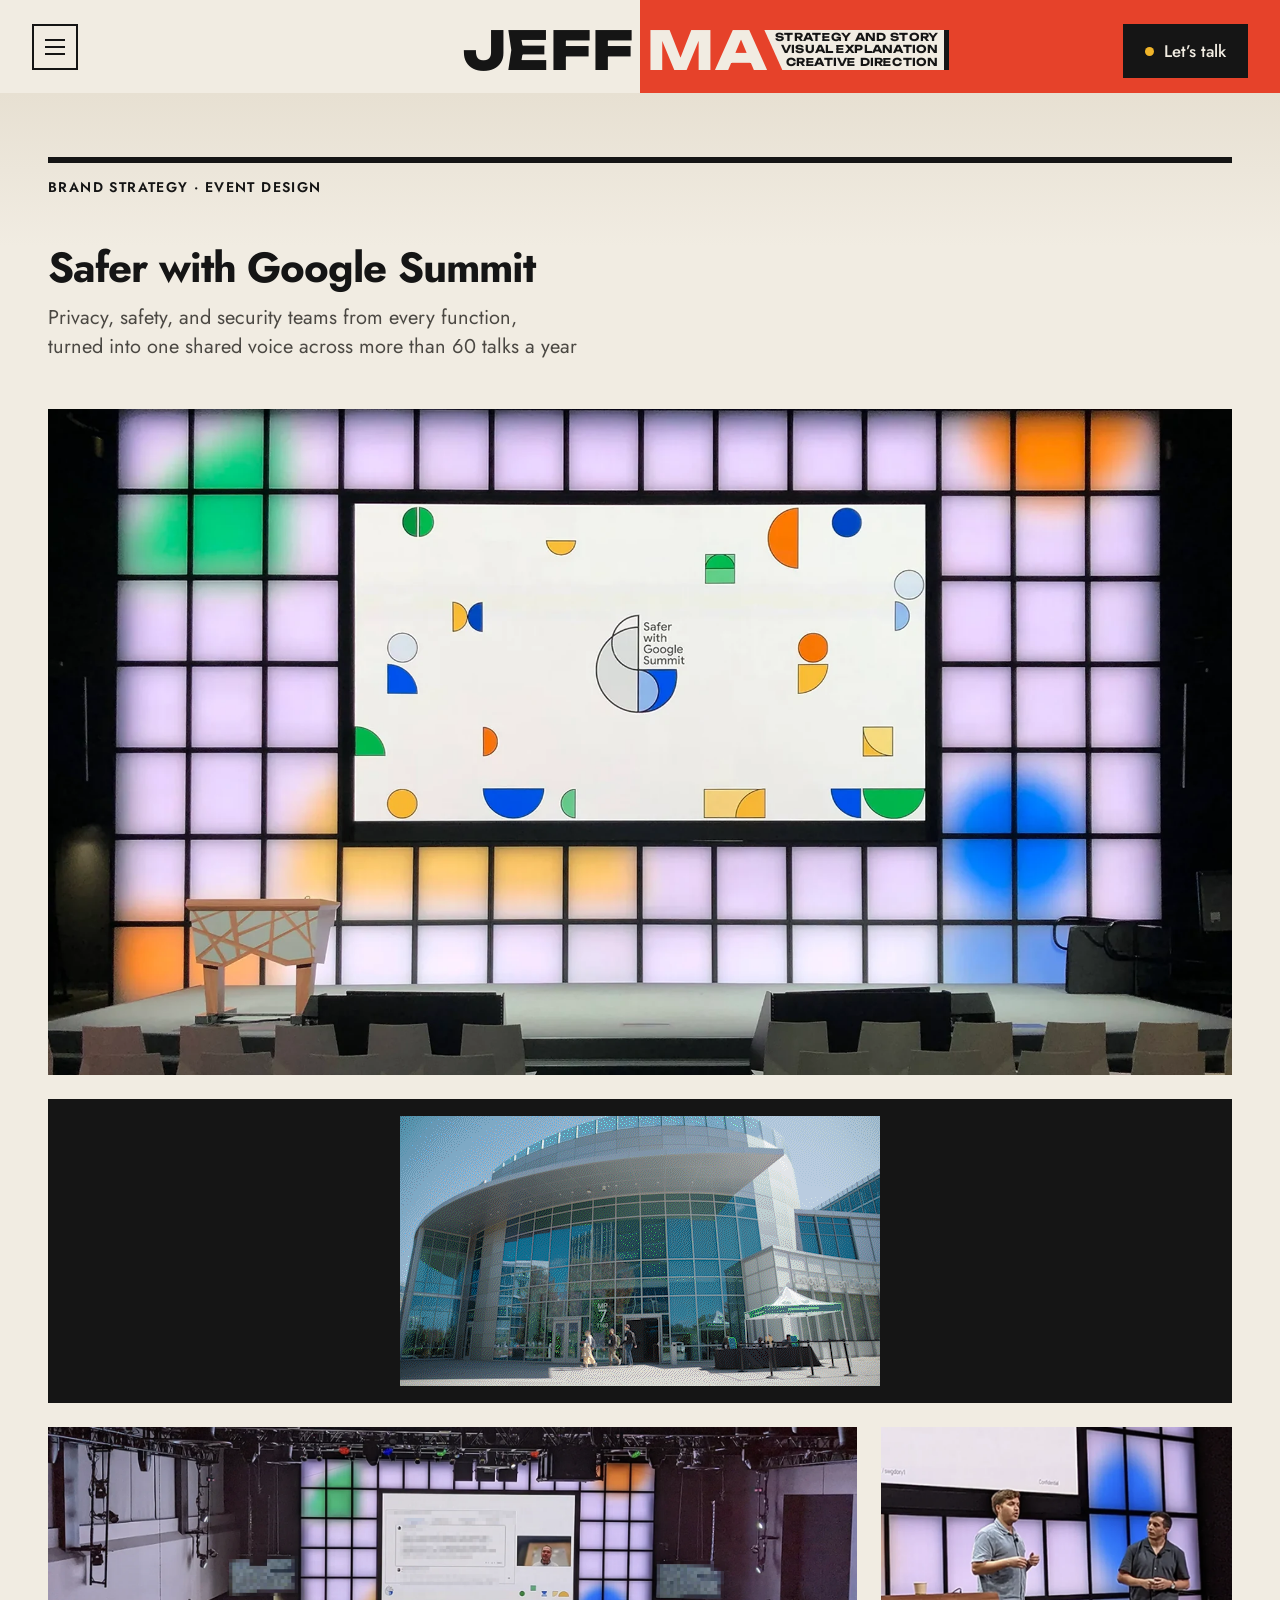
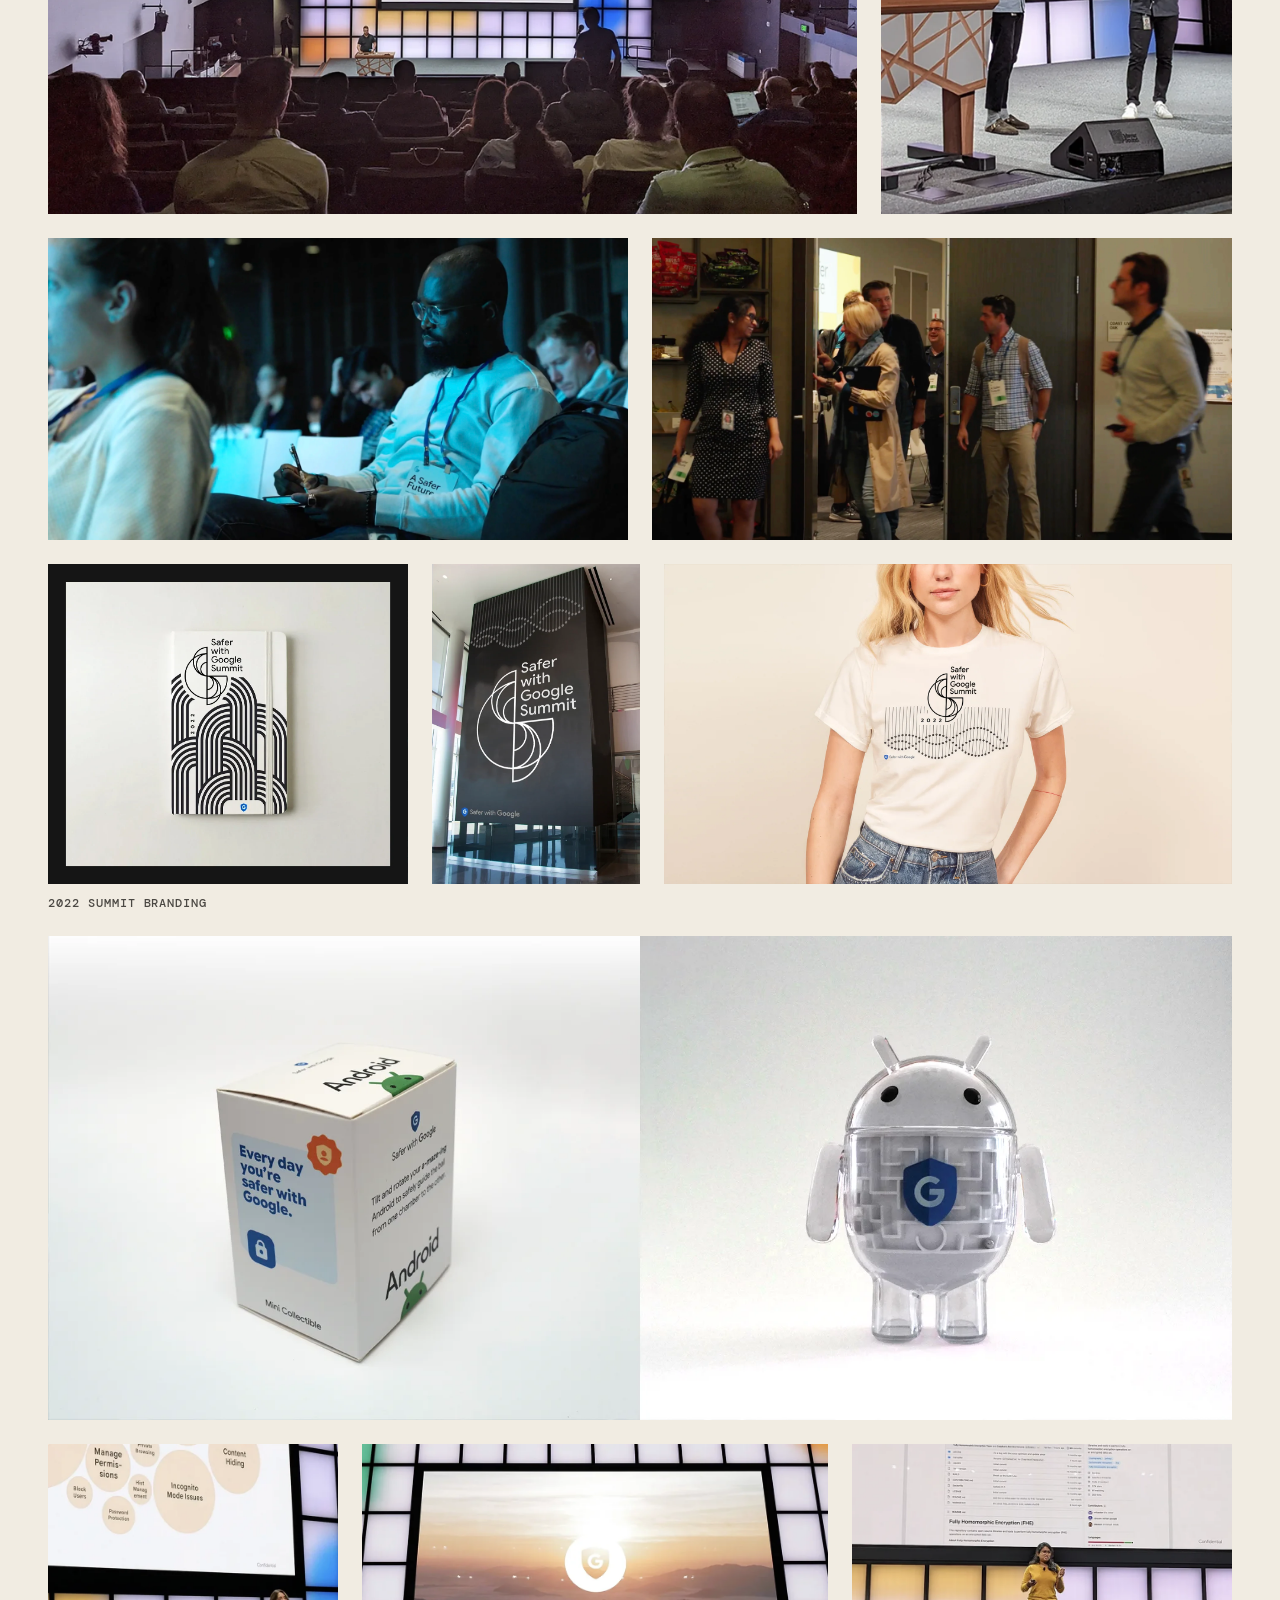
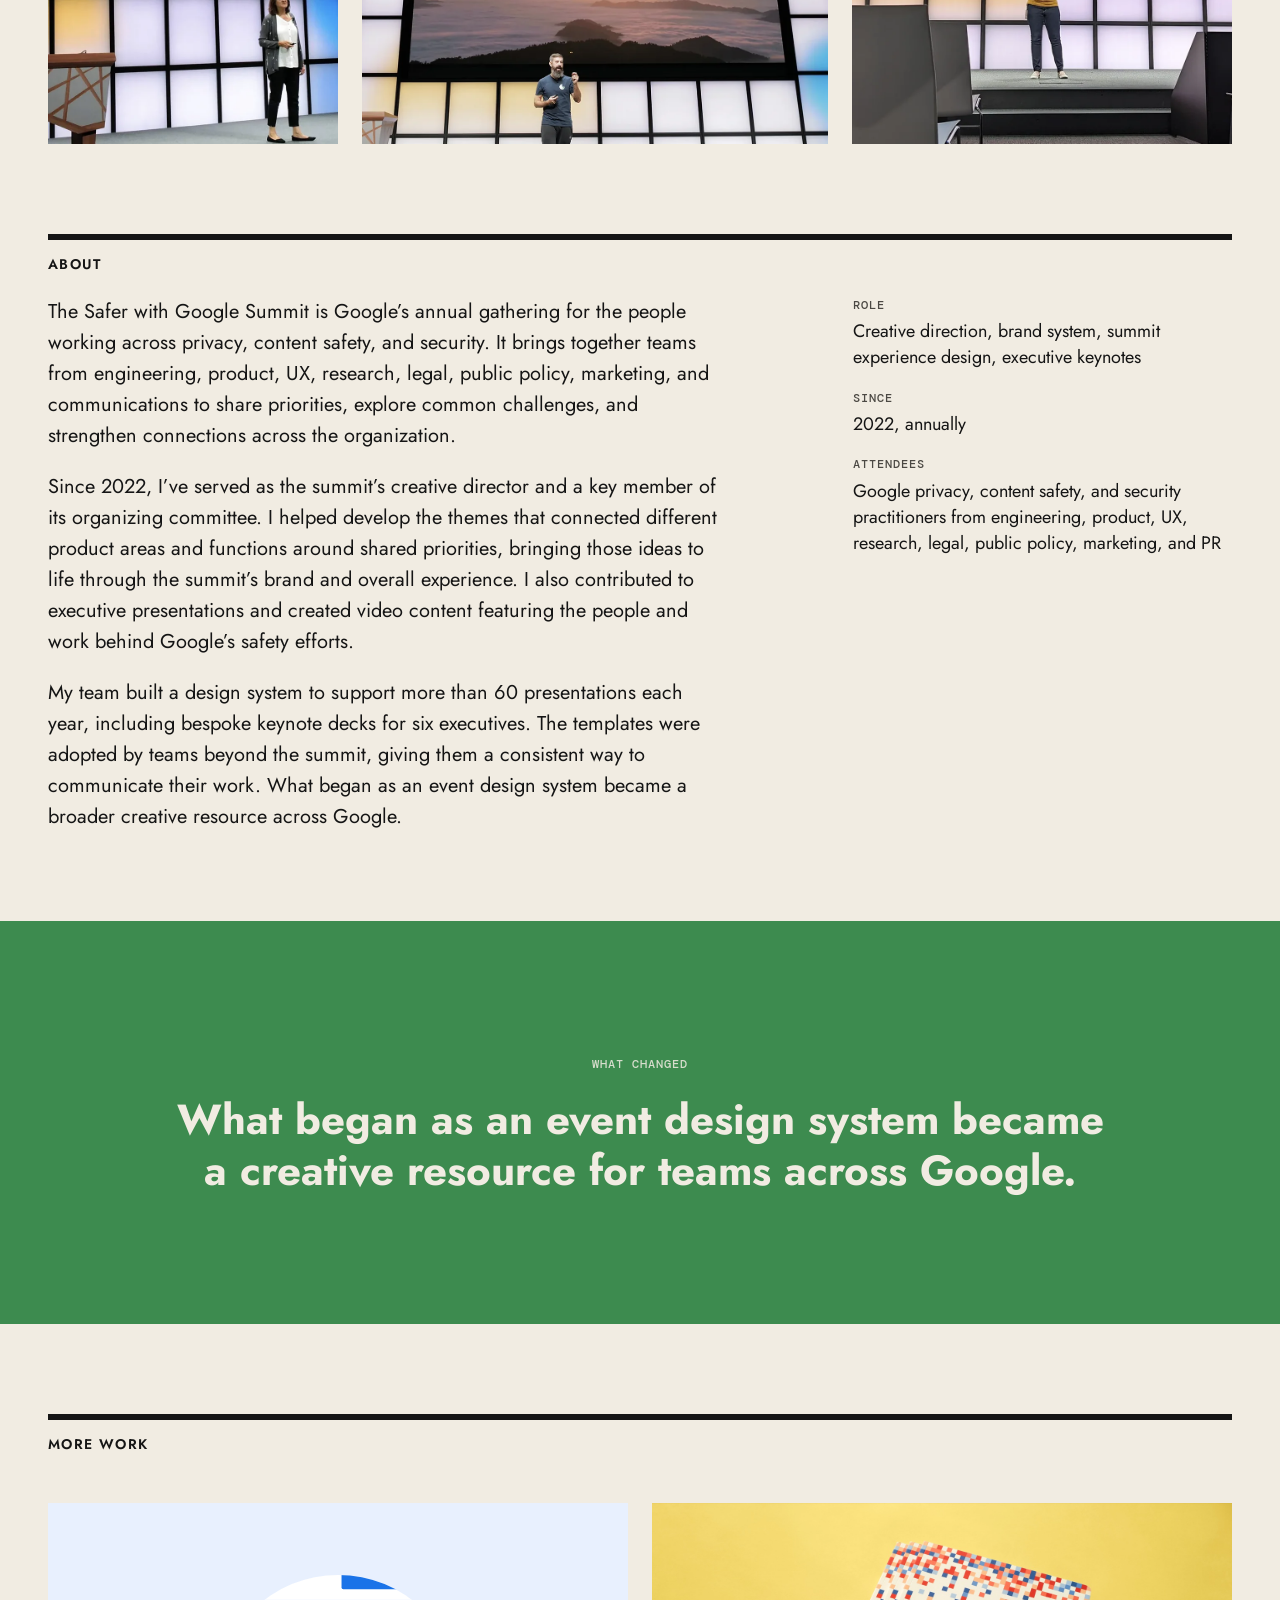
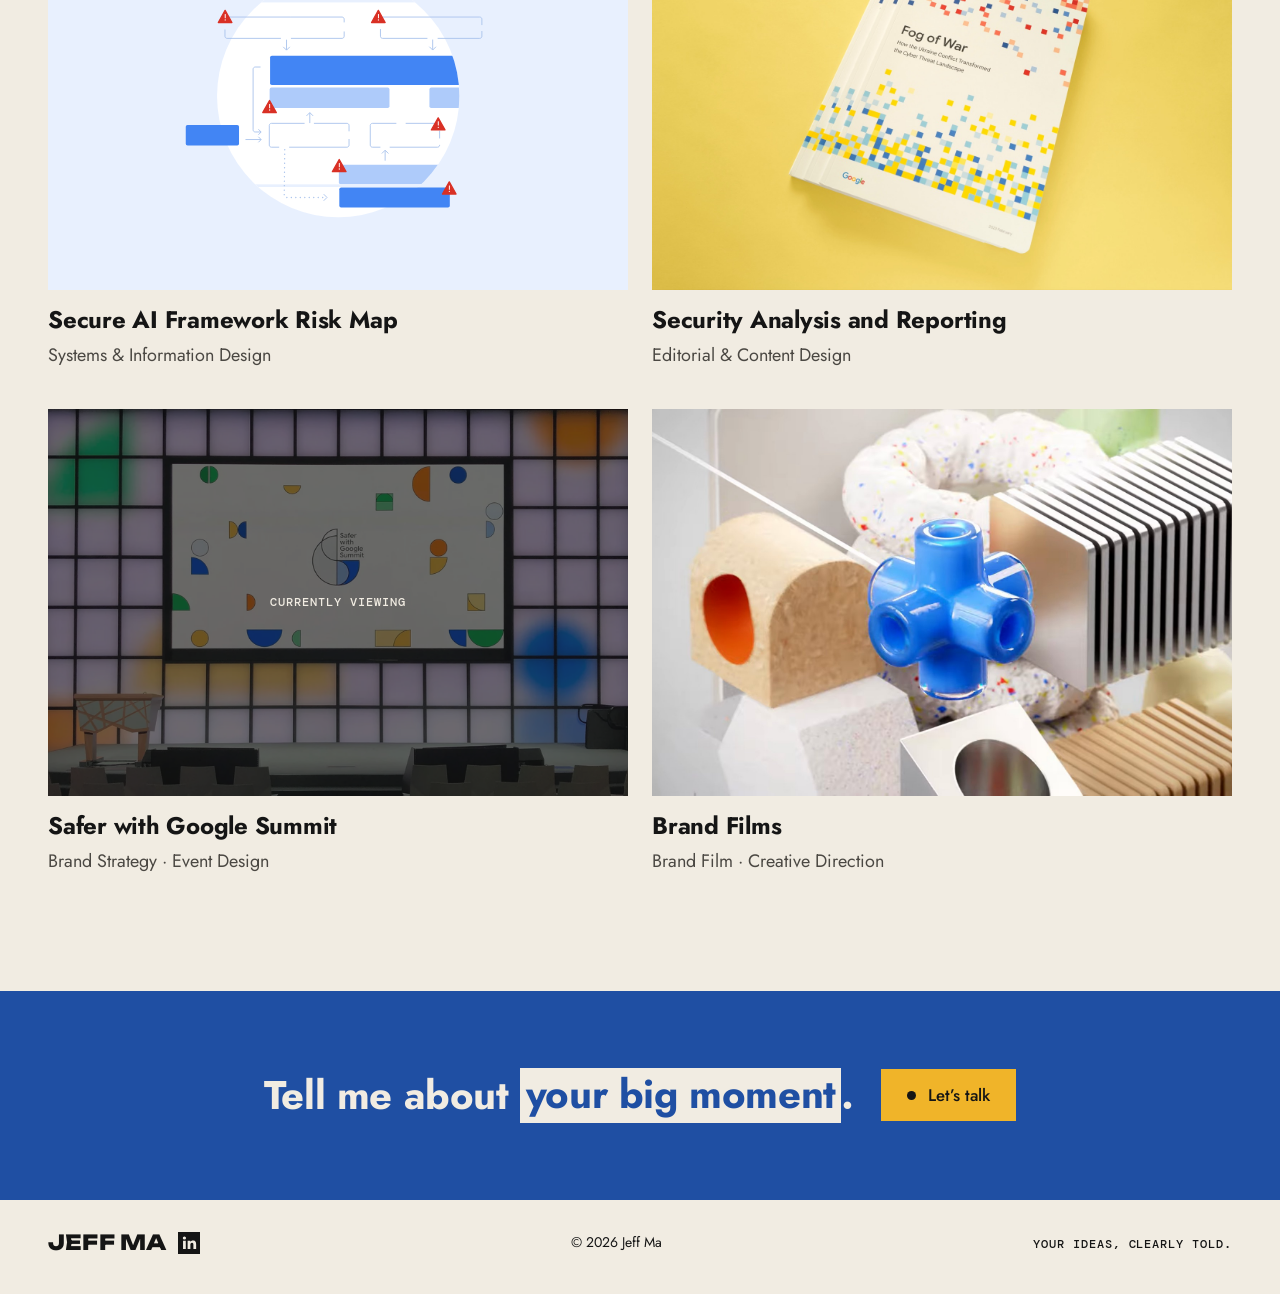
<file: projects/safer-with-google-summit.html>
<!doctype html>
<html lang="en">
<head>
<meta charset="utf-8">
<meta name="theme-color" content="#151515">
<meta name="viewport" content="width=device-width, initial-scale=1, viewport-fit=cover">
<script>/* Chrome on iPhone mis-sizes a page let under the notch (wider than what shows, its right edge cut off), so there it stays in the safe area. Safari runs under the notch, the colour to the screen's edges. */ if (/CriOS/.test(navigator.userAgent)){ document.querySelector('meta[name="viewport"]').setAttribute('content', 'width=device-width, initial-scale=1'); document.documentElement.classList.add('crios'); }</script>
<title>Safer with Google Summit — Jeff Ma</title>
<meta name="description" content="Brand, experience and presentation design for Google’s annual internal summit for privacy, content safety, and security practitioners.">
<!-- Link previews (see index.html for the ?v= version on the image). -->
<meta property="og:type" content="website">
<meta property="og:site_name" content="Jeff Ma">
<meta property="og:title" content="Safer with Google Summit — Jeff Ma">
<meta property="og:description" content="Brand, experience and presentation design for Google’s annual internal summit for privacy, content safety, and security practitioners.">
<meta property="og:url" content="https://majeff.com/projects/safer-with-google-summit.html">
<meta property="og:image" content="https://majeff.com/assets/og-image.png?v=20261102">
<meta property="og:image:width" content="1200">
<meta property="og:image:height" content="630">
<meta property="og:image:alt" content="Jeff Ma: strategy and story, visual explanation, creative direction">
<meta name="twitter:card" content="summary_large_image">
<link rel="icon" href="/favicon.ico" sizes="32x32">
<link rel="icon" type="image/png" href="/assets/favicon-32.png">
<link rel="apple-touch-icon" href="/assets/apple-touch-icon.png">
<link rel="preconnect" href="https://fonts.googleapis.com">
<link rel="preconnect" href="https://fonts.gstatic.com" crossorigin>
<link href="https://fonts.googleapis.com/css2?family=Jost:ital,wght@0,300..800;1,400..600&family=DM+Mono:wght@400;500&family=Unbounded:wght@700;800&display=swap" rel="stylesheet">
<link rel="stylesheet" href="project.css">
</head>
<body>

<header class="site-header">
  <div class="topbar s3-topbar">
    <div class="nav nav-left">
      <button class="menu-btn" type="button" aria-expanded="false" aria-controls="site-menu" aria-label="Menu"><i></i><i></i><i></i></button>
      <nav class="menu" id="site-menu" aria-label="Sections" hidden>
        <a href="../index.html#about">Introduction</a>
        <a href="../index.html#opportunity">Why it’s hard</a>
        <a href="../index.html#approach">How I help</a>
        <a href="../index.html#work">Things I’ve made</a>
        <a href="../index.html#contact">Getting started</a>
        <a class="menu-talk" href="../index.html#contact-form">Let’s talk</a>
      </nav>
    </div>
    <div class="brand">
      <a class="wordmark" href="../index.html" aria-label="Jeff Ma, home"><span class="wm s3-wm"><span class="s3-a">JEFF</span> <span class="s3-b">MA</span><span class="wm-panel"><span class="wm-panel-in"><span>Strat<b class="ealt">e</b>gy and story</span><span>Visual <b class="ealt">e</b>xplanation</span><span>Cr<b class="ealt">e</b>ativ<b class="ealt">e</b> dir<b class="ealt">e</b>ction</span></span></span><span class="wm-bar" aria-hidden="true"></span></span></a>
      <p class="wm-services"><span class="sv">Strat<b class="ealt">e</b>gy and story</span><span class="sv">Visual <b class="ealt">e</b>xplanation</span><span class="sv">Cr<b class="ealt">e</b>ativ<b class="ealt">e</b> dir<b class="ealt">e</b>ction</span></p>
    </div>
    <nav class="nav nav-right" aria-label="Contact">
      <a class="btn" href="../index.html#contact-form"><span class="dot"></span>Let’s talk</a>
    </nav>
  </div>
</header>

<main>

  <!-- Opening: what it is, the title, the story in one line, then the main picture. -->
  <section class="open">
    <div class="wrap">
      <p class="sec-mark label">Brand Strategy · Event Design</p>
      <h1>Safer with Google Summit</h1>
      <p class="lede">Privacy, safety, and security teams from every function, turned into one shared voice across more&nbsp;than&nbsp;60 talks a&nbsp;year</p>
      <figure class="hero"><img src="../assets/work/safer-with-google-summit/stage-2024-straight.webp" alt="Summit stage screen with the Safer with Google Summit mark surrounded by brand shapes"></figure>
    </div>
  </section>

  <!-- The photos, in rows of one, two or three. -->
  <section style="padding-top:0">
    <div class="wrap photos">
      <div class="prow"><figure class="framed" style="--r:1.778"><img src="../assets/work/safer-with-google-summit/summit-recap.gif" alt="Animated recap clip from the Safer with Google Summit" width="480" height="270" loading="lazy"></figure></div>
      <div class="prow"><figure style="--r:2.091"><img src="../assets/work/safer-with-google-summit/speaker-qa.webp?v=3" alt="A summit session from the back of the room: a full audience facing the stage, a remote presenter on the screen" width="1922" height="919" loading="lazy"></figure><figure style="--r:0.907"><img src="../assets/work/safer-with-google-summit/speaker-duo.webp" alt="Two speakers presenting together on the summit stage" width="823" height="907" loading="lazy"></figure></div>
      <div class="prow"><figure style="--r:1.917"><img src="../assets/work/safer-with-google-summit/audience.webp" alt="Attendee taking notes during a summit session" width="2880" height="1502" loading="lazy"></figure><figure style="--r:1.917"><img src="../assets/work/safer-with-google-summit/meetup.webp" alt="Attendees mingling in the hallway between sessions" width="2880" height="1502" loading="lazy"></figure></div>
      <div class="prow"><figure style="--r:1.127"><img src="../assets/work/safer-with-google-summit/notebook-2022.webp" alt="2022 Safer with Google Summit branded notebook" width="1217" height="1080" loading="lazy"><figcaption class="label">2022 summit branding</figcaption></figure><figure style="--r:0.651"><img src="../assets/work/safer-with-google-summit/elevator-2022.webp" alt="Safer with Google Summit branding wrapping a three-story lobby elevator shaft" width="703" height="1080" loading="lazy"></figure><figure style="--r:1.778"><img src="../assets/work/safer-with-google-summit/white-tee-2022.webp" alt="2022 Safer with Google Summit branded t-shirt" width="1920" height="1080" loading="lazy"></figure></div>
      <div class="prow"><figure style="--r:2.449"><img src="../assets/work/safer-with-google-summit/android-collectible.webp" alt="Safer with Google branded Android mini collectible, packaging, and figure" width="1920" height="784" loading="lazy"></figure></div>
      <div class="prow"><figure style="--r:0.967"><img src="../assets/work/safer-with-google-summit/speaker-permissions.webp" alt="A speaker on the summit stage beside a slide of browser privacy topics" width="702" height="726" loading="lazy"></figure><figure style="--r:1.553"><img src="../assets/work/safer-with-google-summit/speaker-keynote.webp" alt="A speaker in front of the summit’s Safer with Google shield on the main screen" width="1115" height="718" loading="lazy"></figure><figure style="--r:1.265"><img src="../assets/work/safer-with-google-summit/speaker-encryption.webp" alt="A speaker presenting on fully homomorphic encryption at the summit" width="906" height="716" loading="lazy"></figure></div>
    </div>
  </section>

  <!-- About: the account, and the facts beside it. -->
  <section>
    <div class="wrap about">
      <p class="sec-mark label">About</p>
      <div class="about-copy"><p>The Safer with Google Summit is Google’s annual gathering for the people working across privacy, content safety, and security. It brings together teams from engineering, product, UX, research, legal, public policy, marketing, and communications to share priorities, explore common challenges, and strengthen connections across the&nbsp;organization.</p><p>Since 2022, I’ve served as the summit’s creative director and a key member of its organizing committee. I helped develop the themes that connected different product areas and functions around shared priorities, bringing those ideas to life through the summit’s brand and overall experience. I also contributed to executive presentations and created video content featuring the people and work behind Google’s safety&nbsp;efforts.</p><p>My team built a design system to support more than 60 presentations each year, including bespoke keynote decks for six executives. The templates were adopted by teams beyond the summit, giving them a consistent way to communicate their work. What began as an event design system became a broader creative resource across&nbsp;Google.</p></div>
      <dl class="facts"><div><dt class="label">Role</dt><dd>Creative direction, brand system, summit experience design, executive keynotes</dd></div><div><dt class="label">Since</dt><dd>2022, annually</dd></div><div><dt class="label">Attendees</dt><dd>Google privacy, content safety, and security practitioners from engineering, product, UX, research, legal, public policy, marketing, and&nbsp;PR</dd></div></dl>
    </div>
  </section>

  <!-- What changed: the outcome, as a payoff band. -->
  <div class="payoff">
    <span class="label">What changed</span>
    <p class="big">What began as an event design&nbsp;system became a creative resource for teams across&nbsp;Google.</p>
  </div>

  <!-- More work -->
  <section>
    <div class="wrap">
      <p class="sec-mark label">More work</p>
      <ul class="more-list">
        <li><a href="secure-ai-framework.html"><span class="mp-thumb"><img src="../assets/work/secure-ai-framework/risk-map-full.svg" alt="" loading="lazy"></span><span class="mp-title">Secure AI Framework Risk Map</span><span class="mp-cat">Systems &amp; Information&nbsp;Design</span></a></li>
        <li><a href="security-reporting.html"><span class="mp-thumb"><img src="../assets/work/security-reporting/fog-of-war-card.jpg" alt="" loading="lazy"></span><span class="mp-title">Security Analysis and Reporting</span><span class="mp-cat">Editorial &amp; Content&nbsp;Design</span></a></li>
        <li class="is-current"><div aria-current="page"><span class="mp-thumb"><img src="../assets/work/safer-with-google-summit/stage-2024-straight.webp" alt="" loading="lazy"><span class="mp-now label">Currently viewing</span></span><span class="mp-title">Safer with Google Summit</span><span class="mp-cat">Brand&nbsp;Strategy · Event&nbsp;Design</span></div></li>
        <li><a href="films.html"><span class="mp-thumb"><img src="../assets/work/ai-safety/card.jpg" alt="" loading="lazy"></span><span class="mp-title">Brand Films</span><span class="mp-cat">Brand&nbsp;Film · Creative&nbsp;Direction</span></a></li>
      </ul>
    </div>
  </section>

  <!-- Closing: the homepage's last band, streamlined; its blank asks about this page's subject. -->
  <section class="end-band">
    <div class="wrap">
      <p class="end-ask">Tell me about <span class="box">your big moment</span><span class="hang">.</span></p>
      <a class="end-cta" href="../index.html#contact-form"><span class="dot" aria-hidden="true"></span>Let’s talk</a>
    </div>
  </section>

</main>

<a class="fab" href="../index.html#contact-form"><span class="dot" aria-hidden="true"></span>Let’s talk</a>

<footer>
  <div class="wrap">
    <span class="foot-name"><a class="wm" href="../index.html" aria-label="Jeff Ma, home">JEFF MA</a><a class="foot-in" href="https://www.linkedin.com/in/jeff-ma-8b6b663/" target="_blank" rel="noopener" aria-label="Jeff Ma on LinkedIn"><svg viewBox="0 0 24 24" aria-hidden="true"><rect width="24" height="24"/><path d="M5.5 9.5h3v9h-3zM7 4.8a1.75 1.75 0 1 1 0 3.5a1.75 1.75 0 0 1 0-3.5zM10.5 9.5h2.9v1.3c.5-.8 1.5-1.5 3-1.5c2.9 0 3.4 1.9 3.4 4.3v4.9h-3v-4.3c0-1.1 0-2.4-1.5-2.4s-1.8 1.1-1.8 2.3v4.4h-3z" fill="var(--paper)"/></svg></a></span>
    <span>© 2026 Jeff Ma</span>
    <span class="label">Your ideas, clearly told.</span>
  </div>
</footer>

<script>
/* The menu, as on the homepage: the button opens and closes it; a link, Escape, or a click elsewhere closes it. */
(function(){
  var btn = document.querySelector('.menu-btn'), menu = document.getElementById('site-menu'); if (!btn || !menu) return;
  function set(open){ btn.setAttribute('aria-expanded', open); btn.setAttribute('aria-label', open ? 'Close menu' : 'Menu'); menu.hidden = !open; if (open) menu.querySelector('a').focus(); }
  btn.addEventListener('click', function(e){ e.stopPropagation(); set(menu.hidden); });
  menu.addEventListener('click', function(e){ if (e.target.closest('a')) set(false); });
  document.addEventListener('click', function(e){ if (!menu.hidden && !menu.contains(e.target)) set(false); });
  document.addEventListener('keydown', function(e){ if (e.key === 'Escape' && !menu.hidden){ set(false); btn.focus(); } });
})();
</script>
<script>
/* The phone lockup. The panel is the wide lockup's, scaled so its lines' type is 11px (less where the row is short of
   room), inside a 1.5px rule on its top, slanted left and bottom. The wordmark is then scaled so it spans the panel exactly,
   the J's ink to the A's right point, and the panel is set under it, its point at the J's ink and its bar's edge at the A's. */
(function(){
  var wm = document.querySelector('.site-header .s3-wm'), panel = wm && wm.querySelector('.wm-panel'), brand = wm && wm.closest('.brand');
  if (!panel) return;
  var phone = window.matchMedia('(max-width: 639px)'), cv = document.createElement('canvas').getContext('2d'), busy = false, lastPh = '';
  var B = 1.5, N = Math.sqrt(1 + .45 * .45);   // the rule, and a distance square to the slant measured across
  function ink(node, idx, side){   // the left or right edge of a character's ink, in viewport px
    var r = document.createRange(); r.setStart(node, idx); r.setEnd(node, idx + 1); var box = r.getBoundingClientRect();
    var cs = getComputedStyle(wm); cv.font = cs.fontWeight + ' ' + cs.fontSize + ' ' + cs.fontFamily;
    var m = cv.measureText(node.textContent.charAt(idx));
    return side === 'left' ? box.left - m.actualBoundingBoxLeft : box.left + m.actualBoundingBoxRight;
  }
  function fit(){ if (busy) return; busy = true; panel.style.removeProperty('--pf'); layout();
    // too wide to sit beside the menu: set the panel's type a little smaller (not under 8px) and lay out again
    var bar = brand.parentElement, bs = getComputedStyle(bar), mb = bar.querySelector('.menu-btn').getBoundingClientRect();
    var room = bar.getBoundingClientRect().right - parseFloat(bs.paddingRight) - (mb.right + 16), over = wm.getBoundingClientRect().width;
    var pf = 11;
    for (var k = 0; k < 3 && phone.matches && over > room + 0.5 && pf > 8; k++){   // refit a few times: the wordmark follows the panel, so the ratio isn't exact
      pf = Math.max(8, pf * room / over); panel.style.setProperty('--pf', pf.toFixed(2) + 'px'); layout(); over = wm.getBoundingClientRect().width;
    }
    finish(); busy = false;
  }
  function layout(){
    if (!phone.matches){
      wm.style.fontSize = ''; wm.style.removeProperty('--pl');
      brand.style.removeProperty('--ph'); return;
    }
    wm.style.fontSize = '';
    var E = parseFloat(getComputedStyle(panel).fontSize);
    var Wo = (.45 + N) * B + 3.374 * E + .1 * E;   // the rule's corner, the wide panel (3.374em), the bar (0.1em)
    var jNode = wm.querySelector('.s3-a').firstChild, aNode = wm.querySelector('.s3-b').firstChild;
    var span0 = ink(aNode, 1, 'right') - ink(jNode, 0, 'left'), fs0 = parseFloat(getComputedStyle(wm).fontSize);
    wm.style.fontSize = (fs0 * Wo / span0).toFixed(3) + 'px';
    var wl = wm.getBoundingClientRect().left, fl = ink(jNode, 0, 'left');
    wm.style.setProperty('--pl', (fl - wl).toFixed(3) + 'px');
  }
  function finish(){
    var ph = phone.matches ? (panel.getBoundingClientRect().bottom - wm.getBoundingClientRect().bottom).toFixed(1) + 'px' : '';
    if (ph) brand.style.setProperty('--ph', ph);
    if (ph !== lastPh){ lastPh = ph; busy = true; window.dispatchEvent(new Event('resize')); busy = false; }   // the hero lays out under the header: let it re-measure
  }
  fit(); window.addEventListener('resize', fit); phone.addEventListener('change', fit);   // the media query can flip before the resize arrives
  if (document.fonts && document.fonts.ready) document.fonts.ready.then(fit);
})();
/* Wide (landscape): JEFF MA across the header's split, as on the homepage, the space between the words on the middle. */
(function(){
  var wm = document.querySelector('.site-header .s3-wm'); if (!wm) return;
  var wide = window.matchMedia('(orientation: landscape)');
  function fit(){
    wm.style.setProperty('--shift', '0px'); wm.classList.toggle('across', wide.matches); if (!wide.matches) return;
    var ar = wm.querySelector('.s3-a').getBoundingClientRect(), br = wm.querySelector('.s3-b').getBoundingClientRect();
    wm.style.setProperty('--shift', Math.round(document.documentElement.clientWidth / 2 - (ar.right + br.left) / 2) + 'px');
  }
  fit(); window.addEventListener('resize', fit); wide.addEventListener('change', fit);
  if (document.fonts && document.fonts.ready) document.fonts.ready.then(fit);
})();
</script>
<script>
/* The floating "Let's talk": shown while neither the top of the page nor its closing "Let's talk" (or the footer) is in view. */
(function(){
  var fab = document.querySelector('.fab'); if (!fab || !window.IntersectionObserver) return;
  var top = document.querySelector('.s3') || document.querySelector('.site-header'), ends = [].slice.call(document.querySelectorAll('.payoff-end, .end-band, footer')), seen = new Map();
  function set(){ var on = !seen.get(top) && !ends.some(function(e){ return seen.get(e); }); fab.classList.toggle('is-on', on); }
  var io = new IntersectionObserver(function(es){ es.forEach(function(e){ seen.set(e.target, e.isIntersecting); }); set(); });
  [top].concat(ends).forEach(function(e){ if (e) io.observe(e); });
})();
</script>
<!-- Cloudflare Web Analytics: cookieless visit counts, on majeff.com only (previews on localhost and the phone aren't counted) -->
<script>if (/(^|\.)majeff\.com$/.test(location.hostname)){ var cfwa = document.createElement('script'); cfwa.type = 'module'; cfwa.src = 'https://static.cloudflareinsights.com/beacon.min.js'; cfwa.setAttribute('data-cf-beacon', '{"token": "4933f2f18d6148d599c5b84d94d98d93"}'); document.body.appendChild(cfwa); }</script>
</body>
</html>
</file>
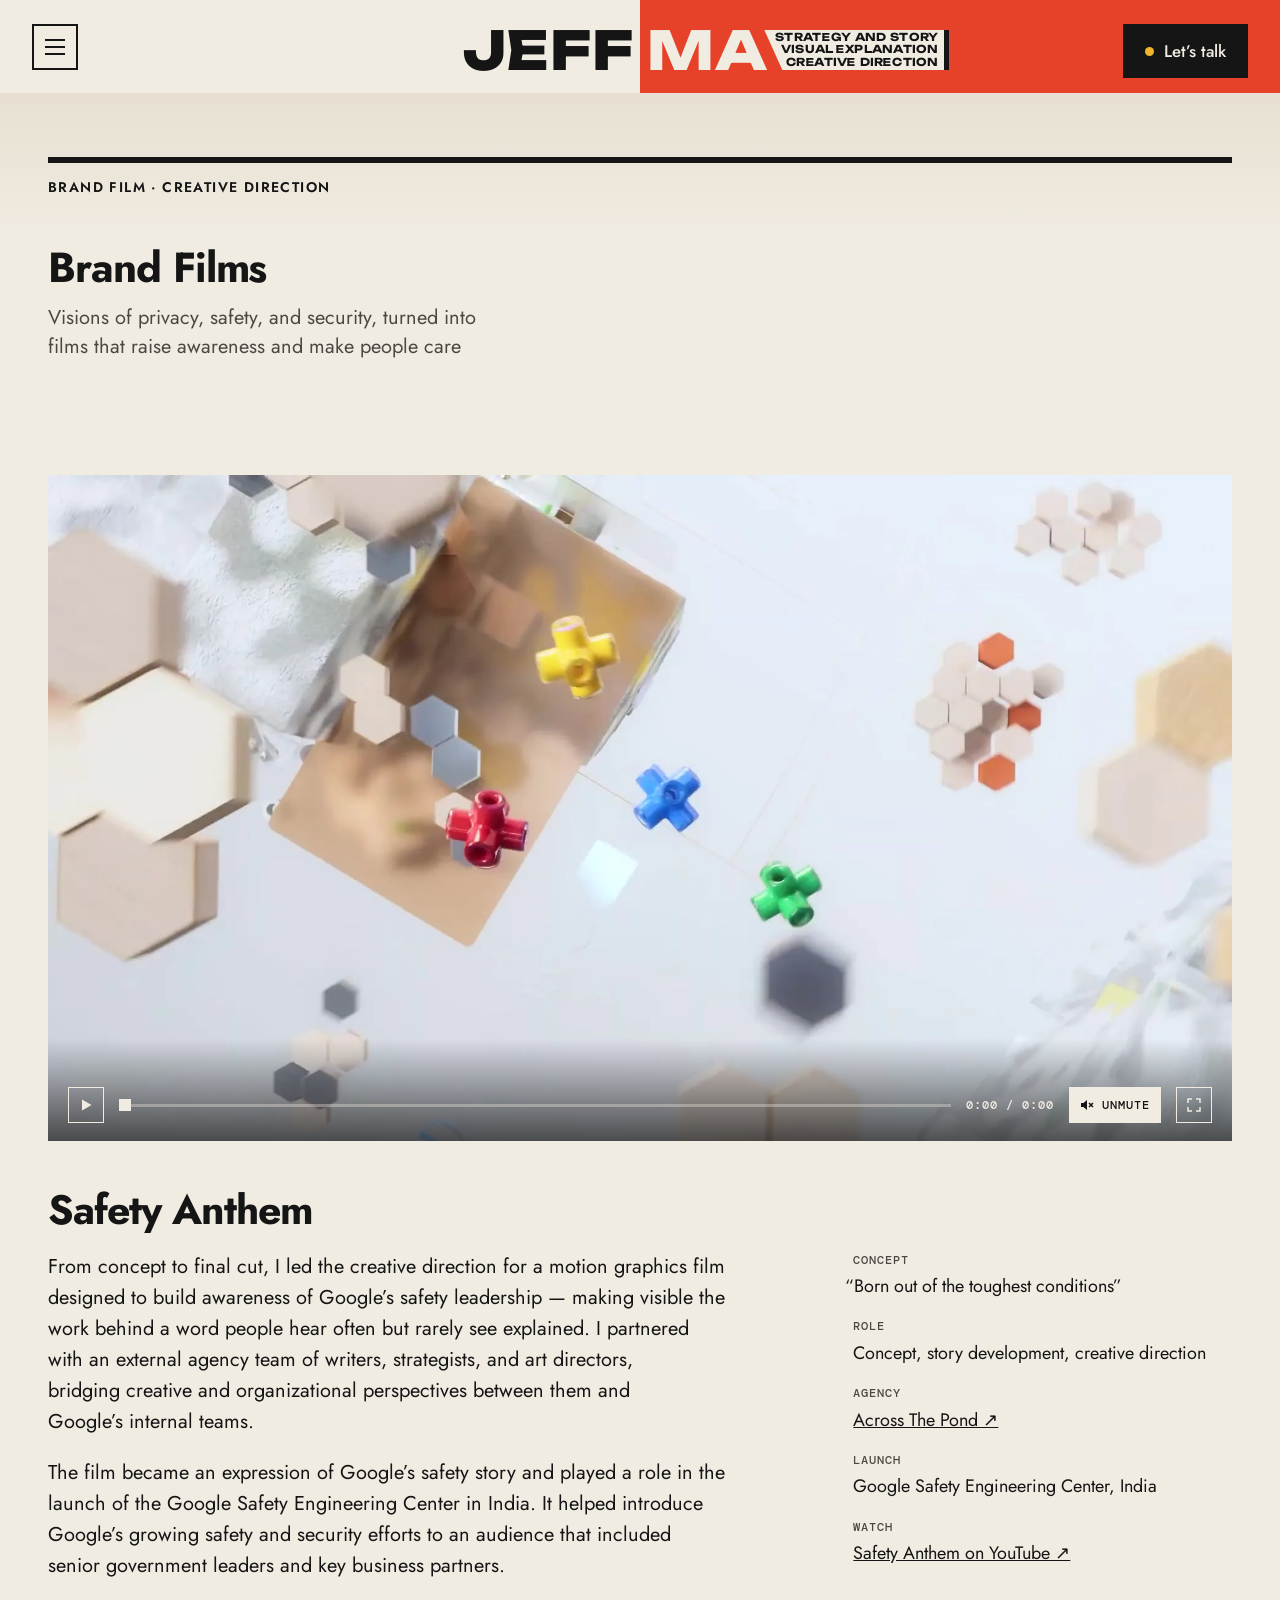
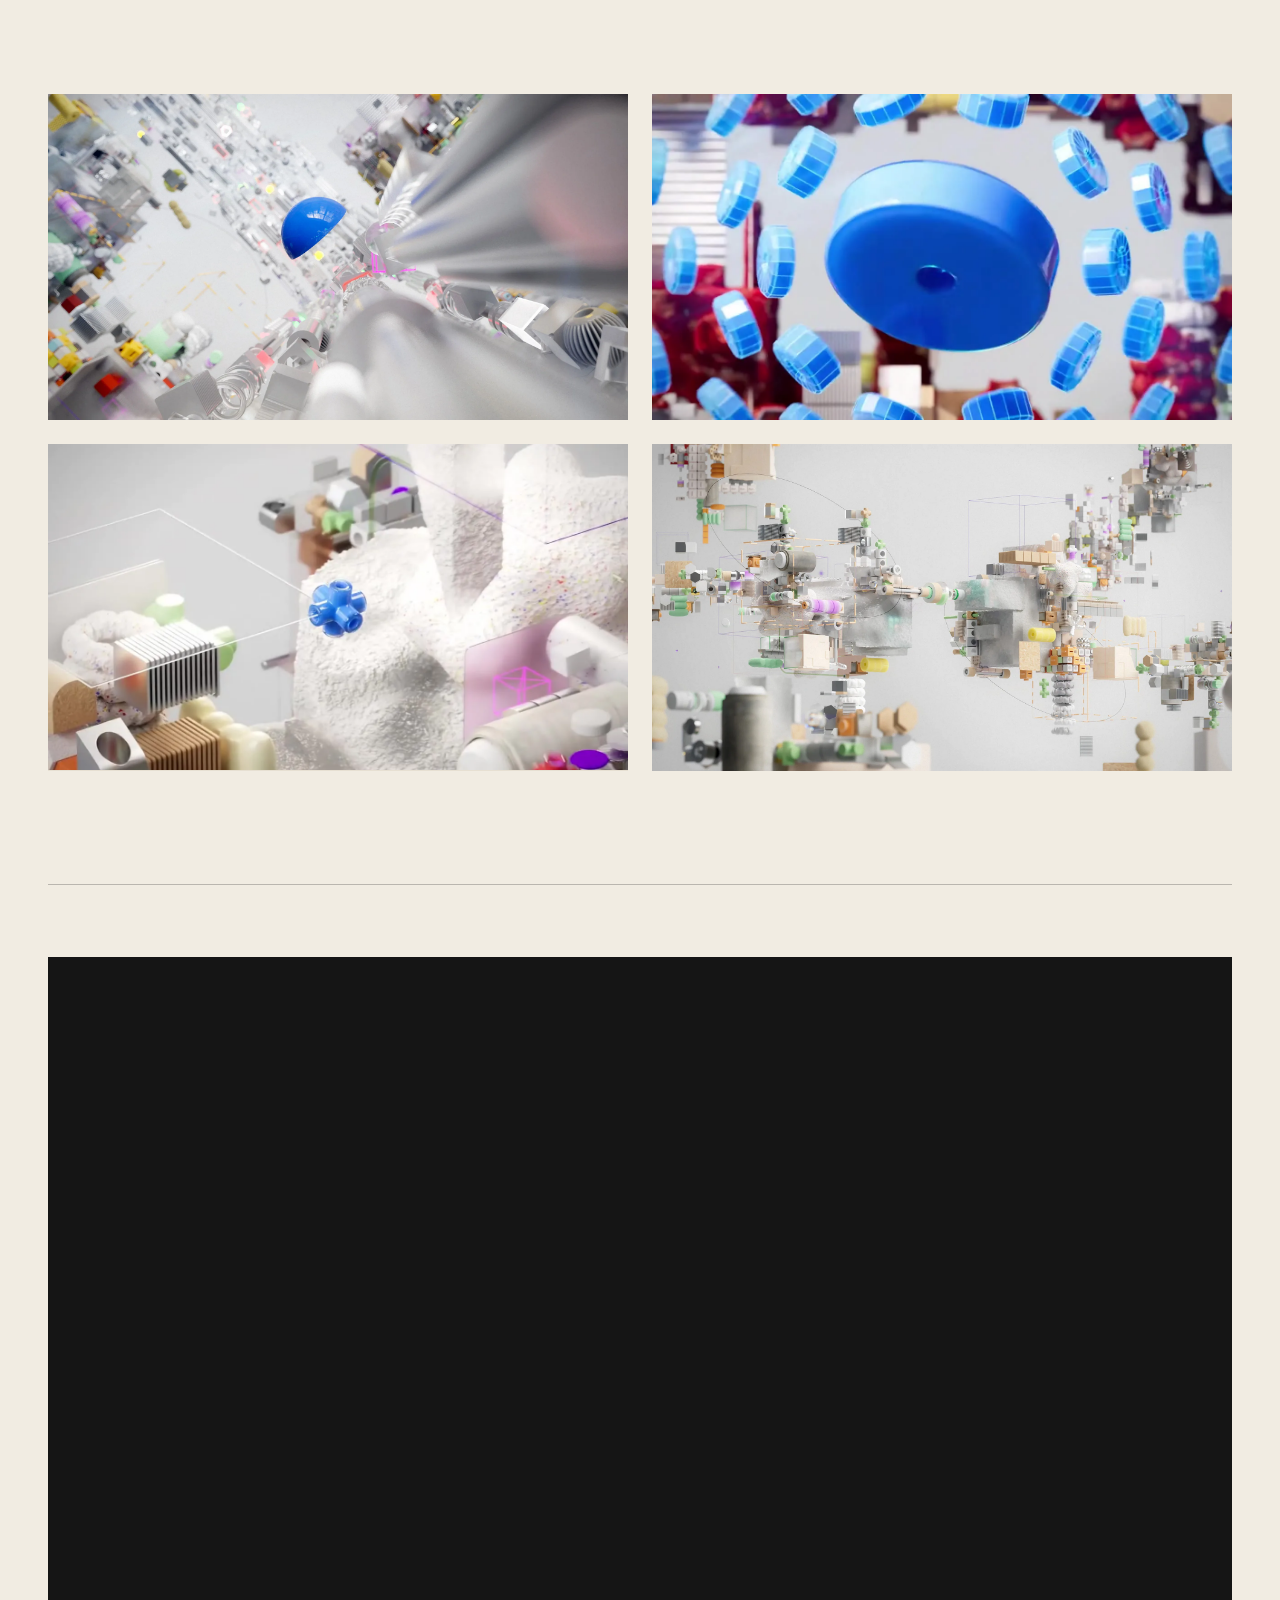
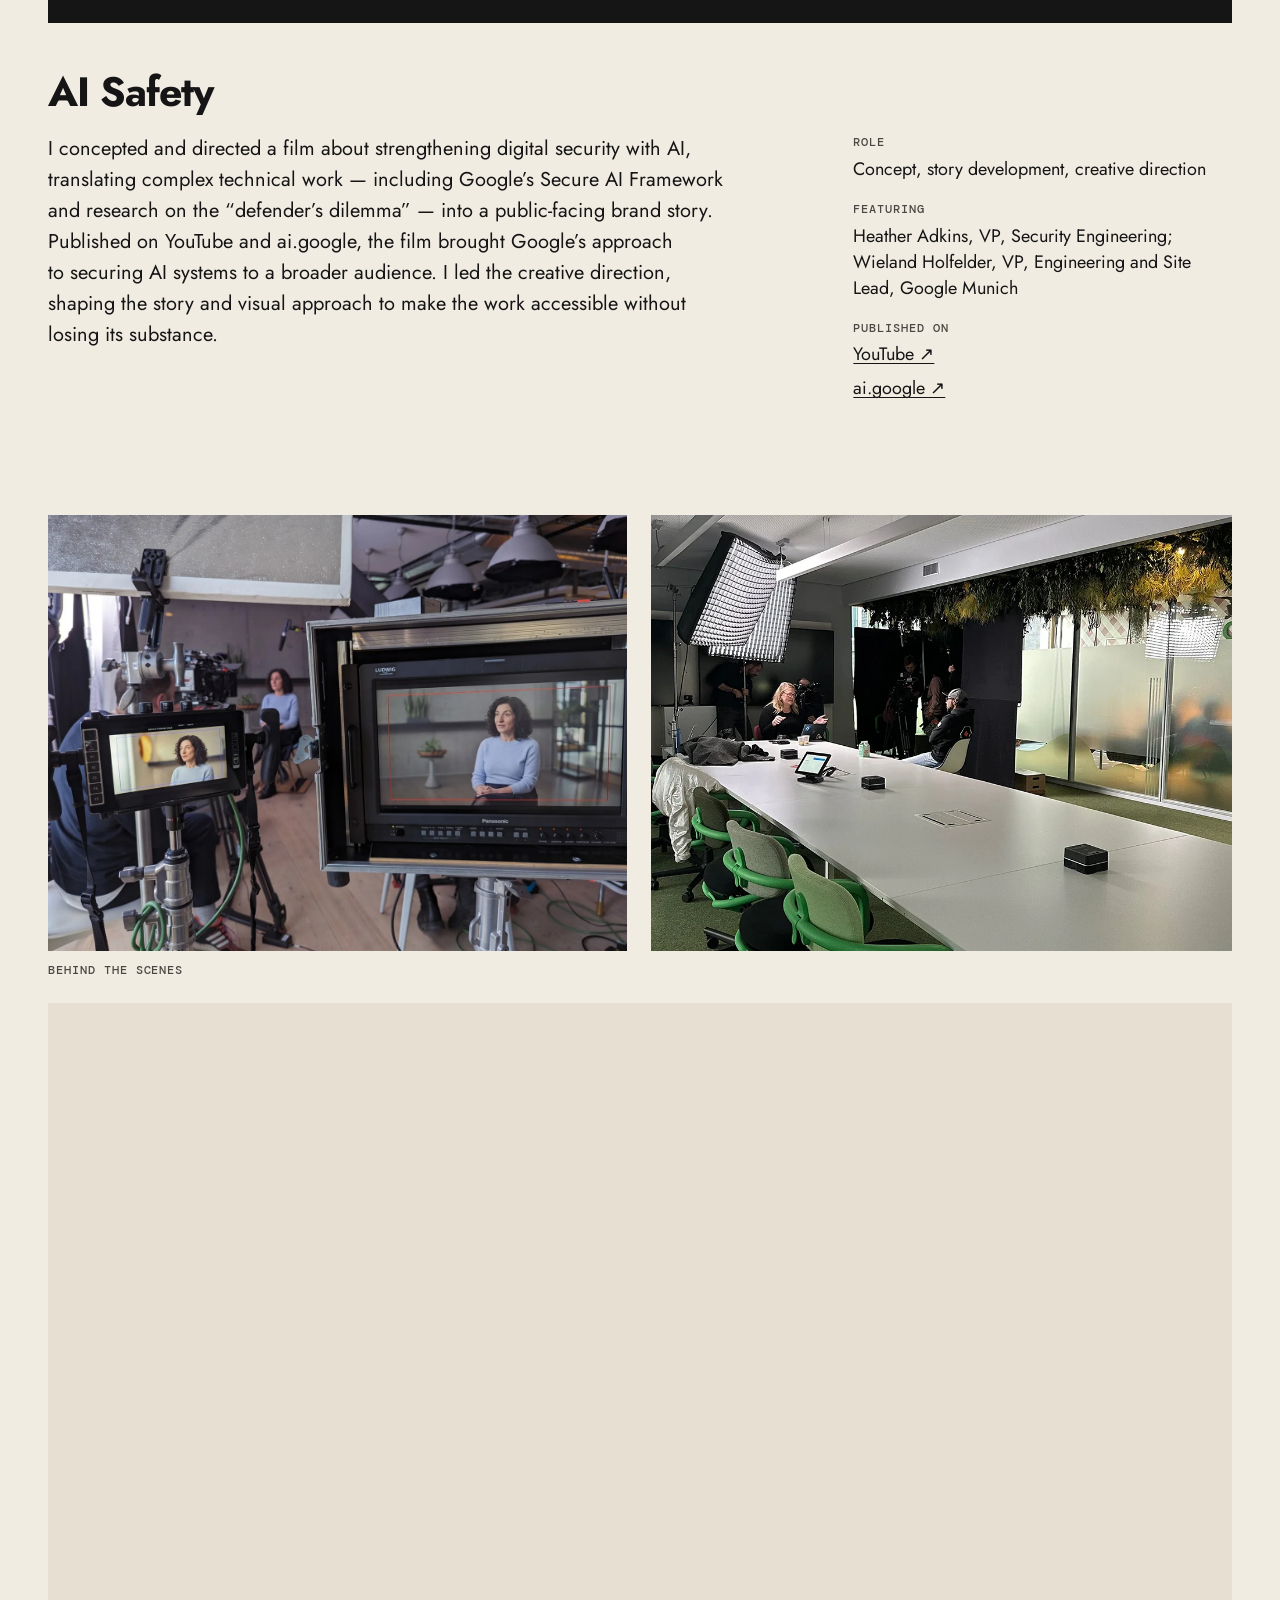
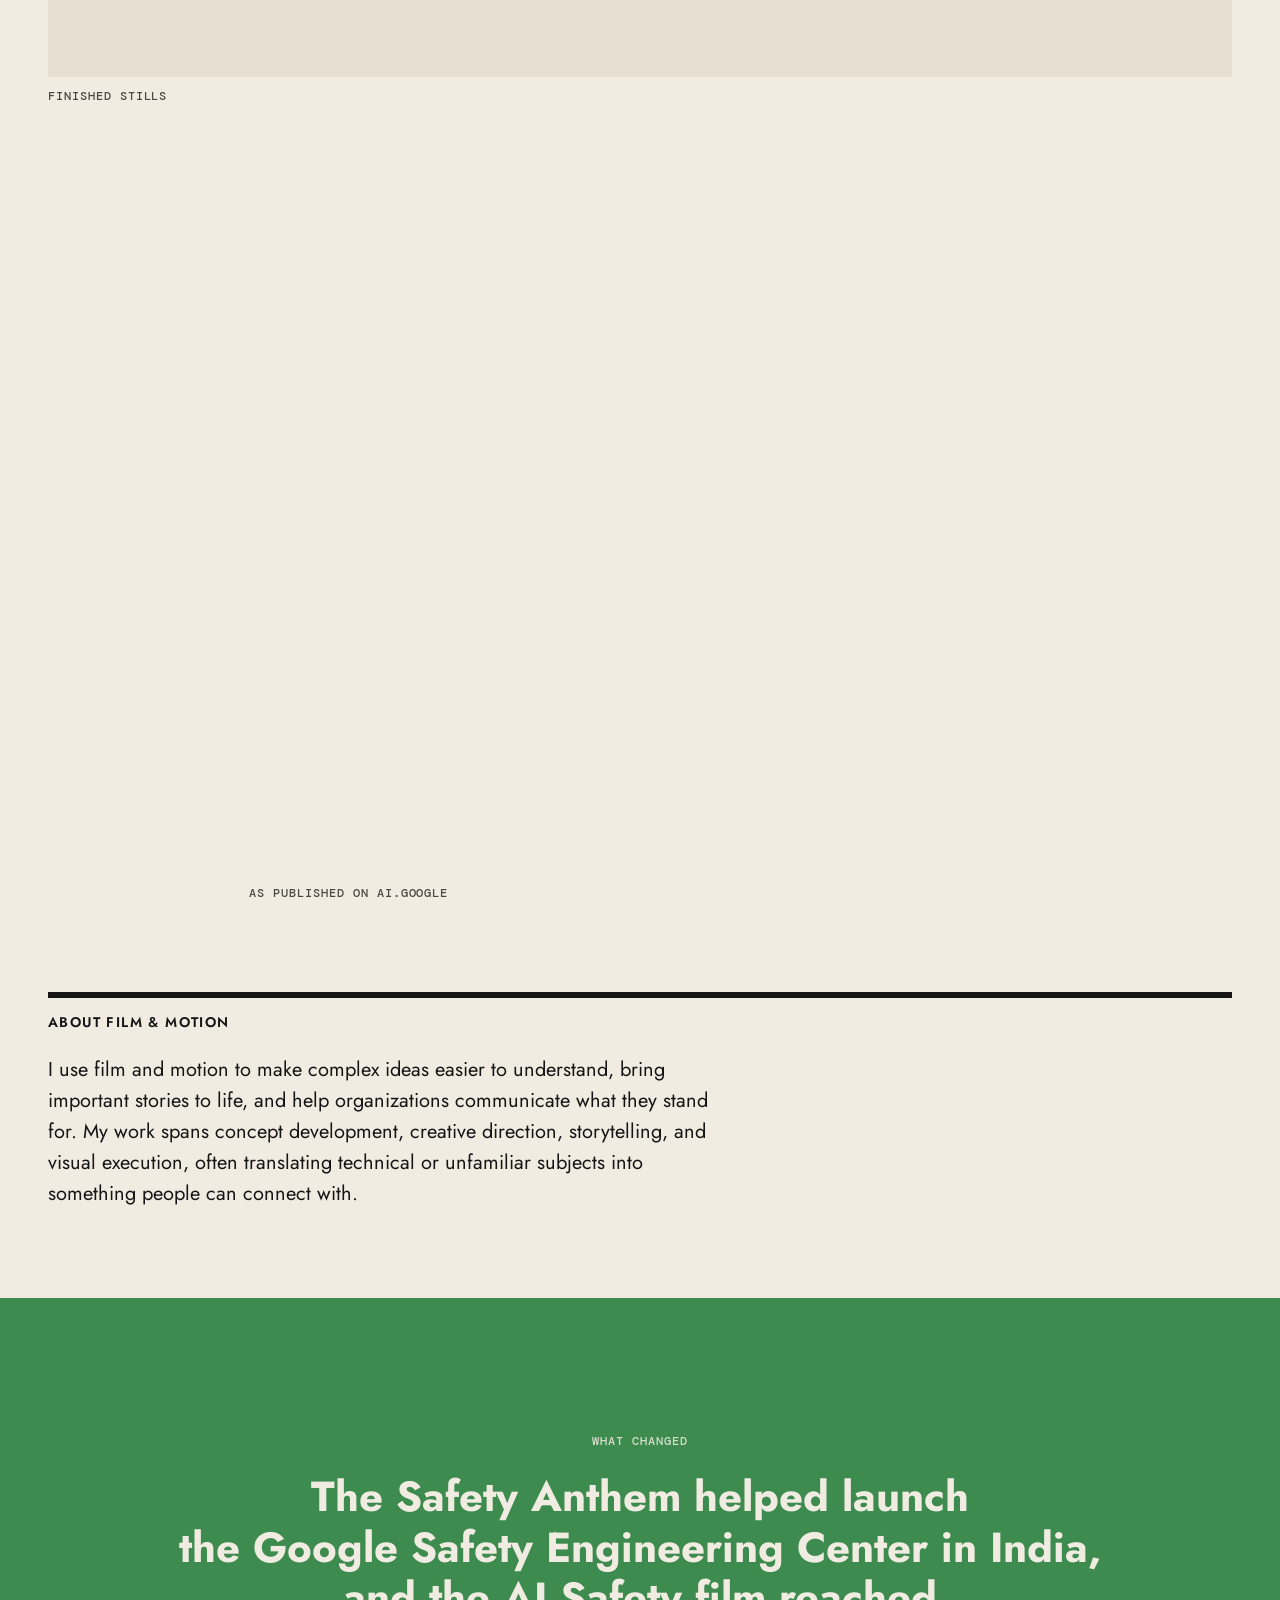
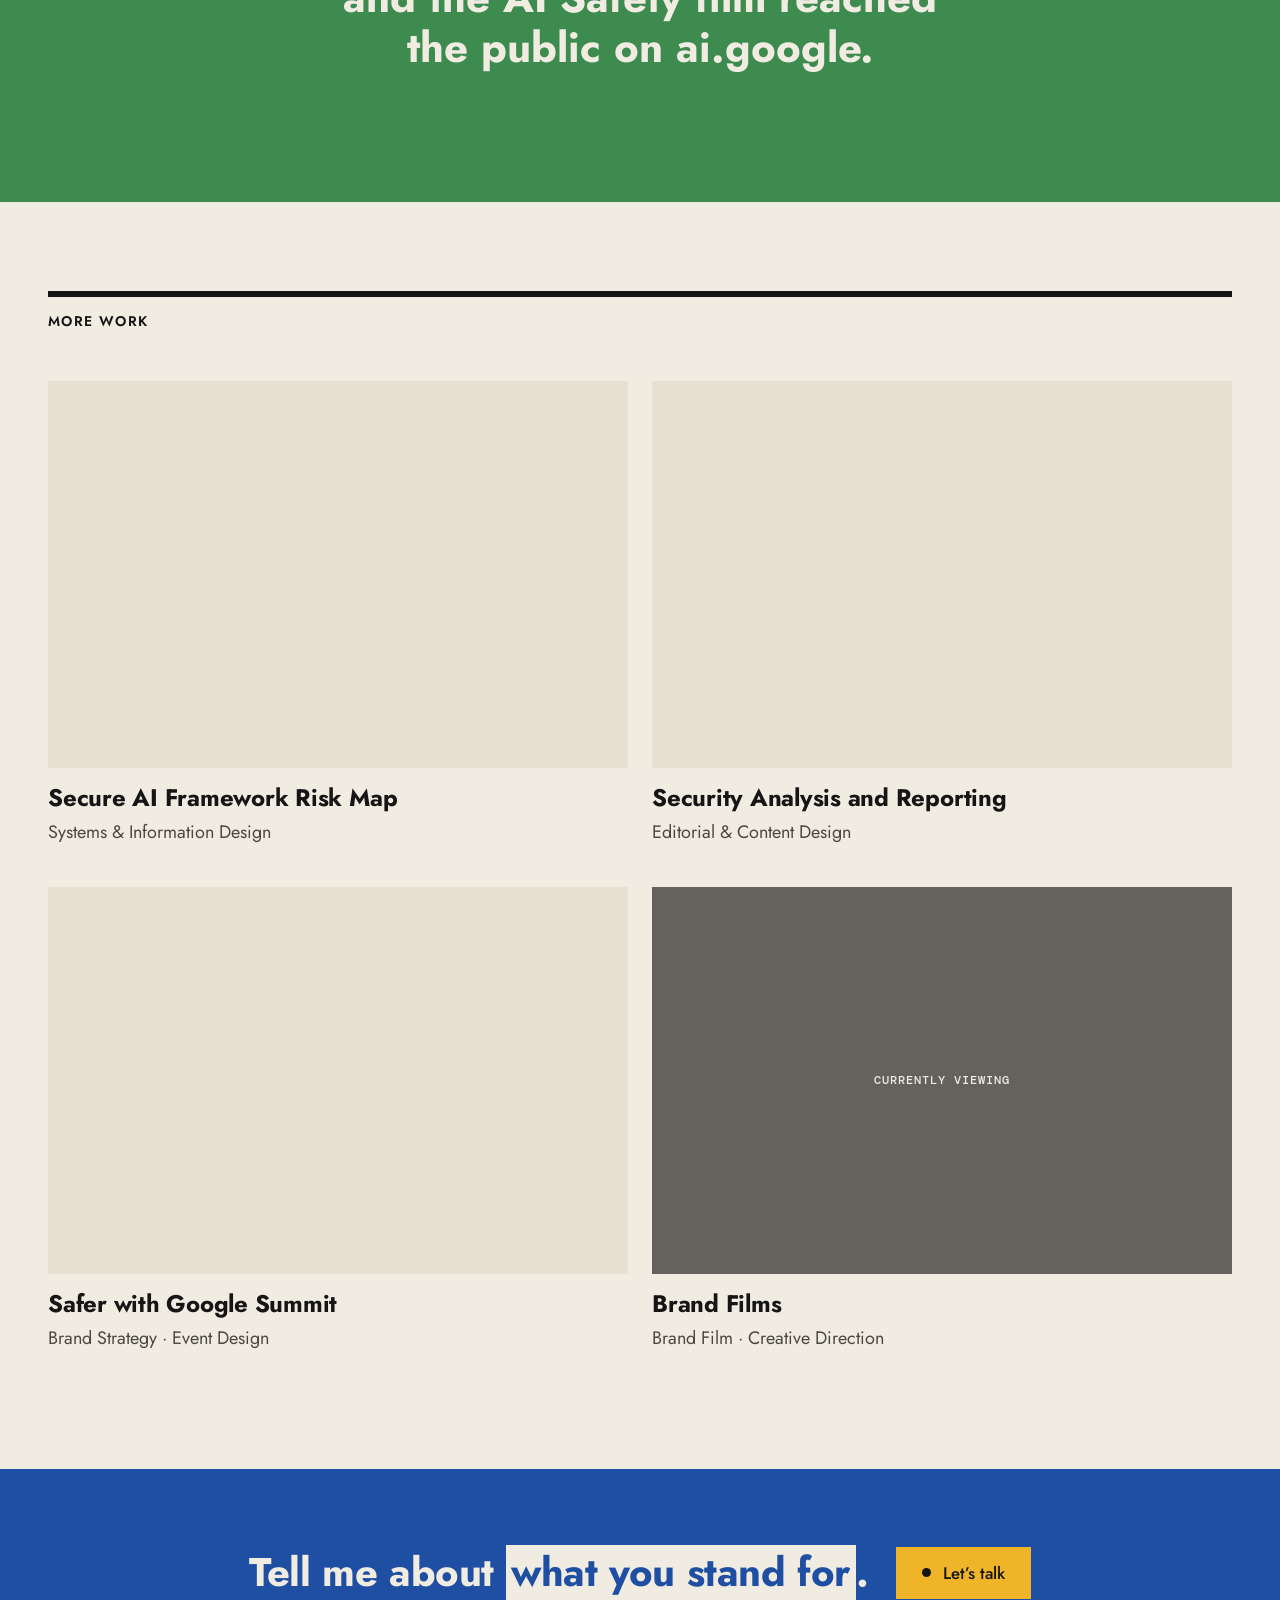
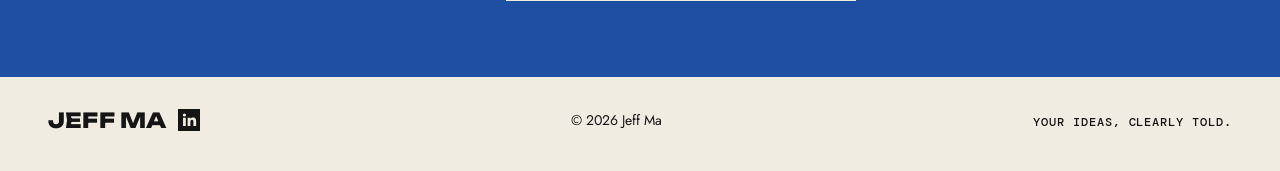
<file: projects/safety-anthem.html>
<!doctype html>
<html lang="en">
<head>
<meta charset="utf-8">
<title>Safety Anthem Film — Jeff Ma</title>
<!-- Link previews (see index.html for the ?v= version on the image). -->
<meta property="og:type" content="website">
<meta property="og:site_name" content="Jeff Ma">
<meta property="og:title" content="Safety Anthem Film — Jeff Ma">
<meta property="og:url" content="https://majeff.com/projects/safety-anthem.html">
<meta property="og:image" content="https://majeff.com/assets/og-image.png?v=20261102">
<meta property="og:image:width" content="1200">
<meta property="og:image:height" content="630">
<meta property="og:image:alt" content="Jeff Ma: strategy and story, visual explanation, creative direction">
<meta name="twitter:card" content="summary_large_image">
<meta http-equiv="refresh" content="0; url=films.html">
<link rel="canonical" href="films.html">
</head>
<body>
<!-- Safety Anthem Film is now part of Brand Films. -->
<p><a href="films.html">Safety Anthem Film is now part of Brand Films.</a></p>
</body>
</html>
</file>
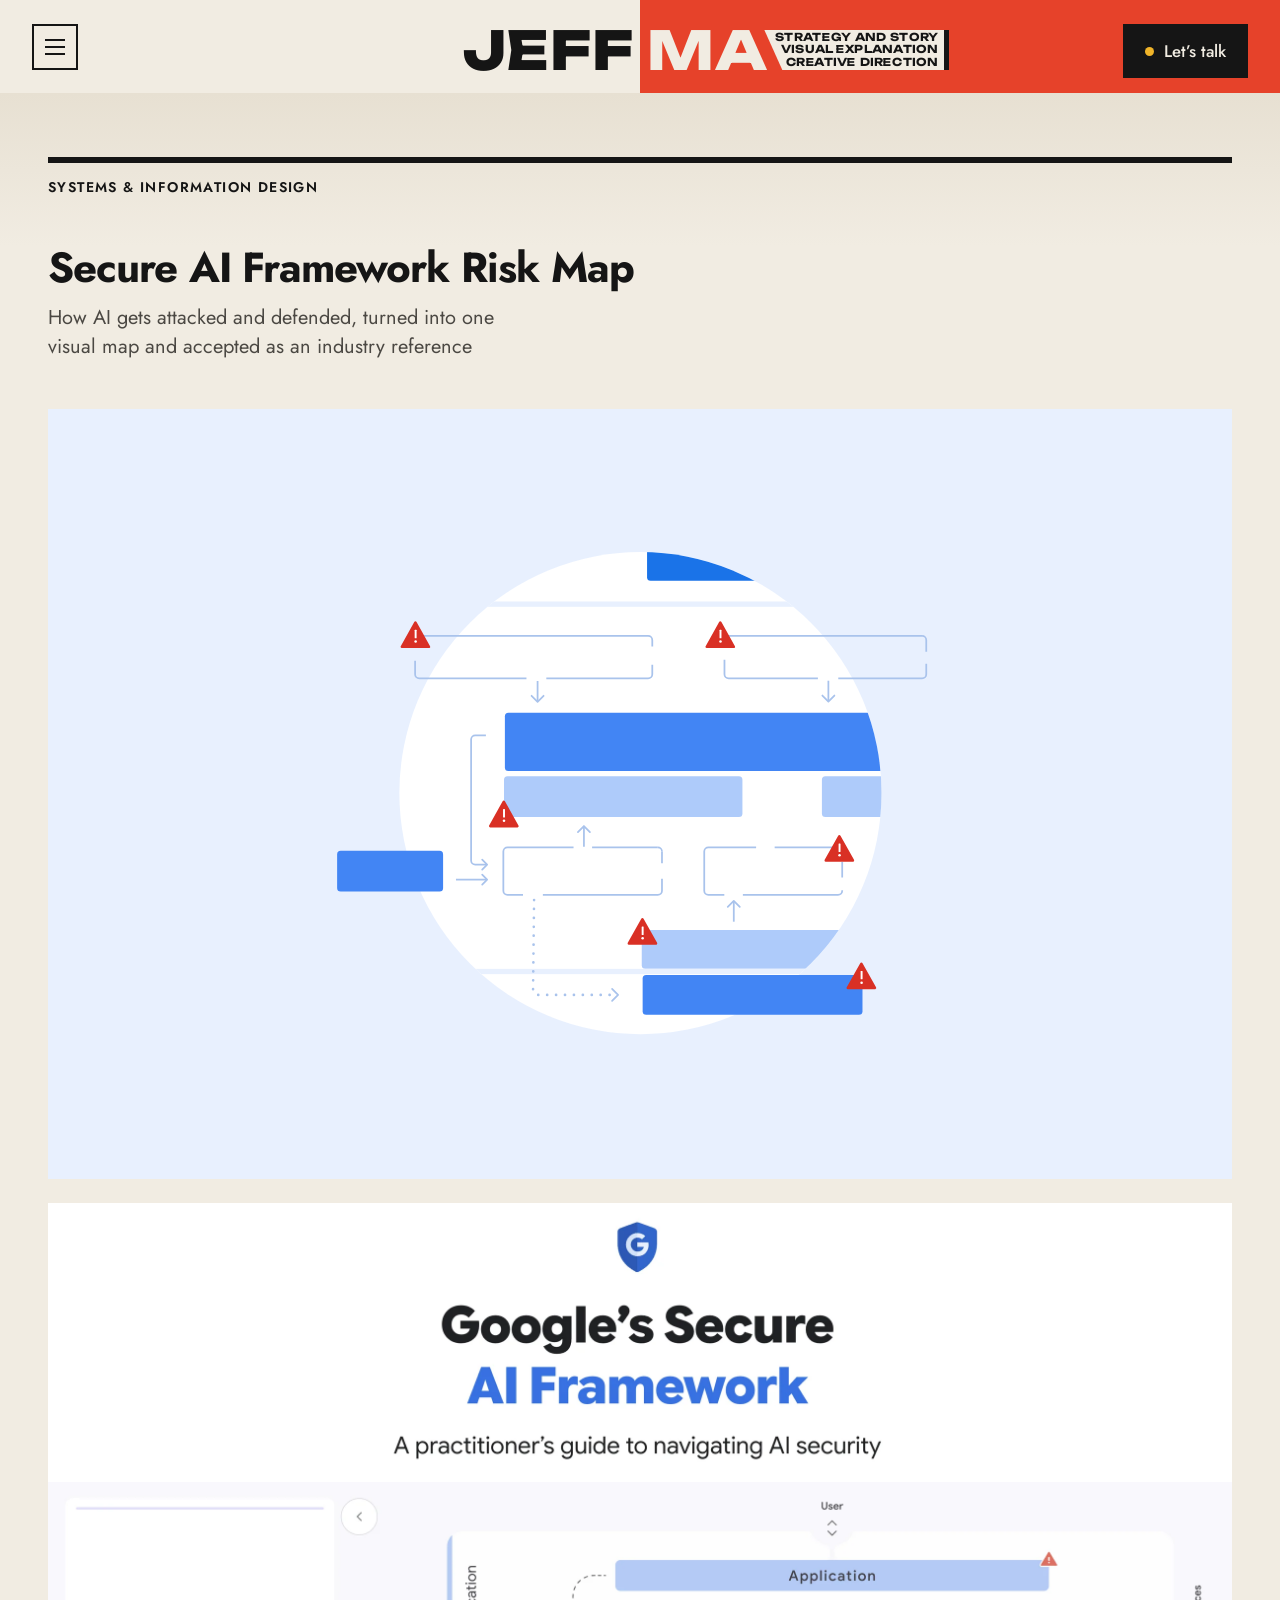
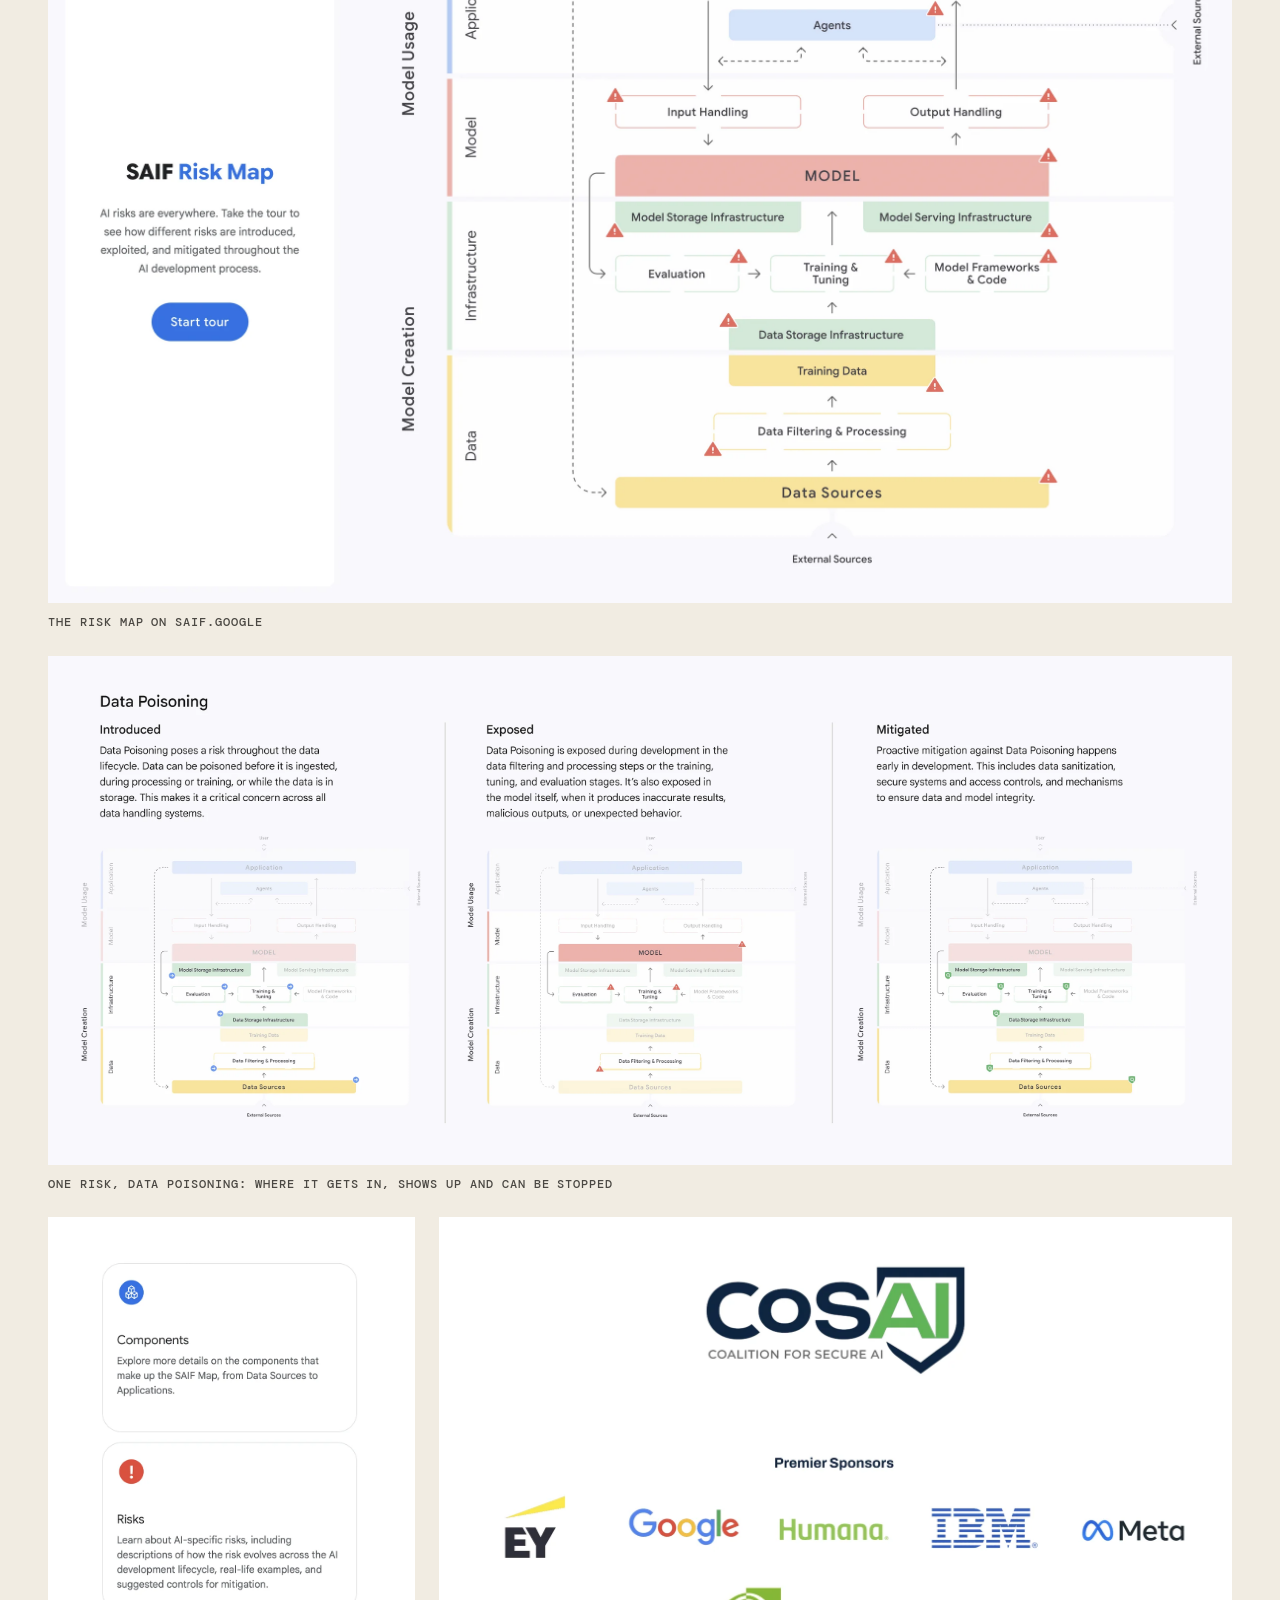
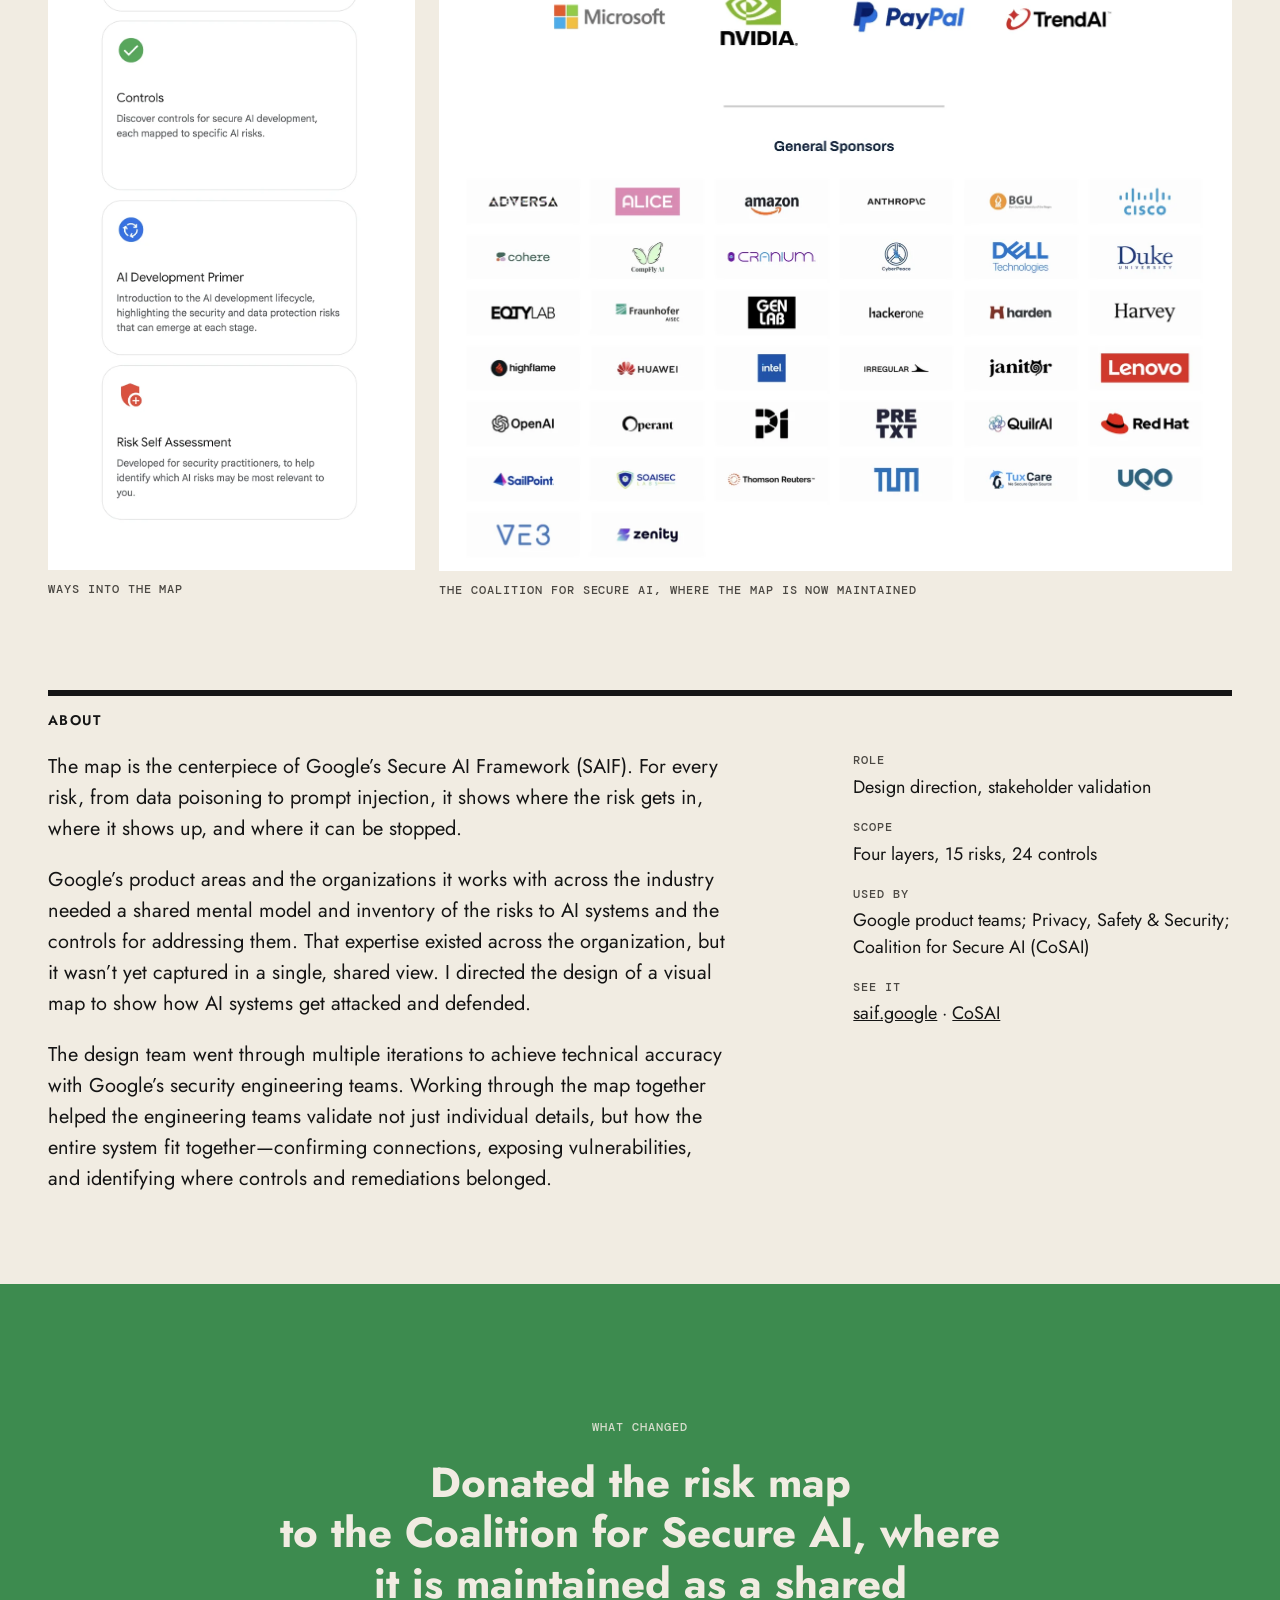
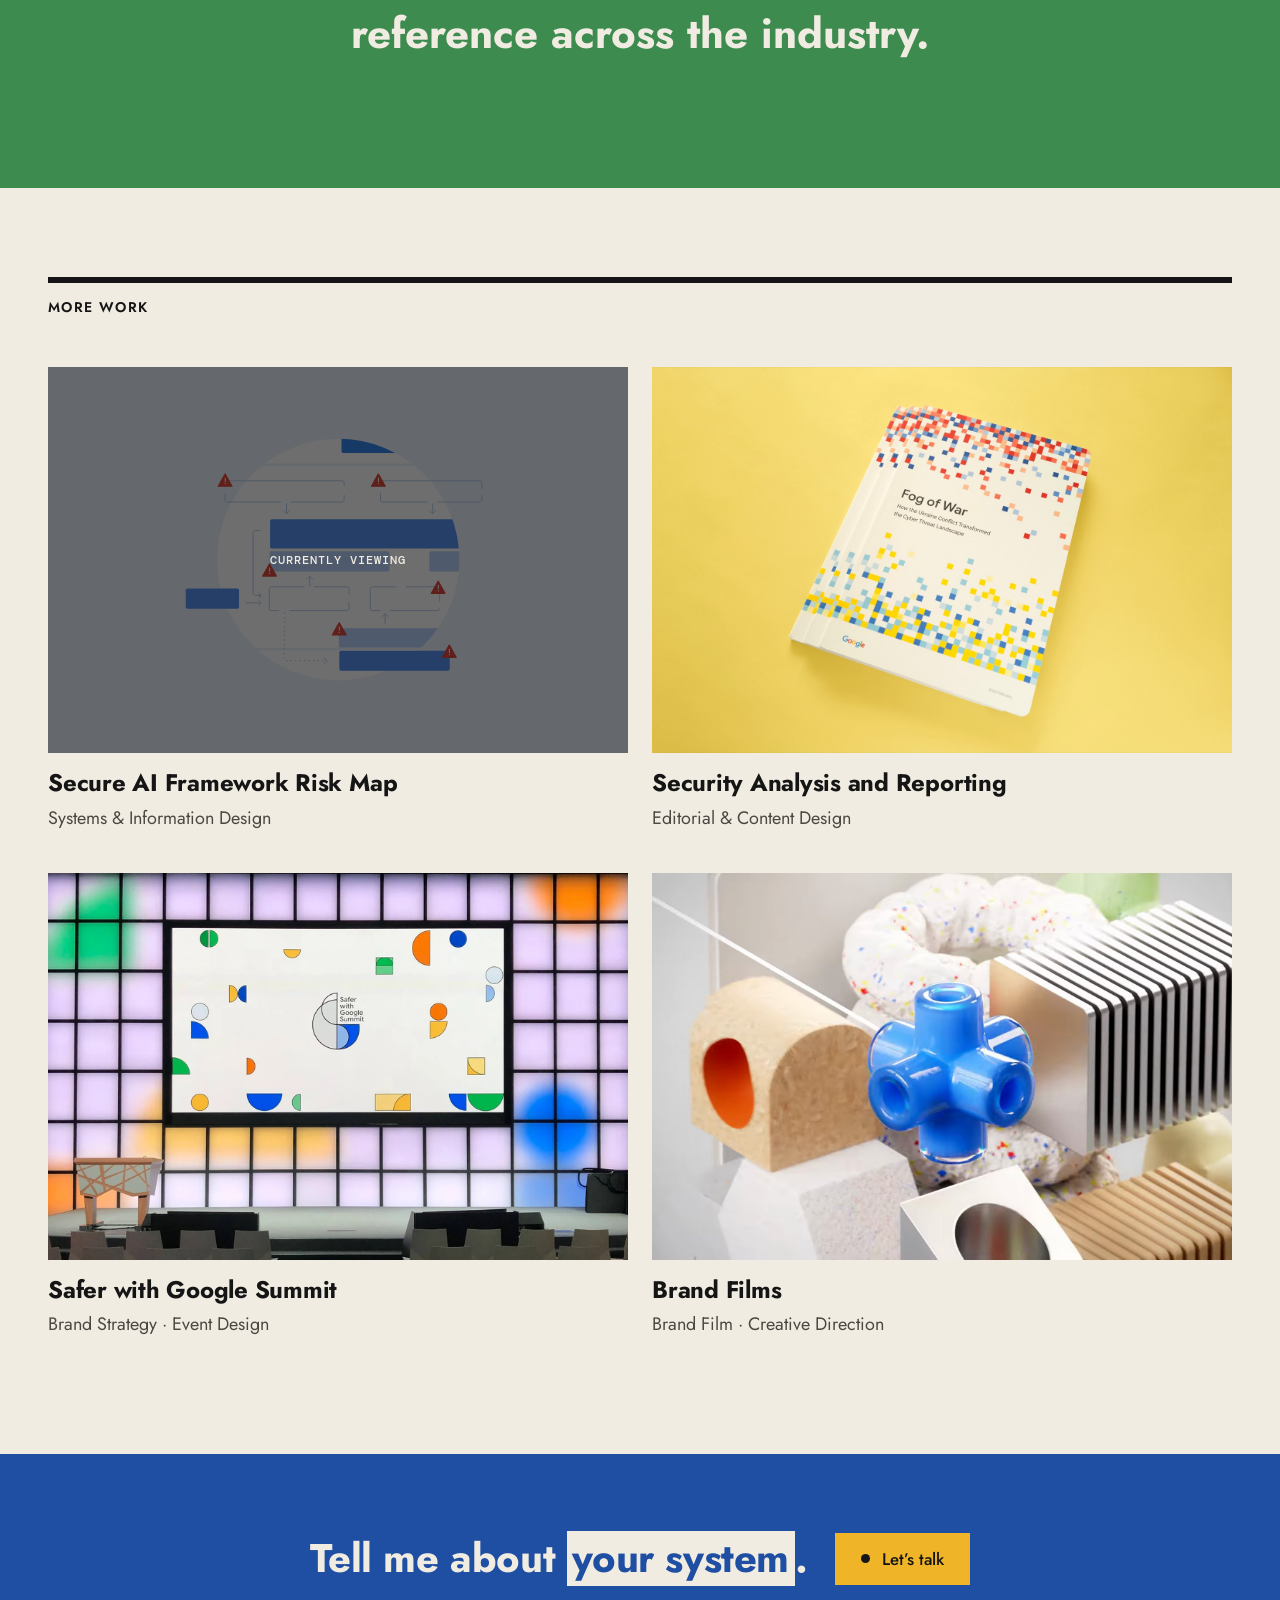
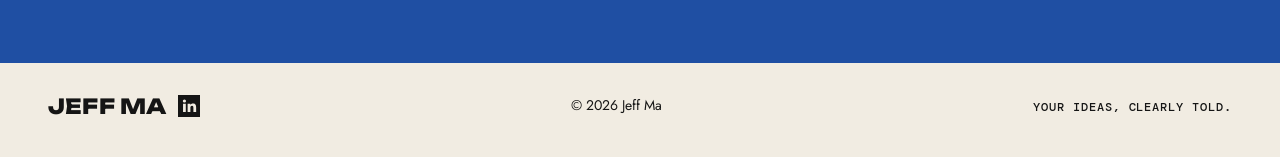
<file: projects/secure-ai-framework.html>
<!doctype html>
<html lang="en">
<head>
<meta charset="utf-8">
<meta name="theme-color" content="#151515">
<meta name="viewport" content="width=device-width, initial-scale=1, viewport-fit=cover">
<script>/* Chrome on iPhone mis-sizes a page let under the notch (wider than what shows, its right edge cut off), so there it stays in the safe area. Safari runs under the notch, the colour to the screen's edges. */ if (/CriOS/.test(navigator.userAgent)){ document.querySelector('meta[name="viewport"]').setAttribute('content', 'width=device-width, initial-scale=1'); document.documentElement.classList.add('crios'); }</script>
<title>Secure AI Framework Risk Map — Jeff Ma</title>
<meta name="description" content="How AI systems get attacked and defended, turned into one visual map: Google’s SAIF Risk Map, since donated to the Coalition for Secure AI as the CoSAI Risk Map.">
<!-- Link previews (see index.html for the ?v= version on the image). -->
<meta property="og:type" content="website">
<meta property="og:site_name" content="Jeff Ma">
<meta property="og:title" content="Secure AI Framework Risk Map — Jeff Ma">
<meta property="og:description" content="How AI systems get attacked and defended, turned into one visual map: Google’s SAIF Risk Map, since donated to the Coalition for Secure AI as the CoSAI Risk Map.">
<meta property="og:url" content="https://majeff.com/projects/secure-ai-framework.html">
<meta property="og:image" content="https://majeff.com/assets/og-image.png?v=20261102">
<meta property="og:image:width" content="1200">
<meta property="og:image:height" content="630">
<meta property="og:image:alt" content="Jeff Ma: strategy and story, visual explanation, creative direction">
<meta name="twitter:card" content="summary_large_image">
<link rel="icon" href="/favicon.ico" sizes="32x32">
<link rel="icon" type="image/png" href="/assets/favicon-32.png">
<link rel="apple-touch-icon" href="/assets/apple-touch-icon.png">
<link rel="preconnect" href="https://fonts.googleapis.com">
<link rel="preconnect" href="https://fonts.gstatic.com" crossorigin>
<link href="https://fonts.googleapis.com/css2?family=Jost:ital,wght@0,300..800;1,400..600&family=DM+Mono:wght@400;500&family=Unbounded:wght@700;800&display=swap" rel="stylesheet">
<link rel="stylesheet" href="project.css">
</head>
<body>

<header class="site-header">
  <div class="topbar s3-topbar">
    <div class="nav nav-left">
      <button class="menu-btn" type="button" aria-expanded="false" aria-controls="site-menu" aria-label="Menu"><i></i><i></i><i></i></button>
      <nav class="menu" id="site-menu" aria-label="Sections" hidden>
        <a href="../index.html#about">Introduction</a>
        <a href="../index.html#opportunity">Why it’s hard</a>
        <a href="../index.html#approach">How I help</a>
        <a href="../index.html#work">Things I’ve made</a>
        <a href="../index.html#contact">Getting started</a>
        <a class="menu-talk" href="../index.html#contact-form">Let’s talk</a>
      </nav>
    </div>
    <div class="brand">
      <a class="wordmark" href="../index.html" aria-label="Jeff Ma, home"><span class="wm s3-wm"><span class="s3-a">JEFF</span> <span class="s3-b">MA</span><span class="wm-panel"><span class="wm-panel-in"><span>Strat<b class="ealt">e</b>gy and story</span><span>Visual <b class="ealt">e</b>xplanation</span><span>Cr<b class="ealt">e</b>ativ<b class="ealt">e</b> dir<b class="ealt">e</b>ction</span></span></span><span class="wm-bar" aria-hidden="true"></span></span></a>
      <p class="wm-services"><span class="sv">Strat<b class="ealt">e</b>gy and story</span><span class="sv">Visual <b class="ealt">e</b>xplanation</span><span class="sv">Cr<b class="ealt">e</b>ativ<b class="ealt">e</b> dir<b class="ealt">e</b>ction</span></p>
    </div>
    <nav class="nav nav-right" aria-label="Contact">
      <a class="btn" href="../index.html#contact-form"><span class="dot"></span>Let’s talk</a>
    </nav>
  </div>
</header>

<main>

  <!-- Opening: what it is, the title, the story in one line, then the main picture. -->
  <section class="open">
    <div class="wrap">
      <p class="sec-mark label">Systems &amp; Information Design</p>
      <h1>Secure AI Framework Risk Map</h1>
      <p class="lede">How AI gets attacked and defended, turned into one visual map and accepted as an industry&nbsp;reference</p>
      <figure class="hero"><img src="../assets/work/secure-ai-framework/risk-map-full.svg" alt="Detail of the Secure AI Framework risk map: a flow of process steps with red warning markers where risks enter"></figure>
    </div>
  </section>

  <!-- The photos, in rows of one, two or three. -->
  <section style="padding-top:0">
    <div class="wrap photos">
      <div class="prow"><figure style="--r:4.24"><img src="../assets/work/secure-ai-framework/saif-masthead.webp" alt="Masthead from saif.google: Google’s Secure AI Framework, a practitioner’s guide to navigating AI security" width="2400" height="566" loading="lazy"></figure></div>
      <div class="prow flush"><figure style="--r:1.642"><img src="../assets/work/secure-ai-framework/risk-map-interactive.webp" alt="The interactive SAIF Risk Map on saif.google, beside its introduction and a Start tour button" width="2400" height="1462" loading="lazy"><figcaption class="label">The risk map on saif.google</figcaption></figure></div>
      <div class="prow"><figure style="--r:2.327"><img src="../assets/work/secure-ai-framework/data-poisoning-stages.webp" alt="One risk on the map, data poisoning, in three stages: where it’s introduced across the data lifecycle, where it’s exposed in processing, training and the model, and where it’s mitigated early in development" width="3200" height="1375" loading="lazy"><figcaption class="label"><span class="nw">One risk, data poisoning:</span> <span class="nw">where it gets in, shows up</span> <span class="nw">and can be&nbsp;stopped</span></figcaption></figure></div>
      <div class="prow"><figure style="--r:0.385"><img src="../assets/work/secure-ai-framework/risk-map-legend-vertical.webp" alt="The ways into the map on saif.google, stacked: components, risks, controls, an AI development primer and a risk self-assessment" width="925" height="2400" loading="lazy"><figcaption class="label">Ways into the map</figcaption></figure><figure style="--r:0.831"><img src="../assets/work/secure-ai-framework/cosai-sponsors.webp" alt="The Coalition for Secure AI and its sponsors, among them Google, IBM, Meta, Microsoft, NVIDIA, Amazon, Anthropic, Cisco and OpenAI" width="1600" height="1925" loading="lazy"><figcaption class="label"><span class="nw">The Coalition for Secure&nbsp;AI,</span> <span class="nw">where the map is now&nbsp;maintained</span></figcaption></figure></div>
    </div>
  </section>

  <!-- About: the account, and the facts beside it. -->
  <section>
    <div class="wrap about">
      <p class="sec-mark label">About</p>
      <div class="about-copy"><p>The map is the centerpiece of Google’s Secure AI Framework (SAIF). For every risk, from data poisoning to prompt injection, it shows where the risk gets in, where it shows up, and where it can be&nbsp;stopped.</p><p>Google’s product areas and the organizations it works with across the industry needed a shared mental model and inventory of the risks to AI systems and the controls for addressing them. That expertise existed across the organization, but it wasn’t yet captured in a single, shared view. I directed the design of a visual map to show how AI systems get attacked and&nbsp;defended.</p><p>The design team went through multiple iterations to achieve technical accuracy with Google’s security engineering teams. Working through the map together helped the engineering teams validate not just individual details, but how the entire system fit together—confirming connections, exposing vulnerabilities, and identifying where controls and remediations&nbsp;belonged.</p></div>
      <dl class="facts"><div><dt class="label">Role</dt><dd>Design direction, stakeholder validation</dd></div><div><dt class="label">Scope</dt><dd>Four layers, 15 risks, 24 controls</dd></div><div><dt class="label">Used by</dt><dd>Google product teams; Privacy, Safety &amp; Security; Coalition for Secure AI (CoSAI)</dd></div><div><dt class="label">See it</dt><dd><a href="https://saif.google/secure-ai-framework/saif-map" target="_blank" rel="noopener">saif.google</a> · <a href="https://www.coalitionforsecureai.org/google-donates-secure-ai-framework-saif-data-to-coalition-for-secure-ai/" target="_blank" rel="noopener">CoSAI</a></dd></div></dl>
    </div>
  </section>

  <!-- What changed: the outcome, as a payoff band. -->
  <div class="payoff">
    <span class="label">What changed</span>
    <p class="big">Donated the risk map <span class="grp">to the Coalition for Secure&nbsp;AI,</span> where it is maintained as a shared reference across the&nbsp;industry.</p>
  </div>

  <!-- More work -->
  <section>
    <div class="wrap">
      <p class="sec-mark label">More work</p>
      <ul class="more-list">
        <li class="is-current"><div aria-current="page"><span class="mp-thumb"><img src="../assets/work/secure-ai-framework/risk-map-full.svg" alt="" loading="lazy"><span class="mp-now label">Currently viewing</span></span><span class="mp-title">Secure AI Framework Risk Map</span><span class="mp-cat">Systems &amp; Information&nbsp;Design</span></div></li>
        <li><a href="security-reporting.html"><span class="mp-thumb"><img src="../assets/work/security-reporting/fog-of-war-card.jpg" alt="" loading="lazy"></span><span class="mp-title">Security Analysis and Reporting</span><span class="mp-cat">Editorial &amp; Content&nbsp;Design</span></a></li>
        <li><a href="safer-with-google-summit.html"><span class="mp-thumb"><img src="../assets/work/safer-with-google-summit/stage-2024-straight.webp" alt="" loading="lazy"></span><span class="mp-title">Safer with Google Summit</span><span class="mp-cat">Brand&nbsp;Strategy · Event&nbsp;Design</span></a></li>
        <li><a href="films.html"><span class="mp-thumb"><img src="../assets/work/ai-safety/card.jpg" alt="" loading="lazy"></span><span class="mp-title">Brand Films</span><span class="mp-cat">Brand&nbsp;Film · Creative&nbsp;Direction</span></a></li>
      </ul>
    </div>
  </section>

  <!-- Closing: the homepage's last band, streamlined; its blank asks about this page's subject. -->
  <section class="end-band">
    <div class="wrap">
      <p class="end-ask">Tell me about <span class="box">your system</span><span class="hang">.</span></p>
      <a class="end-cta" href="../index.html#contact-form"><span class="dot" aria-hidden="true"></span>Let’s talk</a>
    </div>
  </section>

</main>

<a class="fab" href="../index.html#contact-form"><span class="dot" aria-hidden="true"></span>Let’s talk</a>

<footer>
  <div class="wrap">
    <span class="foot-name"><a class="wm" href="../index.html" aria-label="Jeff Ma, home">JEFF MA</a><a class="foot-in" href="https://www.linkedin.com/in/jeff-ma-8b6b663/" target="_blank" rel="noopener" aria-label="Jeff Ma on LinkedIn"><svg viewBox="0 0 24 24" aria-hidden="true"><rect width="24" height="24"/><path d="M5.5 9.5h3v9h-3zM7 4.8a1.75 1.75 0 1 1 0 3.5a1.75 1.75 0 0 1 0-3.5zM10.5 9.5h2.9v1.3c.5-.8 1.5-1.5 3-1.5c2.9 0 3.4 1.9 3.4 4.3v4.9h-3v-4.3c0-1.1 0-2.4-1.5-2.4s-1.8 1.1-1.8 2.3v4.4h-3z" fill="var(--paper)"/></svg></a></span>
    <span>© 2026 Jeff Ma</span>
    <span class="label">Your ideas, clearly told.</span>
  </div>
</footer>

<script>
/* The menu, as on the homepage: the button opens and closes it; a link, Escape, or a click elsewhere closes it. */
(function(){
  var btn = document.querySelector('.menu-btn'), menu = document.getElementById('site-menu'); if (!btn || !menu) return;
  function set(open){ btn.setAttribute('aria-expanded', open); btn.setAttribute('aria-label', open ? 'Close menu' : 'Menu'); menu.hidden = !open; if (open) menu.querySelector('a').focus(); }
  btn.addEventListener('click', function(e){ e.stopPropagation(); set(menu.hidden); });
  menu.addEventListener('click', function(e){ if (e.target.closest('a')) set(false); });
  document.addEventListener('click', function(e){ if (!menu.hidden && !menu.contains(e.target)) set(false); });
  document.addEventListener('keydown', function(e){ if (e.key === 'Escape' && !menu.hidden){ set(false); btn.focus(); } });
})();
</script>
<script>
/* The phone lockup. The panel is the wide lockup's, scaled so its lines' type is 11px (less where the row is short of
   room), inside a 1.5px rule on its top, slanted left and bottom. The wordmark is then scaled so it spans the panel exactly,
   the J's ink to the A's right point, and the panel is set under it, its point at the J's ink and its bar's edge at the A's. */
(function(){
  var wm = document.querySelector('.site-header .s3-wm'), panel = wm && wm.querySelector('.wm-panel'), brand = wm && wm.closest('.brand');
  if (!panel) return;
  var phone = window.matchMedia('(max-width: 639px)'), cv = document.createElement('canvas').getContext('2d'), busy = false, lastPh = '';
  var B = 1.5, N = Math.sqrt(1 + .45 * .45);   // the rule, and a distance square to the slant measured across
  function ink(node, idx, side){   // the left or right edge of a character's ink, in viewport px
    var r = document.createRange(); r.setStart(node, idx); r.setEnd(node, idx + 1); var box = r.getBoundingClientRect();
    var cs = getComputedStyle(wm); cv.font = cs.fontWeight + ' ' + cs.fontSize + ' ' + cs.fontFamily;
    var m = cv.measureText(node.textContent.charAt(idx));
    return side === 'left' ? box.left - m.actualBoundingBoxLeft : box.left + m.actualBoundingBoxRight;
  }
  function fit(){ if (busy) return; busy = true; panel.style.removeProperty('--pf'); layout();
    // too wide to sit beside the menu: set the panel's type a little smaller (not under 8px) and lay out again
    var bar = brand.parentElement, bs = getComputedStyle(bar), mb = bar.querySelector('.menu-btn').getBoundingClientRect();
    var room = bar.getBoundingClientRect().right - parseFloat(bs.paddingRight) - (mb.right + 16), over = wm.getBoundingClientRect().width;
    var pf = 11;
    for (var k = 0; k < 3 && phone.matches && over > room + 0.5 && pf > 8; k++){   // refit a few times: the wordmark follows the panel, so the ratio isn't exact
      pf = Math.max(8, pf * room / over); panel.style.setProperty('--pf', pf.toFixed(2) + 'px'); layout(); over = wm.getBoundingClientRect().width;
    }
    finish(); busy = false;
  }
  function layout(){
    if (!phone.matches){
      wm.style.fontSize = ''; wm.style.removeProperty('--pl');
      brand.style.removeProperty('--ph'); return;
    }
    wm.style.fontSize = '';
    var E = parseFloat(getComputedStyle(panel).fontSize);
    var Wo = (.45 + N) * B + 3.374 * E + .1 * E;   // the rule's corner, the wide panel (3.374em), the bar (0.1em)
    var jNode = wm.querySelector('.s3-a').firstChild, aNode = wm.querySelector('.s3-b').firstChild;
    var span0 = ink(aNode, 1, 'right') - ink(jNode, 0, 'left'), fs0 = parseFloat(getComputedStyle(wm).fontSize);
    wm.style.fontSize = (fs0 * Wo / span0).toFixed(3) + 'px';
    var wl = wm.getBoundingClientRect().left, fl = ink(jNode, 0, 'left');
    wm.style.setProperty('--pl', (fl - wl).toFixed(3) + 'px');
  }
  function finish(){
    var ph = phone.matches ? (panel.getBoundingClientRect().bottom - wm.getBoundingClientRect().bottom).toFixed(1) + 'px' : '';
    if (ph) brand.style.setProperty('--ph', ph);
    if (ph !== lastPh){ lastPh = ph; busy = true; window.dispatchEvent(new Event('resize')); busy = false; }   // the hero lays out under the header: let it re-measure
  }
  fit(); window.addEventListener('resize', fit); phone.addEventListener('change', fit);   // the media query can flip before the resize arrives
  if (document.fonts && document.fonts.ready) document.fonts.ready.then(fit);
})();
/* Wide (landscape): JEFF MA across the header's split, as on the homepage, the space between the words on the middle. */
(function(){
  var wm = document.querySelector('.site-header .s3-wm'); if (!wm) return;
  var wide = window.matchMedia('(orientation: landscape)');
  function fit(){
    wm.style.setProperty('--shift', '0px'); wm.classList.toggle('across', wide.matches); if (!wide.matches) return;
    var ar = wm.querySelector('.s3-a').getBoundingClientRect(), br = wm.querySelector('.s3-b').getBoundingClientRect();
    wm.style.setProperty('--shift', Math.round(document.documentElement.clientWidth / 2 - (ar.right + br.left) / 2) + 'px');
  }
  fit(); window.addEventListener('resize', fit); wide.addEventListener('change', fit);
  if (document.fonts && document.fonts.ready) document.fonts.ready.then(fit);
})();
</script>
<script>
/* The floating "Let's talk": shown while neither the top of the page nor its closing "Let's talk" (or the footer) is in view. */
(function(){
  var fab = document.querySelector('.fab'); if (!fab || !window.IntersectionObserver) return;
  var top = document.querySelector('.s3') || document.querySelector('.site-header'), ends = [].slice.call(document.querySelectorAll('.payoff-end, .end-band, footer')), seen = new Map();
  function set(){ var on = !seen.get(top) && !ends.some(function(e){ return seen.get(e); }); fab.classList.toggle('is-on', on); }
  var io = new IntersectionObserver(function(es){ es.forEach(function(e){ seen.set(e.target, e.isIntersecting); }); set(); });
  [top].concat(ends).forEach(function(e){ if (e) io.observe(e); });
})();
</script>
<!-- Cloudflare Web Analytics: cookieless visit counts, on majeff.com only (previews on localhost and the phone aren't counted) -->
<script>if (/(^|\.)majeff\.com$/.test(location.hostname)){ var cfwa = document.createElement('script'); cfwa.type = 'module'; cfwa.src = 'https://static.cloudflareinsights.com/beacon.min.js'; cfwa.setAttribute('data-cf-beacon', '{"token": "4933f2f18d6148d599c5b84d94d98d93"}'); document.body.appendChild(cfwa); }</script>
</body>
</html>
</file>
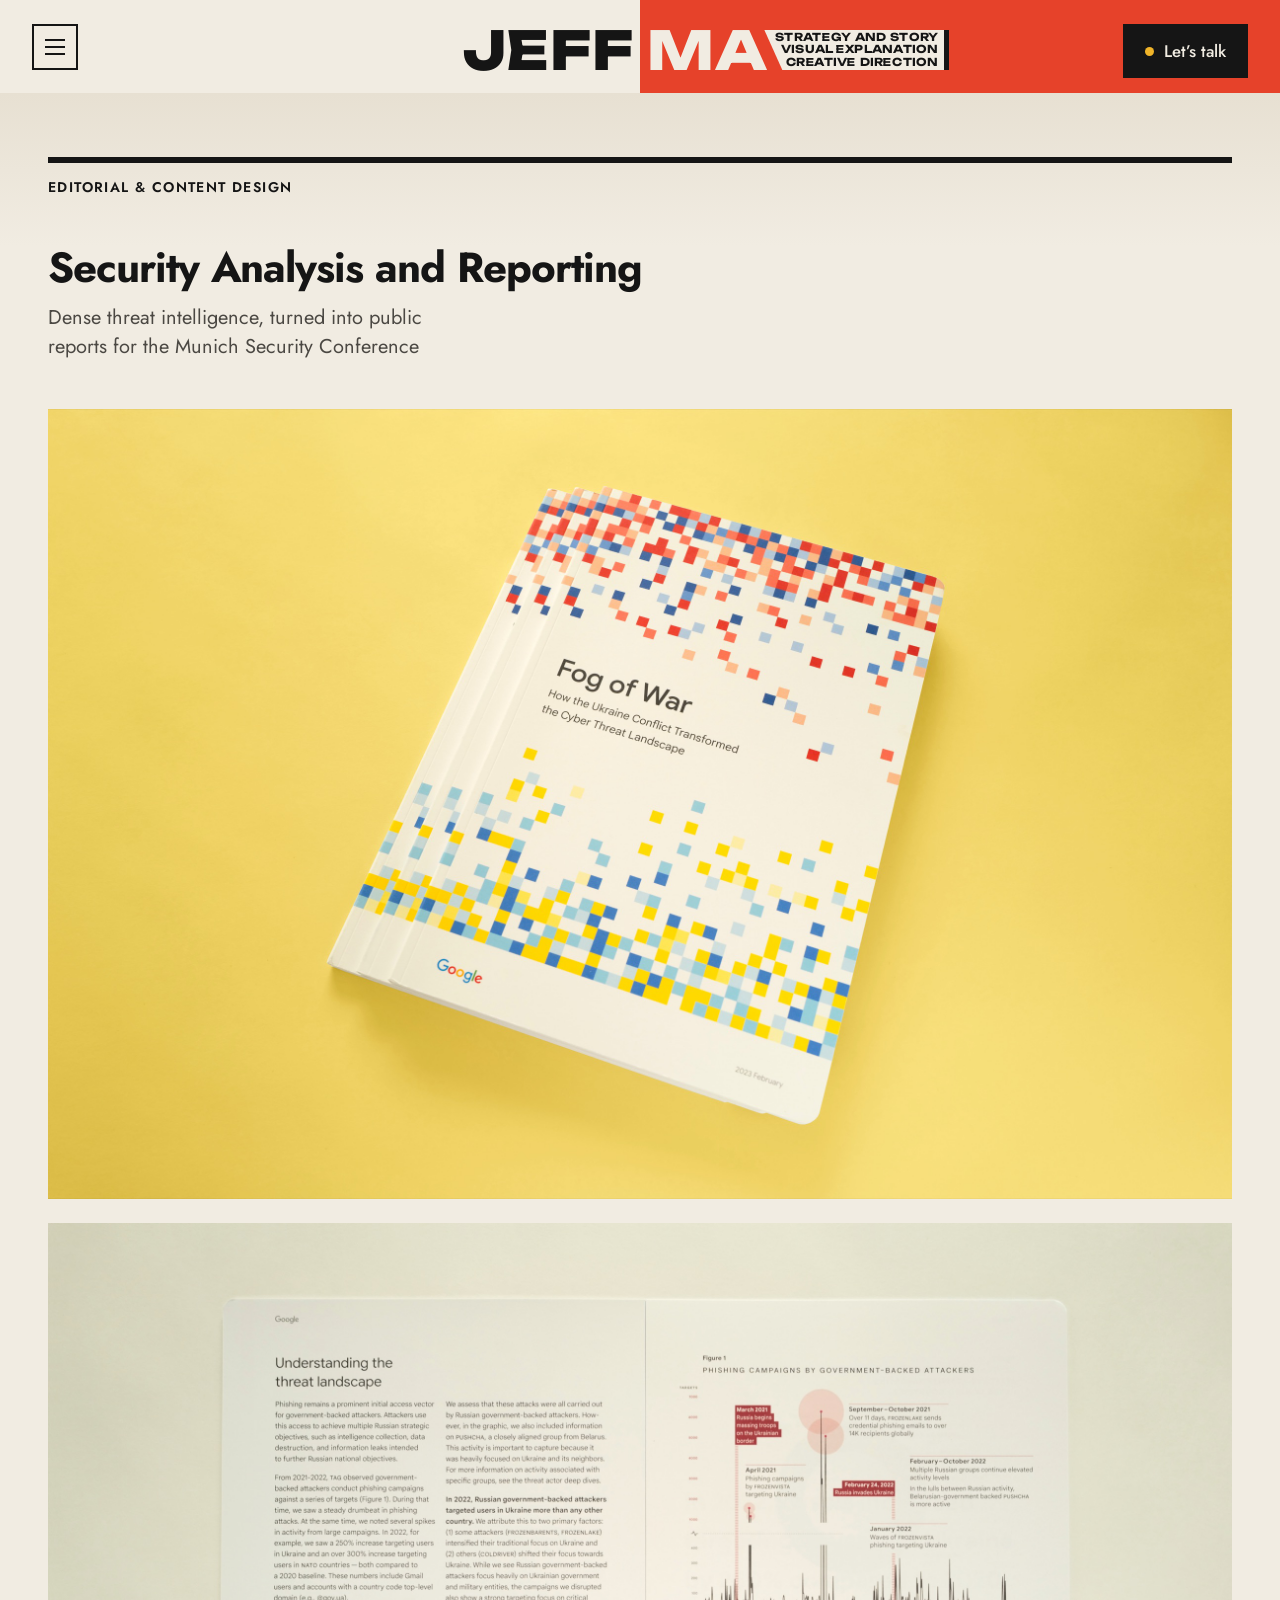
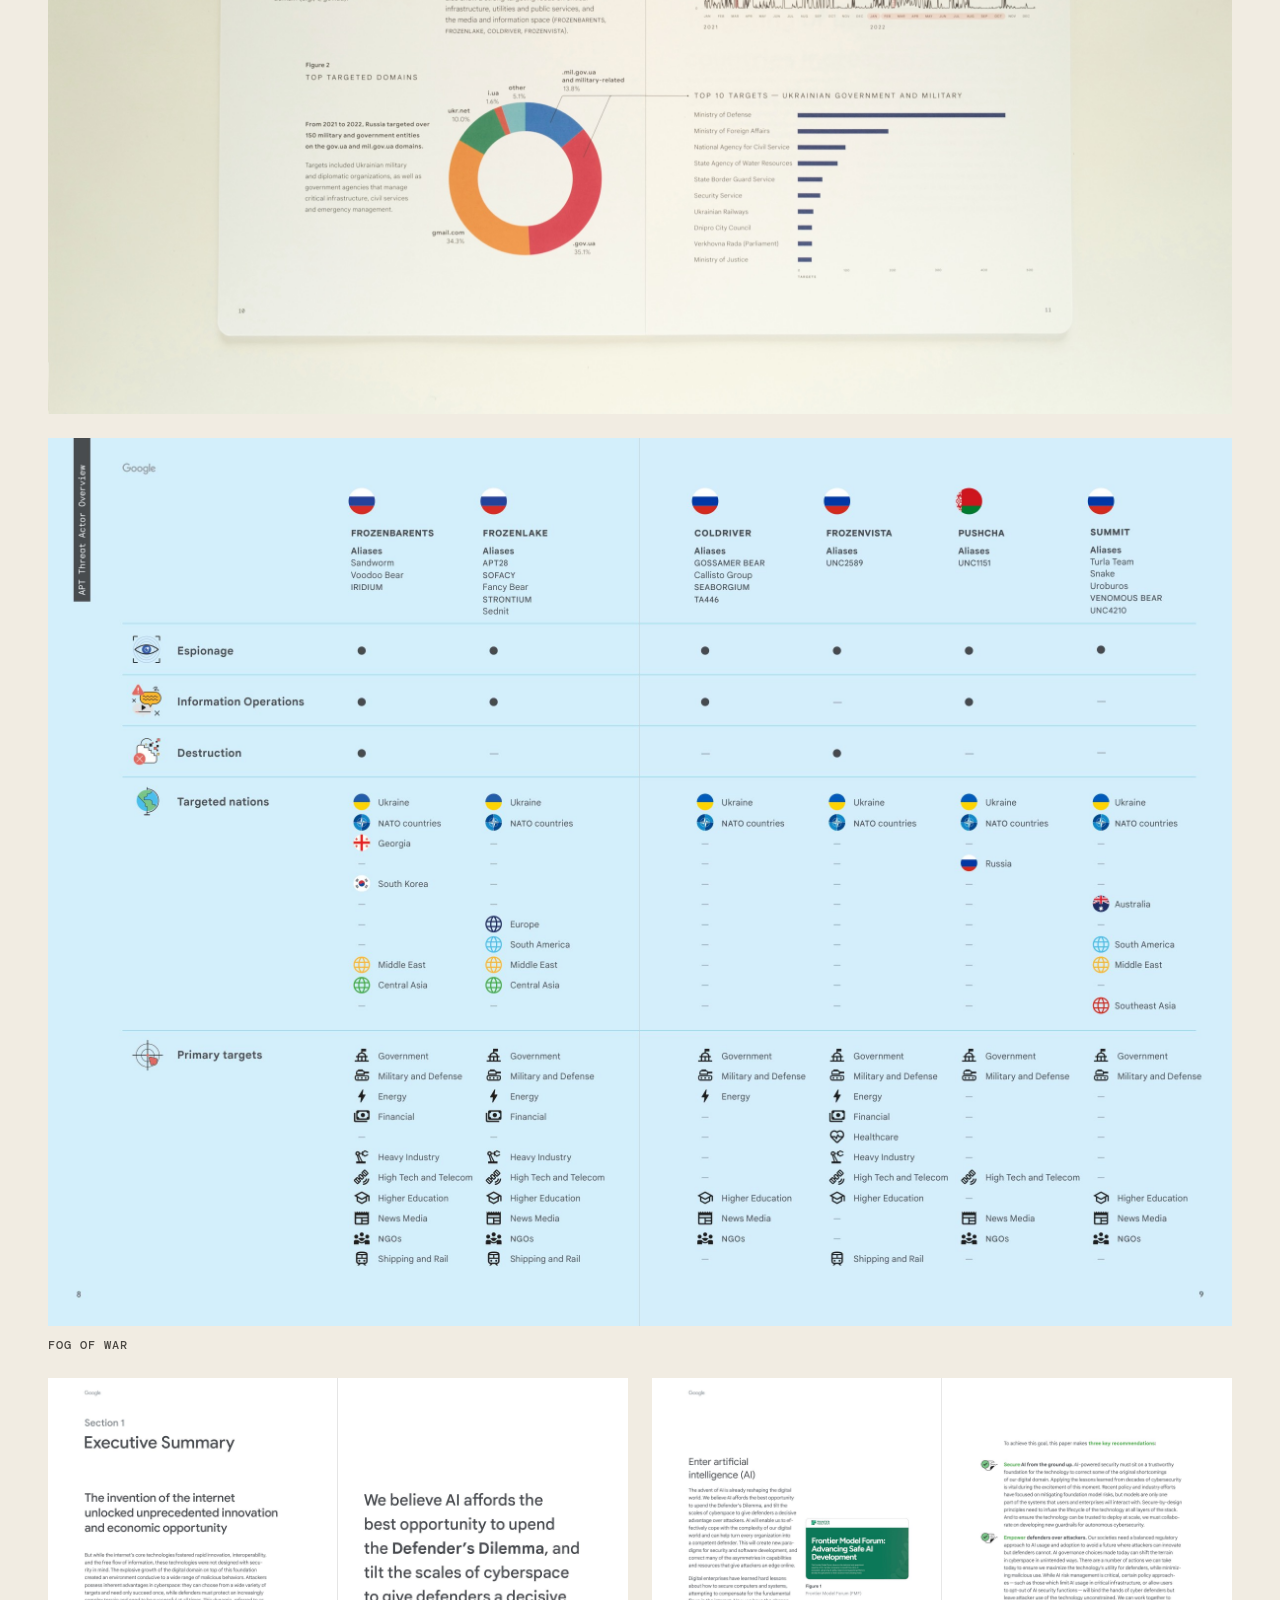
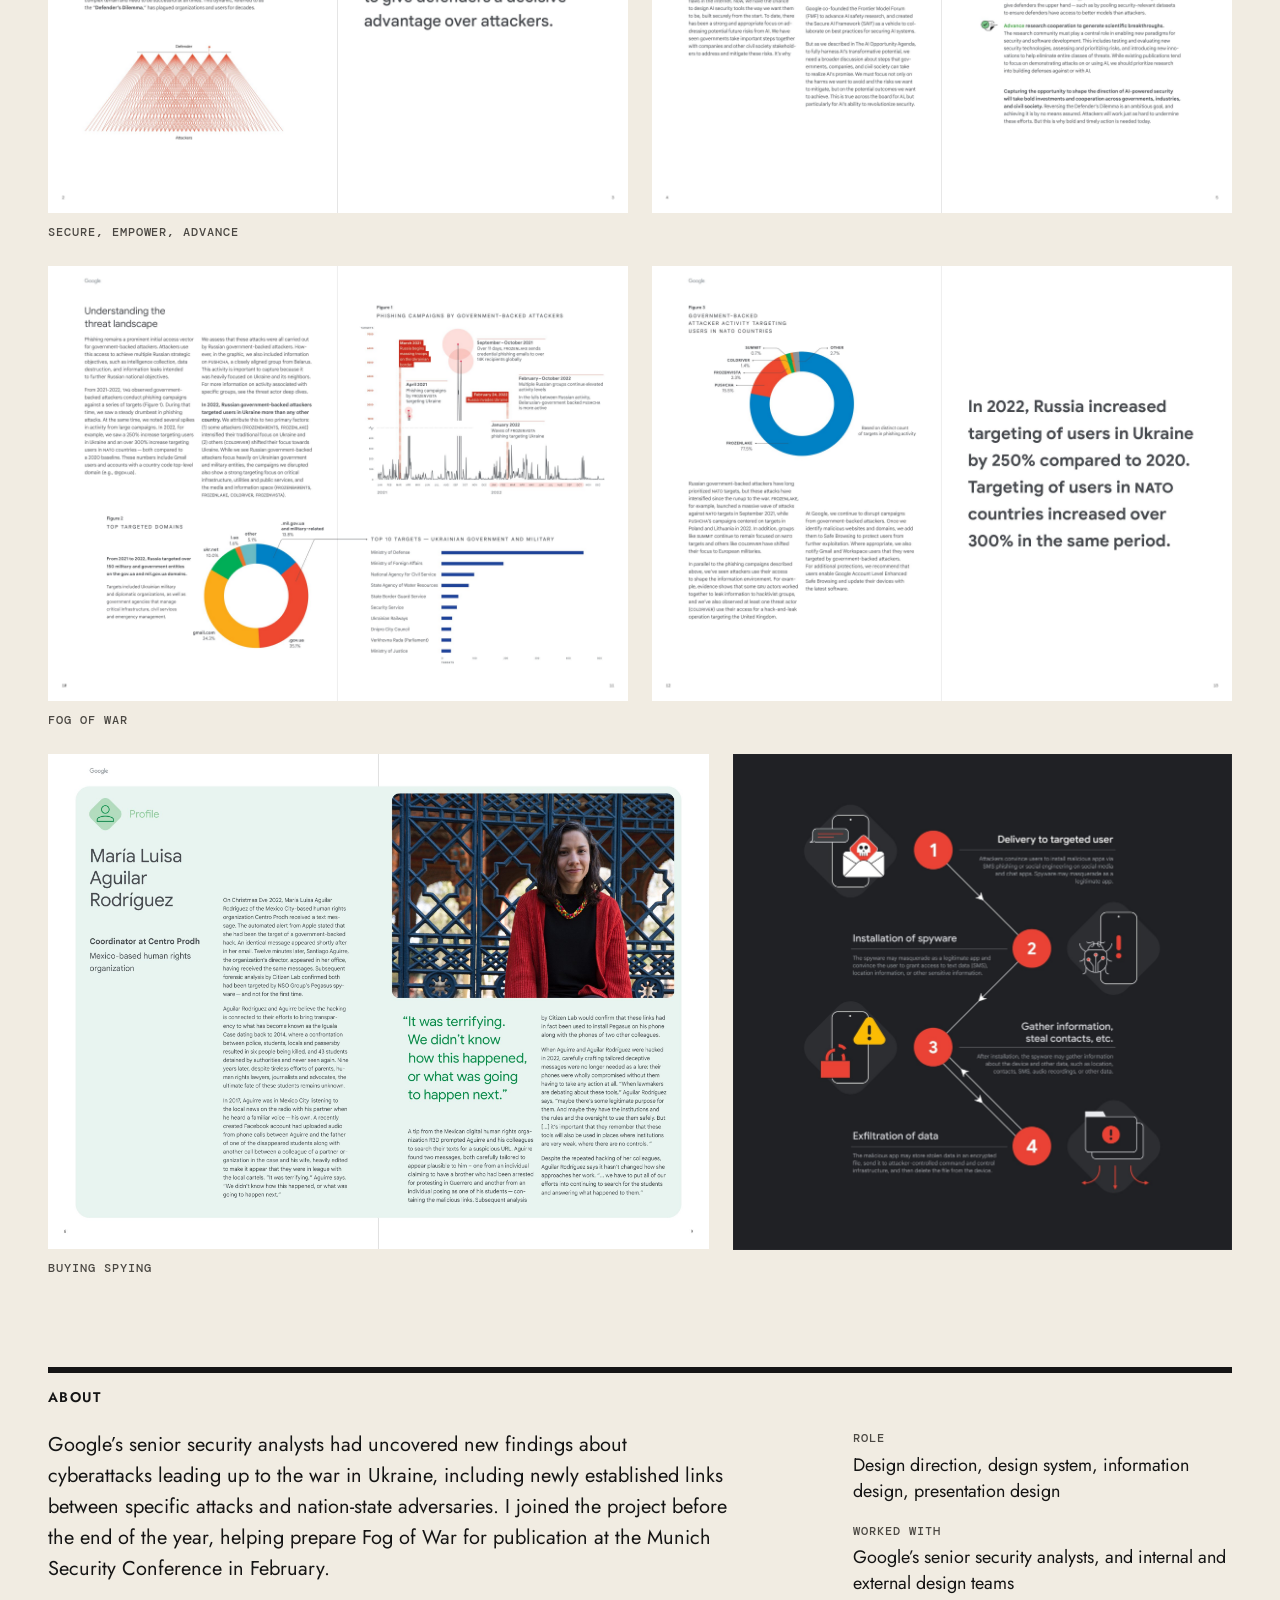
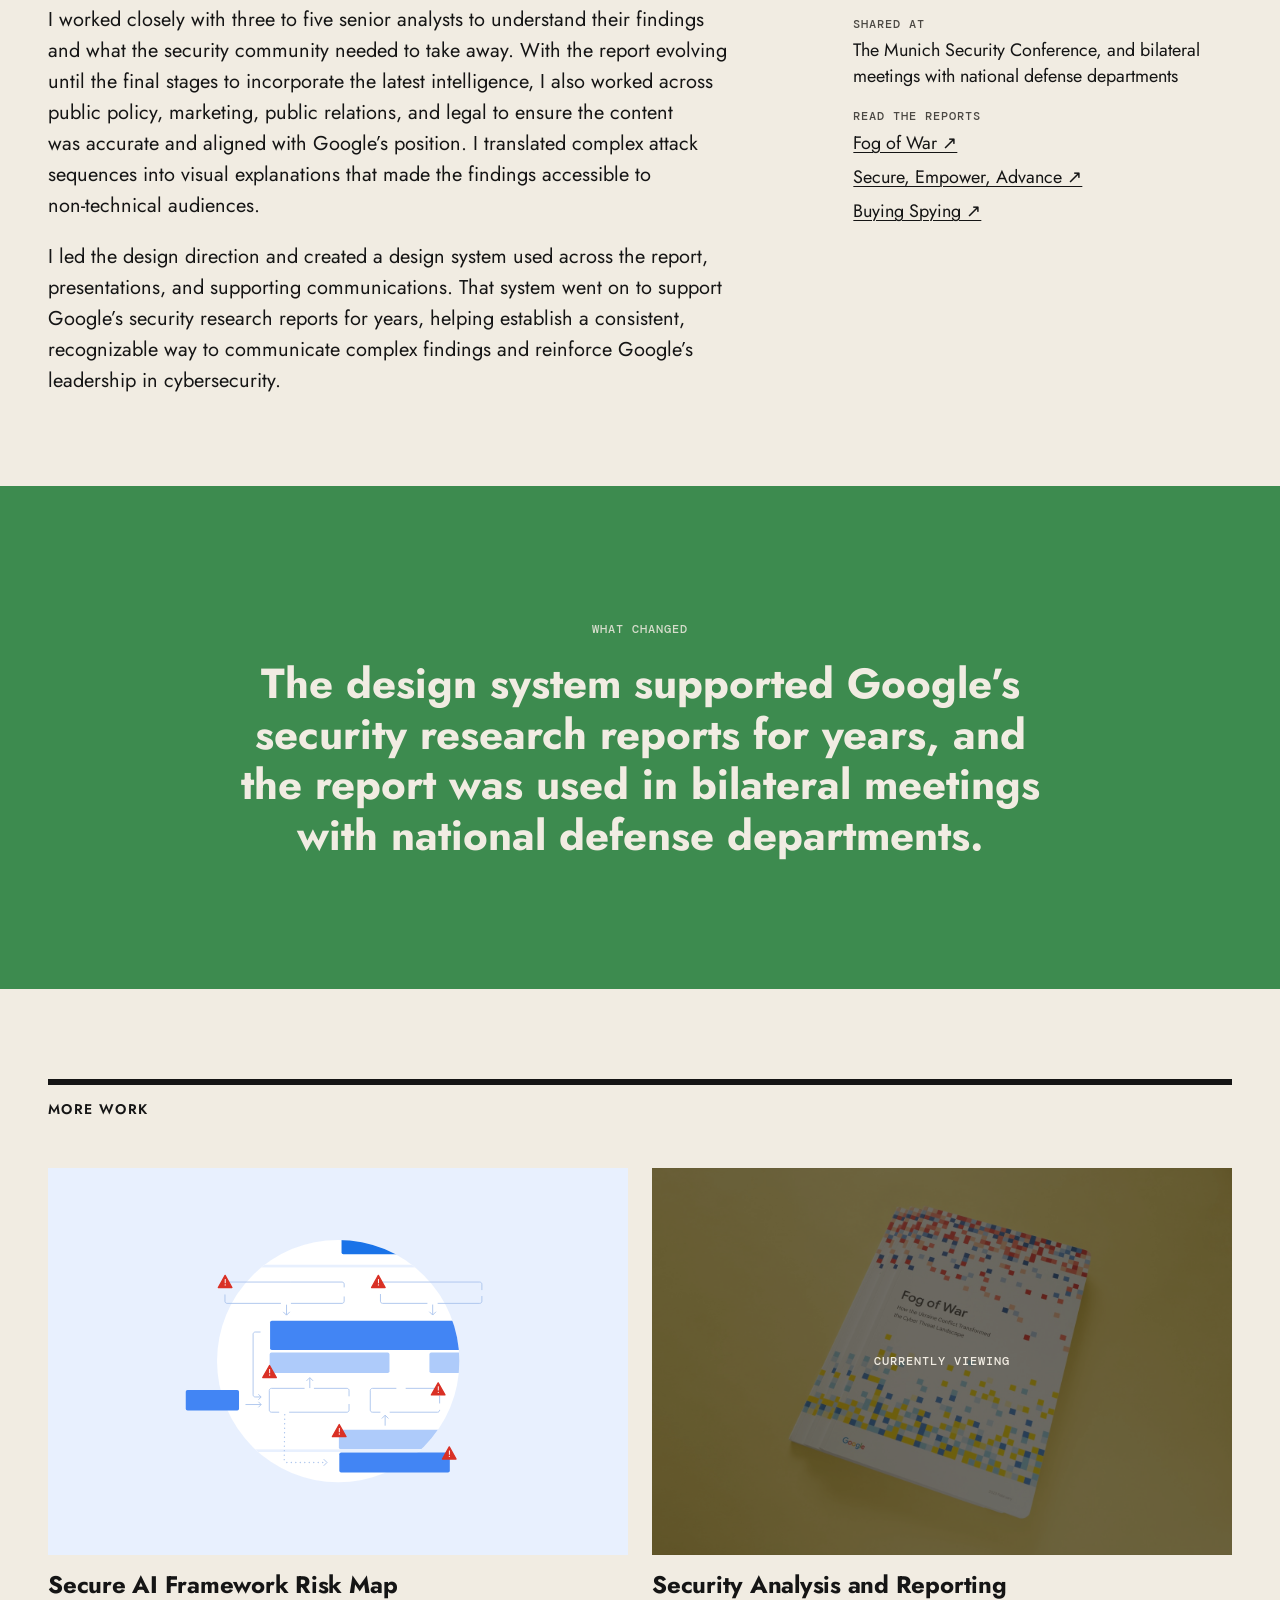
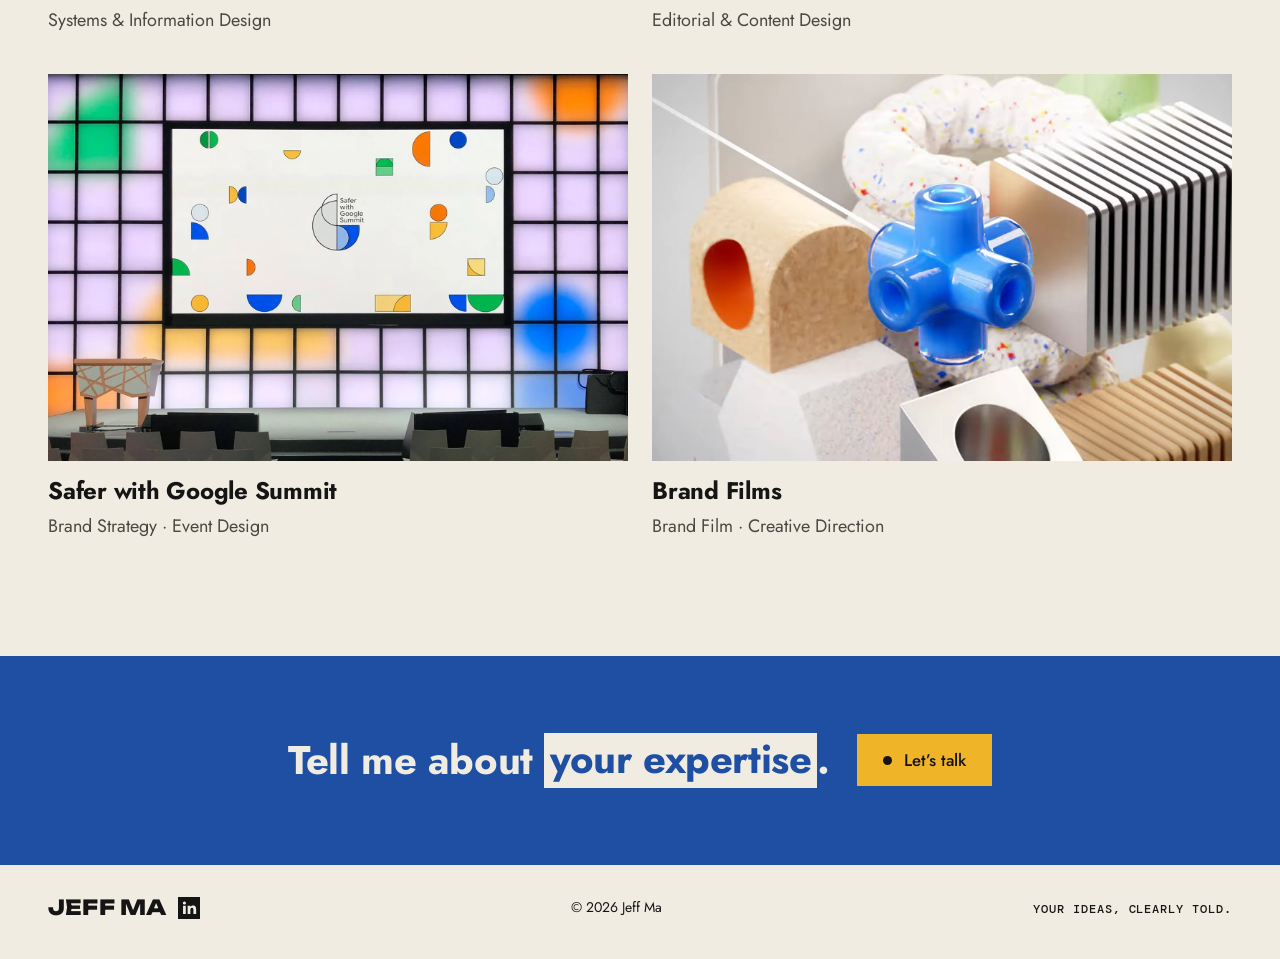
<file: projects/security-reporting.html>
<!doctype html>
<html lang="en">
<head>
<meta charset="utf-8">
<meta name="theme-color" content="#151515">
<meta name="viewport" content="width=device-width, initial-scale=1, viewport-fit=cover">
<script>/* Chrome on iPhone mis-sizes a page let under the notch (wider than what shows, its right edge cut off), so there it stays in the safe area. Safari runs under the notch, the colour to the screen's edges. */ if (/CriOS/.test(navigator.userAgent)){ document.querySelector('meta[name="viewport"]').setAttribute('content', 'width=device-width, initial-scale=1'); document.documentElement.classList.add('crios'); }</script>
<title>Security Analysis and Reporting — Jeff Ma</title>
<meta name="description" content="Editorial design direction for a series of public Google reports on geopolitical and commercial security topics.">
<!-- Link previews (see index.html for the ?v= version on the image). -->
<meta property="og:type" content="website">
<meta property="og:site_name" content="Jeff Ma">
<meta property="og:title" content="Security Analysis and Reporting — Jeff Ma">
<meta property="og:description" content="Editorial design direction for a series of public Google reports on geopolitical and commercial security topics.">
<meta property="og:url" content="https://majeff.com/projects/security-reporting.html">
<meta property="og:image" content="https://majeff.com/assets/og-image.png?v=20261102">
<meta property="og:image:width" content="1200">
<meta property="og:image:height" content="630">
<meta property="og:image:alt" content="Jeff Ma: strategy and story, visual explanation, creative direction">
<meta name="twitter:card" content="summary_large_image">
<link rel="icon" href="/favicon.ico" sizes="32x32">
<link rel="icon" type="image/png" href="/assets/favicon-32.png">
<link rel="apple-touch-icon" href="/assets/apple-touch-icon.png">
<link rel="preconnect" href="https://fonts.googleapis.com">
<link rel="preconnect" href="https://fonts.gstatic.com" crossorigin>
<link href="https://fonts.googleapis.com/css2?family=Jost:ital,wght@0,300..800;1,400..600&family=DM+Mono:wght@400;500&family=Unbounded:wght@700;800&display=swap" rel="stylesheet">
<link rel="stylesheet" href="project.css">
</head>
<body>

<header class="site-header">
  <div class="topbar s3-topbar">
    <div class="nav nav-left">
      <button class="menu-btn" type="button" aria-expanded="false" aria-controls="site-menu" aria-label="Menu"><i></i><i></i><i></i></button>
      <nav class="menu" id="site-menu" aria-label="Sections" hidden>
        <a href="../index.html#about">Introduction</a>
        <a href="../index.html#opportunity">Why it’s hard</a>
        <a href="../index.html#approach">How I help</a>
        <a href="../index.html#work">Things I’ve made</a>
        <a href="../index.html#contact">Getting started</a>
        <a class="menu-talk" href="../index.html#contact-form">Let’s talk</a>
      </nav>
    </div>
    <div class="brand">
      <a class="wordmark" href="../index.html" aria-label="Jeff Ma, home"><span class="wm s3-wm"><span class="s3-a">JEFF</span> <span class="s3-b">MA</span><span class="wm-panel"><span class="wm-panel-in"><span>Strat<b class="ealt">e</b>gy and story</span><span>Visual <b class="ealt">e</b>xplanation</span><span>Cr<b class="ealt">e</b>ativ<b class="ealt">e</b> dir<b class="ealt">e</b>ction</span></span></span><span class="wm-bar" aria-hidden="true"></span></span></a>
      <p class="wm-services"><span class="sv">Strat<b class="ealt">e</b>gy and story</span><span class="sv">Visual <b class="ealt">e</b>xplanation</span><span class="sv">Cr<b class="ealt">e</b>ativ<b class="ealt">e</b> dir<b class="ealt">e</b>ction</span></p>
    </div>
    <nav class="nav nav-right" aria-label="Contact">
      <a class="btn" href="../index.html#contact-form"><span class="dot"></span>Let’s talk</a>
    </nav>
  </div>
</header>

<main>

  <!-- Opening: what it is, the title, the story in one line, then the main picture. -->
  <section class="open">
    <div class="wrap">
      <p class="sec-mark label">Editorial &amp; Content Design</p>
      <h1>Security Analysis and Reporting</h1>
      <p class="lede">Dense threat intelligence, turned into public reports for the Munich&nbsp;Security&nbsp;Conference</p>
      <figure class="hero"><img src="../assets/work/security-reporting/fog-of-war-hero.jpg" width="2400" height="1600" alt="A stack of printed copies of “Fog of War,” a Google report on how the Ukraine conflict transformed the cyber threat landscape, its cover scattered with red, blue and yellow squares, on a yellow background"></figure>
    </div>
  </section>

  <!-- The photos, in rows of one, two or three. -->
  <section style="padding-top:0">
    <div class="wrap photos">
      <div class="prow"><figure style="--r:1.5"><img src="../assets/work/security-reporting/fog-of-war-spread-10-11.jpg" width="2400" height="1603" alt="Photo of the printed Fog of War report open to pages 10 and 11: “Understanding the threat landscape,” with a timeline of phishing campaigns by government-backed attackers, a chart of the top targeted domains, and the top ten Ukrainian government and military targets" loading="lazy"></figure></div>
      <div class="prow"><figure style="--r:1.333"><img src="../assets/work/security-reporting/fog-of-war-10-11.jpg" alt="Spread from Fog of War: an overview of Russia-linked threat actors, their aliases, what they do, the nations they target and their primary targets" width="2400" height="1800" loading="lazy"><figcaption class="label">Fog of War</figcaption></figure></div>
      <div class="prow"><figure style="--r:1.333"><img src="../assets/work/security-reporting/defenders-dilemma-p3.jpg" alt="Spread from Secure, Empower, Advance: the executive summary, with a diagram of one defender facing many attackers, beside a pull quote on AI and the Defender’s Dilemma" width="2400" height="1800" loading="lazy"><figcaption class="label">Secure, Empower, Advance</figcaption></figure><figure style="--r:1.333"><img src="../assets/work/security-reporting/defenders-dilemma-p4.jpg" alt="Spread from Secure, Empower, Advance: how AI can tilt the scales toward defenders, and the paper’s three recommendations" width="2400" height="1800" loading="lazy"></figure></div>
      <div class="prow"><figure style="--r:1.333"><img src="../assets/work/security-reporting/fog-of-war-12-13.jpg" alt="Spread from Fog of War: phishing campaigns by government-backed attackers over 2021 and 2022, the most targeted domains, and the top Ukrainian government and military targets" width="2400" height="1800" loading="lazy"><figcaption class="label">Fog of War</figcaption></figure><figure style="--r:1.333"><img src="../assets/work/security-reporting/fog-of-war-14-15.jpg" alt="Spread from Fog of War: a chart of government-backed attacker activity targeting users in NATO countries, beside a pull quote on the rise in targeting" width="2400" height="1800" loading="lazy"></figure></div>
      <div class="prow"><figure style="--r:1.333"><img src="../assets/work/security-reporting/buying-spying-p6.jpg" alt="Spread from Buying Spying: a profile of María Luisa Aguilar Rodríguez, a human rights researcher targeted with commercial spyware" width="2400" height="1800" loading="lazy"><figcaption class="label">Buying Spying</figcaption></figure><figure style="--r:1.006"><img src="../assets/work/security-reporting/buying-spying-infographic-dark.jpg" alt="Infographic from Buying Spying: how commercial spyware reaches a target in four steps, from delivery and installation to gathering and exfiltrating data" width="2000" height="1989" loading="lazy"></figure></div>
    </div>
  </section>

  <!-- About: the account, and the facts beside it. -->
  <section>
    <div class="wrap about">
      <p class="sec-mark label">About</p>
      <div class="about-copy"><p>Google’s senior security analysts had uncovered new findings about cyberattacks leading up to the war in Ukraine, including newly established links between specific attacks and nation-state adversaries. I joined the project before the end of the year, helping prepare Fog of War for publication at the Munich Security Conference in&nbsp;February.</p><p>I worked closely with three to five senior analysts to understand their findings and what the security community needed to take away. With the report evolving until the final stages to incorporate the latest intelligence, I also worked across public policy, marketing, public relations, and legal to ensure the content was accurate and aligned with Google’s position. I translated complex attack sequences into visual explanations that made the findings accessible to non-technical&nbsp;audiences.</p><p>I led the design direction and created a design system used across the report, presentations, and supporting communications. That system went on to support Google’s security research reports for years, helping establish a consistent, recognizable way to communicate complex findings and reinforce Google’s leadership in&nbsp;cybersecurity.</p></div>
      <dl class="facts"><div><dt class="label">Role</dt><dd>Design direction, design system, information design, presentation design</dd></div><div><dt class="label">Worked with</dt><dd>Google’s senior security analysts, and internal and external design teams</dd></div><div><dt class="label">Shared at</dt><dd>The Munich Security Conference, and bilateral meetings with national defense departments</dd></div><div><dt class="label">Read the reports</dt><dd><ul class="links"><li><a href="https://blog.google/threat-analysis-group/fog-of-war-how-the-ukraine-conflict-transformed-the-cyber-threat-landscape/" target="_blank" rel="noopener">Fog of War ↗</a></li><li><a href="https://blog.google/innovation-and-ai/technology/safety-security/google-ai-cyber-defense-initiative/" target="_blank" rel="noopener">Secure, Empower, Advance ↗</a></li><li><a href="https://blog.google/threat-analysis-group/commercial-surveillance-vendors-google-tag-report/" target="_blank" rel="noopener">Buying Spying ↗</a></li></ul></dd></div></dl>
    </div>
  </section>

  <!-- What changed: the outcome, as a payoff band. -->
  <div class="payoff">
    <span class="label">What changed</span>
    <p class="big">The design system supported Google’s security research reports for&nbsp;years, and the report was used in bilateral meetings with&nbsp;national defense&nbsp;departments.</p>
  </div>

  <!-- More work -->
  <section>
    <div class="wrap">
      <p class="sec-mark label">More work</p>
      <ul class="more-list">
        <li><a href="secure-ai-framework.html"><span class="mp-thumb"><img src="../assets/work/secure-ai-framework/risk-map-full.svg" alt="" loading="lazy"></span><span class="mp-title">Secure AI Framework Risk Map</span><span class="mp-cat">Systems &amp; Information&nbsp;Design</span></a></li>
        <li class="is-current"><div aria-current="page"><span class="mp-thumb"><img src="../assets/work/security-reporting/fog-of-war-card.jpg" alt="" loading="lazy"><span class="mp-now label">Currently viewing</span></span><span class="mp-title">Security Analysis and Reporting</span><span class="mp-cat">Editorial &amp; Content&nbsp;Design</span></div></li>
        <li><a href="safer-with-google-summit.html"><span class="mp-thumb"><img src="../assets/work/safer-with-google-summit/stage-2024-straight.webp" alt="" loading="lazy"></span><span class="mp-title">Safer with Google Summit</span><span class="mp-cat">Brand&nbsp;Strategy · Event&nbsp;Design</span></a></li>
        <li><a href="films.html"><span class="mp-thumb"><img src="../assets/work/ai-safety/card.jpg" alt="" loading="lazy"></span><span class="mp-title">Brand Films</span><span class="mp-cat">Brand&nbsp;Film · Creative&nbsp;Direction</span></a></li>
      </ul>
    </div>
  </section>

  <!-- Closing: the homepage's last band, streamlined; its blank asks about this page's subject. -->
  <section class="end-band">
    <div class="wrap">
      <p class="end-ask">Tell me about <span class="box">your expertise</span><span class="hang">.</span></p>
      <a class="end-cta" href="../index.html#contact-form"><span class="dot" aria-hidden="true"></span>Let’s talk</a>
    </div>
  </section>

</main>

<a class="fab" href="../index.html#contact-form"><span class="dot" aria-hidden="true"></span>Let’s talk</a>

<footer>
  <div class="wrap">
    <span class="foot-name"><a class="wm" href="../index.html" aria-label="Jeff Ma, home">JEFF MA</a><a class="foot-in" href="https://www.linkedin.com/in/jeff-ma-8b6b663/" target="_blank" rel="noopener" aria-label="Jeff Ma on LinkedIn"><svg viewBox="0 0 24 24" aria-hidden="true"><rect width="24" height="24"/><path d="M5.5 9.5h3v9h-3zM7 4.8a1.75 1.75 0 1 1 0 3.5a1.75 1.75 0 0 1 0-3.5zM10.5 9.5h2.9v1.3c.5-.8 1.5-1.5 3-1.5c2.9 0 3.4 1.9 3.4 4.3v4.9h-3v-4.3c0-1.1 0-2.4-1.5-2.4s-1.8 1.1-1.8 2.3v4.4h-3z" fill="var(--paper)"/></svg></a></span>
    <span>© 2026 Jeff Ma</span>
    <span class="label">Your ideas, clearly told.</span>
  </div>
</footer>

<script>
/* The menu, as on the homepage: the button opens and closes it; a link, Escape, or a click elsewhere closes it. */
(function(){
  var btn = document.querySelector('.menu-btn'), menu = document.getElementById('site-menu'); if (!btn || !menu) return;
  function set(open){ btn.setAttribute('aria-expanded', open); btn.setAttribute('aria-label', open ? 'Close menu' : 'Menu'); menu.hidden = !open; if (open) menu.querySelector('a').focus(); }
  btn.addEventListener('click', function(e){ e.stopPropagation(); set(menu.hidden); });
  menu.addEventListener('click', function(e){ if (e.target.closest('a')) set(false); });
  document.addEventListener('click', function(e){ if (!menu.hidden && !menu.contains(e.target)) set(false); });
  document.addEventListener('keydown', function(e){ if (e.key === 'Escape' && !menu.hidden){ set(false); btn.focus(); } });
})();
</script>
<script>
/* The phone lockup. The panel is the wide lockup's, scaled so its lines' type is 11px (less where the row is short of
   room), inside a 1.5px rule on its top, slanted left and bottom. The wordmark is then scaled so it spans the panel exactly,
   the J's ink to the A's right point, and the panel is set under it, its point at the J's ink and its bar's edge at the A's. */
(function(){
  var wm = document.querySelector('.site-header .s3-wm'), panel = wm && wm.querySelector('.wm-panel'), brand = wm && wm.closest('.brand');
  if (!panel) return;
  var phone = window.matchMedia('(max-width: 639px)'), cv = document.createElement('canvas').getContext('2d'), busy = false, lastPh = '';
  var B = 1.5, N = Math.sqrt(1 + .45 * .45);   // the rule, and a distance square to the slant measured across
  function ink(node, idx, side){   // the left or right edge of a character's ink, in viewport px
    var r = document.createRange(); r.setStart(node, idx); r.setEnd(node, idx + 1); var box = r.getBoundingClientRect();
    var cs = getComputedStyle(wm); cv.font = cs.fontWeight + ' ' + cs.fontSize + ' ' + cs.fontFamily;
    var m = cv.measureText(node.textContent.charAt(idx));
    return side === 'left' ? box.left - m.actualBoundingBoxLeft : box.left + m.actualBoundingBoxRight;
  }
  function fit(){ if (busy) return; busy = true; panel.style.removeProperty('--pf'); layout();
    // too wide to sit beside the menu: set the panel's type a little smaller (not under 8px) and lay out again
    var bar = brand.parentElement, bs = getComputedStyle(bar), mb = bar.querySelector('.menu-btn').getBoundingClientRect();
    var room = bar.getBoundingClientRect().right - parseFloat(bs.paddingRight) - (mb.right + 16), over = wm.getBoundingClientRect().width;
    var pf = 11;
    for (var k = 0; k < 3 && phone.matches && over > room + 0.5 && pf > 8; k++){   // refit a few times: the wordmark follows the panel, so the ratio isn't exact
      pf = Math.max(8, pf * room / over); panel.style.setProperty('--pf', pf.toFixed(2) + 'px'); layout(); over = wm.getBoundingClientRect().width;
    }
    finish(); busy = false;
  }
  function layout(){
    if (!phone.matches){
      wm.style.fontSize = ''; wm.style.removeProperty('--pl');
      brand.style.removeProperty('--ph'); return;
    }
    wm.style.fontSize = '';
    var E = parseFloat(getComputedStyle(panel).fontSize);
    var Wo = (.45 + N) * B + 3.374 * E + .1 * E;   // the rule's corner, the wide panel (3.374em), the bar (0.1em)
    var jNode = wm.querySelector('.s3-a').firstChild, aNode = wm.querySelector('.s3-b').firstChild;
    var span0 = ink(aNode, 1, 'right') - ink(jNode, 0, 'left'), fs0 = parseFloat(getComputedStyle(wm).fontSize);
    wm.style.fontSize = (fs0 * Wo / span0).toFixed(3) + 'px';
    var wl = wm.getBoundingClientRect().left, fl = ink(jNode, 0, 'left');
    wm.style.setProperty('--pl', (fl - wl).toFixed(3) + 'px');
  }
  function finish(){
    var ph = phone.matches ? (panel.getBoundingClientRect().bottom - wm.getBoundingClientRect().bottom).toFixed(1) + 'px' : '';
    if (ph) brand.style.setProperty('--ph', ph);
    if (ph !== lastPh){ lastPh = ph; busy = true; window.dispatchEvent(new Event('resize')); busy = false; }   // the hero lays out under the header: let it re-measure
  }
  fit(); window.addEventListener('resize', fit); phone.addEventListener('change', fit);   // the media query can flip before the resize arrives
  if (document.fonts && document.fonts.ready) document.fonts.ready.then(fit);
})();
/* Wide (landscape): JEFF MA across the header's split, as on the homepage, the space between the words on the middle. */
(function(){
  var wm = document.querySelector('.site-header .s3-wm'); if (!wm) return;
  var wide = window.matchMedia('(orientation: landscape)');
  function fit(){
    wm.style.setProperty('--shift', '0px'); wm.classList.toggle('across', wide.matches); if (!wide.matches) return;
    var ar = wm.querySelector('.s3-a').getBoundingClientRect(), br = wm.querySelector('.s3-b').getBoundingClientRect();
    wm.style.setProperty('--shift', Math.round(document.documentElement.clientWidth / 2 - (ar.right + br.left) / 2) + 'px');
  }
  fit(); window.addEventListener('resize', fit); wide.addEventListener('change', fit);
  if (document.fonts && document.fonts.ready) document.fonts.ready.then(fit);
})();
</script>
<script>
/* The floating "Let's talk": shown while neither the top of the page nor its closing "Let's talk" (or the footer) is in view. */
(function(){
  var fab = document.querySelector('.fab'); if (!fab || !window.IntersectionObserver) return;
  var top = document.querySelector('.s3') || document.querySelector('.site-header'), ends = [].slice.call(document.querySelectorAll('.payoff-end, .end-band, footer')), seen = new Map();
  function set(){ var on = !seen.get(top) && !ends.some(function(e){ return seen.get(e); }); fab.classList.toggle('is-on', on); }
  var io = new IntersectionObserver(function(es){ es.forEach(function(e){ seen.set(e.target, e.isIntersecting); }); set(); });
  [top].concat(ends).forEach(function(e){ if (e) io.observe(e); });
})();
</script>
<!-- Cloudflare Web Analytics: cookieless visit counts, on majeff.com only (previews on localhost and the phone aren't counted) -->
<script>if (/(^|\.)majeff\.com$/.test(location.hostname)){ var cfwa = document.createElement('script'); cfwa.type = 'module'; cfwa.src = 'https://static.cloudflareinsights.com/beacon.min.js'; cfwa.setAttribute('data-cf-beacon', '{"token": "4933f2f18d6148d599c5b84d94d98d93"}'); document.body.appendChild(cfwa); }</script>
</body>
</html>
</file>
<file: projects/project.css>
/* Project pages. The homepage's system, carried over: paper and ink, Jost for reading, DM Mono for labels, Unbounded
   for the wordmark only, the six-level type scale, square corners, a heavy ink rule opening each section, and full-width
   bands of colour for a payoff. The pages lead with photos; the words come after. */
:root{
  --paper:#f1ece2; --paper-2:#e7e0d2; --ink:#151515; --ink-soft:#4b4843; --rule:#151515;
  --red:#d63a26; --ochre:#b17f28; --green:#3d8b4f; --pink:#c47163; --yellow:#f0b429; --blue:#1f4fa3;
  --fs-headline:clamp(1.75rem, 1rem + 2.1vw, 2.625rem);      /* 28 → 42 */
  --fs-statement:clamp(1.375rem, 1rem + 1.25vw, 2rem);       /* 22 → 32 */
  --fs-title:clamp(1.2rem, 1rem + .65vw, 1.5rem);            /* 19 → 24 */
  --fs-lede:clamp(1.1rem, .95rem + .45vw, 1.25rem);          /* 18 → 20 */
  --fs-body:clamp(1rem, .9rem + .3vw, 1.125rem);             /* 16 → 18 */
  --fs-small:.875rem;
  --maxw:1280px; --gutter:max(clamp(16px, 4vw, 48px), env(safe-area-inset-left, 0px), env(safe-area-inset-right, 0px)); --col-gap:24px;
  --sans:"Jost", "Futura", "Century Gothic", -apple-system, sans-serif;
  --mono:"DM Mono", ui-monospace, "SF Mono", Menlo, monospace;
}
@media (max-width:700px){ :root{--col-gap:16px;} }
*{box-sizing:border-box;}
html{background:var(--ink); scroll-behavior:smooth; -webkit-text-size-adjust:100%; text-size-adjust:100%;}
/* Chrome on iPhone fills the strips beside the notch itself, with the page's background colour: the second paper there, the page itself kept on paper by a paper layer over the body. */
.crios, .crios body{background-color:var(--paper-2);}
.crios body{background-image:linear-gradient(var(--paper), var(--paper));}
body{margin:0; background:var(--paper); color:var(--ink); font-family:var(--sans); font-size:var(--fs-body); line-height:1.55; -webkit-font-smoothing:antialiased; overflow-x:hidden;}
a{color:inherit;}
img{display:block; max-width:100%;}
h1, h2, h3, p, figure{margin:0;}
h1, h2, h3{font-weight:700; letter-spacing:-0.025em; line-height:1.02;}
.wrap{max-width:var(--maxw); margin:0 auto; padding:0 var(--gutter);}
.label{font-family:var(--mono); font-size:.75rem; font-weight:500; letter-spacing:.08em; text-transform:uppercase;}
.nw{white-space:nowrap;}
@media (max-width:700px){ .nw{white-space:normal;} }   /* phones: long phrases may wrap rather than overflow */
.ph{white-space:nowrap;}   /* a short phrase that holds together at every width, so phones break only between phrases */
.sr-only{position:absolute; width:1px; height:1px; margin:-1px; padding:0; overflow:hidden; clip:rect(0 0 0 0); white-space:nowrap; border:0;}

/* Header: the homepage's, as it is there with no colour behind it: the menu on the left, the wordmark lockup in the
   middle (MA in outline, what I do in an ink panel; on phones, MA solid with the outlined strip under it), "Let's talk" on
   the right. Copied from index.html; keep the two in step. */
.s3-topbar{padding:clamp(14px, 2vw, 24px) max(clamp(16px, 2.5vw, 32px), env(safe-area-inset-right, 0px)) 0 max(clamp(16px, 2.5vw, 32px), env(safe-area-inset-left, 0px));}
/* ---------- Header: nav in the corners, name in the center ---------- */
.site-header{position:relative; z-index:5; background:var(--paper);}
main{background:linear-gradient(var(--paper-2), var(--paper) clamp(96px, 12vw, 180px)) top / 100% clamp(96px, 12vw, 180px) no-repeat;}   /* under the header, the second paper, quickly giving way to paper */
/* Wide (landscape), as on the homepage: the header split down the middle, paper on the left and the hero's first colour on the
   right, and JEFF MA across the split, the space between the words on it (the script sets --shift). */
@media (orientation:landscape){ .site-header{background:linear-gradient(90deg, var(--paper) 50%, #e6422a 50%);} }
.s3-wm{position:relative; left:var(--shift, 0px);}
.s3-wm.across .s3-b{color:var(--paper); -webkit-text-fill-color:var(--paper); text-shadow:none;}
.topbar{
  display:grid; grid-template-columns:1fr auto 1fr; align-items:start; gap:24px;
  padding-top:clamp(20px, 3vw, 36px); padding-bottom:14px;
}
.s3-topbar.topbar{padding-top:clamp(14px, 2vw, 24px);}   /* the homepage's, so the header doesn't move between them */
.nav{display:flex; gap:28px; align-items:center; min-height:46px;}
.nav-right{justify-content:flex-end;}
.nav-role{margin:0; font-size:0.95rem; font-weight:500; white-space:nowrap;}   /* what I do, where the section links were */
.nav-left{position:relative; gap:16px;}
/* The menu button: three ink bars, square like everything else; they turn into an X when the menu is open. */
.menu-btn{flex:none; display:grid; place-content:center; gap:5px; width:46px; height:46px; padding:0; border:2px solid var(--ink); background:var(--paper); cursor:pointer;}
.menu-btn i{display:block; width:20px; height:2px; background:var(--ink); transition:transform .2s, opacity .2s;}
.menu-btn:hover{background:var(--ink);} .menu-btn:hover i{background:var(--paper);}
.menu-btn[aria-expanded="true"] i:nth-child(1){transform:translateY(7px) rotate(45deg);}
.menu-btn[aria-expanded="true"] i:nth-child(2){opacity:0;}
.menu-btn[aria-expanded="true"] i:nth-child(3){transform:translateY(-7px) rotate(-45deg);}
.menu{position:absolute; top:calc(100% + 8px); left:0; z-index:20; display:flex; flex-direction:column; min-width:240px; padding:8px 0; background:var(--ink);}
.menu[hidden]{display:none;}
.menu a{padding:12px 20px; color:var(--paper); text-decoration:none; font-size:var(--fs-title); font-weight:700; line-height:1.15;}
.menu a:hover, .menu a:focus-visible{background:var(--red); outline:none;}
/* ---------- Contact overlay: paper, ink, square corners, the site's own type ---------- */
/* In the menu it's an action, not a place: a paper button like the header's, set apart under a rule. */
.menu .menu-talk{display:flex; align-items:center; gap:10px; margin:10px 20px 10px; padding:12px 18px; background:var(--paper); color:var(--ink); font-size:var(--fs-body); font-weight:500; position:relative;}
.menu .menu-talk::before{content:""; width:9px; height:9px; border-radius:50%; background:var(--yellow); flex:none;}
.menu .menu-talk::after{content:""; position:absolute; left:-20px; right:-20px; top:-11px; height:1px; background:color-mix(in srgb, var(--paper) 25%, transparent);}
.menu .menu-talk:hover, .menu .menu-talk:focus-visible{background:var(--yellow); color:var(--ink);}
.menu .menu-talk:hover::before, .menu .menu-talk:focus-visible::before{background:var(--ink);}
@media (max-width:520px){ .nav-role{white-space:normal; line-height:1.2; font-size:.85rem;} .nav-left{gap:10px;} }   /* phones: the role wraps beside the button */
.nav a{text-decoration:none; font-size:0.95rem; font-weight:500;}
.nav a.btn{font-size:1.05rem;}   /* the button keeps its own size, not the nav links' */
.nav a:not(.btn):hover{text-decoration:underline; text-underline-offset:4px; text-decoration-thickness:2px;}
.btn{
  display:inline-flex; align-items:center; gap:10px;
  background:var(--ink); color:var(--paper); text-decoration:none;
  padding:12px 20px; font-weight:500; font-size:1.05rem; border:2px solid var(--ink); white-space:nowrap; flex:none;   /* the closing band's "Let's talk" size */
  transition:background .2s, color .2s;
}
.btn:hover{background:var(--yellow); color:var(--ink); border-color:var(--yellow);}   /* as the closing band's "Let's talk": yellow, its dot turning ink */
.btn:hover .dot{background:var(--ink);}
.btn:hover, .cta-big:hover, .menu .menu-talk:hover{text-decoration:underline; text-decoration-thickness:2px; text-underline-offset:4px;}   /* the buttons' words underline on hover, as the nav links do */
.btn .dot{width:9px; height:9px; border-radius:50%; background:var(--yellow);}
.brand{text-align:center;}
/* The lockup: what I do, in a paper panel after MA. All in em of the wordmark, measured from Unbounded 800:
   the panel is the caps' height (0.75em), its left edge runs parallel to the A's right stroke (0.45 across per 1 down),
   and the ink bar that ends it is as wide as the M's stem (0.22em). */
.wm-panel{--h:.75em; display:inline-block; box-sizing:border-box; height:var(--h); overflow:hidden; vertical-align:baseline;   /* inline-block with overflow hidden: its bottom edge sits on MA's baseline */
  width:3.374em; margin-left:-.056em; padding:.0525em .11em .0475em 0; background:var(--paper);   /* clear of the A by 0.28em all the way down, a touch more than the A's right stroke */
  clip-path:polygon(0 0, 100% 0, 100% 100%, calc(.45 * var(--h)) 100%);
  font-family:"Unbounded", var(--sans); font-weight:700; font-size:1em; letter-spacing:0; text-transform:uppercase; color:var(--ink); -webkit-text-fill-color:var(--ink);}
/* Unbounded's E bows in on its left side; here it is redrawn plain, from the font's own measurements (stem 0.196em,
   arms 0.168/0.15/0.168em, same advance), as a picture behind the real, transparent letter, so the text still reads and copies. */
.ealt{display:inline-block; width:.7936em; height:.75em; overflow:hidden; vertical-align:baseline; letter-spacing:0; margin-right:var(--ls, 0);
  color:transparent; -webkit-text-fill-color:transparent; background:url("data:image/svg+xml,%3Csvg xmlns='http://www.w3.org/2000/svg' viewBox='0 0 793.6 750'%3E%3Cg fill='%23151515'%3E%3Crect x='47' y='0' width='196' height='750'/%3E%3Crect x='47' y='0' width='692' height='168'/%3E%3Crect x='47' y='300' width='663' height='150'/%3E%3Crect x='47' y='582' width='697' height='168'/%3E%3C/g%3E%3C/svg%3E") no-repeat 0 0 / 100% 100%; font-weight:inherit; line-height:1;}
.wm-bar{display:inline-block; width:.1em; height:.75em; overflow:hidden; vertical-align:baseline; background:var(--ink);}   /* the bar that ends the panel: narrower than any stem (0.1em against the M's 0.22em), so it never reads as a letter of the name; outside the panel so it stays ink */
@media (max-width:639px){ .wm-bar{display:none;} }
/* Stacked, with no colour behind it, the lockup inverts: MA in outline, the panel in ink with paper type, the bar in outline. */
.s3-wm:not(.across) .s3-b{color:var(--paper); -webkit-text-fill-color:var(--paper); text-shadow:1.50px 0.00px 0 var(--ink), 1.39px 0.57px 0 var(--ink), 1.06px 1.06px 0 var(--ink), 0.57px 1.39px 0 var(--ink), 0.00px 1.50px 0 var(--ink), -0.57px 1.39px 0 var(--ink), -1.06px 1.06px 0 var(--ink), -1.39px 0.57px 0 var(--ink), -1.50px 0.00px 0 var(--ink), -1.39px -0.57px 0 var(--ink), -1.06px -1.06px 0 var(--ink), -0.57px -1.39px 0 var(--ink), -0.00px -1.50px 0 var(--ink), 0.57px -1.39px 0 var(--ink), 1.06px -1.06px 0 var(--ink), 1.39px -0.57px 0 var(--ink);}   /* outline drawn as a ring of shadows: a stroke would trace Unbounded's overlapping contours inside the letters */
.s3-wm:not(.across) .wm-panel{background:var(--ink); color:var(--paper); -webkit-text-fill-color:var(--paper);}
.s3-wm:not(.across) .wm-panel .ealt{background-image:url("data:image/svg+xml,%3Csvg xmlns='http://www.w3.org/2000/svg' viewBox='0 0 793.6 750'%3E%3Cg fill='%23f1ece2'%3E%3Crect x='47' y='0' width='196' height='750'/%3E%3Crect x='47' y='0' width='692' height='168'/%3E%3Crect x='47' y='300' width='663' height='150'/%3E%3Crect x='47' y='582' width='697' height='168'/%3E%3C/g%3E%3C/svg%3E"); -webkit-text-fill-color:transparent;}
.s3-wm:not(.across) .wm-bar{background:none; box-shadow:inset 0 0 0 1.5px var(--ink);}
.wm-panel-in{display:flex; flex-direction:column; justify-content:space-between; align-items:flex-end; height:100%;}
.wm-panel-in span{display:block; font-size:.205em; line-height:.86; white-space:nowrap; letter-spacing:var(--ls); margin-right:calc(-1 * var(--ls));}   /* the trailing tracking is taken back, so the ink ends flush */
/* Each line tracked so it starts 0.16em in from the slanted edge, at its own height: the left edges follow the A's angle.
   The first line sits 0.03em further in: its round S, open at the top left, looks set out against the angle otherwise. */
.wm-panel-in span:nth-child(1){--ls:.0292em;}   /* "Strategy and story": re-tracked so its ink starts where "Story and message" did */
.wm-panel-in span:nth-child(2){--ls:.0199em;}
.wm-panel-in span:nth-child(3){--ls:.0229em;}
/* Phones, as on the homepage: the menu on the left and the lockup on the right of one row ("Let's talk" is in the menu).
   Under JEFF MA, the three lines of what I do in an outlined panel; the script sizes the wordmark to the panel and places it. */
@media (max-width:639px){
  .s3-topbar.topbar{grid-template-columns:auto minmax(0, 1fr); align-items:start; column-gap:16px;}
  .s3-topbar.topbar .nav-right{display:none;}
  .s3-topbar.topbar .brand{grid-column:2; grid-row:1; justify-self:end; text-align:right; padding-bottom:var(--ph, 0px);}
  .site-header .wm-services{display:none;}   /* the panel says it */
  .site-header .s3-wm{position:relative;}   /* the panel is placed from the wordmark */
  .site-header .wordmark .s3-wm{font-size:calc(((.45 + 1.0966) * 1.5px + 3.474 * 11px / .205) / 5.674);}   /* the size the script will set (the panel's width over JEFF MA's ink, 5.674em), so the header doesn't jump while the page loads */
  .site-header .s3-wm .wm-panel{--bar:.1em; --b:1.5px; --h:calc(.75em + 2 * var(--b)); position:absolute; left:var(--pl, 0px); top:calc(100% + var(--pg, 6px)); width:calc((.45 + 1.0966) * var(--b) + 3.474em); height:var(--h); margin:0;
    padding:calc(var(--b) + .0525em) calc(var(--bar) + .11em) calc(var(--b) + .0475em) 0; box-sizing:border-box; display:block; overflow:visible; font-size:calc(var(--pf, 11px) / .205); text-align:right;
    background:var(--ink); color:var(--ink); -webkit-text-fill-color:var(--ink); clip-path:polygon(0 0, 100% 0, 100% 100%, calc(.45 * var(--h, 40px)) 100%);}
  .site-header .s3-wm .wm-panel::before{content:""; position:absolute; inset:0 var(--bar) 0 0; background:var(--paper);   /* the paper inside the outline, a 1.5px rule square to the slant */
    clip-path:polygon(calc(1.547 * var(--b)) var(--b), 100% var(--b), 100% calc(100% - var(--b)), calc(.45 * var(--h, 40px) + .647 * var(--b)) calc(100% - var(--b)));}
  .site-header .s3-wm .wm-panel .ealt{background-image:url("data:image/svg+xml,%3Csvg xmlns='http://www.w3.org/2000/svg' viewBox='0 0 793.6 750'%3E%3Cg fill='%23151515'%3E%3Crect x='47' y='0' width='196' height='750'/%3E%3Crect x='47' y='0' width='692' height='168'/%3E%3Crect x='47' y='300' width='663' height='150'/%3E%3Crect x='47' y='582' width='697' height='168'/%3E%3C/g%3E%3C/svg%3E"); -webkit-text-fill-color:transparent;}
  .site-header .wm-panel-in{position:relative;}
}
/* Under 1,060px the lockup and "Let's talk" can't both fit, so the button gives way (it's in the menu); the wordmark
   scales so the lockup (about 9.1em wide) fits between the side columns. */
@media (min-width:640px) and (max-width:1059px){ .topbar .nav-right .btn{display:none;} .topbar .wordmark .s3-wm{font-size:min(3.33rem, calc((50vw - 40px) / 5.92));} }   /* the homepage's: the lockup reaches 5.92em right of the middle */
/* Small: MA in solid ink, and what I do in a strip of its own under the name: one line, outlined in ink, its left edge and
   dividers at the A's angle (0.45 across per 1 down), closed by the same ink bar as the lockup. All in em of the strip's type. */
.wm-services{display:none;}
@media (max-width:639px){
  .wm-services{--h:1.4em; --b:max(1.25px, .09em); --bar:.4em; position:relative; display:flex; width:max-content; height:var(--h); box-sizing:border-box; margin:.6em auto 0; padding-right:var(--bar);
    background:var(--ink); clip-path:polygon(0 0, 100% 0, 100% 100%, calc(.45 * var(--h)) 100%);
    font:700 min(14px, calc((100vw - 32px) / 45.4))/1 "Unbounded", var(--sans); text-transform:uppercase; white-space:nowrap; color:var(--ink);}   /* as wide as the window allows, gutters kept */
  .wm-services::before{content:""; position:absolute; inset:0 var(--bar) 0 0; background:var(--paper);   /* the paper inside the outline: a rule all round (0.09em, as in the drawing, but never under 1.25px), measured square to the slanted edge */
    clip-path:polygon(calc(1.547 * var(--b)) var(--b), 100% var(--b), 100% calc(100% - var(--b)), calc(.45 * var(--h) + .647 * var(--b)) calc(100% - var(--b)));}
  .wm-services .sv{position:relative; display:block; padding:0 .45em 0 .5em; line-height:var(--h);}
  .wm-services .sv:first-child{padding-left:.85em;}   /* half the slant (0.315em) in from the corner, then the same 0.5em as after each divider */
  .wm-services .sv:last-child{padding-right:.5em;}
  .wm-services .sv + .sv::before{content:""; position:absolute; left:calc(-.5 * var(--b)); top:0; bottom:0; width:var(--b); background:var(--ink); transform:skewX(24.23deg);}   /* atan(0.45) */
}

/* Wordmark: JEFF MA, set in Unbounded. */
.wordmark{display:block; text-decoration:none; text-align:center;}
.wm{
  display:inline-block; font-family:"Unbounded", var(--sans); font-weight:800; line-height:1;
  font-size:clamp(2rem, 8.9vw, 3.33rem); letter-spacing:0.01em; white-space:nowrap;
}

@media (max-width:700px){
  .topbar{grid-template-columns:1fr 1fr; row-gap:18px;}
  .topbar .brand{grid-column:1 / -1; grid-row:2;}
  .nav{gap:20px;}
}


/* Section marks, as on the homepage: a heavy ink rule and a label just under it. */
.sec-mark{margin:0 0 clamp(28px, 4vw, 48px); padding-top:14px; border-top:6px solid var(--ink); font-family:var(--sans); font-weight:600; font-size:var(--fs-small); letter-spacing:.1em;}
section{padding-block:clamp(48px, 7vw, 96px) 0;}

/* Opening: what it is, the title, the one-line story (the homepage card's), then the main picture. */
.open{padding-top:clamp(32px, 5vw, 64px);}
.open h1{font-size:var(--fs-headline); max-width:20em; text-wrap:balance;}
.lede{margin-top:14px; max-width:34em; font-size:var(--fs-lede); line-height:1.45; color:var(--ink-soft); text-wrap:balance;}   /* balanced, free breaks: even lines */
.hero{margin-top:clamp(28px, 4vw, 48px); background:var(--paper-2);}
.hero img{width:100%; height:auto;}
/* No picture yet: a field of colour with the client's initials, until the photos come. */
.hero.mono{aspect-ratio:16 / 9; display:grid; place-items:center; font-weight:700; letter-spacing:-0.03em; font-size:clamp(4rem, 14vw, 9rem);}
.mono.on-ink{background:var(--ink); color:var(--paper);}
.mono.on-blue{background:var(--blue); color:var(--paper);}
.mono.on-paper{background:var(--paper-2); color:var(--ink);}

/* The photos, in rows of one, two or three. Pictures sharing a row are sized by their proportions (flex-grow is each one's
   width over its height), so they come out the same height and the row runs the full width. Phones: one to a row. */
.photos{display:flex; flex-direction:column; gap:var(--col-gap); padding-top:var(--col-gap); container-type:inline-size;}   /* a container, so the GIF's rule can be sized against the column (cqw) */
.prow{display:flex; gap:var(--col-gap); align-items:flex-start;}
.prow > figure{flex:var(--r) 1 0; min-width:0; position:relative;}
.photos figure > img, .photos figure > iframe{background:var(--paper-2);}
.photos img{width:100%; height:auto;}
.photos video{display:block; width:100%; height:auto; background:var(--paper-2);}
.photos .cutout > img{background:none;}
.photos .sheet > img{box-sizing:border-box; padding:clamp(12px, 2vw, 28px); background:#fff;}   /* a diagram as published: on white, with a margin of its own */   /* cutouts carry their own shape; the paper shows through */
.photos .framed{display:flex; justify-content:center; background:var(--ink);}   /* a low-resolution clip, kept small rather than stretched, its margins filled with the frame's ink so it sits in one band, */
.photos .framed img{width:auto; max-width:55%; box-sizing:border-box; border:calc((100cqw - 2 * var(--col-gap)) / 64) solid var(--ink);}   /* in an ink rule as heavy as the notebook photo's frame on screen: 60 of its 1,217px, the notebook a third of its three-across row (1.127 of 3.556) */
@media (max-width:600px){ .photos .framed img{width:100%; max-width:none; border-width:calc(100cqw * 60 / 1217);} }   /* stacked, the notebook takes the full column; and the clip does too, no wider than its own 480px here, so no margins to fill */
.photos .inset{padding-inline:calc(2 * ((100% - 11 * var(--col-gap)) / 12 + var(--col-gap)));}   /* a row set in from each side by two columns of the 12 */
@media (max-width:600px){ .photos .inset{padding-inline:0;} }   /* phones: full width */
.photos .rule{width:100%; margin:var(--col-gap) 0; border:0; border-top:1px solid color-mix(in srgb, var(--rule) 25%, transparent);}   /* the hairline the More work list uses, with a gap's extra room each side */
.photos .flush{margin-top:calc(-1 * var(--col-gap));}   /* a row that reads on from the one above, with no gap between them */
.photos .video .frame{position:relative; aspect-ratio:16 / 9; background:var(--ink); overflow:hidden;}
.photos .video iframe{position:absolute; inset:-2px; width:calc(100% + 4px); height:calc(100% + 4px); border:0;}   /* a touch larger than its frame, cropped: the player's sliver of black, where the frame's 16:9 doesn't land on whole pixels, falls outside */
/* The films' own player: the film on ink, and under a scrim along its foot a bar of square controls in the site's type —
   play, a scrubber, the time, sound and full screen. It shows while paused, on hover or focus, and for a moment after a tap. */
.player .frame{position:relative; aspect-ratio:16 / 9; background:var(--ink); overflow:hidden;}
.player video{position:absolute; inset:0; width:100%; height:100%; display:block; object-fit:cover; cursor:pointer;}
.player:fullscreen .frame{aspect-ratio:auto; height:100%;} .player:fullscreen video{object-fit:contain;}
.pl-bar{position:absolute; left:0; right:0; bottom:0; display:flex; align-items:center; gap:clamp(8px, 1.2vw, 16px); padding:clamp(28px, 4vw, 48px) clamp(10px, 1.6vw, 20px) clamp(10px, 1.4vw, 18px);
  background:linear-gradient(transparent, rgba(21, 21, 21, .72)); color:var(--paper); opacity:0; transition:opacity .3s;}
.player.is-paused .pl-bar, .player:hover .pl-bar, .player:focus-within .pl-bar, .player.is-awake .pl-bar{opacity:1;}
.pl-btn{flex:none; display:inline-flex; align-items:center; justify-content:center; gap:8px; height:36px; min-width:36px; padding:0 10px; border:1.5px solid var(--paper); background:transparent; color:var(--paper); font:500 .75rem/1 var(--mono); letter-spacing:.08em; text-transform:uppercase; cursor:pointer;}
.pl-btn:hover, .pl-btn:focus-visible{background:var(--paper); color:var(--ink);}
.pl-btn svg{width:14px; height:14px; fill:currentColor; flex:none;}
.pl-play{padding:0;}
.pl-sound.is-muted{background:var(--paper); color:var(--ink);}   /* muted, the sound button is the one that asks to be pressed */
.pl-sound.is-muted:hover, .pl-sound.is-muted:focus-visible{background:var(--yellow); border-color:var(--yellow);}
.pl-time{flex:none; font:500 .75rem/1 var(--mono); letter-spacing:.08em; font-variant-numeric:tabular-nums; white-space:nowrap;}
.pl-seek{flex:1 1 auto; min-width:40px; height:36px; margin:0; background:transparent; -webkit-appearance:none; appearance:none; cursor:pointer; --p:0%;}
.pl-seek::-webkit-slider-runnable-track{height:3px; background:linear-gradient(90deg, var(--paper) var(--p), rgba(241, 236, 226, .35) var(--p));}
.pl-seek::-moz-range-track{height:3px; background:linear-gradient(90deg, var(--paper) var(--p), rgba(241, 236, 226, .35) var(--p));}
.pl-seek::-webkit-slider-thumb{-webkit-appearance:none; width:12px; height:12px; margin-top:-4.5px; border:0; border-radius:0; background:var(--paper);}
.pl-seek::-moz-range-thumb{width:12px; height:12px; border:0; border-radius:0; background:var(--paper);}
.pl-seek:focus-visible{outline:2px solid var(--yellow); outline-offset:2px;}
@media (max-width:600px){ .pl-time{display:none;} .pl-sound span{display:none;} .pl-sound{padding:0;} }   /* phones: play, scrubber, sound and full screen */
.photos figcaption{margin-top:10px; color:var(--ink-soft);}
.photos figcaption .nw{white-space:nowrap;}   /* captions are short: their phrases stay whole on phones too, so lines break only between them */
/* To redo: a picture that still has the old rounded corners, marked so it isn't mistaken for finished. */
.redo::after{content:"To redo · square corners"; position:absolute; left:50%; top:50%; transform:translate(-50%, -50%) rotate(-8deg); padding:.4em .9em; background:var(--red); color:var(--paper); font-family:var(--mono); font-size:clamp(.8rem, .6rem + 1vw, 1.3rem); font-weight:500; letter-spacing:.08em; text-transform:uppercase; white-space:nowrap; pointer-events:none;}
.redo > img{opacity:.55;}
@media (max-width:600px){ .prow{flex-direction:column;} .prow > figure{flex:none; width:100%;} }

/* About: the label on the left, the account in a readable measure beside it, on the 12-column grid. */
.about{display:grid; grid-template-columns:repeat(12, minmax(0, 1fr)); column-gap:var(--col-gap); row-gap:20px;}
.about .sec-mark{grid-column:1 / -1; margin-bottom:0;}
.about-copy{grid-column:1 / span 7; font-size:var(--fs-lede); line-height:1.55; text-wrap:pretty;}
.about-copy p + p{margin-top:1em;}
/* The films page: each film first, then its title over the account and facts. */
.film-video{margin-bottom:clamp(28px, 4vw, 48px);}
.facts .hang{text-indent:-.475em;}   /* the opening quote hangs (its width in Jost), so the words line up with the facts above and below */
.film-video .rule{margin:0 0 clamp(28px, 4vw, 48px);}   /* between the two films: the same space under it as between a film and its title */
.film-title{grid-column:1 / -1; font-size:clamp(1.75rem, 3.2vw, 2.75rem);}
.film-about + .photos{margin-top:clamp(48px, 7vw, 96px);}
.facts{grid-column:9 / -1; margin:0; display:flex; flex-direction:column; gap:18px;}
.facts dt{margin-bottom:4px; color:var(--ink-soft);}
.facts dd{margin:0; line-height:1.45;}
.links{display:flex; flex-direction:column; gap:8px; margin:0; padding:0; list-style:none;}
.links a{text-decoration:underline; text-underline-offset:3px; text-decoration-thickness:1px;}
.links a:hover{text-decoration-thickness:2px;}
@media (max-width:900px){ .about-copy, .facts{grid-column:1 / -1;} }

/* What changed: the outcome, knocked out of a band of colour, as the homepage's payoffs are. */
.payoff{margin-top:clamp(48px, 7vw, 96px); background:var(--payoff, var(--green)); color:var(--paper); padding:clamp(72px, 10vw, 144px) var(--gutter); text-align:center;}
.payoff .label{opacity:.85;}
.payoff p.big{max-width:24em; margin:18px auto 0; font-size:min(var(--fs-headline), calc((100vw - 32px) / 13.6)); font-weight:700; line-height:1.2; text-wrap:balance;}
@media (min-width:601px){ .payoff .grp{white-space:nowrap;} }   /* wider screens: a name or noun phrase split into phone-sized phrases holds together again */
.payoff .gains{list-style:none; margin:28px auto 0; padding:0; display:flex; flex-wrap:wrap; justify-content:center; gap:8px;}
.payoff .gains li{padding:.02em .5em .06em; background:var(--paper); color:var(--payoff, var(--green)); font-weight:500;}   /* small madlib boxes: a set, showing the range */

/* More work: the other projects, a thumbnail and the title on each ruled line. */
/* More work: all four projects as cards, two by two: the picture at 3:2, the title, and what kind of work it is. The page
   you're on stays in its place in the set, marked and not a link: its picture under an ink veil that says so. Phones: one
   to a row, the picture beside the words. */
.more-list{display:grid; grid-template-columns:repeat(2, minmax(0, 1fr)); gap:clamp(28px, 3.5vw, 40px) var(--col-gap); margin:0; padding:0; list-style:none;}
.more-list a, .more-list .is-current > div{display:block; text-decoration:none;}
.mp-thumb{position:relative; display:block; width:100%; aspect-ratio:3 / 2; overflow:hidden; background:var(--paper-2);}
.mp-thumb img{width:100%; height:100%; object-fit:cover;}
.mp-thumb.mono{display:grid; place-items:center; font-weight:700; font-size:.85rem;}
.mp-title{display:block; margin-top:16px; font-size:var(--fs-title); font-weight:700; letter-spacing:-0.01em; line-height:1.15; text-wrap:balance;}
.mp-cat{display:block; margin-top:8px; color:var(--ink-soft);}
.more-list a:hover .mp-title, .more-list a:focus-visible .mp-title{text-decoration:underline; text-underline-offset:4px; text-decoration-thickness:2px;}
.mp-now{position:absolute; inset:0; display:grid; place-items:center; padding:8px; background:rgba(21, 21, 21, .62); color:var(--paper); text-align:center;}
@media (max-width:640px){
  .more-list{grid-template-columns:minmax(0, 1fr); gap:20px;}
  .more-list a, .more-list .is-current > div{display:grid; grid-template-columns:clamp(88px, 26vw, 140px) minmax(0, 1fr); column-gap:16px; align-items:center;}
  .mp-thumb{grid-row:1 / span 2;} .mp-title{margin-top:0; align-self:end;} .mp-cat{align-self:start; margin-top:6px;}
  .mp-now{font-size:.625rem;}
}

/* The closing band: the homepage's last band, streamlined to one line. Its madlib asks about this page's subject, beside
   the same yellow "Let's talk", in the homepage's closing blue; the footer follows straight on. */
.end-band{margin-top:clamp(64px, 9vw, 128px); background:var(--blue); color:var(--paper); padding-block:clamp(48px, 6vw, 80px);}
.end-band .wrap{display:flex; flex-wrap:wrap; align-items:center; justify-content:center; gap:20px 40px;}
.end-ask{margin:0; font-size:clamp(1.6rem, 3.4vw, 2.5rem); font-weight:700; line-height:1.3; letter-spacing:-0.01em; text-align:center;}
.end-ask .box{display:inline-block; background:var(--paper); color:var(--blue); padding:.02em .14em .06em; white-space:nowrap;}
.end-ask .hang{display:inline-block; width:0;}   /* the full stop takes no room, so the line centres on its words and the stop hangs */
.end-cta{display:inline-flex; align-items:center; gap:12px; padding:14px 24px; border:2px solid var(--yellow); background:var(--yellow); color:var(--ink); font-size:1.05rem; font-weight:500; line-height:1.2; text-decoration:none; white-space:nowrap; transition:background .2s, color .2s;}
.end-cta .dot{width:9px; height:9px; border-radius:50%; background:var(--ink); flex:none;}
.end-cta:hover, .end-cta:focus-visible{background:var(--ink); border-color:var(--ink); color:var(--paper); text-decoration:underline; text-decoration-thickness:2px; text-underline-offset:4px;}
.end-cta:hover .dot, .end-cta:focus-visible .dot{background:var(--yellow);}
body:has(.end-band) footer{margin-top:0;}
/* The not-found page: the homepage's yellow button, and the work beside it as a plain link. */
.nf-links{margin:clamp(28px, 4vw, 40px) 0 0; display:flex; flex-wrap:wrap; align-items:center; gap:16px 28px;}
.nf-work{font-weight:500; text-underline-offset:4px;}
body:has(.nf-links){min-height:100svh; display:flex; flex-direction:column;} body:has(.nf-links) main{flex:1;}   /* a short page: the footer still sits at the foot of the screen */
footer{margin-top:clamp(64px, 9vw, 128px); padding:32px 0 40px; font-size:var(--fs-small);}
footer .wrap{display:flex; justify-content:space-between; align-items:flex-end; flex-wrap:wrap; gap:12px;}
.foot-name{display:inline-flex; align-items:center; gap:12px;}
.foot-name .wm{font-size:1.3rem; text-decoration:none;}   /* a link home, set as the wordmark: no underline */
.foot-in{display:block; width:22px; height:22px; color:var(--ink);}
.foot-in svg{display:block; width:100%; height:100%; fill:currentColor;}
.foot-in:hover{color:var(--blue);}

/* The floating "Let's talk": the header's button, kept in reach once the header has gone. Ink, so it stands out on paper and on
   every colour band, inside a paper rule so it still shows over the ink bands, with a soft shadow off photos and film.
   It comes in once the top of the page (the homepage's hero, or a page's header) has scrolled away, and steps aside
   while the closing band's own "Let's talk", or the footer, is in view. */
.fab{position:fixed; z-index:20; right:max(16px, env(safe-area-inset-right, 0px)); bottom:max(20px, env(safe-area-inset-bottom, 0px));
  display:inline-flex; align-items:center; gap:10px; padding:12px 20px; border:2px solid var(--paper); background:var(--ink); color:var(--paper);
  font-family:var(--sans); font-size:1.05rem; font-weight:500; line-height:1.2; text-decoration:none; white-space:nowrap; box-shadow:0 6px 20px rgba(21, 21, 21, .22);
  opacity:0; transform:translateY(12px); visibility:hidden; pointer-events:none; transition:opacity .25s, transform .25s, visibility 0s .25s, background .2s, color .2s, border-color .2s;}
.fab.is-on{opacity:1; transform:none; visibility:visible; pointer-events:auto; transition:opacity .25s, transform .25s, visibility 0s, background .2s, color .2s, border-color .2s;}
.fab .dot{width:9px; height:9px; border-radius:50%; background:var(--yellow); flex:none;}
.fab:hover, .fab:focus-visible{background:var(--yellow); border-color:var(--ink); color:var(--ink); text-decoration:underline; text-decoration-thickness:2px; text-underline-offset:4px;}   /* as the header's button: yellow, its dot turning ink */
.fab:hover .dot, .fab:focus-visible .dot{background:var(--ink);}
@media (prefers-reduced-motion:reduce){ .fab, .fab.is-on{transform:none;} }
</file>
